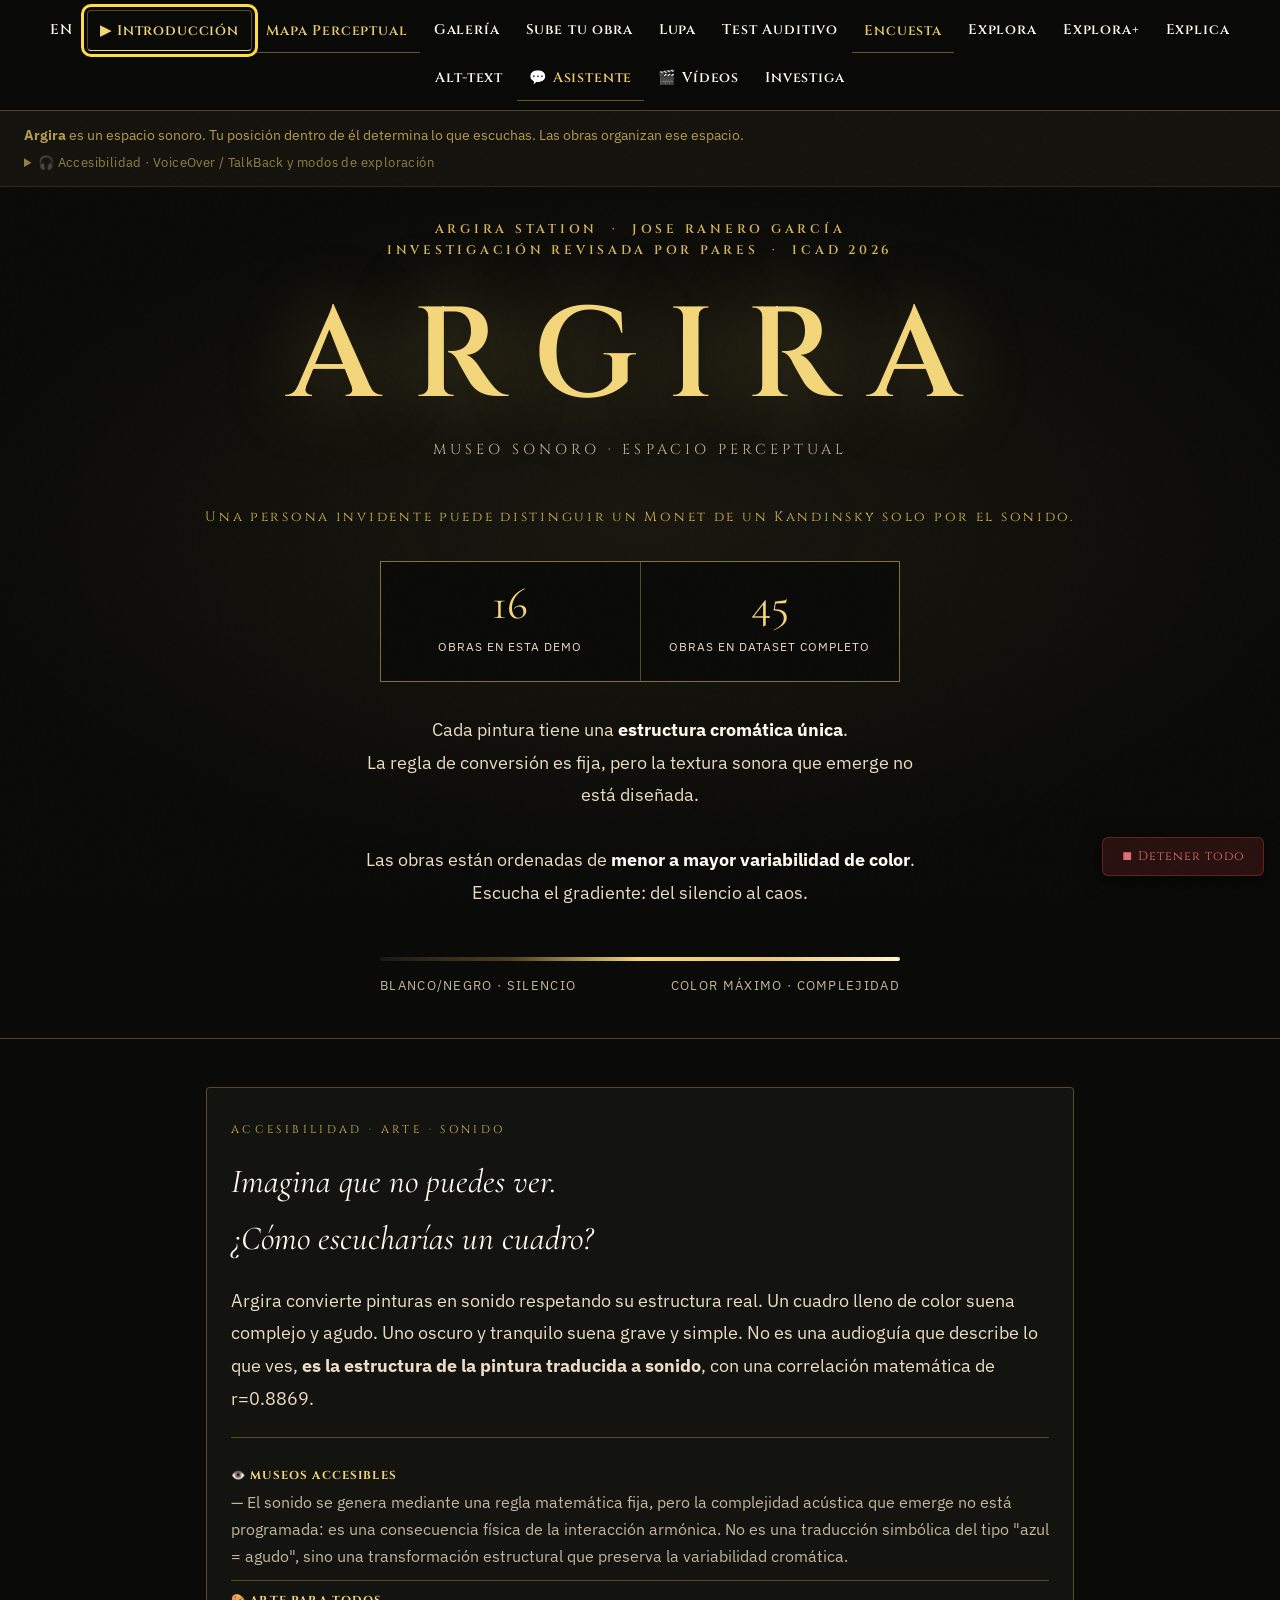
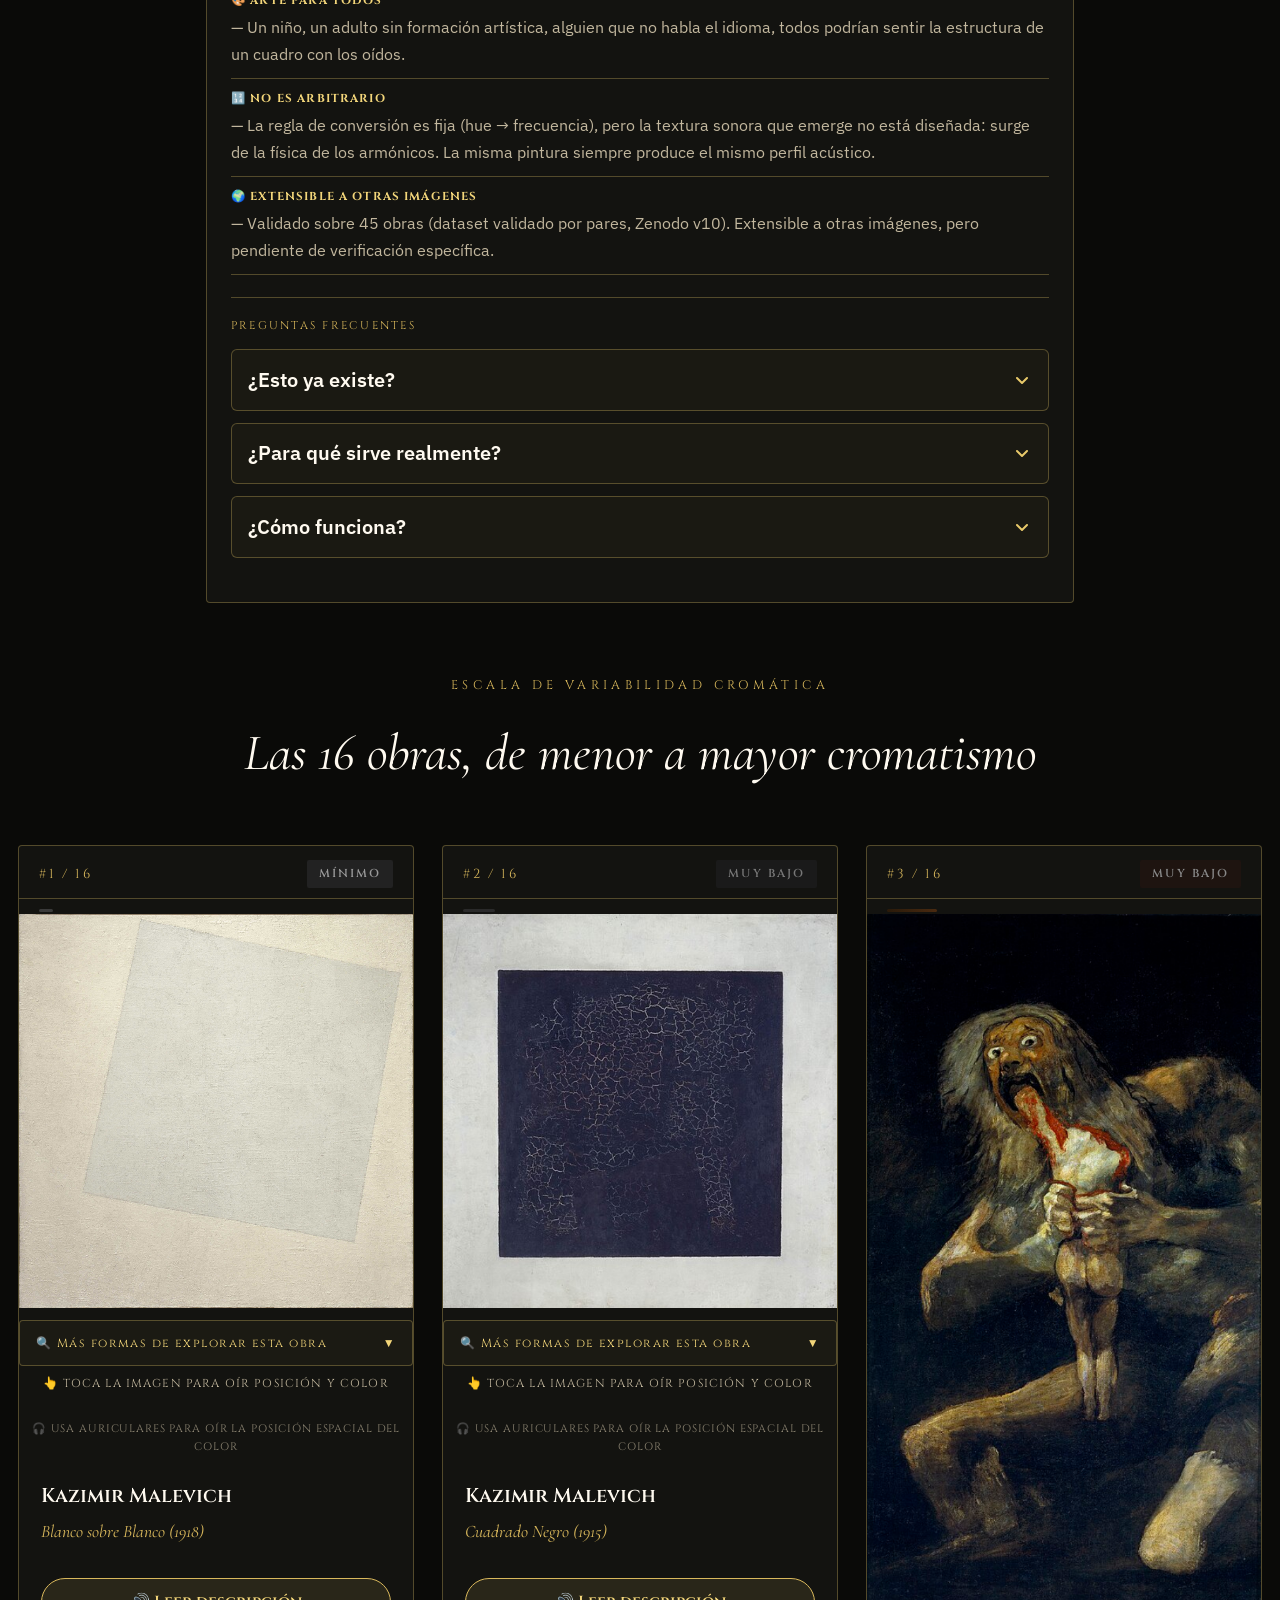
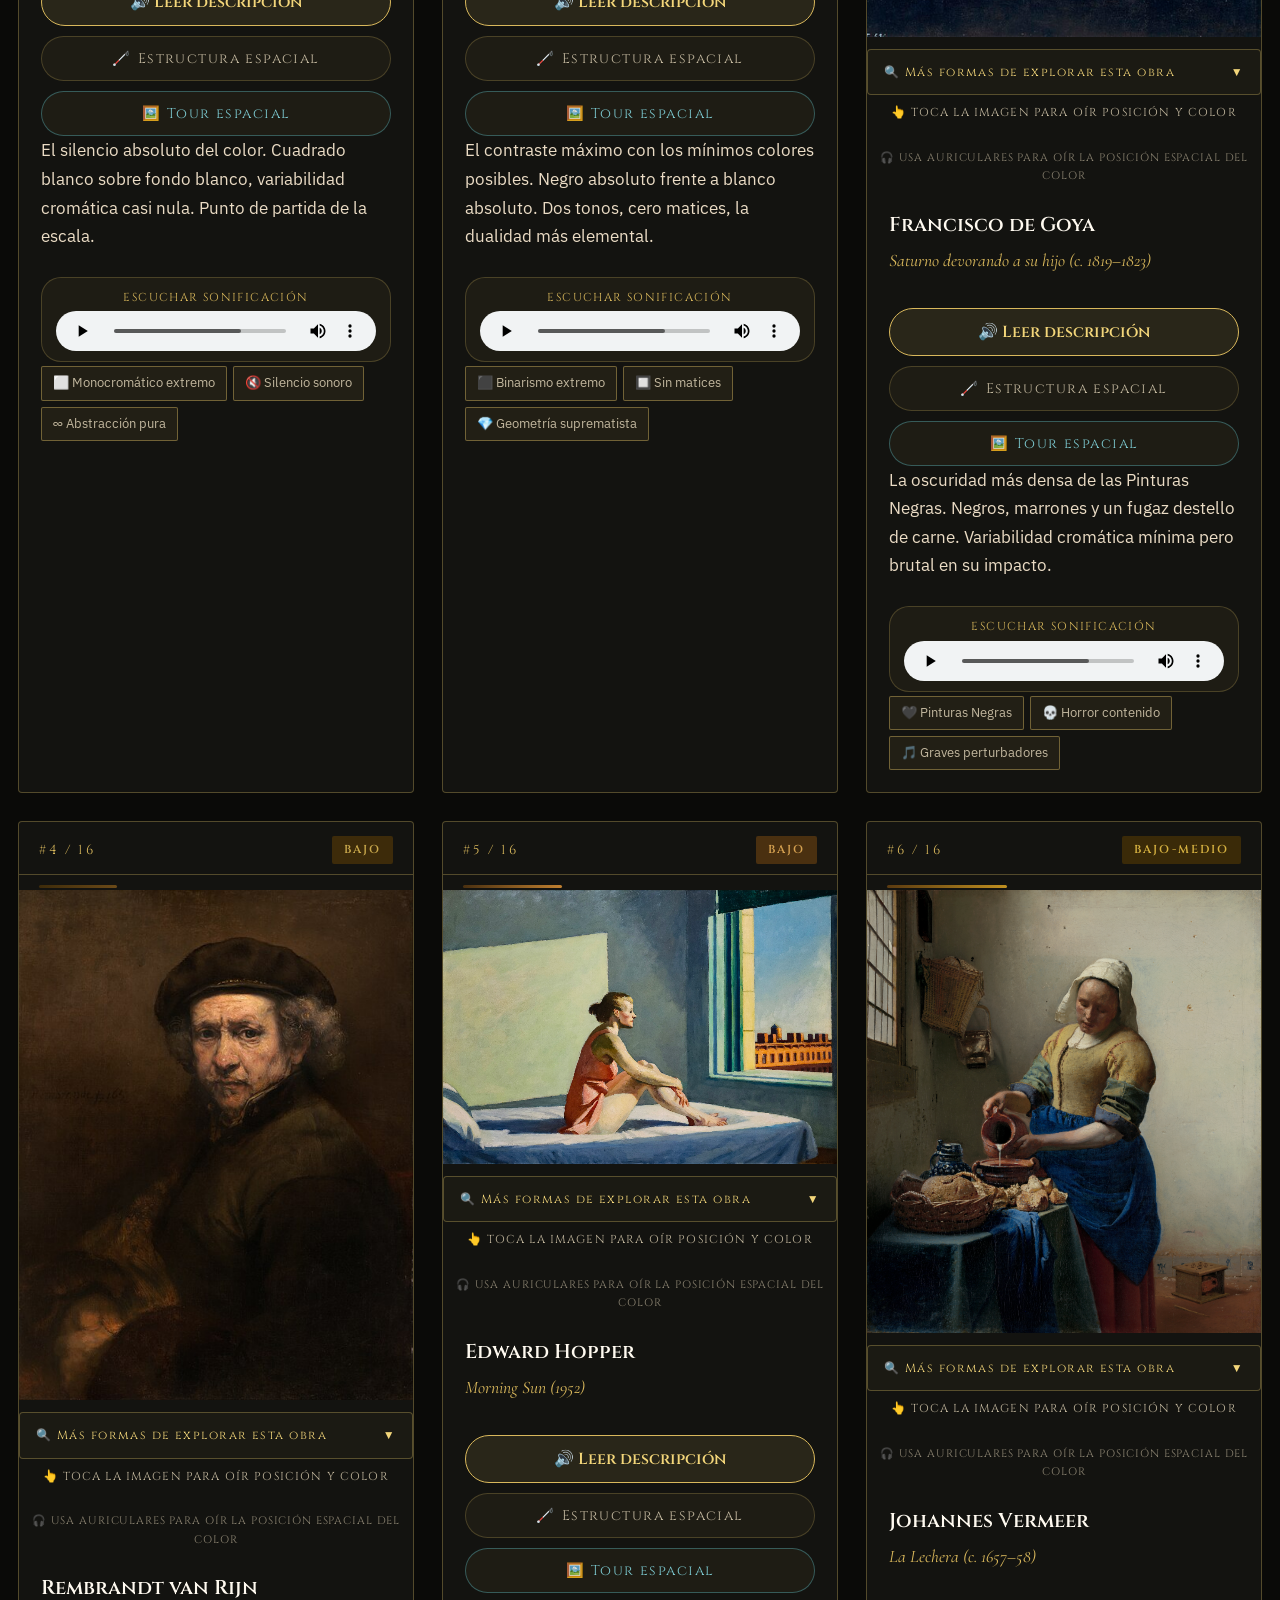
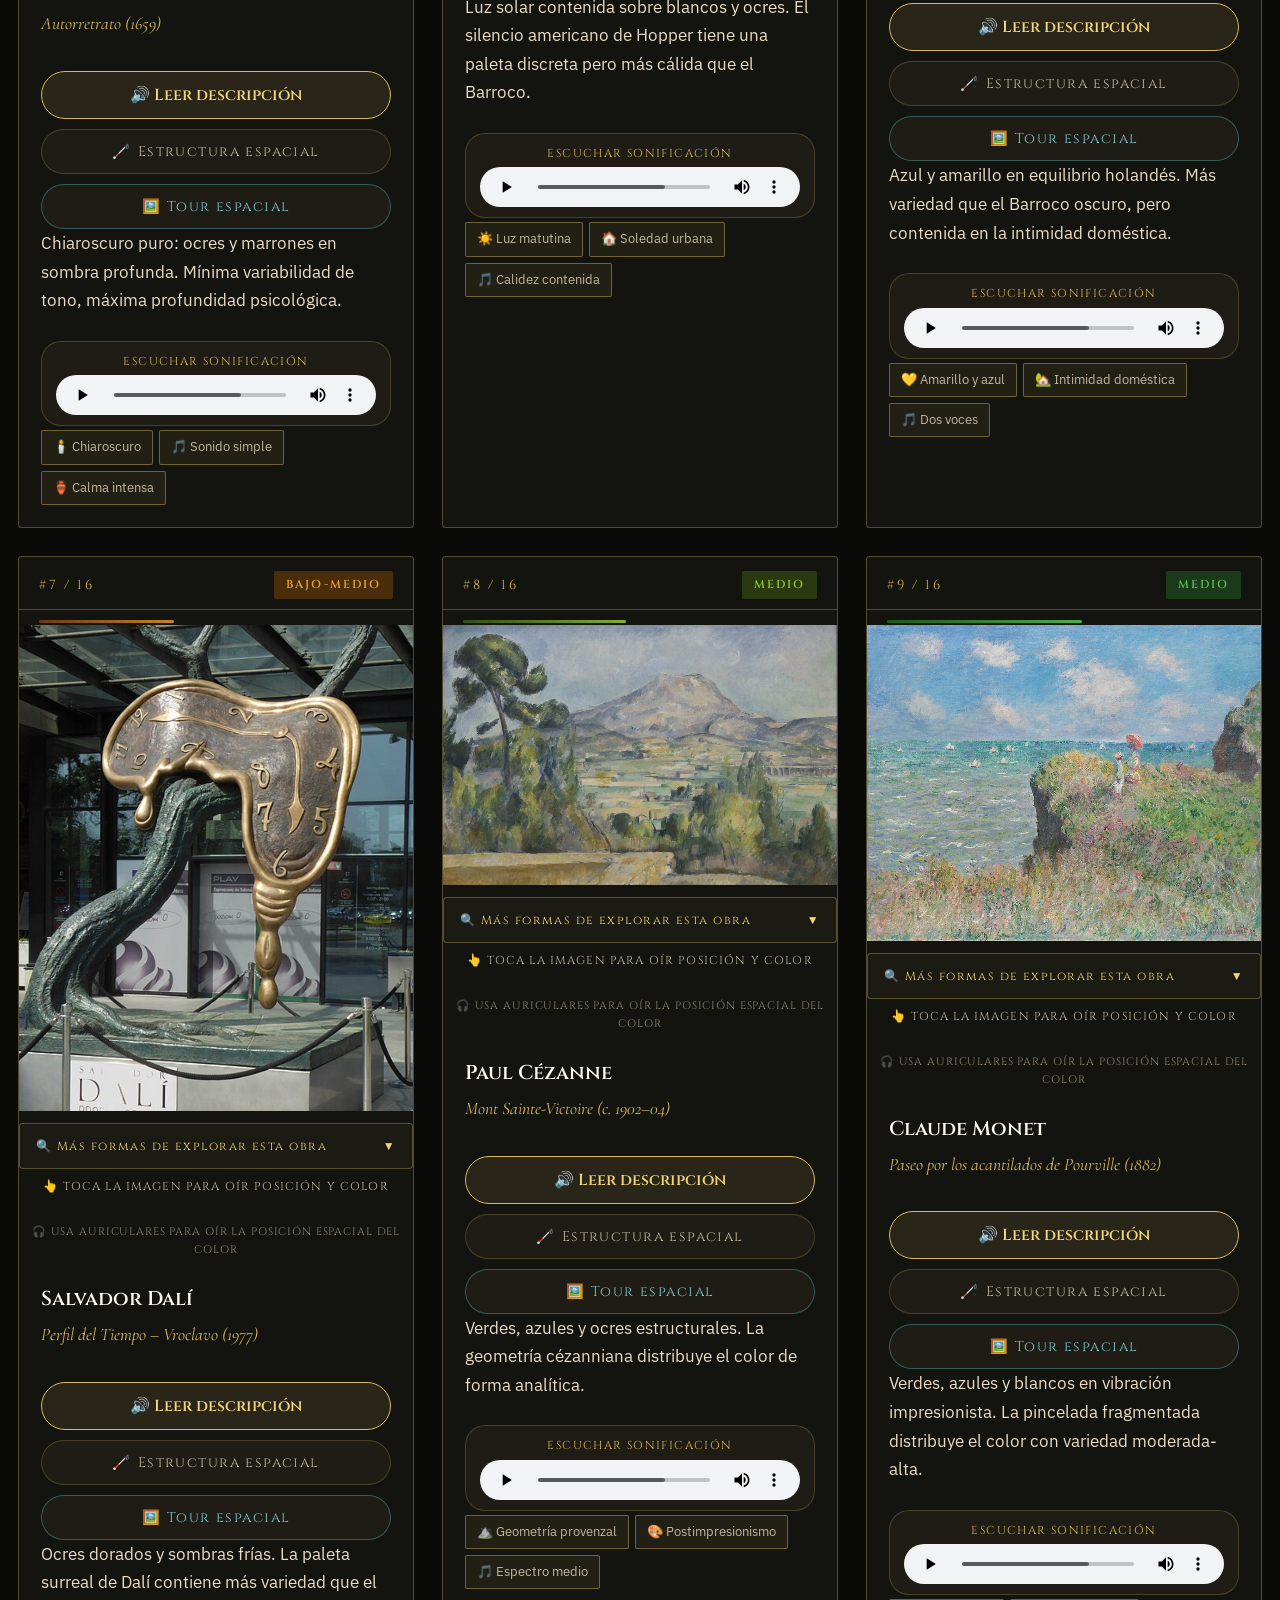
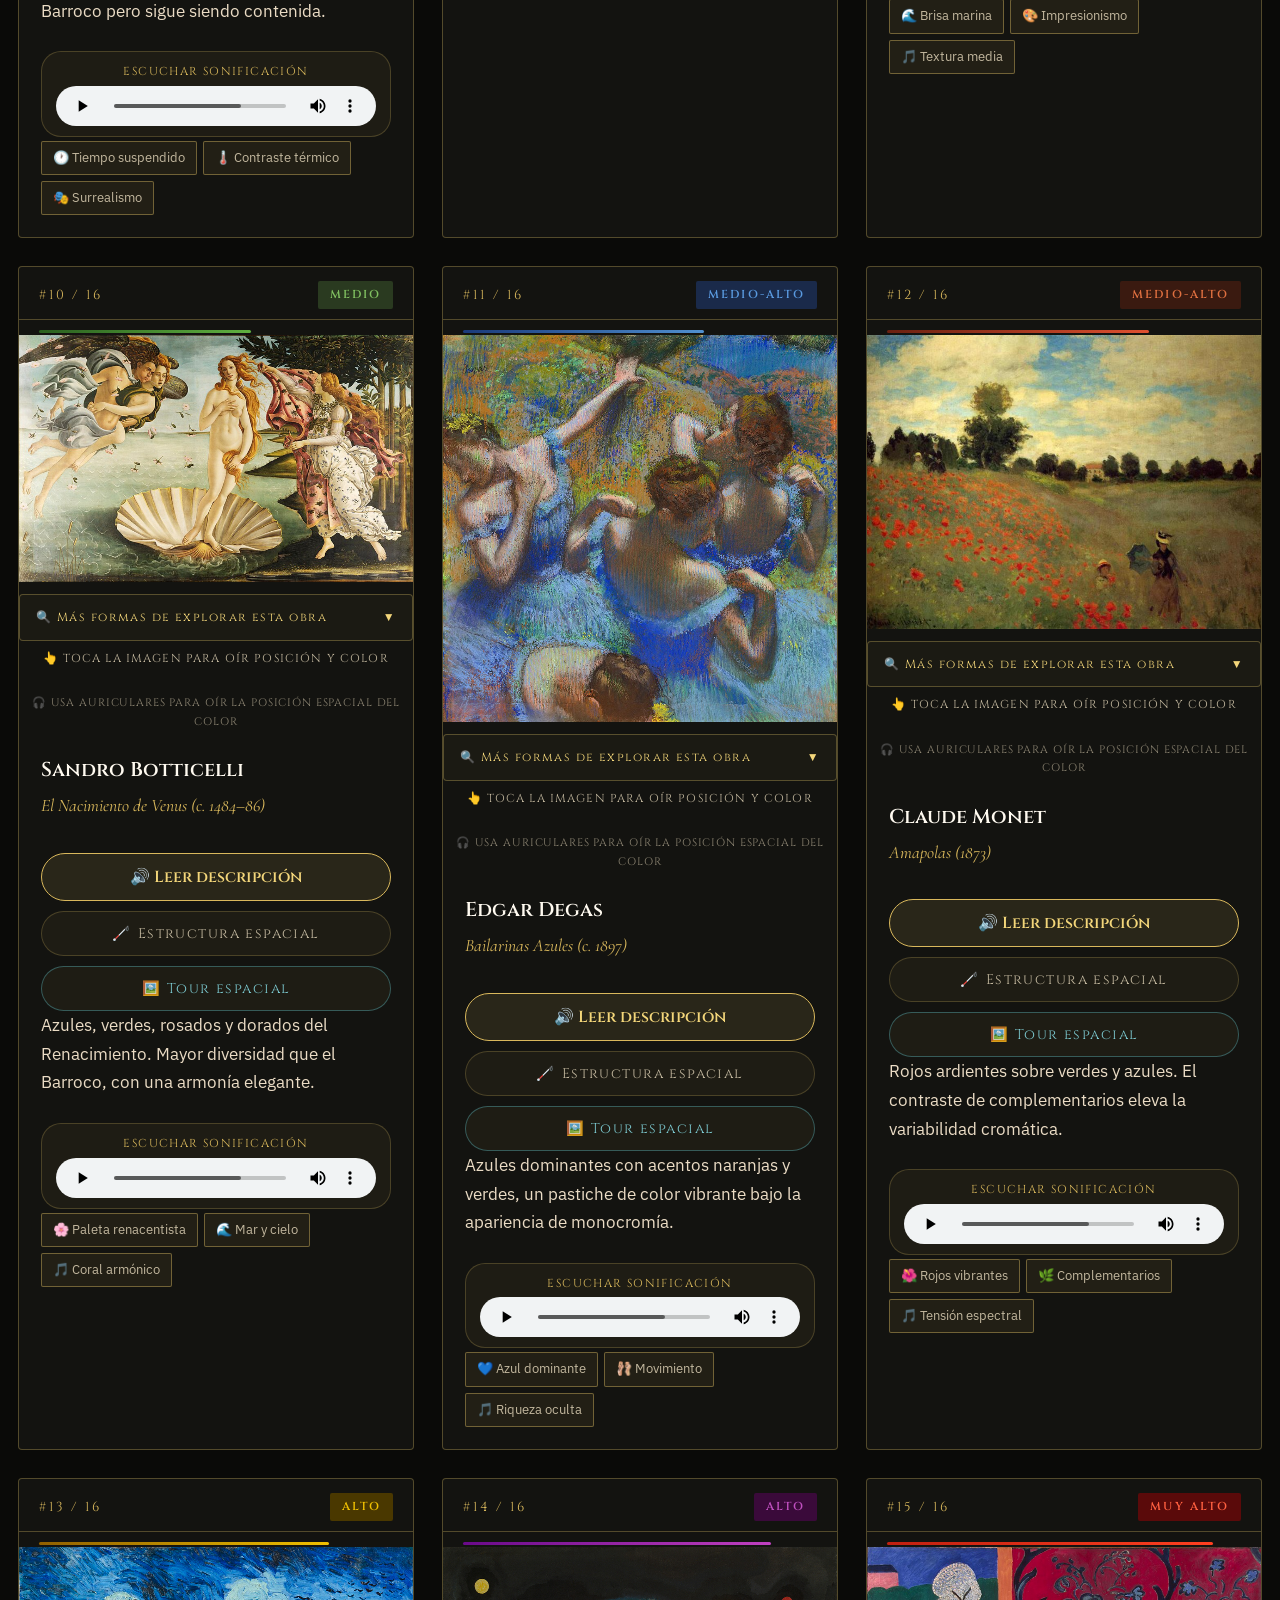
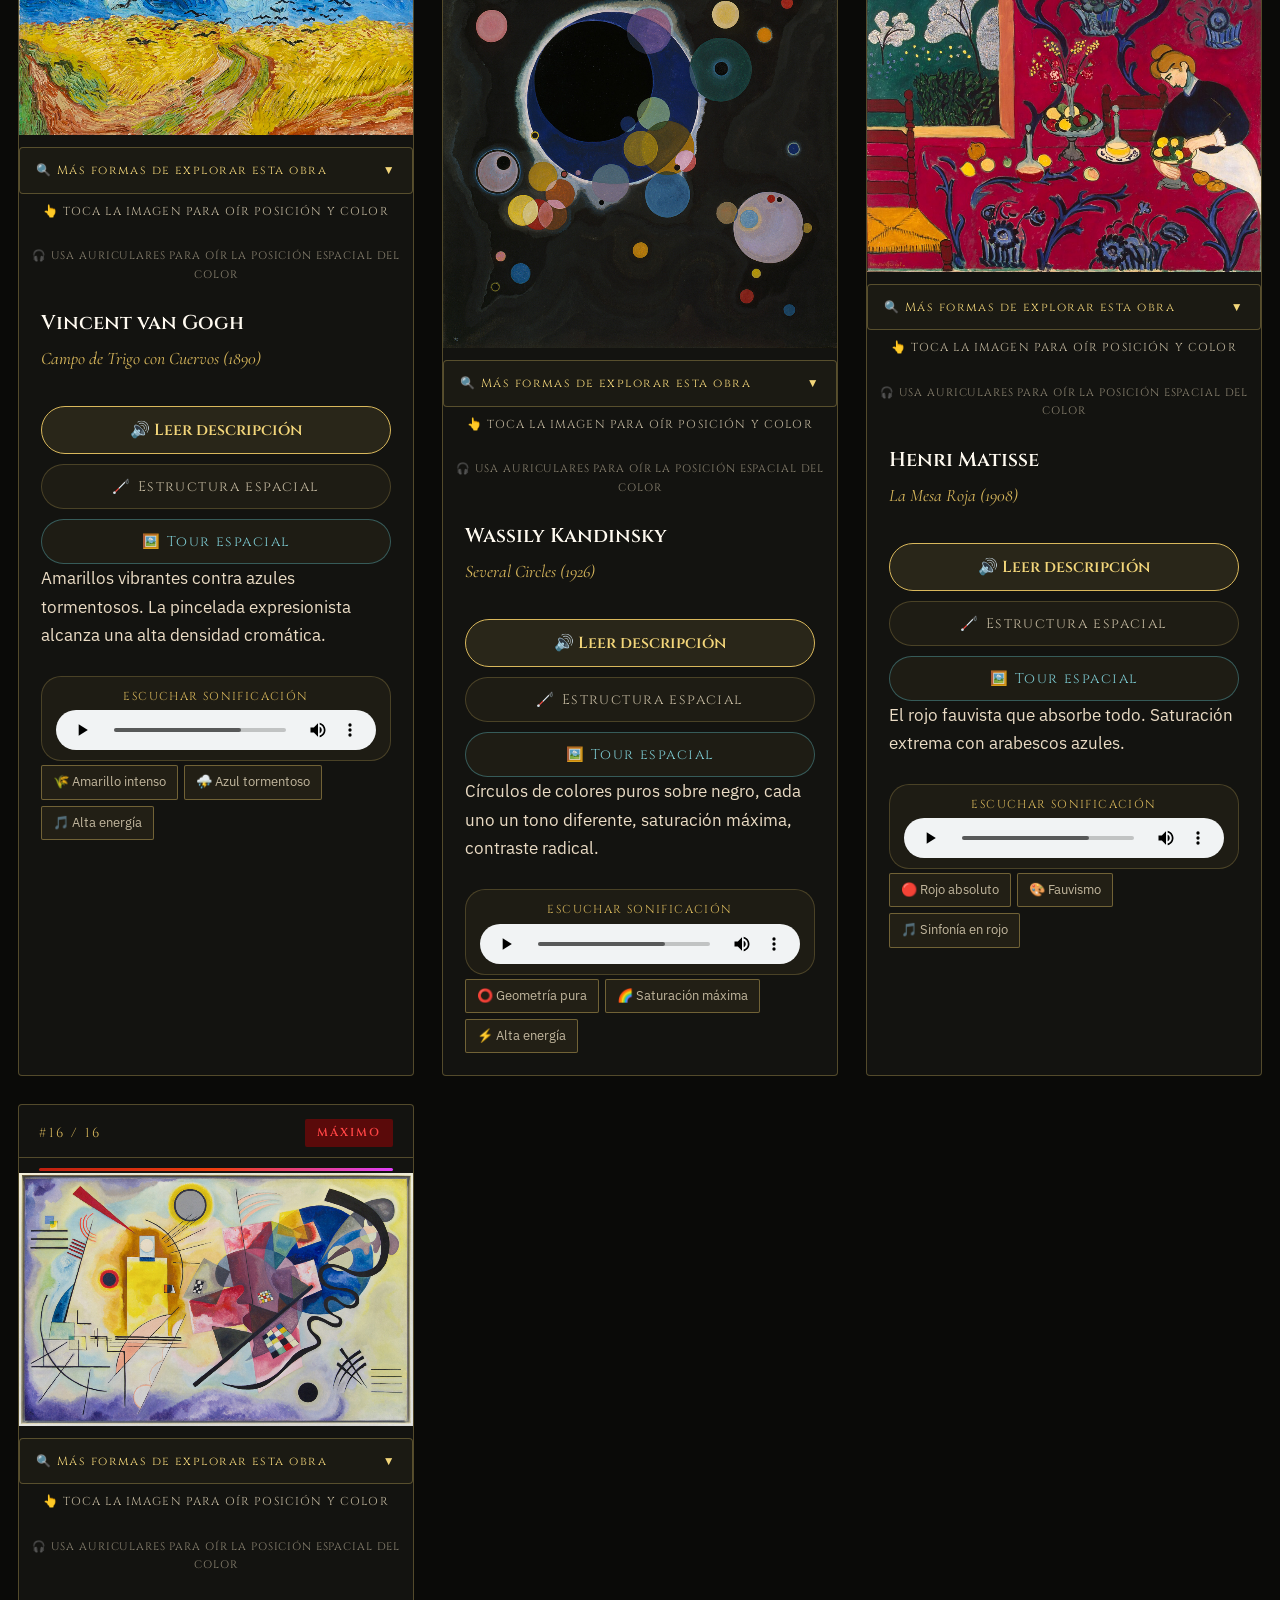
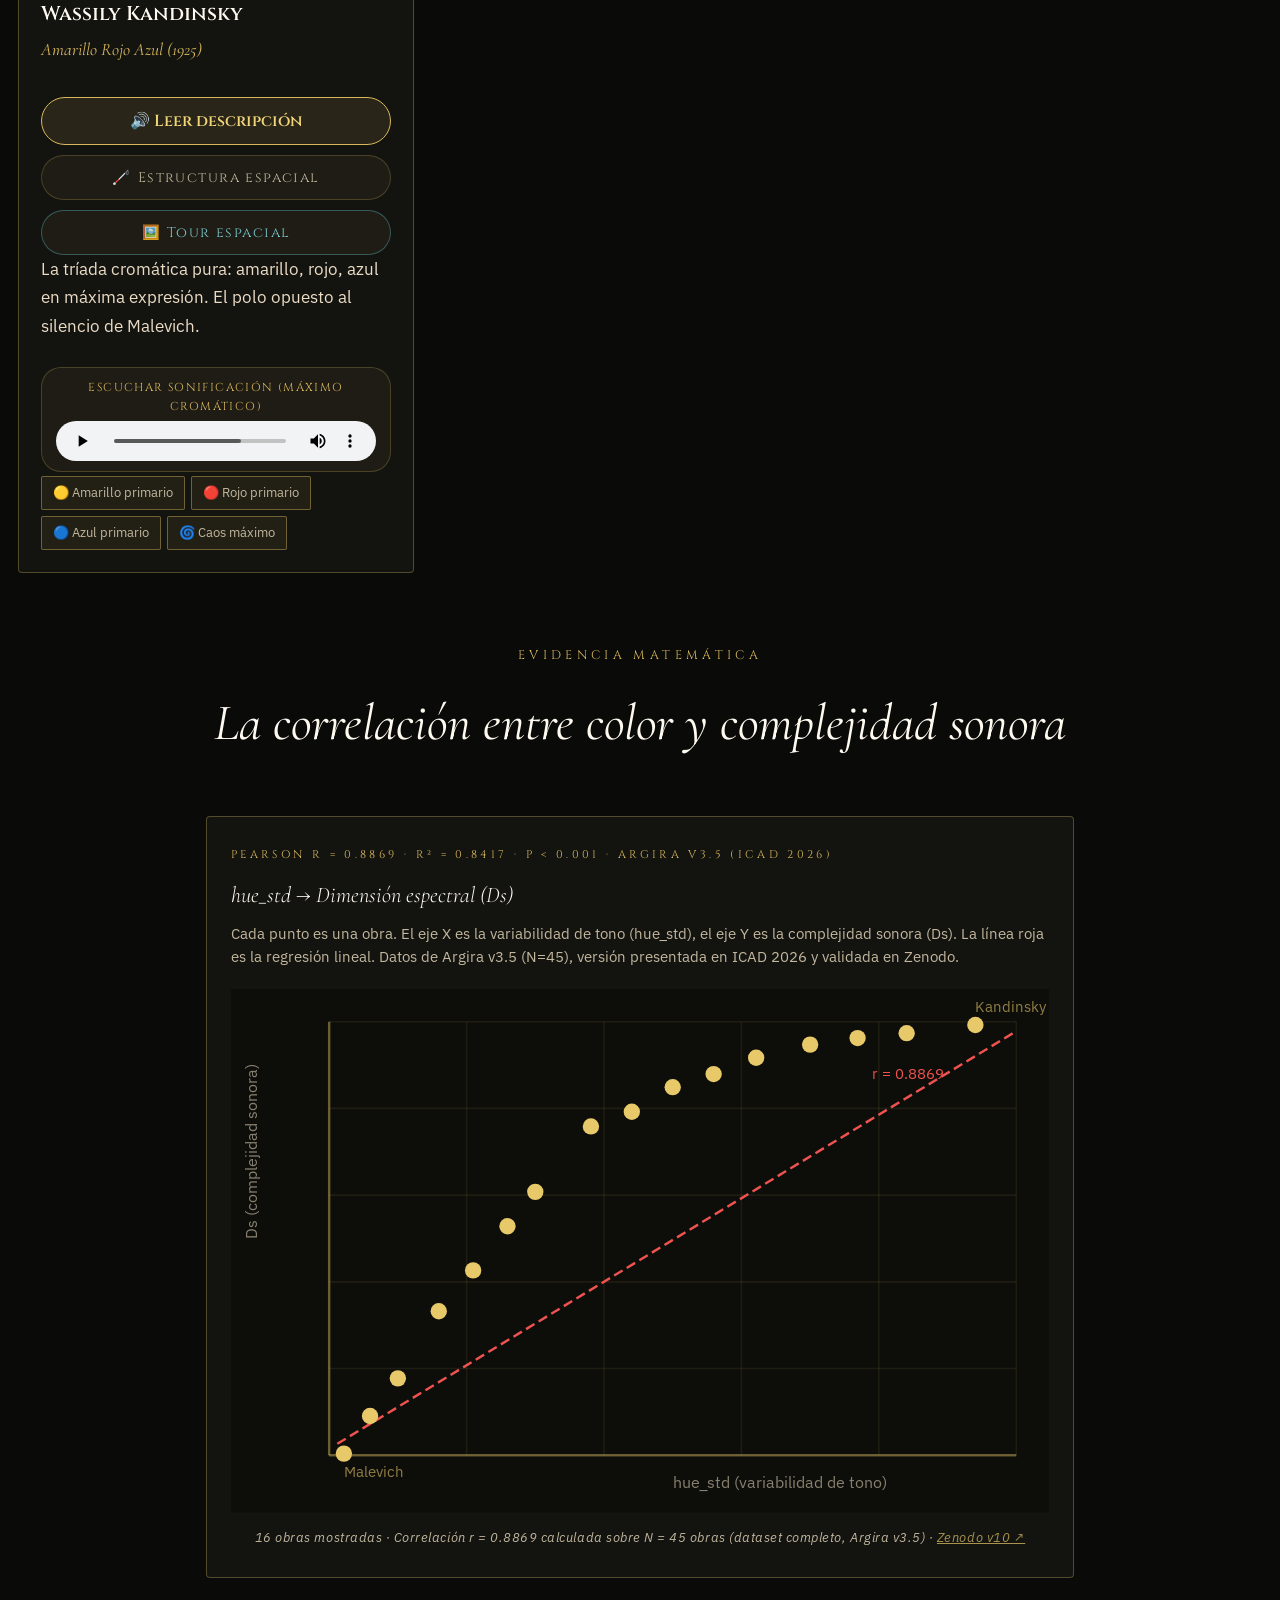
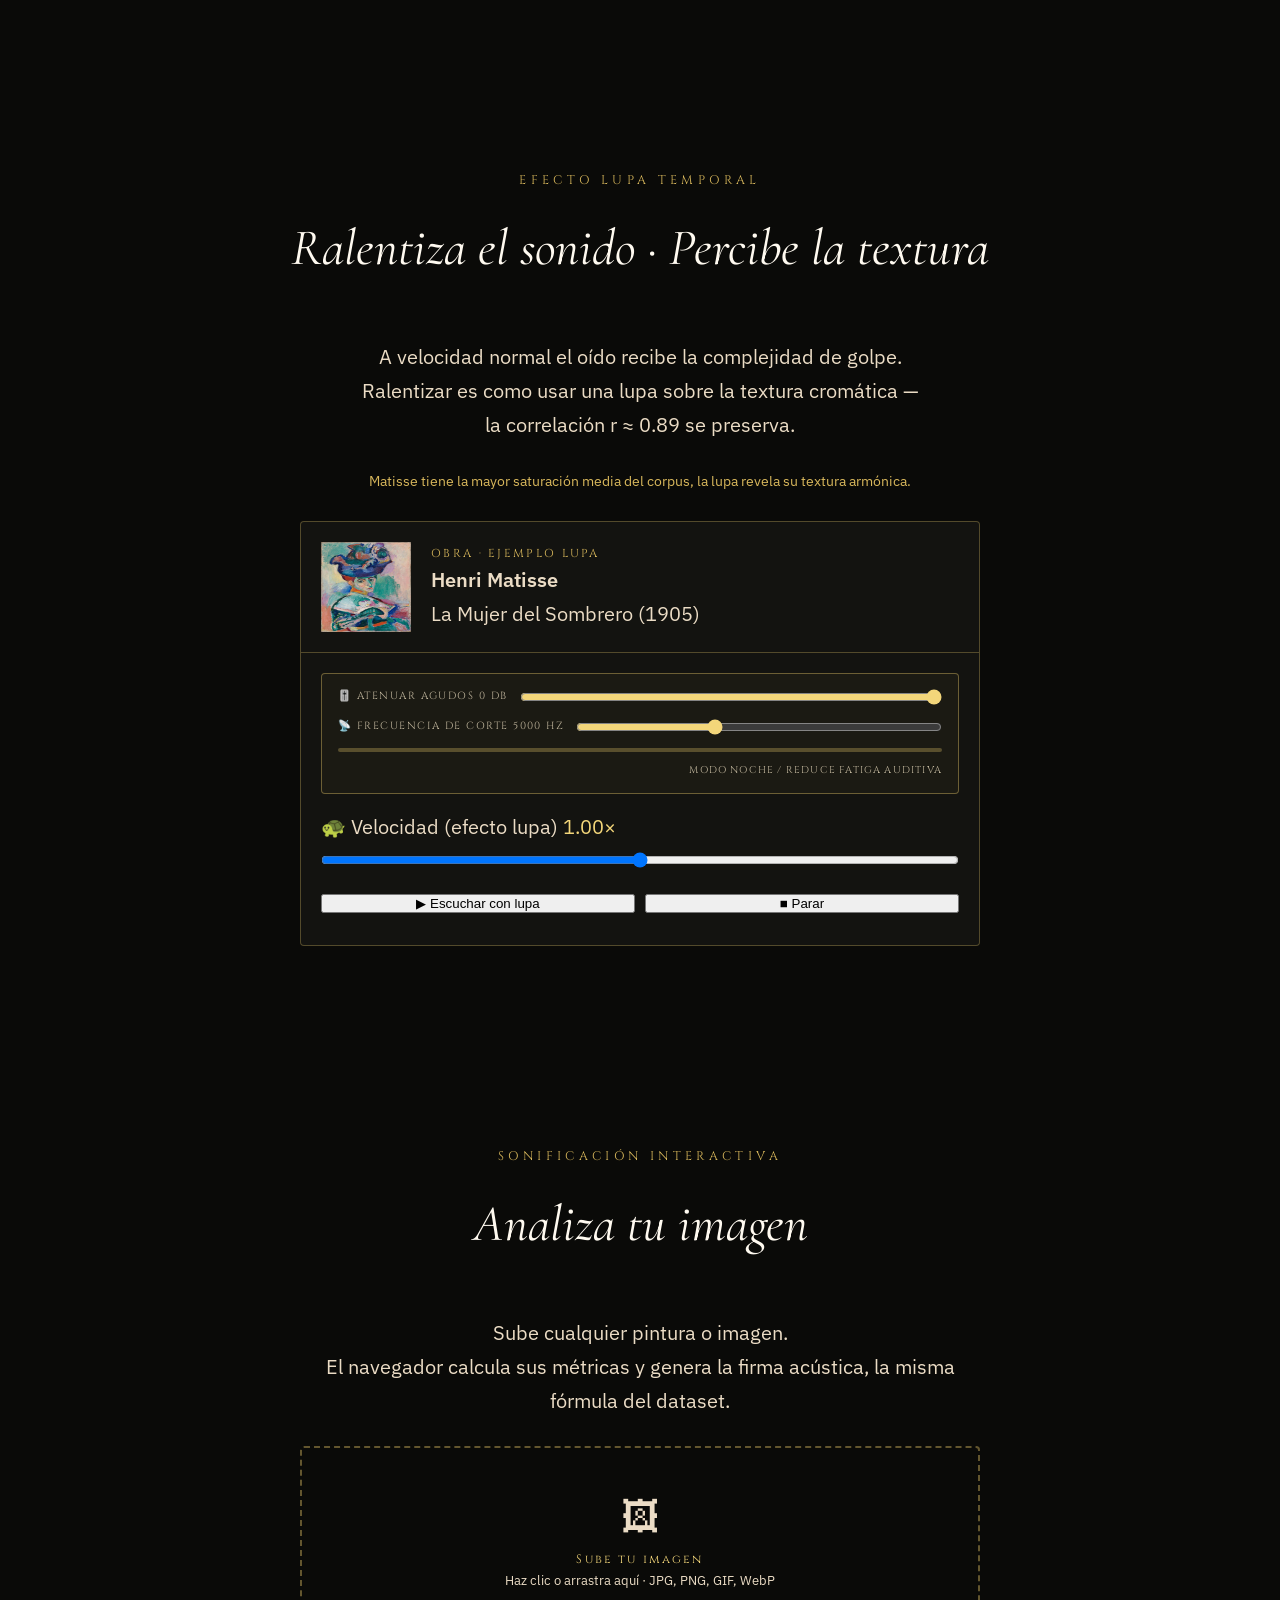
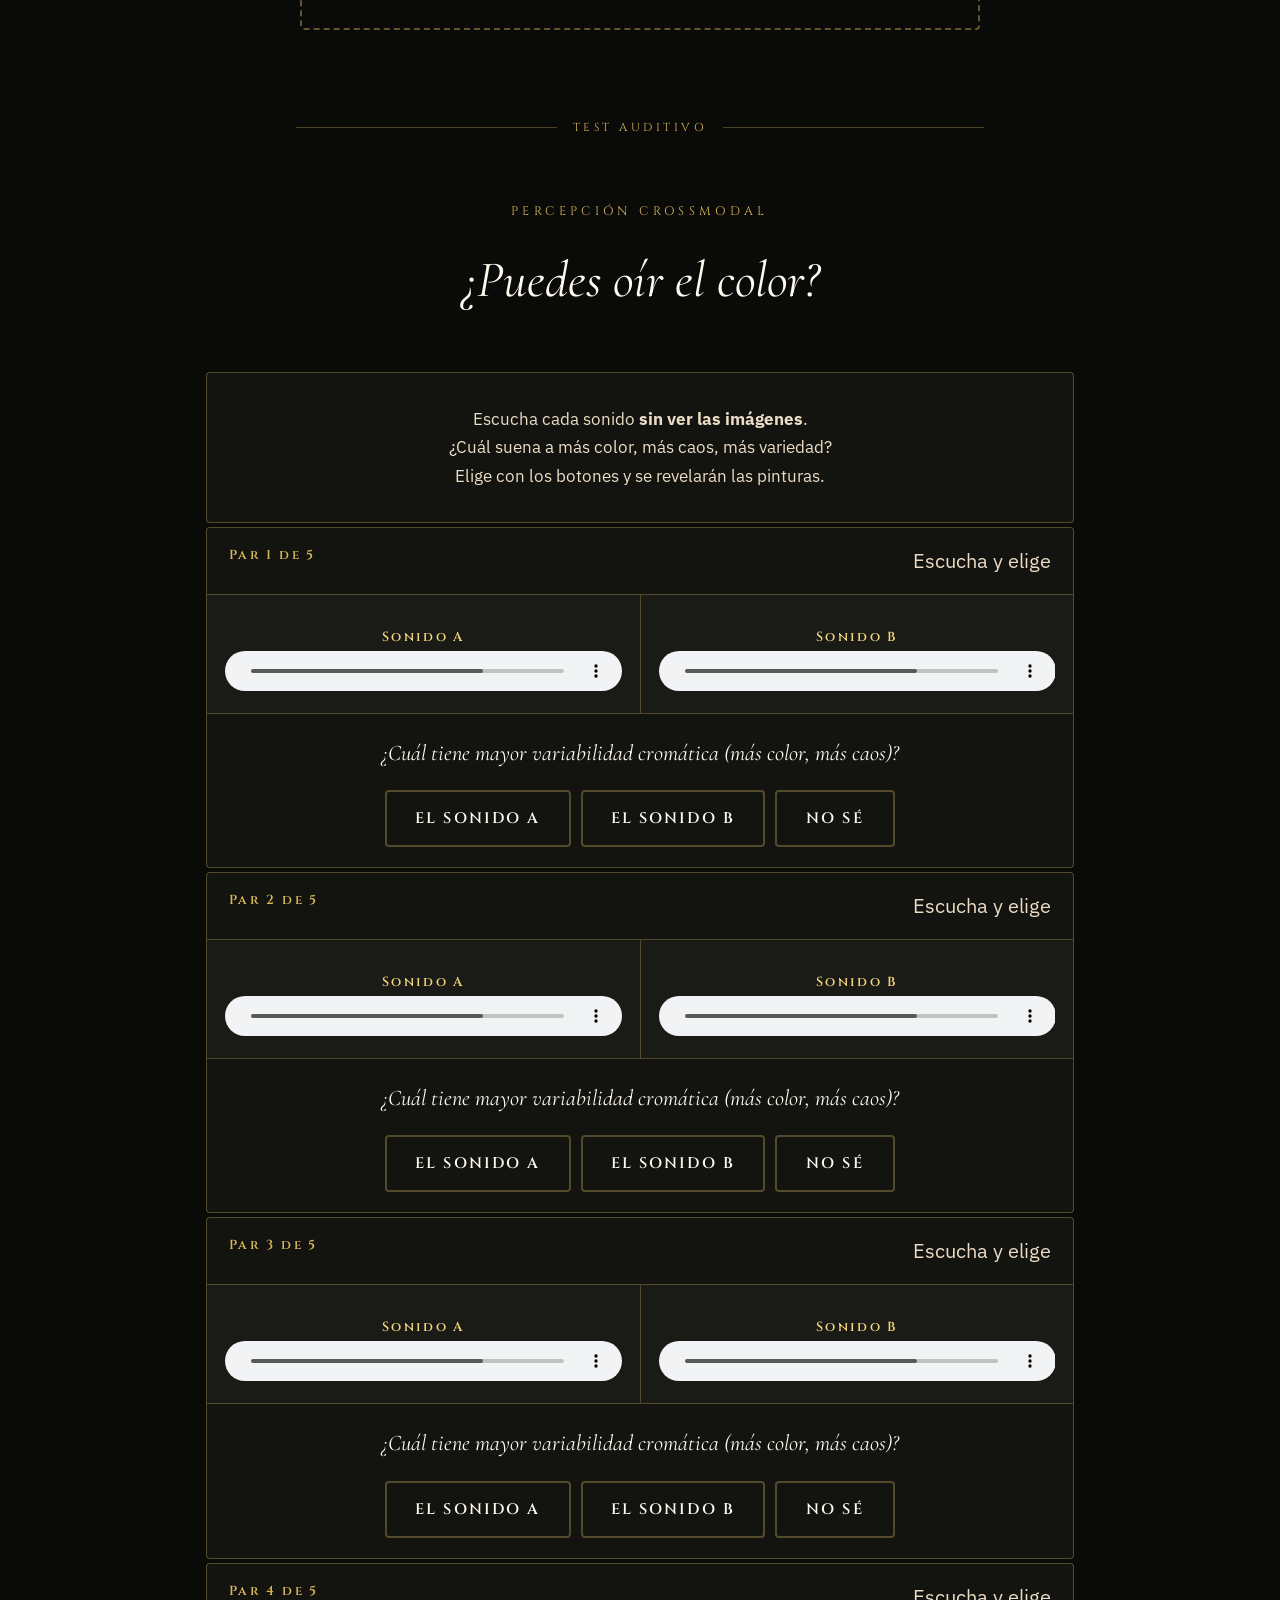
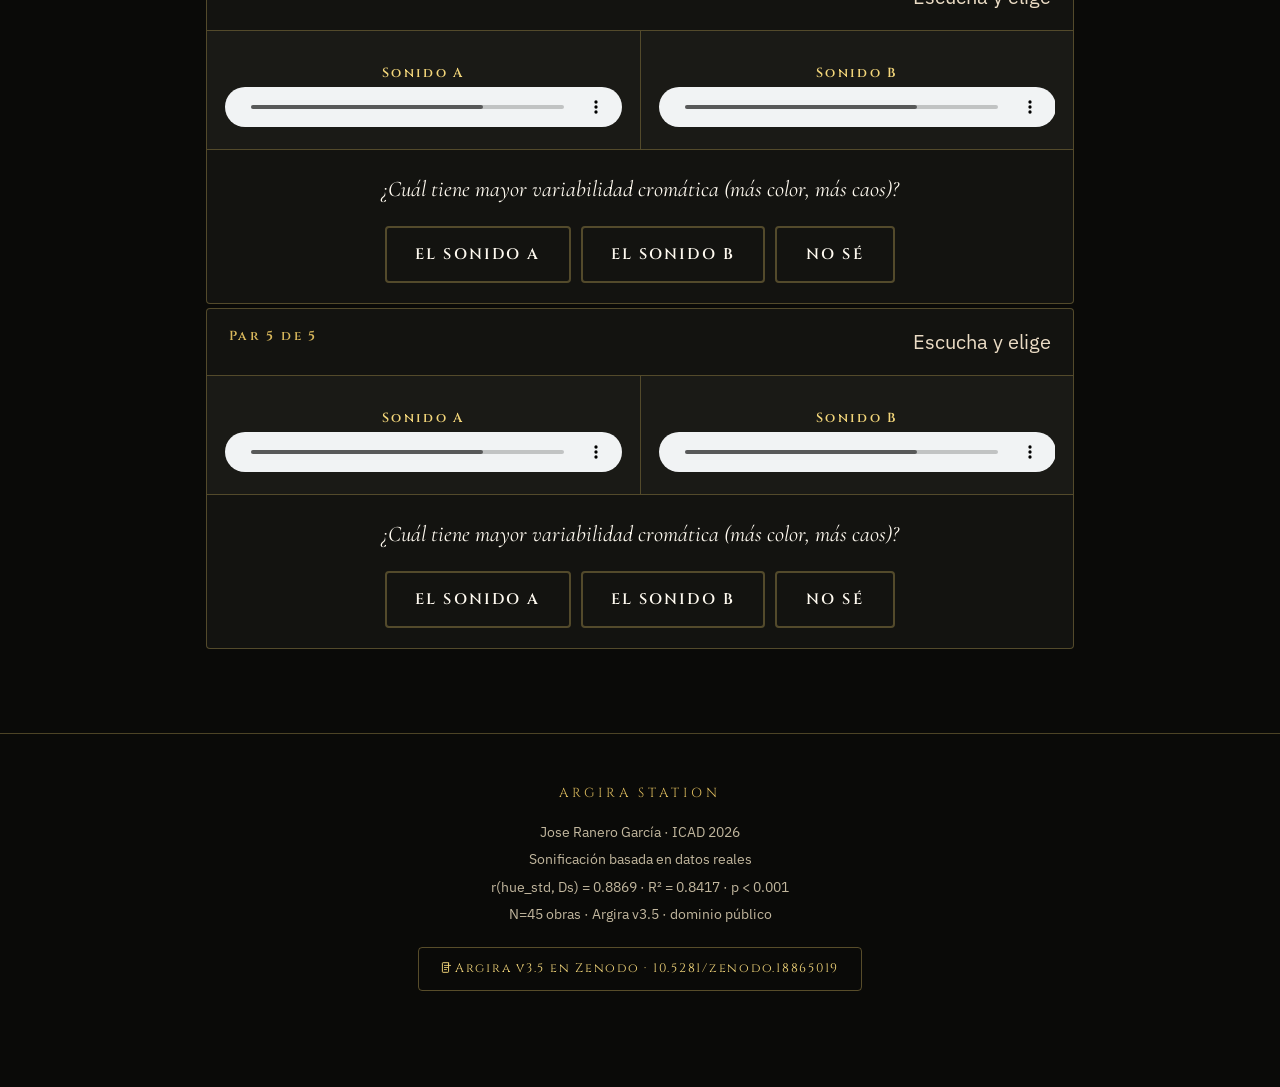
<file: index.html>
<!DOCTYPE html>
<html lang="es">
<head>
<meta charset="UTF-8">
<meta name="viewport" content="width=device-width, initial-scale=1.0, user-scalable=yes">
<title>ARGIRA – Museo Sonoro · Accesible</title>
<meta name="description" content="Argira es un museo sonoro que convierte pinturas en sonido mediante matemáticas emergentes. Correlación r=0.8869 entre estructura cromática y complejidad sonora (Argira v3.5, N=45). ICAD 2026 · Jose Ranero García.">
<link rel="canonical" href="https://argira.eus/argira-sonification/">
<meta property="og:type" content="website">
<meta property="og:url" content="https://argira.eus/argira-sonification/">
<meta property="og:title" content="ARGIRA – Museo Sonoro · Accesible">
<meta property="og:description" content="Convierte pinturas en sonido mediante matemáticas emergentes. Correlación r=0.8869 entre variabilidad cromática y complejidad sonora (Argira v3.5, N=45, ICAD 2026).">
<meta property="og:image" content="https://argira.eus/argira-sonification/3840px-Kandinsky_-_Jaune_Rouge_Bleu.jpg">
<meta property="og:image:alt" content="Amarillo Rojo Azul, Wassily Kandinsky, 1925, obra con mayor variabilidad cromática de la galería">
<meta property="og:locale" content="es_ES">
<meta name="twitter:card" content="summary_large_image">
<meta name="twitter:title" content="ARGIRA – Museo Sonoro · Accesible">
<meta name="twitter:description" content="Convierte pinturas en sonido mediante matemáticas. r=0.8869 entre color y complejidad sonora (Argira v3.5, N=45). ICAD 2026 · Jose Ranero García.">
<meta name="twitter:image" content="https://argira.eus/argira-sonification/3840px-Kandinsky_-_Jaune_Rouge_Bleu.jpg">
<meta name="twitter:image:alt" content="Amarillo Rojo Azul, Wassily Kandinsky, 1925">
<link href="https://fonts.googleapis.com/css2?family=IBM+Plex+Sans:ital,wght@0,400;0,500;0,600;1,400&family=IBM+Plex+Mono:wght@400;500&family=Cinzel:wght@400;600&family=Cormorant+Garamond:ital,wght@0,300;0,400;1,300;1,400&display=swap" rel="stylesheet">
<link rel="stylesheet" href="style.css">

<link rel="icon" href="data:image/svg+xml,<svg xmlns='http://www.w3.org/2000/svg' viewBox='0 0 100 100'><text y='.9em' font-size='90'>🎧</text></svg>">
</head>
<body>
<div id="page-title" tabindex="-1" style="position:absolute;clip:rect(0 0 0 0);clip-path:inset(50%);width:1px;height:1px;overflow:hidden;white-space:nowrap;">Argira, Museo Sonoro Accesible</div>
<a href="#contenido-principal" class="skip-link">Saltar al contenido principal</a>
<div aria-live="polite" aria-atomic="true" class="sr-only" id="live-region"></div>

<nav class="site-nav" aria-label="Navegación principal">
  <div class="site-nav-inner">
    <a href="index-en.html" class="nav-link" hreflang="en" lang="en">EN</a>
    <button id="btn-intro-audio" class="nav-link nav-intro-btn" aria-label="Escuchar introducción de Argira" type="button">▶ Introducción</button>
    <a href="https://argira.eus/argira-accesible/" class="nav-link nav-link-highlight" target="_blank" rel="noopener noreferrer">Mapa Perceptual</a>
    <a href="#galeria" class="nav-link">Galería</a>
    <a href="#analiza-tu-imagen" class="nav-link">Sube tu obra</a>
    <a href="#lupa-temporal" class="nav-link">Lupa</a>
    <a href="#test-auditivo" class="nav-link">Test Auditivo</a>
    <a href="https://argira.eus/argira-encuesta/" class="nav-link nav-link-highlight">Encuesta</a>
    <a href="explora.html" class="nav-link">Explora</a>
    <a href="https://argira.eus/argira-rma-explorer/index-es.html" class="nav-link" target="_blank" rel="noopener noreferrer">Explora+</a>
    <a href="https://argira.eus/argira-rma-explainer/" class="nav-link" target="_blank" rel="noopener noreferrer">Explica</a>
    <a href="https://argira.eus/alt-text/index_es" class="nav-link" target="_blank" rel="noopener noreferrer">Alt-text</a>
    <a href="https://argira.eus/argira-assistant/" class="nav-link nav-link-highlight" target="_blank" rel="noopener noreferrer">💬 Asistente</a>
    <a href="https://argira.eus/argira-videos/" class="nav-link" target="_blank" rel="noopener noreferrer">🎬 Vídeos</a>
    <a href="https://argira.eus/argira-investiga/" class="nav-link" target="_blank" rel="noopener noreferrer">Investiga</a>
    

  </div>
</nav>

<div class="access-guide" role="region" aria-label="Guía de accesibilidad">
  <p class="access-guide-summary" aria-label="Argira es un espacio sonoro. Tu posición dentro de él determina lo que escuchas. Las obras organizan ese espacio."><strong aria-hidden="true">Argira</strong> es un espacio sonoro. Tu posición dentro de él determina lo que escuchas. Las obras organizan ese espacio.</p>
  <details>
    <summary><span aria-hidden="true">🎧</span> Accesibilidad · VoiceOver / TalkBack y modos de exploración</summary>
    <p class="access-guide-summary" style="margin-top:10px;">
      <strong>Argira es accesible con VoiceOver y TalkBack <em>(soporte en esta página en desarrollo)</em>.</strong>
      La experiencia completa y ya accesible está en <a href="https://argira.eus/argira-accesible/">Mapa Perceptual</a>.
      Mientras tanto, navega con <kbd>Tab</kbd> · <kbd>Espacio</kbd> para reproducir ·
      <kbd>⏹ Detener todo</kbd> siempre disponible.
    </p>
    <ul>
      <li><strong>👆 Tocar</strong> — Toca cualquier zona de la imagen. La voz dice la posición, el nombre del color, su frecuencia en Hz y qué objeto hay en ese punto. Simultáneamente suena un tono.</li>
      <li><strong>🖐 Barrido</strong> — Desliza el dedo por la imagen para explorarla de corrido. El sonido cambia en tiempo real.</li>
      <li><strong>🦯 Braille</strong> <em>(en desarrollo)</em> — Como Barrido, pero la voz termina de describir cada zona antes de avanzar. Diseñado para no perderse ningún detalle. Mejoras en curso.</li>
      <li><strong>🖼️ Tour espacial</strong> — Pulsa el botón y la obra se describe sola, zona a zona, siguiendo las horas del reloj (12h → 1h → … → centro).</li>
      <li><strong>🔊 Leer descripción</strong> — Lee en voz alta la descripción completa de cada cuadro.</li>
      <li><strong>🐢 Lupa temporal</strong> — Ralentiza el audio hasta 0.5× para percibir la textura cromática con más detalle.</li>
      <li><strong>📳 Vibración</strong> — En Android, cada toque vibra de forma diferente según la complejidad de color de la obra. En iOS, la vibración háptica no está disponible actualmente, pero los modos Tocar y Barrido funcionan con audio completo.</li>
    </ul>
    <p class="access-guide-feedback">No podemos probar Argira con todos los lectores de pantalla. Si algo no funciona como esperas — un botón que no se anuncia, un audio que no responde — puedes contárnoslo en la <a href="https://argira.eus/argira-encuesta/">encuesta</a>. Cada aviso ayuda a mejorar.</p>
  </details>
</div>

<header class="hero" id="hero">
  <p class="hero-eyebrow" aria-label="Argira Station. Jose Ranero García. Investigación revisada por pares. ICAD 2026">Argira Station &nbsp;·&nbsp; Jose Ranero García<br>Investigación revisada por pares &nbsp;·&nbsp; ICAD 2026</p>
  <h1 class="hero-title" aria-label="Argira">ARGIRA</h1>
  <p class="hero-sub" aria-label="Museo Sonoro, Espacio Perceptual">Museo Sonoro · Espacio Perceptual</p>
  <p class="bridge-phrase">Una persona invidente puede distinguir un Monet de un Kandinsky solo por el sonido.</p>
  <a href="#galeria" class="skip-link">Saltar directamente a las obras (galería)</a>
  <div class="stats-grid">
    <div class="stat"><span class="stat-value">16</span><span class="stat-label">Obras en esta demo</span></div>
    <div class="stat"><span class="stat-value">45</span><span class="stat-label">Obras en Dataset completo</span></div>
  </div>

  <p class="hero-desc">Cada pintura tiene una <strong>estructura cromática única</strong>.<br>La regla de conversión es fija, pero la textura sonora que emerge no está diseñada.<br><br>Las obras están ordenadas de <strong>menor a mayor variabilidad de color</strong>.<br>Escucha el gradiente: del silencio al caos.</p>
  <div class="scale-bar">
    <div class="scale-bar-track"></div>
    <div class="scale-bar-labels"><span>Blanco/Negro · Silencio</span><span>Color máximo · Complejidad</span></div>
  </div>
</header>

<main id="contenido-principal">
  <div class="access-intro">
    <div class="access-box">
      <span class="access-eyebrow">Accesibilidad · Arte · Sonido</span>
      <h2 class="access-title">Imagina que no puedes ver.<br>¿Cómo escucharías un cuadro?</h2>
      <a href="#galeria" class="skip-link">Saltar directamente a las obras (galería)</a>
      <p class="access-body">Argira convierte pinturas en sonido respetando su estructura real. Un cuadro lleno de color suena complejo y agudo. Uno oscuro y tranquilo suena grave y simple. No es una audioguía que describe lo que ves, <strong>es la estructura de la pintura traducida a sonido</strong>, con una correlación matemática de r=0.8869.</p>
      <ul class="access-uses">
        <li><strong>👁️ Museos accesibles</strong> — El sonido se genera mediante una regla matemática fija, pero la complejidad acústica que emerge no está programada: es una consecuencia física de la interacción armónica. No es una traducción simbólica del tipo "azul = agudo", sino una transformación estructural que preserva la variabilidad cromática.</li>
        <li><strong>🎨 Arte para todos</strong> — Un niño, un adulto sin formación artística, alguien que no habla el idioma, todos podrían sentir la estructura de un cuadro con los oídos.</li>
        <li><strong>🔢 No es arbitrario</strong> — La regla de conversión es fija (hue → frecuencia), pero la textura sonora que emerge no está diseñada: surge de la física de los armónicos. La misma pintura siempre produce el mismo perfil acústico.</li>
        <li><strong>🌍 Extensible a otras imágenes</strong> — Validado sobre 45 obras (dataset validado por pares, Zenodo v10). Extensible a otras imágenes, pero pendiente de verificación específica.</li>
      </ul>
      <div class="access-faq">
        <span class="access-faq-title">Preguntas frecuentes</span>
        <details class="faq-item"><summary class="faq-q">¿Esto ya existe?</summary><p class="faq-a">Sí, hay sistemas de sonificación. Pero Argira nació aplicando la correlación de Pearson (1895) y la regresión lineal para medir la relación entre variabilidad de tono y complejidad sonora. Al analizar 45 obras (dataset validado por pares, Zenodo v10), la correlación r&nbsp;=&nbsp;0.8869 emergió de los datos.</p></details>
        <details class="faq-item"><summary class="faq-q">¿Para qué sirve realmente?</summary><p class="faq-a">Para que una persona invidente pueda distinguir un Monet de un Rothko solo por el sonido.</p></details>
        <details class="faq-item"><summary class="faq-q">¿Cómo funciona?</summary><p class="faq-a">El sonido se genera mediante una regla matemática fija, pero la complejidad acústica que emerge no está programada: es una consecuencia física de la interacción armónica. No es una traducción simbólica del tipo "azul = agudo", sino una transformación estructural que preserva la variabilidad cromática.</p></details>
      </div>
    </div>
  </div>

  <!-- ========== GALERÍA (16 obras completas) ========== -->
  <section id="galeria" tabindex="-1">
    <div class="section-header">
      <span class="section-label">Escala de variabilidad cromática</span>
      <h2 class="section-title" id="galeria-titulo">Las 16 obras, de menor a mayor cromatismo</h2>
    </div>
    <div class="gallery" role="list">
      <!-- Aquí van las 16 tarjetas. Como son muchas, pondré una por una con los datos que ya tenías. -->
      <!-- #1 Malevich -->
      <article class="card" role="listitem">
        <div class="card-number-bar"><span class="card-num">#1 / 16</span><span class="chroma-level" style="background:#222;color:#999;">MÍNIMO</span></div>
        <div class="chroma-bar-wrap" role="img" aria-label="Variabilidad cromática: 4% — Mínimo"><div class="chroma-bar" aria-hidden="true" style="width:4%;background:#3a3a3a;"></div></div>
        <img class="card-image" src="White_on_White_(Malevich,_1918).png" alt="Blanco sobre Blanco, Kazimir Malevich, 1918" width="720" height="405" loading="lazy" crossorigin="anonymous">
        <div class="card-body">
          <button type="button" class="speak-btn" aria-label="Leer descripción de Blanco sobre Blanco, Kazimir Malevich, 1918" data-text="Blanco sobre Blanco, Kazimir Malevich, 1918. Lienzo completamente blanco con un cuadrado blanco girado levemente, apenas distinguible del fondo. Abstracción suprematista en su máxima reducción: ausencia casi total de color y contraste.">🔊 Leer descripción</button>
          <h3 class="card-artist">Kazimir Malevich</h3>
          <p class="card-work">Blanco sobre Blanco (1918)</p>
          <p class="card-desc">El silencio absoluto del color. Cuadrado blanco sobre fondo blanco, variabilidad cromática casi nula. Punto de partida de la escala.</p>
          <div class="sound-profile"><span class="sound-profile-title">Perfil Sonoro</span>Frecuencia dominante: grave, casi inaudible. Textura: tono puro sin armónicos. Dimensión fractal mínima, el sonido más cercano al silencio que genera estructura.</div>
          <div class="audio-wrap"><span class="audio-label">Escuchar sonificación</span><audio controls aria-label="Sonificación de Blanco sobre Blanco, Kazimir Malevich"><source src="White_on_White_(Malevich,_1918).wav" type="audio/wav"></audio></div>
                              <div class="card-tags"><span class="tag" aria-hidden="true">⬜ Monocromático extremo</span><span class="tag" aria-hidden="true">🔇 Silencio sonoro</span><span class="tag" aria-hidden="true">∞ Abstracción pura</span></div>
        </div>
      </article>

      <!-- #2 Malevich - Cuadrado Negro -->
      <article class="card" role="listitem">
        <div class="card-number-bar"><span class="card-num">#2 / 16</span><span class="chroma-level" style="background:#1a1a1a;color:#777;">MUY BAJO</span></div>
        <div class="chroma-bar-wrap" role="img" aria-label="Variabilidad cromática: 9% — Muy bajo"><div class="chroma-bar" aria-hidden="true" style="width:9%;background:#2a2a2a;"></div></div>
        <img class="card-image" src="Malevich_Cuadrado_Negro_1915.jpg" alt="Cuadrado Negro, Kazimir Malevich, 1915" width="720" height="405" loading="lazy" crossorigin="anonymous">
        <div class="card-body">
          <button type="button" class="speak-btn" aria-label="Leer descripción de Cuadrado Negro, Kazimir Malevich, 1915" data-text="Cuadrado Negro, Kazimir Malevich, 1915. Un cuadrado negro perfecto centrado sobre un fondo blanco. La obra suprematista más icónica: máximo contraste binario, pero solo dos colores: negro y blanco. Ninguna variación de tono o matiz.">🔊 Leer descripción</button>
          <h3 class="card-artist">Kazimir Malevich</h3>
          <p class="card-work">Cuadrado Negro (1915)</p>
          <p class="card-desc">El contraste máximo con los mínimos colores posibles. Negro absoluto frente a blanco absoluto. Dos tonos, cero matices, la dualidad más elemental.</p>
          <div class="sound-profile"><span class="sound-profile-title">Perfil Sonoro</span>Dos frecuencias: una grave (negro) y una alta (blanco). Sin modulación entre ellas. El contraste extremo genera una tensión tonal estática, como una nota pedal y su armónico fundamental.</div>
          <div class="audio-wrap"><span class="audio-label">Escuchar sonificación</span><audio controls aria-label="Sonificación de Cuadrado Negro, Kazimir Malevich"><source src="Malevich_Cuadrado_Negro_1915.wav" type="audio/wav"></audio></div>
                              <div class="card-tags"><span class="tag" aria-hidden="true">⬛ Binarismo extremo</span><span class="tag" aria-hidden="true">🔲 Sin matices</span><span class="tag" aria-hidden="true">💎 Geometría suprematista</span></div>
        </div>
      </article>

      <!-- #3 Goya -->
      <article class="card" role="listitem">
        <div class="card-number-bar"><span class="card-num">#3 / 16</span><span class="chroma-level" style="background:#1e1410;color:#888;">MUY BAJO</span></div>
        <div class="chroma-bar-wrap" role="img" aria-label="Variabilidad cromática: 14% — Muy bajo"><div class="chroma-bar" aria-hidden="true" style="width:14%;background:linear-gradient(to right,#2a1a0a,#4a2a10);"></div></div>
        <img class="card-image" src="goya-saturno.jpg" alt="Saturno devorando a su hijo, Francisco de Goya, 1819-1823" width="720" height="405" loading="lazy" crossorigin="anonymous">
        <div class="card-body">
          <button type="button" class="speak-btn" aria-label="Leer descripción de Saturno devorando a su hijo, Francisco de Goya, circa 1819 a 1823" data-text="Saturno devorando a su hijo, Francisco de Goya, circa 1819 a 1823. Figura colosal de Saturno sosteniendo y mordiendo un cuerpo humano. Paleta dramáticamente oscura dominada por negros, ocres turbios y marrones terrosos. Obra de las Pinturas Negras, máxima expresión del horror con mínimos colores.">🔊 Leer descripción</button>
          <h3 class="card-artist">Francisco de Goya</h3>
          <p class="card-work">Saturno devorando a su hijo (c. 1819–1823)</p>
          <p class="card-desc">La oscuridad más densa de las Pinturas Negras. Negros, marrones y un fugaz destello de carne. Variabilidad cromática mínima pero brutal en su impacto.</p>
          <div class="sound-profile"><span class="sound-profile-title">Perfil Sonoro</span>Graves dominantes con una presencia perturbadora. El único acento cálido (la carne) emerge como una disonancia breve sobre un zumbido continuo oscuro.</div>
          <div class="audio-wrap"><span class="audio-label">Escuchar sonificación</span><audio controls aria-label="Sonificación de Saturno devorando a su hijo, Francisco de Goya"><source src="goya-saturno.wav" type="audio/wav"></audio></div>
                              <div class="card-tags"><span class="tag" aria-hidden="true">🖤 Pinturas Negras</span><span class="tag" aria-hidden="true">💀 Horror contenido</span><span class="tag" aria-hidden="true">🎵 Graves perturbadores</span></div>
        </div>
      </article>

      <!-- #4 Rembrandt -->
      <article class="card" role="listitem">
        <div class="card-number-bar"><span class="card-num">#4 / 16</span><span class="chroma-level" style="background:#3d2b0a;color:#c9a84c;">BAJO</span></div>
        <div class="chroma-bar-wrap" role="img" aria-label="Variabilidad cromática: 22% — Bajo"><div class="chroma-bar" aria-hidden="true" style="width:22%;background:linear-gradient(to right,#3d2b0a,#6b4a18);"></div></div>
        <img class="card-image" src="500px-Rembrandt_van_Rijn_-_Self-Portrait_-_Google_Art_Project.jpg" alt="Autorretrato, Rembrandt van Rijn, 1659" width="720" height="405" loading="lazy" crossorigin="anonymous">
        <div class="card-body">
          <button type="button" class="speak-btn" aria-label="Leer descripción de Autorretrato, Rembrandt van Rijn, 1659" data-text="Autorretrato, Rembrandt van Rijn, 1659. El artista mira de frente con expresión serena y resignada. Iluminación lateral que emerge de la oscuridad. Paleta dominada por ocres cálidos, marrones oscuros y negros profundos. Técnica chiaroscuro en su máxima expresión barroca.">🔊 Leer descripción</button>
          <h3 class="card-artist">Rembrandt van Rijn</h3>
          <p class="card-work">Autorretrato (1659)</p>
          <p class="card-desc">Chiaroscuro puro: ocres y marrones en sombra profunda. Mínima variabilidad de tono, máxima profundidad psicológica.</p>
          <div class="sound-profile"><span class="sound-profile-title">Perfil Sonoro</span>Frecuencia baja-media, cálida. Armónicos escasos pero presentes. La estructura cromática mínima produce un sonido denso y contenido, como un acorde sostenido en la oscuridad.</div>
          <div class="audio-wrap"><span class="audio-label">Escuchar sonificación</span><audio controls aria-label="Sonificación de Autorretrato, Rembrandt van Rijn"><source src="500px-Rembrandt_van_Rijn_-_Self-Portrait_-_Google_Art_Project.wav" type="audio/wav"></audio></div>
                              <div class="card-tags"><span class="tag" aria-hidden="true">🕯️ Chiaroscuro</span><span class="tag" aria-hidden="true">🎵 Sonido simple</span><span class="tag" aria-hidden="true">🏺 Calma intensa</span></div>
        </div>
      </article>

      <!-- #5 Hopper -->
      <article class="card" role="listitem">
        <div class="card-number-bar"><span class="card-num">#5 / 16</span><span class="chroma-level" style="background:#4a3010;color:#d4a050;">BAJO</span></div>
        <div class="chroma-bar-wrap" role="img" aria-label="Variabilidad cromática: 28% — Bajo"><div class="chroma-bar" aria-hidden="true" style="width:28%;background:linear-gradient(to right,#4a3010,#c08030);"></div></div>
        <img class="card-image" src="EdwardHopperMorningSun1952.jpg" alt="Morning Sun, Edward Hopper, 1952" width="720" height="405" loading="lazy" crossorigin="anonymous">
        <div class="card-body">
          <button type="button" class="speak-btn" aria-label="Leer descripción de Morning Sun, Edward Hopper, 1952" data-text="Morning Sun, Edward Hopper, 1952. Mujer sentada en la cama mirando por una ventana hacia el sol de la mañana. Luz naranja y ocre inunda la habitación desde la izquierda. Paleta cálida y contenida: blancos amarillos, naranjas suaves, sombras beige. Silencio y soledad del realismo americano.">🔊 Leer descripción</button>
          <h3 class="card-artist">Edward Hopper</h3>
          <p class="card-work">Morning Sun (1952)</p>
          <p class="card-desc">Luz solar contenida sobre blancos y ocres. El silencio americano de Hopper tiene una paleta discreta pero más cálida que el Barroco.</p>
          <div class="sound-profile"><span class="sound-profile-title">Perfil Sonoro</span>Tonos medios con una calidez lenta. La luz uniforme produce frecuencias estables con suave variación, como una nota larga que se calienta gradualmente al amanecer.</div>
          <div class="audio-wrap"><span class="audio-label">Escuchar sonificación</span><audio controls aria-label="Sonificación de Morning Sun, Edward Hopper"><source src="EdwardHopperMorningSun1952.wav" type="audio/wav"></audio></div>
                              <div class="card-tags"><span class="tag" aria-hidden="true">☀️ Luz matutina</span><span class="tag" aria-hidden="true">🏠 Soledad urbana</span><span class="tag" aria-hidden="true">🎵 Calidez contenida</span></div>
        </div>
      </article>

      <!-- #6 Vermeer -->
      <article class="card" role="listitem">
        <div class="card-number-bar"><span class="card-num">#6 / 16</span><span class="chroma-level" style="background:#3a2a08;color:#d4b040;">BAJO-MEDIO</span></div>
        <div class="chroma-bar-wrap" role="img" aria-label="Variabilidad cromática: 34% — Bajo-medio"><div class="chroma-bar" aria-hidden="true" style="width:34%;background:linear-gradient(to right,#5a3a10,#c09020);"></div></div>
        <img class="card-image" src="Johannes_Vermeer_-_Het_melkmeisje_-_Google_Art_Project.png" alt="La Lechera, Johannes Vermeer, 1657-1658" width="720" height="405" loading="lazy" crossorigin="anonymous">
        <div class="card-body">
          <button type="button" class="speak-btn" aria-label="Leer descripción de La Lechera, Johannes Vermeer, circa 1657 a 1658" data-text="La Lechera, Johannes Vermeer, circa 1657 a 1658. Mujer de pie en una habitación iluminada lateralmente vierte leche de un jarro. Viste delantal azul y blusa amarilla. La paleta es íntima y luminosa: azules, amarillos y blancos cuidadosamente equilibrados sobre fondo neutro.">🔊 Leer descripción</button>
          <h3 class="card-artist">Johannes Vermeer</h3>
          <p class="card-work">La Lechera (c. 1657–58)</p>
          <p class="card-desc">Azul y amarillo en equilibrio holandés. Más variedad que el Barroco oscuro, pero contenida en la intimidad doméstica.</p>
          <div class="sound-profile"><span class="sound-profile-title">Perfil Sonoro</span>Dos frecuencias dominantes (azul y amarillo) en diálogo sereno. La textura es más rica que Rembrandt pero sigue siendo íntima, como dos instrumentos en conversación tranquila.</div>
          <div class="audio-wrap"><span class="audio-label">Escuchar sonificación</span><audio controls aria-label="Sonificación de La Lechera, Johannes Vermeer"><source src="Johannes_Vermeer_-_Het_melkmeisje_-_Google_Art_Project.wav" type="audio/wav"></audio></div>
                              <div class="card-tags"><span class="tag" aria-hidden="true">💛 Amarillo y azul</span><span class="tag" aria-hidden="true">🏡 Intimidad doméstica</span><span class="tag" aria-hidden="true">🎵 Dos voces</span></div>
        </div>
      </article>

      <!-- #7 Dalí -->
      <article class="card" role="listitem">
        <div class="card-number-bar"><span class="card-num">#7 / 16</span><span class="chroma-level" style="background:#4a2d0a;color:#e8a030;">BAJO-MEDIO</span></div>
        <div class="chroma-bar-wrap" role="img" aria-label="Variabilidad cromática: 38% — Bajo-medio"><div class="chroma-bar" aria-hidden="true" style="width:38%;background:linear-gradient(to right,#6b3a10,#c9841c);"></div></div>
        <img class="card-image" src="Dalí,_Perfil_del_tiempo,_Vroclavo,_7.jpeg" alt="Perfil del Tiempo, Salvador Dalí, 1977" width="720" height="405" loading="lazy" crossorigin="anonymous">
        <div class="card-body">
          <button type="button" class="speak-btn" aria-label="Leer descripción de Perfil del Tiempo, Salvador Dalí, 1977" data-text="Perfil del Tiempo, Salvador Dalí, 1977. Relojes blandos derritiéndose sobre superficies de un paisaje desértico costero. Paleta de ocres dorados, azules de cielo y sombras frías. Contraste entre calidez terrosa y frialdad del mar surrealista.">🔊 Leer descripción</button>
          <h3 class="card-artist">Salvador Dalí</h3>
          <p class="card-work">Perfil del Tiempo – Vroclavo (1977)</p>
          <p class="card-desc">Ocres dorados y sombras frías. La paleta surreal de Dalí contiene más variedad que el Barroco pero sigue siendo contenida.</p>
          <div class="sound-profile"><span class="sound-profile-title">Perfil Sonoro</span>Textura media con ligeras disonancias. El contraste entre tonos cálidos y fríos genera fluctuaciones de frecuencia, como el tiempo que se derrite.</div>
          <div class="audio-wrap"><span class="audio-label">Escuchar sonificación</span><audio controls aria-label="Sonificación de Perfil del Tiempo, Salvador Dalí"><source src="Dalí,_Perfil_del_tiempo,_Vroclavo,_7.wav" type="audio/wav"></audio></div>
                              <div class="card-tags"><span class="tag" aria-hidden="true">🕐 Tiempo suspendido</span><span class="tag" aria-hidden="true">🌡️ Contraste térmico</span><span class="tag" aria-hidden="true">🎭 Surrealismo</span></div>
        </div>
      </article>

      <!-- #8 Cézanne -->
      <article class="card" role="listitem">
        <div class="card-number-bar"><span class="card-num">#8 / 16</span><span class="chroma-level" style="background:#2a3a10;color:#90c040;">MEDIO</span></div>
        <div class="chroma-bar-wrap" role="img" aria-label="Variabilidad cromática: 46% — Medio"><div class="chroma-bar" aria-hidden="true" style="width:46%;background:linear-gradient(to right,#305010,#80b030);"></div></div>
        <img class="card-image" src="Paul_Cézanne_-_Montagne_Saint-victoire_-_Google_Art_Project.jpg" alt="Mont Sainte-Victoire, Paul Cézanne, 1902-1904" width="720" height="405" loading="lazy" crossorigin="anonymous">
        <div class="card-body">
          <button type="button" class="speak-btn" aria-label="Leer descripción de Mont Sainte-Victoire, Paul Cézanne, circa 1902 a 1904" data-text="Mont Sainte-Victoire, Paul Cézanne, circa 1902 a 1904. Paisaje provenzal con la montaña al fondo. Pinceladas geométricas de verdes, azules, ocres y tierras construyen el espacio de manera analítica. Paleta de naturaleza moderada con diversidad de tonos medios.">🔊 Leer descripción</button>
          <h3 class="card-artist">Paul Cézanne</h3>
          <p class="card-work">Mont Sainte-Victoire (c. 1902–04)</p>
          <p class="card-desc">Verdes, azules y ocres estructurales. La geometría cézanniana distribuye el color de forma analítica.</p>
          <div class="sound-profile"><span class="sound-profile-title">Perfil Sonoro</span>Espectro de frecuencias medias con modulación geométrica. Las pinceladas aisladas de color se traducen en pulsos discretos.</div>
          <div class="audio-wrap"><span class="audio-label">Escuchar sonificación</span><audio controls><source src="Paul_Cézanne_-_Montagne_Saint-victoire_-_Google_Art_Project.wav" type="audio/wav"></audio></div>
                              <div class="card-tags"><span class="tag" aria-hidden="true">⛰️ Geometría provenzal</span><span class="tag" aria-hidden="true">🎨 Postimpresionismo</span><span class="tag" aria-hidden="true">🎵 Espectro medio</span></div>
        </div>
      </article>

      <!-- #9 Monet - Acantilados -->
      <article class="card" role="listitem">
        <div class="card-number-bar"><span class="card-num">#9 / 16</span><span class="chroma-level" style="background:#1a3a1a;color:#5ab85a;">MEDIO</span></div>
        <div class="chroma-bar-wrap" role="img" aria-label="Variabilidad cromática: 55% — Medio"><div class="chroma-bar" aria-hidden="true" style="width:55%;background:linear-gradient(to right,#1a5a1a,#4ab04a);"></div></div>
        <img class="card-image" src="Claude_Monet_-_Cliff_Walk_at_Pourville_-_Google_Art_Project.jpg" alt="Paseo por los acantilados de Pourville, Claude Monet, 1882" width="720" height="405" loading="lazy" crossorigin="anonymous">
        <div class="card-body">
          <button type="button" class="speak-btn" aria-label="Leer descripción de Paseo por los acantilados de Pourville, Claude Monet, 1882" data-text="Paseo por los acantilados de Pourville, Claude Monet, 1882. Dos figuras femeninas caminan por un promontorio verde sobre el mar. Paleta vibrante de verdes, azules marinos y blancos espumosos. La pincelada impresionista fragmenta el color en una danza de matices.">🔊 Leer descripción</button>
          <h3 class="card-artist">Claude Monet</h3>
          <p class="card-work">Paseo por los acantilados de Pourville (1882)</p>
          <p class="card-desc">Verdes, azules y blancos en vibración impresionista. La pincelada fragmentada distribuye el color con variedad moderada-alta.</p>
          <div class="sound-profile"><span class="sound-profile-title">Perfil Sonoro</span>Frecuencias medias-altas con textura rica. La variedad de verdes, azules y blancos genera un espectro sonoro aireado, como el viento y el mar encontrándose.</div>
          <div class="audio-wrap"><span class="audio-label">Escuchar sonificación</span><audio controls><source src="Claude_Monet_-_Cliff_Walk_at_Pourville_-_Google_Art_Project.wav" type="audio/wav"></audio></div>
                              <div class="card-tags"><span class="tag" aria-hidden="true">🌊 Brisa marina</span><span class="tag" aria-hidden="true">🎨 Impresionismo</span><span class="tag" aria-hidden="true">🎵 Textura media</span></div>
        </div>
      </article>

      <!-- #10 Botticelli -->
      <article class="card" role="listitem">
        <div class="card-number-bar"><span class="card-num">#10 / 16</span><span class="chroma-level" style="background:#2a3a20;color:#80c060;">MEDIO</span></div>
        <div class="chroma-bar-wrap" role="img" aria-label="Variabilidad cromática: 60% — Medio"><div class="chroma-bar" aria-hidden="true" style="width:60%;background:linear-gradient(to right,#2a6020,#60b040);"></div></div>
        <img class="card-image" src="Sandro_Botticelli_-_La_nascita_di_Venere_-_Google_Art_Project_-_edited.jpg" alt="El Nacimiento de Venus, Sandro Botticelli, 1484-1486" width="720" height="405" loading="lazy" crossorigin="anonymous">
        <div class="card-body">
          <button type="button" class="speak-btn" aria-label="Leer descripción de El Nacimiento de Venus, Sandro Botticelli, circa 1484 a 1486" data-text="El Nacimiento de Venus, Sandro Botticelli, circa 1484 a 1486. Venus desnuda emerge del mar sobre una concha. A su izquierda los vientos Céfiro y Cloris, a su derecha una ninfa con un manto floral. Paleta renacentista con carnaciones rosadas, azules celestes, verdes dorados y el dorado del cabello de Venus.">🔊 Leer descripción</button>
          <h3 class="card-artist">Sandro Botticelli</h3>
          <p class="card-work">El Nacimiento de Venus (c. 1484–86)</p>
          <p class="card-desc">Azules, verdes, rosados y dorados del Renacimiento. Mayor diversidad que el Barroco, con una armonía elegante.</p>
          <div class="sound-profile"><span class="sound-profile-title">Perfil Sonoro</span>Espectro amplio con picos armónicos claros. Las carnaciones rosadas, el azul del mar y el oro del cabello generan una riqueza de frecuencias que suena a coral renacentista.</div>
          <div class="audio-wrap"><span class="audio-label">Escuchar sonificación</span><audio controls><source src="Sandro_Botticelli_-_La_nascita_di_Venere_-_Google_Art_Project_-_edited.wav" type="audio/wav"></audio></div>
                              <div class="card-tags"><span class="tag" aria-hidden="true">🌸 Paleta renacentista</span><span class="tag" aria-hidden="true">🌊 Mar y cielo</span><span class="tag" aria-hidden="true">🎵 Coral armónico</span></div>
        </div>
      </article>

      <!-- #11 Degas -->
      <article class="card" role="listitem">
        <div class="card-number-bar"><span class="card-num">#11 / 16</span><span class="chroma-level" style="background:#1a2a4a;color:#5a9ae0;">MEDIO-ALTO</span></div>
        <div class="chroma-bar-wrap" role="img" aria-label="Variabilidad cromática: 68% — Medio-alto"><div class="chroma-bar" aria-hidden="true" style="width:68%;background:linear-gradient(to right,#1a3a7a,#5090d0);"></div></div>
        <img class="card-image" src="Edgar_Germain_Hilaire_Degas_076.jpg" alt="Bailarinas Azules, Edgar Degas, 1897" width="720" height="405" loading="lazy" crossorigin="anonymous">
        <div class="card-body">
          <button type="button" class="speak-btn" aria-label="Leer descripción de Bailarinas Azules, Edgar Degas, circa 1897" data-text="Bailarinas Azules, Edgar Degas, circa 1897. Cuatro bailarinas de ballet en pose de descanso, ajustándose los hombros de sus trajes. Paleta dominada por azules intensos de los tutús con destellos naranjas y verdes en los cuerpos. Pastel sobre papel con textura rica y vibrante.">🔊 Leer descripción</button>
          <h3 class="card-artist">Edgar Degas</h3>
          <p class="card-work">Bailarinas Azules (c. 1897)</p>
          <p class="card-desc">Azules dominantes con acentos naranjas y verdes, un pastiche de color vibrante bajo la apariencia de monocromía.</p>
          <div class="sound-profile"><span class="sound-profile-title">Perfil Sonoro</span>Espectro amplio con dominancia en frecuencias azul-frías. Los acentos cálidos emergen como destellos armónicos.</div>
          <div class="audio-wrap"><span class="audio-label">Escuchar sonificación</span><audio controls><source src="Edgar_Germain_Hilaire_Degas_076.wav" type="audio/wav"></audio></div>
                              <div class="card-tags"><span class="tag" aria-hidden="true">💙 Azul dominante</span><span class="tag" aria-hidden="true">🩰 Movimiento</span><span class="tag" aria-hidden="true">🎵 Riqueza oculta</span></div>
        </div>
      </article>

      <!-- #12 Monet - Amapolas -->
      <article class="card" role="listitem">
        <div class="card-number-bar"><span class="card-num">#12 / 16</span><span class="chroma-level" style="background:#3a1a10;color:#e07040;">MEDIO-ALTO</span></div>
        <div class="chroma-bar-wrap" role="img" aria-label="Variabilidad cromática: 74% — Medio-alto"><div class="chroma-bar" aria-hidden="true" style="width:74%;background:linear-gradient(to right,#6a2010,#e05030);"></div></div>
        <img class="card-image" src="field-of-poppies.jpg!Large.jpg" alt="Amapolas, Claude Monet, 1873" width="720" height="405" loading="lazy" crossorigin="anonymous">
        <div class="card-body">
          <button type="button" class="speak-btn" aria-label="Leer descripción de Amapolas, Claude Monet, 1873" data-text="Amapolas, Claude Monet, 1873. Pradera en verano con una madre e hija caminando entre amapolas rojas brillantes. El cielo azul, los verdes del prado y los rojos intensos de las flores crean una paleta impresionista de alto contraste y gran variedad tonal.">🔊 Leer descripción</button>
          <h3 class="card-artist">Claude Monet</h3>
          <p class="card-work">Amapolas (1873)</p>
          <p class="card-desc">Rojos ardientes sobre verdes y azules. El contraste de complementarios eleva la variabilidad cromática.</p>
          <div class="sound-profile"><span class="sound-profile-title">Perfil Sonoro</span>Los rojos de las amapolas generan picos de alta frecuencia sobre el continuo verde-azul. Mayor tensión espectral.</div>
          <div class="audio-wrap"><span class="audio-label">Escuchar sonificación</span><audio controls><source src="field-of-poppies.jpg!Large.wav" type="audio/wav"></audio></div>
                              <div class="card-tags"><span class="tag" aria-hidden="true">🌺 Rojos vibrantes</span><span class="tag" aria-hidden="true">🌿 Complementarios</span><span class="tag" aria-hidden="true">🎵 Tensión espectral</span></div>
        </div>
      </article>

      <!-- #13 Van Gogh -->
      <article class="card" role="listitem">
        <div class="card-number-bar"><span class="card-num">#13 / 16</span><span class="chroma-level" style="background:#4a3800;color:#f0c000;">ALTO</span></div>
        <div class="chroma-bar-wrap" role="img" aria-label="Variabilidad cromática: 82% — Alto"><div class="chroma-bar" aria-hidden="true" style="width:82%;background:linear-gradient(to right,#906000,#f0c000);"></div></div>
        <img class="card-image" src="1280px-Korenveld_met_kraaien_-_s0149V1962_-_Van_Gogh_Museum.jpg" alt="Campo de Trigo con Cuervos, Vincent van Gogh, 1890" width="720" height="405" loading="lazy" crossorigin="anonymous">
        <div class="card-body">
          <button type="button" class="speak-btn" aria-label="Leer descripción de Campo de Trigo con Cuervos, Vincent van Gogh, 1890" data-text="Campo de Trigo con Cuervos, Vincent van Gogh, 1890. Cielo turbulento azul oscuro sobre un campo de trigo dorado intenso. Cuervos negros en vuelo. La pincelada expresionista en espiral combina amarillos dorados, azules tormentosos, verdes vibrantes y negros. Última obra conocida del artista.">🔊 Leer descripción</button>
          <h3 class="card-artist">Vincent van Gogh</h3>
          <p class="card-work">Campo de Trigo con Cuervos (1890)</p>
          <p class="card-desc">Amarillos vibrantes contra azules tormentosos. La pincelada expresionista alcanza una alta densidad cromática.</p>
          <div class="sound-profile"><span class="sound-profile-title">Perfil Sonoro</span>Gran anchura espectral. Los amarillos intensos y azules oscuros generan frecuencias muy separadas, una disonancia rica y agitada.</div>
          <div class="audio-wrap"><span class="audio-label">Escuchar sonificación</span><audio controls><source src="1280px-Korenveld_met_kraaien_-_s0149V1962_-_Van_Gogh_Museum.wav" type="audio/wav"></audio></div>
                              <div class="card-tags"><span class="tag" aria-hidden="true">🌾 Amarillo intenso</span><span class="tag" aria-hidden="true">⛈️ Azul tormentoso</span><span class="tag" aria-hidden="true">🎵 Alta energía</span></div>
        </div>
      </article>

      <!-- #14 Kandinsky - Several Circles -->
      <article class="card" role="listitem">
        <div class="card-number-bar"><span class="card-num">#14 / 16</span><span class="chroma-level" style="background:#3a0a3a;color:#c050c0;">ALTO</span></div>
        <div class="chroma-bar-wrap" role="img" aria-label="Variabilidad cromática: 87% — Alto"><div class="chroma-bar" aria-hidden="true" style="width:87%;background:linear-gradient(to right,#6a0a8a,#c040c0);"></div></div>
        <img class="card-image" src="este.jpg" alt="Several Circles, Wassily Kandinsky, 1926" width="720" height="405" loading="lazy" crossorigin="anonymous">
        <div class="card-body">
          <button type="button" class="speak-btn" aria-label="Leer descripción de Several Circles, Wassily Kandinsky, 1926" data-text="Several Circles, Wassily Kandinsky, 1926. Composición abstracta de círculos de colores puros sobre fondo negro. Cada círculo tiene un color diferente: rojo, azul, amarillo, blanco, verde, naranja, violeta. Saturación máxima, contraste radical con el negro del fondo.">🔊 Leer descripción</button>
          <h3 class="card-artist">Wassily Kandinsky</h3>
          <p class="card-work">Several Circles (1926)</p>
          <p class="card-desc">Círculos de colores puros sobre negro, cada uno un tono diferente, saturación máxima, contraste radical.</p>
          <div class="sound-profile"><span class="sound-profile-title">Perfil Sonoro</span>Espectro muy amplio con picos discretos en cada frecuencia-color. El negro del fondo actúa como silencio estructural.</div>
          <div class="audio-wrap"><span class="audio-label">Escuchar sonificación</span><audio controls><source src="este.wav" type="audio/wav"></audio></div>
                              <div class="card-tags"><span class="tag" aria-hidden="true">⭕ Geometría pura</span><span class="tag" aria-hidden="true">🌈 Saturación máxima</span><span class="tag" aria-hidden="true">⚡ Alta energía</span></div>
        </div>
      </article>

      <!-- #15 Matisse -->
      <article class="card" role="listitem">
        <div class="card-number-bar"><span class="card-num">#15 / 16</span><span class="chroma-level" style="background:#5a0a0a;color:#ff6040;">MUY ALTO</span></div>
        <div class="chroma-bar-wrap" role="img" aria-label="Variabilidad cromática: 92% — Muy alto"><div class="chroma-bar" aria-hidden="true" style="width:92%;background:linear-gradient(to right,#c02010,#ff4020);"></div></div>
        <img class="card-image" src="La_Desserte_rouge,_par_Henri_Matisse.jpg" alt="La Mesa Roja, Henri Matisse, 1908" width="720" height="405" loading="lazy" crossorigin="anonymous">
        <div class="card-body">
          <button type="button" class="speak-btn" aria-label="Leer descripción de La Mesa Roja, Henri Matisse, 1908" data-text="La Mesa Roja, Henri Matisse, 1908. Interior con una mesa cubierta de un mantel rojo intenso con arabescos azules. La sirvienta arregla la vajilla. El rojo inunda el primer plano y la pared funden en planos de color plano. Paleta fauvista de máxima intensidad: rojo dominante con azules, verdes y blancos en armonía explosiva.">🔊 Leer descripción</button>
          <h3 class="card-artist">Henri Matisse</h3>
          <p class="card-work">La Mesa Roja (1908)</p>
          <p class="card-desc">El rojo fauvista que absorbe todo. Saturación extrema con arabescos azules.</p>
          <div class="sound-profile"><span class="sound-profile-title">Perfil Sonoro</span>El rojo dominante genera una frecuencia alta y potente. Los arabescos azules añaden modulaciones, sonido denso y envolvente.</div>
          <div class="audio-wrap"><span class="audio-label">Escuchar sonificación</span><audio controls><source src="La_Desserte_rouge,_par_Henri_Matisse.wav" type="audio/wav"></audio></div>
                              <div class="card-tags"><span class="tag" aria-hidden="true">🔴 Rojo absoluto</span><span class="tag" aria-hidden="true">🎨 Fauvismo</span><span class="tag" aria-hidden="true">🎵 Sinfonía en rojo</span></div>
        </div>
      </article>

      <!-- #16 Kandinsky - Amarillo Rojo Azul -->
      <article class="card" role="listitem">
        <div class="card-number-bar"><span class="card-num">#16 / 16</span><span class="chroma-level" style="background:#5a0a0a;color:#ff4444;">MÁXIMO</span></div>
        <div class="chroma-bar-wrap" role="img" aria-label="Variabilidad cromática: 100% — Máximo"><div class="chroma-bar" aria-hidden="true" style="width:100%;background:linear-gradient(to right,#c02010,#f04010,#e040fb);"></div></div>
        <img class="card-image" src="3840px-Kandinsky_-_Jaune_Rouge_Bleu.jpg" alt="Amarillo Rojo Azul, Wassily Kandinsky, 1925" width="720" height="405" loading="lazy" crossorigin="anonymous">
        <div class="card-body">
          <button type="button" class="speak-btn" aria-label="Leer descripción de Amarillo Rojo Azul, Wassily Kandinsky, 1925" data-text="Amarillo Rojo Azul, Wassily Kandinsky, 1925. Gran composición abstracta con las tres formas y colores primarios como protagonistas. Triángulos, círculos y líneas en amarillo intenso a la izquierda, negro en el centro y azul profundo a la derecha. La máxima complejidad cromática abstracta: toda la escala de color expresada simultáneamente.">🔊 Leer descripción</button>
          <h3 class="card-artist">Wassily Kandinsky</h3>
          <p class="card-work">Amarillo Rojo Azul (1925)</p>
          <p class="card-desc">La tríada cromática pura: amarillo, rojo, azul en máxima expresión. El polo opuesto al silencio de Malevich.</p>
          <div class="sound-profile"><span class="sound-profile-title">Perfil Sonoro</span>Máxima complejidad espectral. Donde Malevich es silencio, Kandinsky es caos organizado, toda la escala cromática expresada en sonido.</div>
          <div class="audio-wrap"><span class="audio-label">Escuchar sonificación (máximo cromático)</span><audio controls><source src="3840px-Kandinsky_-_Jaune_Rouge_Bleu.wav" type="audio/wav"></audio></div>
                              <div class="card-tags"><span class="tag" aria-hidden="true">🟡 Amarillo primario</span><span class="tag" aria-hidden="true">🔴 Rojo primario</span><span class="tag" aria-hidden="true">🔵 Azul primario</span><span class="tag" aria-hidden="true">🌀 Caos máximo</span></div>
        </div>
      </article>
    </div>
  </section>

  <!-- ========== CORRELACIÓN ========== -->
  <section id="correlacion">
    <div class="section-header"><span class="section-label">Evidencia matemática</span><h2 class="section-title">La correlación entre color y complejidad sonora</h2></div>
    <div class="scatter-section"><div class="scatter-box"><span class="scatter-eyebrow">Pearson r = 0.8869 · R² = 0.8417 · p &lt; 0.001 · Argira v3.5 (ICAD 2026)</span><p class="scatter-title">hue_std → Dimensión espectral (Ds)</p><p class="scatter-desc">Cada punto es una obra. El eje X es la variabilidad de tono (hue_std), el eje Y es la complejidad sonora (Ds). La línea roja es la regresión lineal. Datos de Argira v3.5 (N=45), versión presentada en ICAD 2026 y validada en Zenodo.</p><div class="scatter-svg-wrap"><svg viewBox="0 0 500 320" role="img" focusable="false" aria-label="Gráfico de dispersión: correlación r=0.8869 entre variabilidad cromática (hue_std) y complejidad sonora (Ds). 16 puntos de obras van de Malevich en la esquina inferior izquierda a Kandinsky en la superior derecha, con línea de regresión lineal en rojo."><rect aria-hidden="true" width="500" height="320" fill="#0d0d0a"/><g aria-hidden="true" stroke="rgba(232,201,106,0.08)" stroke-width="1"><line x1="60" y1="20" x2="480" y2="20"/><line x1="60" y1="73" x2="480" y2="73"/><line x1="60" y1="126" x2="480" y2="126"/><line x1="60" y1="179" x2="480" y2="179"/><line x1="60" y1="232" x2="480" y2="232"/><line x1="60" y1="285" x2="480" y2="285"/><line x1="60" y1="20" x2="60" y2="285"/><line x1="144" y1="20" x2="144" y2="285"/><line x1="228" y1="20" x2="228" y2="285"/><line x1="312" y1="20" x2="312" y2="285"/><line x1="396" y1="20" x2="396" y2="285"/><line x1="480" y1="20" x2="480" y2="285"/></g><line aria-hidden="true" x1="60" y1="285" x2="480" y2="285" stroke="rgba(232,201,106,0.4)" stroke-width="1.5"/><line aria-hidden="true" x1="60" y1="20" x2="60" y2="285" stroke="rgba(232,201,106,0.4)" stroke-width="1.5"/><line aria-hidden="true" x1="65" y1="278" x2="478" y2="27" stroke="#ef5350" stroke-width="1.5" stroke-dasharray="6 3"/><circle aria-hidden="true" cx="69" cy="284" r="5" fill="#e8c96a"/><circle aria-hidden="true" cx="85" cy="261" r="5" fill="#e8c96a"/><circle aria-hidden="true" cx="102" cy="238" r="5" fill="#e8c96a"/><circle aria-hidden="true" cx="127" cy="197" r="5" fill="#e8c96a"/><circle aria-hidden="true" cx="148" cy="172" r="5" fill="#e8c96a"/><circle aria-hidden="true" cx="169" cy="145" r="5" fill="#e8c96a"/><circle aria-hidden="true" cx="186" cy="124" r="5" fill="#e8c96a"/><circle aria-hidden="true" cx="220" cy="84" r="5" fill="#e8c96a"/><circle aria-hidden="true" cx="245" cy="75" r="5" fill="#e8c96a"/><circle aria-hidden="true" cx="270" cy="60" r="5" fill="#e8c96a"/><circle aria-hidden="true" cx="295" cy="52" r="5" fill="#e8c96a"/><circle aria-hidden="true" cx="321" cy="42" r="5" fill="#e8c96a"/><circle aria-hidden="true" cx="354" cy="34" r="5" fill="#e8c96a"/><circle aria-hidden="true" cx="383" cy="30" r="5" fill="#e8c96a"/><circle aria-hidden="true" cx="413" cy="27" r="5" fill="#e8c96a"/><circle aria-hidden="true" cx="455" cy="22" r="5" fill="#e8c96a"/><text aria-hidden="true" x="69" y="298" font-family="'IBM Plex Sans'" font-size="9" fill="rgba(232,201,106,0.6)">Malevich</text><text aria-hidden="true" x="455" y="14" font-family="'IBM Plex Sans'" font-size="9" fill="rgba(232,201,106,0.6)">Kandinsky</text><text aria-hidden="true" x="392" y="55" font-family="'IBM Plex Sans'" font-size="9" fill="#ef5350">r = 0.8869</text><text aria-hidden="true" x="270" y="305" font-family="'IBM Plex Sans'" font-size="10" fill="rgba(168,158,136,0.8)">hue_std (variabilidad de tono)</text><text aria-hidden="true" x="16" y="153" font-family="'IBM Plex Sans'" font-size="10" fill="rgba(168,158,136,0.8)" transform="rotate(-90,16,153)">Ds (complejidad sonora)</text></svg></div><p class="scatter-caption">16 obras mostradas · Correlación r = 0.8869 calculada sobre N = 45 obras (dataset completo, Argira v3.5) · <a href="https://doi.org/10.5281/zenodo.18865019" target="_blank" rel="noopener" style="color:rgba(232,201,106,0.7);">Zenodo v10 ↗</a></p></div></div>
  </section>

  <!-- ========== LUPA TEMPORAL ========== -->
  <section id="lupa-temporal" style="padding:64px 16px;">
    <div class="section-header"><span class="section-label">Efecto lupa temporal</span><h2 class="section-title">Ralentiza el sonido · Percibe la textura</h2></div>
    <div style="max-width:680px;margin:0 auto;">
      <p style="text-align:center;margin-bottom:28px;">A velocidad normal el oído recibe la complejidad de golpe.<br>Ralentizar es como usar una lupa sobre la textura cromática —<br>la correlación r ≈ 0.89 se preserva.</p>
      <p style="text-align:center;font-size:0.85rem;color:var(--gold-dim);margin-bottom:28px;">Matisse tiene la mayor saturación media del corpus, la lupa revela su textura armónica.</p>
      <div style="background:var(--surface);border:1px solid var(--border);border-radius:var(--radius);overflow:hidden;">
        <div style="display:flex;align-items:center;gap:20px;padding:20px;border-bottom:1px solid var(--border);">
          <img src="Matisse-Woman-with-a-Hat.jpg" alt="La Mujer del Sombrero, Henri Matisse, 1905" width="90" height="90" crossorigin="anonymous">
          <div><div style="font-family:'Cinzel',serif;font-size:0.72rem;letter-spacing:0.2em;color:var(--gold-dim);text-transform:uppercase;">Obra · Ejemplo lupa</div><div style="font-weight:600;">Henri Matisse</div><div>La Mujer del Sombrero (1905)</div></div>
        </div>
        <div style="padding:20px;">
          <div class="shelving-panel">
            <div class="param-row"><label for="lupaShelvingGain">🎚️ Atenuar agudos <span id="lupaShelvingGainVal">0</span> dB</label><input type="range" id="lupaShelvingGain" min="-12" max="0" step="1" value="0"></div>
            <div class="param-row"><label for="lupaShelvingFreq">📡 Frecuencia de corte <span id="lupaShelvingFreqVal">5000</span> Hz</label><input type="range" id="lupaShelvingFreq" min="2000" max="10000" step="100" value="5000"></div>
            <div class="shelving-indicator"><div class="shelving-indicator-fill" id="lupaShelvingFill"></div></div>
            <div class="shelving-note">Modo noche / reduce fatiga auditiva</div>
          </div>
          <div style="margin-bottom:16px;"><label for="lupaSpeed">🐢 Velocidad (efecto lupa) <span id="lupaSpeedVal" style="color:var(--gold);">1.00×</span></label><input type="range" id="lupaSpeed" min="0.5" max="1.5" step="0.05" value="1.0" style="width:100%;"></div>
          <div style="display:flex;gap:10px;"><button id="lupaBtnPlay" aria-label="Escuchar La Mujer del Sombrero con lupa temporal" style="flex:1;">▶ Escuchar con lupa</button><button id="lupaBtnStop" aria-label="Parar lupa temporal" style="flex:1;">■ Parar</button></div>
          <div id="lupaStatus" style="margin-top:12px;text-align:center;"></div>
          <div class="lupa-inversa-wrap" id="lupa-inversa-wrap">
            <span class="lupa-inversa-label">Huella geométrica del sonido · Argira Inversa</span>
            <span class="lupa-inversa-freq" id="lupa-inversa-freq-label">— Hz</span>
            <canvas id="lupa-inversa-canvas" width="560" height="200"></canvas>
            <div class="lupa-pattern-row"><button class="lupa-pchip active" data-pattern="chladni">Chladni</button><button class="lupa-pchip" data-pattern="lissajous">Lissajous</button><button class="lupa-pchip" data-pattern="polar">Polar</button><button class="lupa-pchip" data-pattern="phi">Espiral φ</button></div>
          </div>
        </div>
      </div>
    </div>
  </section>

  <!-- ========== ANALIZA TU IMAGEN ========== -->
  <section id="analiza-tu-imagen" style="padding:64px 16px;">
    <div class="section-header"><span class="section-label">Sonificación interactiva</span><h2 class="section-title">Analiza tu imagen</h2></div>
    <div style="max-width:680px;margin:0 auto;">
      <p style="text-align:center;margin-bottom:28px;">Sube cualquier pintura o imagen.<br>El navegador calcula sus métricas y genera la firma acústica, la misma fórmula del dataset.</p>
      <label id="tu-upload-zone" for="tu-file-input"><div style="font-size:2.4rem;">🖼</div><div style="font-family:'Cinzel',serif;font-size:0.75rem;letter-spacing:0.18em;color:var(--gold);">Sube tu imagen</div><div style="font-size:0.82rem;">Haz clic o arrastra aquí · JPG, PNG, GIF, WebP</div><input type="file" id="tu-file-input" accept="image/*" aria-label="Seleccionar imagen para sonificar" style="position:absolute;width:1px;height:1px;opacity:0;clip:rect(0,0,0,0);overflow:hidden;"></label>
      <canvas id="tu-canvas" style="display:none;"></canvas>
      <div id="tu-panel" style="display:none;">
        <div style="background:var(--surface);border:1px solid var(--border);border-radius:var(--radius);margin-bottom:16px;">
          <div style="display:flex;align-items:center;gap:20px;padding:20px;"><img id="tu-preview" width="90" height="90" crossorigin="anonymous"><div id="tu-info"><div style="font-family:'Cinzel',serif;">Tu imagen</div><div id="tu-nombre"></div><div id="tu-metricas"></div></div></div>
          <div style="padding:16px 20px;"><div style="display:flex;justify-content:space-between;"><span>Variabilidad cromática</span><span id="tu-chroma-pct"></span></div><div style="height:6px;background:rgba(232,201,106,0.08);border-radius:3px;"><div id="tu-chroma-bar" style="height:100%;width:0%;"></div></div></div>
          <div id="tu-params-grid" style="display:grid;grid-template-columns:1fr 1fr;"></div>
        </div>
        <div style="background:var(--surface);border:1px solid var(--border);border-radius:var(--radius);margin-bottom:16px;">
          <div style="padding:20px;">
            <div class="shelving-panel">
              <div class="param-row"><label for="tuShelvingGain">🎚️ Atenuar agudos <span id="tuShelvingGainVal">0</span> dB</label><input type="range" id="tuShelvingGain" min="-12" max="0" step="1" value="0"></div>
              <div class="param-row"><label for="tuShelvingFreq">📡 Frecuencia de corte <span id="tuShelvingFreqVal">5000</span> Hz</label><input type="range" id="tuShelvingFreq" min="2000" max="10000" step="100" value="5000"></div>
              <div class="shelving-indicator"><div class="shelving-indicator-fill" id="tuShelvingFill"></div></div>
            </div>
            <label for="tu-speed">🐢 Velocidad (efecto lupa) <span id="tu-speed-val">1.00×</span></label><input type="range" id="tu-speed" min="0.25" max="1.5" step="0.05" value="1.0" style="width:100%;">
          </div>
          <div style="display:flex;gap:10px;padding:0 20px 20px;"><button id="tu-btn-play">▶ Escuchar</button><button id="tu-btn-stop">■ Parar</button><button id="tu-btn-download">⬇ Descargar WAV</button></div>
          <div id="tu-status" style="padding:0 20px 16px;text-align:center;"></div>
        </div>
      </div>
    </div>
  </section>

  <!-- ========== TEST AUDITIVO ========== -->
  <section id="test-auditivo">
    <div class="divider"><div class="divider-line"></div><span class="divider-text">Test auditivo</span><div class="divider-line"></div></div>
    <div class="section-header" style="padding-top:0"><span class="section-label">Percepción crossmodal</span><h2 class="section-title">¿Puedes oír el color?</h2></div>
    <div class="test-section"><div class="test-intro">Escucha cada sonido <strong>sin ver las imágenes</strong>.<br>¿Cuál suena a más color, más caos, más variedad?<br>Elige con los botones y se revelarán las pinturas.</div><div id="testPairsContainer"></div><div class="score-panel" id="score-panel"><div class="score-number" id="score-number">0/5</div><div class="score-label">Aciertos en el test perceptivo crossmodal</div><p class="score-message" id="score-message"></p><button class="reset-test-btn" id="resetTestBtn">🔄 Reiniciar test</button></div></div>
  </section>
</main>

<footer>
  <p class="footer-title">Argira Station</p>
  <p class="footer-text">Jose Ranero García · ICAD 2026<br>Sonificación basada en datos reales<br>r(hue_std, Ds) = 0.8869 · R² = 0.8417 · p &lt; 0.001<br>N=45 obras · Argira v3.5 · dominio público</p>
  <a class="footer-doi" href="https://doi.org/10.5281/zenodo.18865019" target="_blank" aria-label="Argira v3.5 en Zenodo, DOI 10.5281/zenodo.18865019"><svg width="11" height="11" viewBox="0 0 16 16" fill="none" aria-hidden="true" focusable="false" style="vertical-align:-1px;margin-right:3px"><rect x="2" y="1" width="9" height="14" rx="1" stroke="currentColor" stroke-width="1.4"/><path d="M5 5h5M5 8h5M5 11h3" stroke="currentColor" stroke-width="1.2" stroke-linecap="round"/><path d="M11 1v4h3" stroke="currentColor" stroke-width="1.2" stroke-linecap="round" stroke-linejoin="round"/></svg>Argira v3.5 en Zenodo · 10.5281/zenodo.18865019</a>

</footer>

<!-- Lightbox -->
<div class="lightbox-overlay" id="argira-lightbox" role="dialog" aria-modal="true" aria-label="Vista ampliada de la obra"><button class="lightbox-close" id="lb-close">✕</button><img class="lightbox-img" id="lb-img" alt=""><span class="lightbox-caption" id="lb-caption"></span></div>


<button id="btn-stop-all" aria-label="Detener todo el audio y voz" title="Detener todo"><span aria-hidden="true">⏹</span> Detener todo</button>

<script src="script.js"></script>
</body>
</html>
<script>
(function() {
  const INTRO_TEXT = "Argira es un espacio sonoro. Tu posición dentro de él determina lo que escuchas. Las obras definen el espacio. " +
    "Argira es accesible con VoiceOver y TalkBack. Navega con Tab, Espacio para reproducir. Detener todo siempre disponible. " +
    "Tocar: Toca cualquier zona de la imagen. La voz dice la posición, el nombre del color, su frecuencia en Hz y qué objeto hay en ese punto. Simultáneamente suena un tono. " +
    "Barrido: Desliza el dedo por la imagen para explorarla de corrido. El sonido cambia en tiempo real. " +
    "Braille, en desarrollo: Como Barrido, pero la voz termina de describir cada zona antes de avanzar. Diseñado para no perderse ningún detalle. " +
    "Tour espacial: Pulsa el botón y la obra se describe sola, zona a zona. Cada imagen está dividida en 9 zonas. " +
    "Leer descripción: Lee en voz alta la descripción completa de cada cuadro. " +
    "Lupa temporal: Ralentiza el audio hasta 0.5 para percibir la textura cromática con más detalle. " +
    "Vibración: En Android, cada toque vibra de forma diferente según la complejidad de color de la obra. En iOS la vibración háptica no está disponible, pero los modos Tocar y Barrido funcionan con audio completo. " +
    "No podemos probar Argira con todos los lectores de pantalla. Si algo no funciona como esperas, puedes contárnoslo en la encuesta. Cada aviso ayuda a mejorar.";

  document.addEventListener('DOMContentLoaded', function() {
    // Foco inicial para TalkBack y VoiceOver — aterriza en el título de página
    // en lugar de en el primer nodo de texto visible aleatorio.
    const pageTitle = document.getElementById('page-title');
    if (pageTitle) pageTitle.focus({ preventScroll: true });

    const btn = document.getElementById('btn-intro-audio');
    if (btn) requestAnimationFrame(() => btn.focus({ preventScroll: true }));
    if (!btn) return;
    let playing = false;
    btn.addEventListener('click', function() {
      if (playing) {
        window.ArgiraSpeech && window.ArgiraSpeech.stop();
        btn.textContent = '▶ Introducción';
        btn.setAttribute('aria-label', 'Escuchar introducción de Argira');
        playing = false;
        return;
      }
      if (window.ArgiraSpeech && window.ArgiraSpeech.speak) {
        playing = true;
        btn.textContent = '⏹ Introducción';
        btn.setAttribute('aria-label', 'Detener introducción');
        window.ArgiraSpeech.speak(INTRO_TEXT);
        const check = setInterval(function() {
          if (!window.ArgiraSpeech.current) {
            btn.textContent = '▶ Introducción';
            btn.setAttribute('aria-label', 'Escuchar introducción de Argira');
            playing = false;
            clearInterval(check);
          }
        }, 500);
      }
    });
  });
})();
</script>
</file>
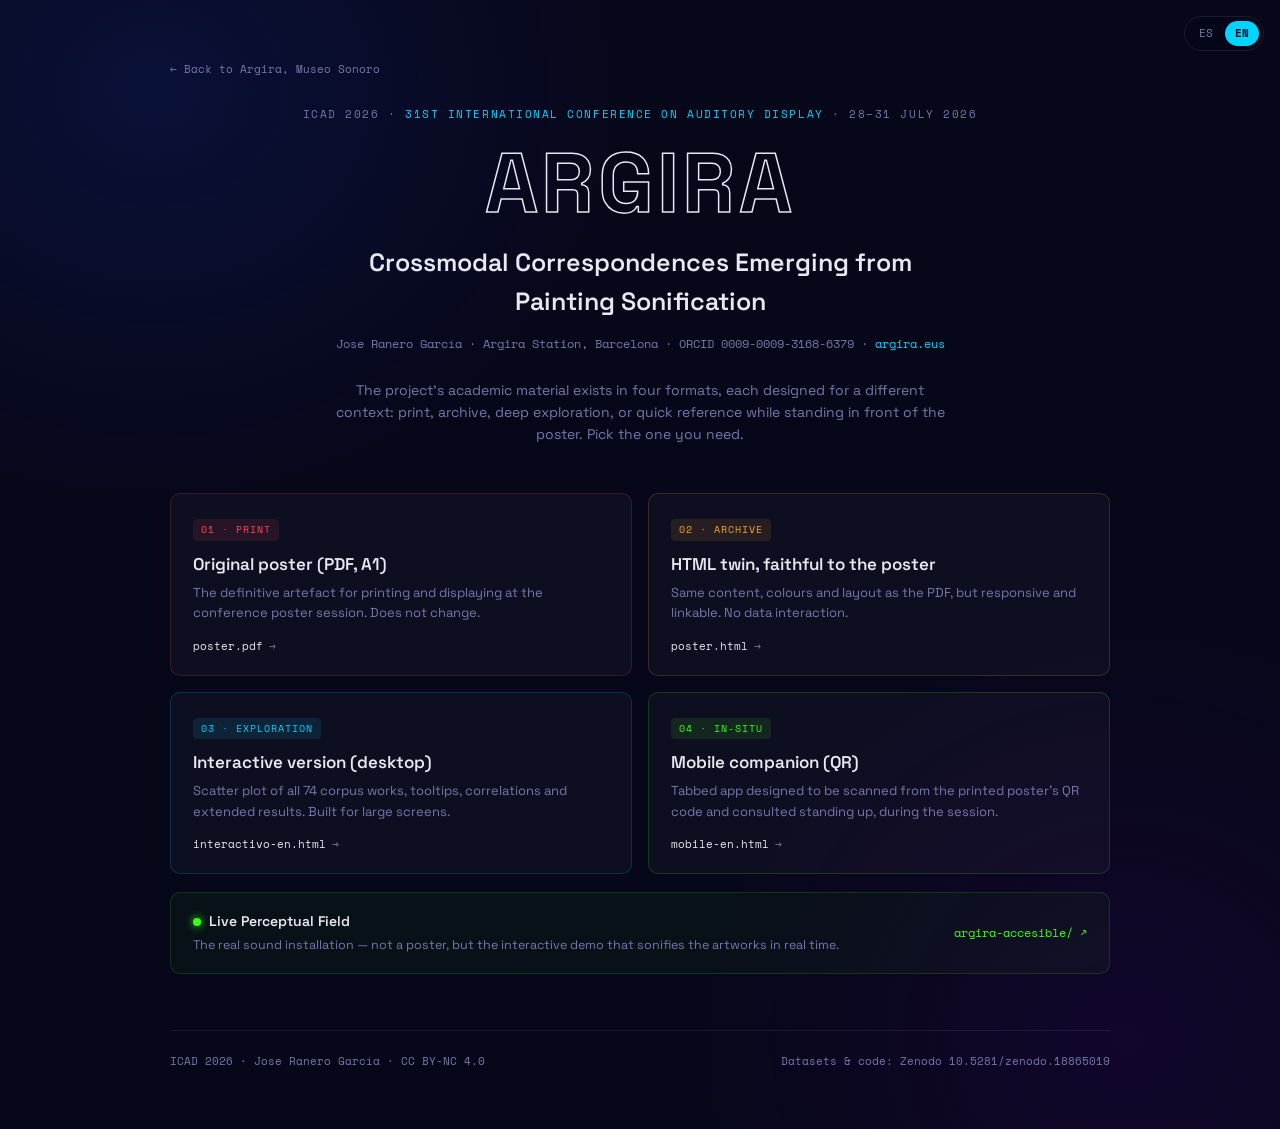
<file: explora-en.html>
<!DOCTYPE html>
<html lang="en">
<head>
<meta charset="UTF-8">
<meta name="viewport" content="width=device-width, initial-scale=1.0">
<title>ARGIRA · ICAD 2026 · Crossmodal Correspondences Emerging from Painting Sonification</title>
<meta name="description" content="Four ways to explore the ARGIRA project: printed poster, HTML twin, interactive version and mobile companion.">
<style>
@import url('https://fonts.googleapis.com/css2?family=Space+Grotesk:wght@300;400;500;600;700&family=Space+Mono:wght@400;700&display=swap');

*, *::before, *::after { box-sizing: border-box; margin: 0; padding: 0; }

:root {
  --cyan:   #00d4ff;
  --violet: #b366ff;
  --amber:  #f5a623;
  --green:  #39ff14;
  --red:    #ff4757;
  --white:  #e8e8f0;
  --pale:   #7777aa;
  --bg:     #07071a;
  --card:   rgba(255,255,255,0.032);
  --border: rgba(255,255,255,0.08);
  --mono: 'Space Mono', monospace;
  --sans: 'Space Grotesk', sans-serif;
}

html { background: var(--bg); scroll-behavior: smooth; }

body {
  font-family: var(--sans);
  color: var(--white);
  line-height: 1.55;
  background:
    radial-gradient(ellipse 60% 60% at 12% 8%,  rgba(13,27,85,0.5) 0%, transparent 60%),
    radial-gradient(ellipse 55% 60% at 88% 92%, rgba(31,5,64,0.45) 0%, transparent 60%),
    var(--bg);
  min-height: 100vh;
}

a { color: inherit; text-decoration: none; }

.wrap {
  max-width: 980px;
  margin: 0 auto;
  padding: 56px 20px 60px;
}

/* ── HEADER ── */
header.hub-head {
  text-align: center;
  margin-bottom: 48px;
}
.conf-badge {
  font-family: var(--mono);
  font-size: 11px;
  letter-spacing: 0.14em;
  text-transform: uppercase;
  color: var(--pale);
  margin-bottom: 18px;
}
.conf-badge span { color: var(--cyan); }

.wordmark {
  font-weight: 700;
  font-size: clamp(48px, 9vw, 84px);
  letter-spacing: 0.04em;
  color: transparent;
  -webkit-text-stroke: 1.5px var(--white);
  line-height: 1;
  margin-bottom: 18px;
}

h1.subtitle {
  font-size: clamp(18px, 2.6vw, 25px);
  font-weight: 600;
  max-width: 640px;
  margin: 0 auto 14px;
  color: var(--white);
}

.byline {
  font-family: var(--mono);
  font-size: 11.5px;
  color: var(--pale);
}
.byline a { color: var(--cyan); }

.intro {
  max-width: 620px;
  margin: 28px auto 0;
  font-size: 14px;
  color: var(--pale);
  text-align: center;
}

/* ── CARD GRID ── */
.grid {
  display: grid;
  grid-template-columns: repeat(2, 1fr);
  gap: 16px;
  margin-top: 44px;
}

.card-link {
  display: block;
  background: var(--card);
  border: 1px solid var(--border);
  border-radius: 10px;
  padding: 22px 22px 20px;
  transition: border-color .2s ease, transform .2s ease, background .2s ease;
}
.card-link:hover {
  transform: translateY(-2px);
  background: rgba(255,255,255,0.05);
}

.c-eyebrow {
  font-family: var(--mono);
  font-size: 10px;
  letter-spacing: 0.1em;
  text-transform: uppercase;
  margin-bottom: 10px;
  display: inline-block;
  padding: 3px 8px;
  border-radius: 4px;
}
.c-pdf   .c-eyebrow { color: var(--red);    background: rgba(255,71,87,0.1); }
.c-pdf   { border-color: rgba(255,71,87,0.18); }
.c-twin  .c-eyebrow { color: var(--amber);  background: rgba(245,166,35,0.1); }
.c-twin  { border-color: rgba(245,166,35,0.18); }
.c-explore .c-eyebrow { color: var(--cyan); background: rgba(0,212,255,0.1); }
.c-explore { border-color: rgba(0,212,255,0.18); }
.c-mobile .c-eyebrow { color: var(--green); background: rgba(57,255,20,0.1); }
.c-mobile { border-color: rgba(57,255,20,0.18); }

.c-title {
  font-size: 17px;
  font-weight: 600;
  margin-bottom: 6px;
}
.c-desc {
  font-size: 13px;
  color: var(--pale);
  margin-bottom: 14px;
}
.c-foot {
  font-family: var(--mono);
  font-size: 11px;
  color: var(--white);
  display: flex;
  align-items: center;
  gap: 6px;
}
.c-foot .arrow { color: var(--pale); transition: transform .2s ease; }
.card-link:hover .arrow { transform: translateX(3px); color: var(--cyan); }

/* ── LIVE DEMO STRIP ── */
.live-strip {
  margin-top: 18px;
  display: flex;
  align-items: center;
  justify-content: space-between;
  gap: 16px;
  flex-wrap: wrap;
  background: rgba(57,255,20,0.04);
  border: 1px solid rgba(57,255,20,0.16);
  border-radius: 10px;
  padding: 18px 22px;
}
.live-strip .dot {
  width: 8px; height: 8px; border-radius: 50%;
  background: var(--green);
  display: inline-block;
  margin-right: 8px;
  box-shadow: 0 0 8px var(--green);
}
.live-strip .l-title { font-size: 14px; font-weight: 600; }
.live-strip .l-desc { font-size: 12.5px; color: var(--pale); margin-top: 3px; }
.live-strip .l-link {
  font-family: var(--mono);
  font-size: 12px;
  color: var(--green);
  white-space: nowrap;
}

/* ── FOOTER ── */
footer {
  margin-top: 56px;
  padding-top: 22px;
  border-top: 1px solid var(--border);
  display: flex;
  justify-content: space-between;
  flex-wrap: wrap;
  gap: 10px;
  font-family: var(--mono);
  font-size: 10.5px;
  color: var(--pale);
}
footer a { color: var(--cyan); }

@media (max-width: 640px) {
  .grid { grid-template-columns: 1fr; }
  .live-strip { flex-direction: column; align-items: flex-start; }
}

.back-link {
  display: inline-block;
  font-family: var(--mono);
  font-size: 11px;
  color: var(--pale);
  margin-bottom: 28px;
}
.back-link:hover { color: var(--cyan); }

/* ── LANG SWITCH ── */
.lang-switch {
  position: fixed;
  top: 16px;
  right: 16px;
  z-index: 50;
  display: flex;
  align-items: center;
  gap: 2px;
  font-family: var(--mono);
  font-size: 11px;
  background: rgba(7,7,26,0.75);
  border: 1px solid var(--border);
  border-radius: 20px;
  padding: 4px;
  backdrop-filter: blur(6px);
}
.lang-switch a {
  padding: 4px 10px;
  border-radius: 16px;
  color: var(--pale);
  transition: background .2s ease, color .2s ease;
}
.lang-switch a.is-active {
  background: var(--cyan);
  color: #07071a;
  font-weight: 700;
}
.lang-switch a:not(.is-active):hover { color: var(--white); }

@media (max-width: 640px) {
  .lang-switch { top: auto; bottom: 16px; right: 16px; }
}

</style>
</head>
<body>

<div class="lang-switch">
  <a href="explora.html">ES</a>
  <a href="explora-en.html" class="is-active">EN</a>
</div>

<div class="wrap">

  <a class="back-link" href="index-en.html">← Back to Argira, Museo Sonoro</a>

  <header class="hub-head">
    <div class="conf-badge">ICAD 2026 · <span>31st International Conference on Auditory Display</span> · 28–31 July 2026</div>
    <div class="wordmark">ARGIRA</div>
    <h1 class="subtitle">Crossmodal Correspondences Emerging from Painting Sonification</h1>
    <p class="byline">Jose Ranero García · Argira Station, Barcelona · ORCID 0009-0009-3168-6379 · <a href="mailto:hola@argira.eus">argira.eus</a></p>
    <p class="intro">The project's academic material exists in four formats, each designed for a different context: print, archive, deep exploration, or quick reference while standing in front of the poster. Pick the one you need.</p>
  </header>

  <main class="grid">

    <a class="card-link c-pdf" href="poster.pdf" target="_blank">
      <span class="c-eyebrow">01 · Print</span>
      <div class="c-title">Original poster (PDF, A1)</div>
      <div class="c-desc">The definitive artefact for printing and displaying at the conference poster session. Does not change.</div>
      <div class="c-foot">poster.pdf <span class="arrow">→</span></div>
    </a>

    <a class="card-link c-twin" href="poster.html">
      <span class="c-eyebrow">02 · Archive</span>
      <div class="c-title">HTML twin, faithful to the poster</div>
      <div class="c-desc">Same content, colours and layout as the PDF, but responsive and linkable. No data interaction.</div>
      <div class="c-foot">poster.html <span class="arrow">→</span></div>
    </a>

    <a class="card-link c-explore" href="interactivo-en.html">
      <span class="c-eyebrow">03 · Exploration</span>
      <div class="c-title">Interactive version (desktop)</div>
      <div class="c-desc">Scatter plot of all 74 corpus works, tooltips, correlations and extended results. Built for large screens.</div>
      <div class="c-foot">interactivo-en.html <span class="arrow">→</span></div>
    </a>

    <a class="card-link c-mobile" href="mobile-en.html">
      <span class="c-eyebrow">04 · In-situ</span>
      <div class="c-title">Mobile companion (QR)</div>
      <div class="c-desc">Tabbed app designed to be scanned from the printed poster's QR code and consulted standing up, during the session.</div>
      <div class="c-foot">mobile-en.html <span class="arrow">→</span></div>
    </a>

  </main>

  <div class="live-strip">
    <div>
      <div class="l-title"><span class="dot"></span>Live Perceptual Field</div>
      <div class="l-desc">The real sound installation — not a poster, but the interactive demo that sonifies the artworks in real time.</div>
    </div>
    <a class="l-link" href="https://argira.eus/argira-accesible/" target="_blank">argira-accesible/ ↗</a>
  </div>

  <footer>
    <div>ICAD 2026 · Jose Ranero García · CC BY-NC 4.0</div>
    <div>Datasets &amp; code: Zenodo 10.5281/zenodo.18865019</div>
  </footer>

</div>

</body>
</html>
</file>
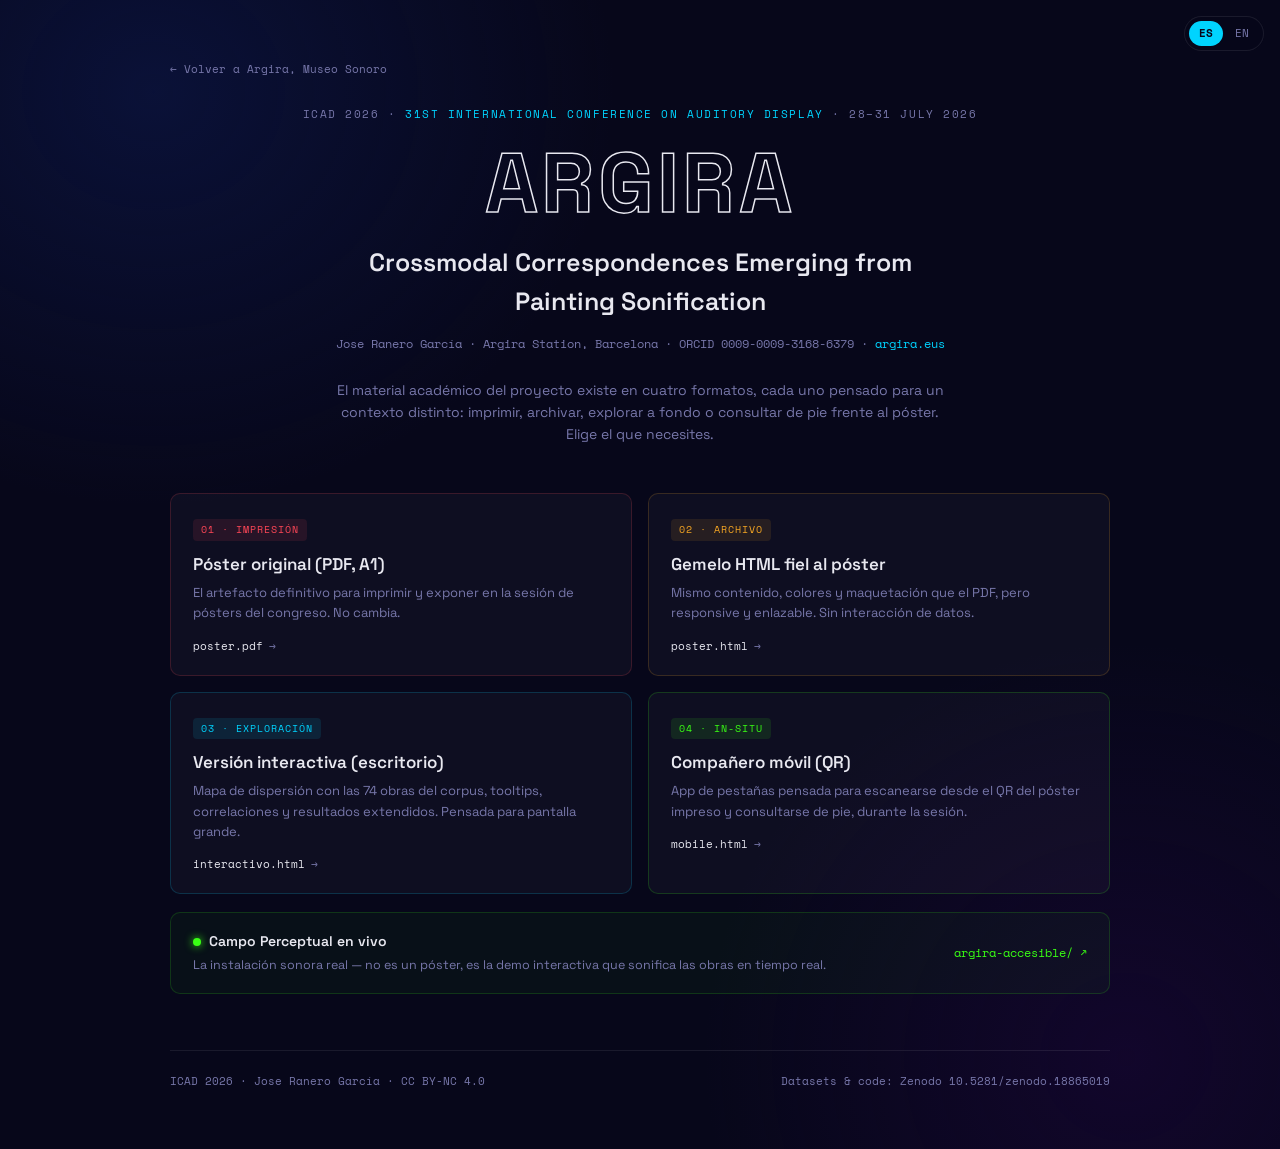
<file: explora.html>
<!DOCTYPE html>
<html lang="es">
<head>
<meta charset="UTF-8">
<meta name="viewport" content="width=device-width, initial-scale=1.0">
<title>ARGIRA · ICAD 2026 · Crossmodal Correspondences Emerging from Painting Sonification</title>
<meta name="description" content="Cuatro formas de explorar el proyecto ARGIRA: póster impreso, gemelo HTML, versión interactiva y compañero móvil.">
<style>
@import url('https://fonts.googleapis.com/css2?family=Space+Grotesk:wght@300;400;500;600;700&family=Space+Mono:wght@400;700&display=swap');

*, *::before, *::after { box-sizing: border-box; margin: 0; padding: 0; }

:root {
  --cyan:   #00d4ff;
  --violet: #b366ff;
  --amber:  #f5a623;
  --green:  #39ff14;
  --red:    #ff4757;
  --white:  #e8e8f0;
  --pale:   #7777aa;
  --bg:     #07071a;
  --card:   rgba(255,255,255,0.032);
  --border: rgba(255,255,255,0.08);
  --mono: 'Space Mono', monospace;
  --sans: 'Space Grotesk', sans-serif;
}

html { background: var(--bg); scroll-behavior: smooth; }

body {
  font-family: var(--sans);
  color: var(--white);
  line-height: 1.55;
  background:
    radial-gradient(ellipse 60% 60% at 12% 8%,  rgba(13,27,85,0.5) 0%, transparent 60%),
    radial-gradient(ellipse 55% 60% at 88% 92%, rgba(31,5,64,0.45) 0%, transparent 60%),
    var(--bg);
  min-height: 100vh;
}

a { color: inherit; text-decoration: none; }

.wrap {
  max-width: 980px;
  margin: 0 auto;
  padding: 56px 20px 60px;
}

/* ── HEADER ── */
header.hub-head {
  text-align: center;
  margin-bottom: 48px;
}
.conf-badge {
  font-family: var(--mono);
  font-size: 11px;
  letter-spacing: 0.14em;
  text-transform: uppercase;
  color: var(--pale);
  margin-bottom: 18px;
}
.conf-badge span { color: var(--cyan); }

.wordmark {
  font-weight: 700;
  font-size: clamp(48px, 9vw, 84px);
  letter-spacing: 0.04em;
  color: transparent;
  -webkit-text-stroke: 1.5px var(--white);
  line-height: 1;
  margin-bottom: 18px;
}

h1.subtitle {
  font-size: clamp(18px, 2.6vw, 25px);
  font-weight: 600;
  max-width: 640px;
  margin: 0 auto 14px;
  color: var(--white);
}

.byline {
  font-family: var(--mono);
  font-size: 11.5px;
  color: var(--pale);
}
.byline a { color: var(--cyan); }

.intro {
  max-width: 620px;
  margin: 28px auto 0;
  font-size: 14px;
  color: var(--pale);
  text-align: center;
}

/* ── CARD GRID ── */
.grid {
  display: grid;
  grid-template-columns: repeat(2, 1fr);
  gap: 16px;
  margin-top: 44px;
}

.card-link {
  display: block;
  background: var(--card);
  border: 1px solid var(--border);
  border-radius: 10px;
  padding: 22px 22px 20px;
  transition: border-color .2s ease, transform .2s ease, background .2s ease;
}
.card-link:hover {
  transform: translateY(-2px);
  background: rgba(255,255,255,0.05);
}

.c-eyebrow {
  font-family: var(--mono);
  font-size: 10px;
  letter-spacing: 0.1em;
  text-transform: uppercase;
  margin-bottom: 10px;
  display: inline-block;
  padding: 3px 8px;
  border-radius: 4px;
}
.c-pdf   .c-eyebrow { color: var(--red);    background: rgba(255,71,87,0.1); }
.c-pdf   { border-color: rgba(255,71,87,0.18); }
.c-twin  .c-eyebrow { color: var(--amber);  background: rgba(245,166,35,0.1); }
.c-twin  { border-color: rgba(245,166,35,0.18); }
.c-explore .c-eyebrow { color: var(--cyan); background: rgba(0,212,255,0.1); }
.c-explore { border-color: rgba(0,212,255,0.18); }
.c-mobile .c-eyebrow { color: var(--green); background: rgba(57,255,20,0.1); }
.c-mobile { border-color: rgba(57,255,20,0.18); }

.c-title {
  font-size: 17px;
  font-weight: 600;
  margin-bottom: 6px;
}
.c-desc {
  font-size: 13px;
  color: var(--pale);
  margin-bottom: 14px;
}
.c-foot {
  font-family: var(--mono);
  font-size: 11px;
  color: var(--white);
  display: flex;
  align-items: center;
  gap: 6px;
}
.c-foot .arrow { color: var(--pale); transition: transform .2s ease; }
.card-link:hover .arrow { transform: translateX(3px); color: var(--cyan); }

/* ── LIVE DEMO STRIP ── */
.live-strip {
  margin-top: 18px;
  display: flex;
  align-items: center;
  justify-content: space-between;
  gap: 16px;
  flex-wrap: wrap;
  background: rgba(57,255,20,0.04);
  border: 1px solid rgba(57,255,20,0.16);
  border-radius: 10px;
  padding: 18px 22px;
}
.live-strip .dot {
  width: 8px; height: 8px; border-radius: 50%;
  background: var(--green);
  display: inline-block;
  margin-right: 8px;
  box-shadow: 0 0 8px var(--green);
}
.live-strip .l-title { font-size: 14px; font-weight: 600; }
.live-strip .l-desc { font-size: 12.5px; color: var(--pale); margin-top: 3px; }
.live-strip .l-link {
  font-family: var(--mono);
  font-size: 12px;
  color: var(--green);
  white-space: nowrap;
}

/* ── FOOTER ── */
footer {
  margin-top: 56px;
  padding-top: 22px;
  border-top: 1px solid var(--border);
  display: flex;
  justify-content: space-between;
  flex-wrap: wrap;
  gap: 10px;
  font-family: var(--mono);
  font-size: 10.5px;
  color: var(--pale);
}
footer a { color: var(--cyan); }

@media (max-width: 640px) {
  .grid { grid-template-columns: 1fr; }
  .live-strip { flex-direction: column; align-items: flex-start; }
}

.back-link {
  display: inline-block;
  font-family: var(--mono);
  font-size: 11px;
  color: var(--pale);
  margin-bottom: 28px;
}
.back-link:hover { color: var(--cyan); }

/* ── LANG SWITCH ── */
.lang-switch {
  position: fixed;
  top: 16px;
  right: 16px;
  z-index: 50;
  display: flex;
  align-items: center;
  gap: 2px;
  font-family: var(--mono);
  font-size: 11px;
  background: rgba(7,7,26,0.75);
  border: 1px solid var(--border);
  border-radius: 20px;
  padding: 4px;
  backdrop-filter: blur(6px);
}
.lang-switch a {
  padding: 4px 10px;
  border-radius: 16px;
  color: var(--pale);
  transition: background .2s ease, color .2s ease;
}
.lang-switch a.is-active {
  background: var(--cyan);
  color: #07071a;
  font-weight: 700;
}
.lang-switch a:not(.is-active):hover { color: var(--white); }

@media (max-width: 640px) {
  .lang-switch { top: auto; bottom: 16px; right: 16px; }
}

</style>
</head>
<body>

<div class="lang-switch">
  <a href="explora.html" class="is-active">ES</a>
  <a href="explora-en.html">EN</a>
</div>

<div class="wrap">

  <a class="back-link" href="./">← Volver a Argira, Museo Sonoro</a>

  <header class="hub-head">
    <div class="conf-badge">ICAD 2026 · <span>31st International Conference on Auditory Display</span> · 28–31 July 2026</div>
    <div class="wordmark">ARGIRA</div>
    <h1 class="subtitle">Crossmodal Correspondences Emerging from Painting Sonification</h1>
    <p class="byline">Jose Ranero García · Argira Station, Barcelona · ORCID 0009-0009-3168-6379 · <a href="mailto:hola@argira.eus">argira.eus</a></p>
    <p class="intro">El material académico del proyecto existe en cuatro formatos, cada uno pensado para un contexto distinto: imprimir, archivar, explorar a fondo o consultar de pie frente al póster. Elige el que necesites.</p>
  </header>

  <main class="grid">

    <a class="card-link c-pdf" href="poster.pdf" target="_blank">
      <span class="c-eyebrow">01 · Impresión</span>
      <div class="c-title">Póster original (PDF, A1)</div>
      <div class="c-desc">El artefacto definitivo para imprimir y exponer en la sesión de pósters del congreso. No cambia.</div>
      <div class="c-foot">poster.pdf <span class="arrow">→</span></div>
    </a>

    <a class="card-link c-twin" href="poster.html">
      <span class="c-eyebrow">02 · Archivo</span>
      <div class="c-title">Gemelo HTML fiel al póster</div>
      <div class="c-desc">Mismo contenido, colores y maquetación que el PDF, pero responsive y enlazable. Sin interacción de datos.</div>
      <div class="c-foot">poster.html <span class="arrow">→</span></div>
    </a>

    <a class="card-link c-explore" href="interactivo.html">
      <span class="c-eyebrow">03 · Exploración</span>
      <div class="c-title">Versión interactiva (escritorio)</div>
      <div class="c-desc">Mapa de dispersión con las 74 obras del corpus, tooltips, correlaciones y resultados extendidos. Pensada para pantalla grande.</div>
      <div class="c-foot">interactivo.html <span class="arrow">→</span></div>
    </a>

    <a class="card-link c-mobile" href="mobile.html">
      <span class="c-eyebrow">04 · In-situ</span>
      <div class="c-title">Compañero móvil (QR)</div>
      <div class="c-desc">App de pestañas pensada para escanearse desde el QR del póster impreso y consultarse de pie, durante la sesión.</div>
      <div class="c-foot">mobile.html <span class="arrow">→</span></div>
    </a>

  </main>

  <div class="live-strip">
    <div>
      <div class="l-title"><span class="dot"></span>Campo Perceptual en vivo</div>
      <div class="l-desc">La instalación sonora real — no es un póster, es la demo interactiva que sonifica las obras en tiempo real.</div>
    </div>
    <a class="l-link" href="https://argira.eus/argira-accesible/" target="_blank">argira-accesible/ ↗</a>
  </div>

  <footer>
    <div>ICAD 2026 · Jose Ranero García · CC BY-NC 4.0</div>
    <div>Datasets &amp; code: Zenodo 10.5281/zenodo.18865019</div>
  </footer>

</div>

</body>
</html>
</file>
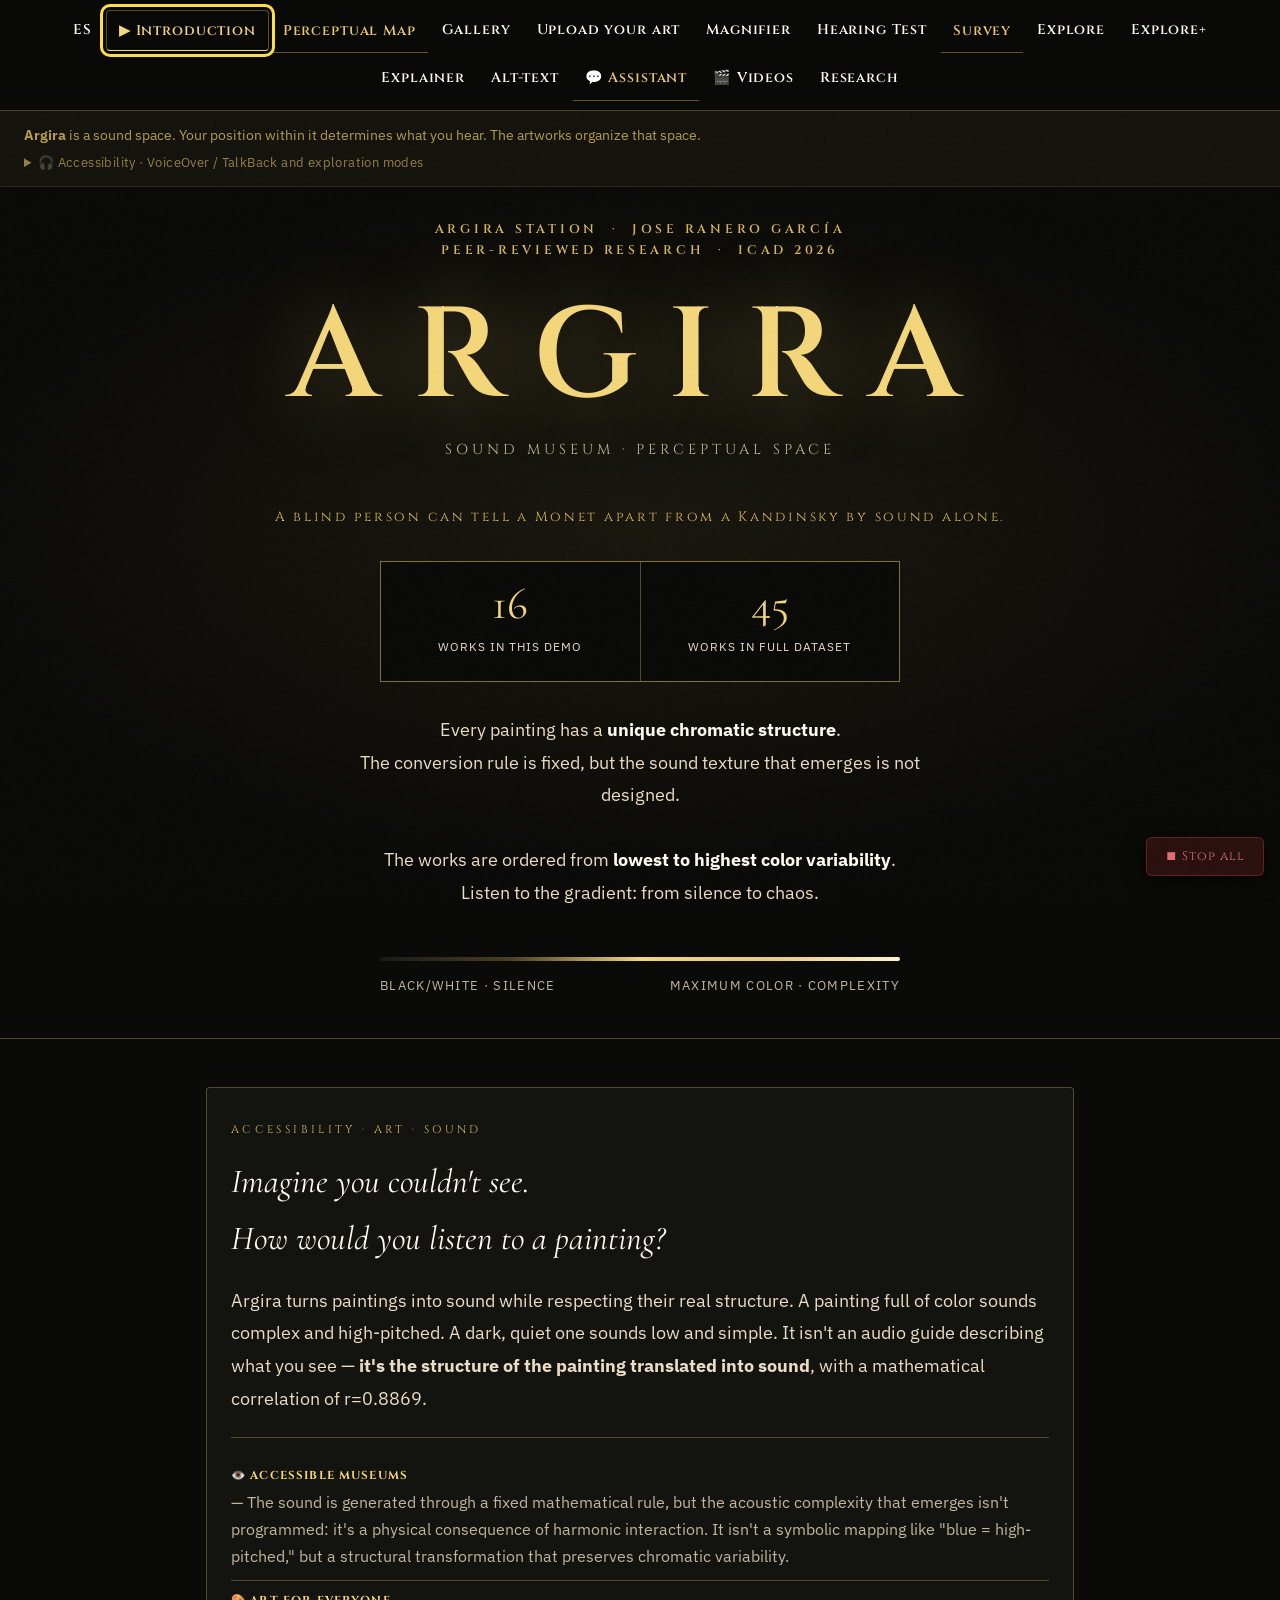
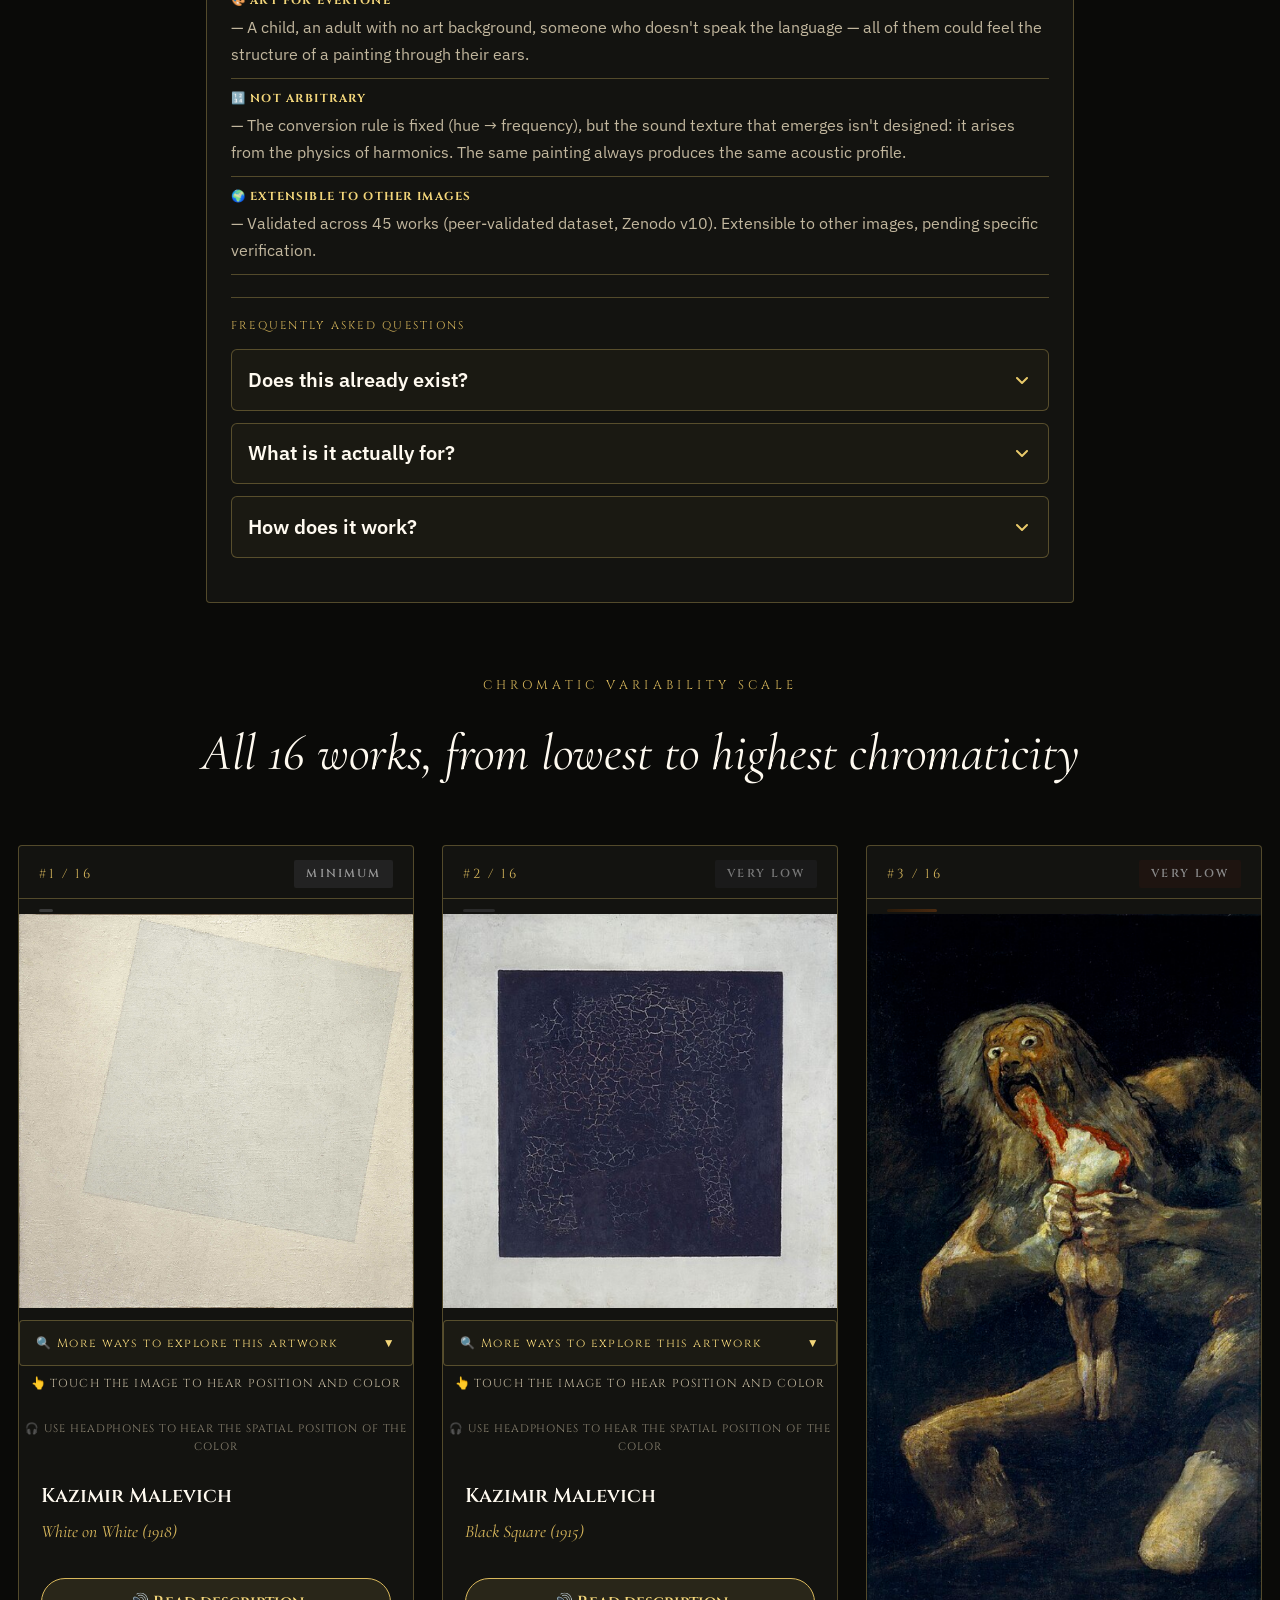
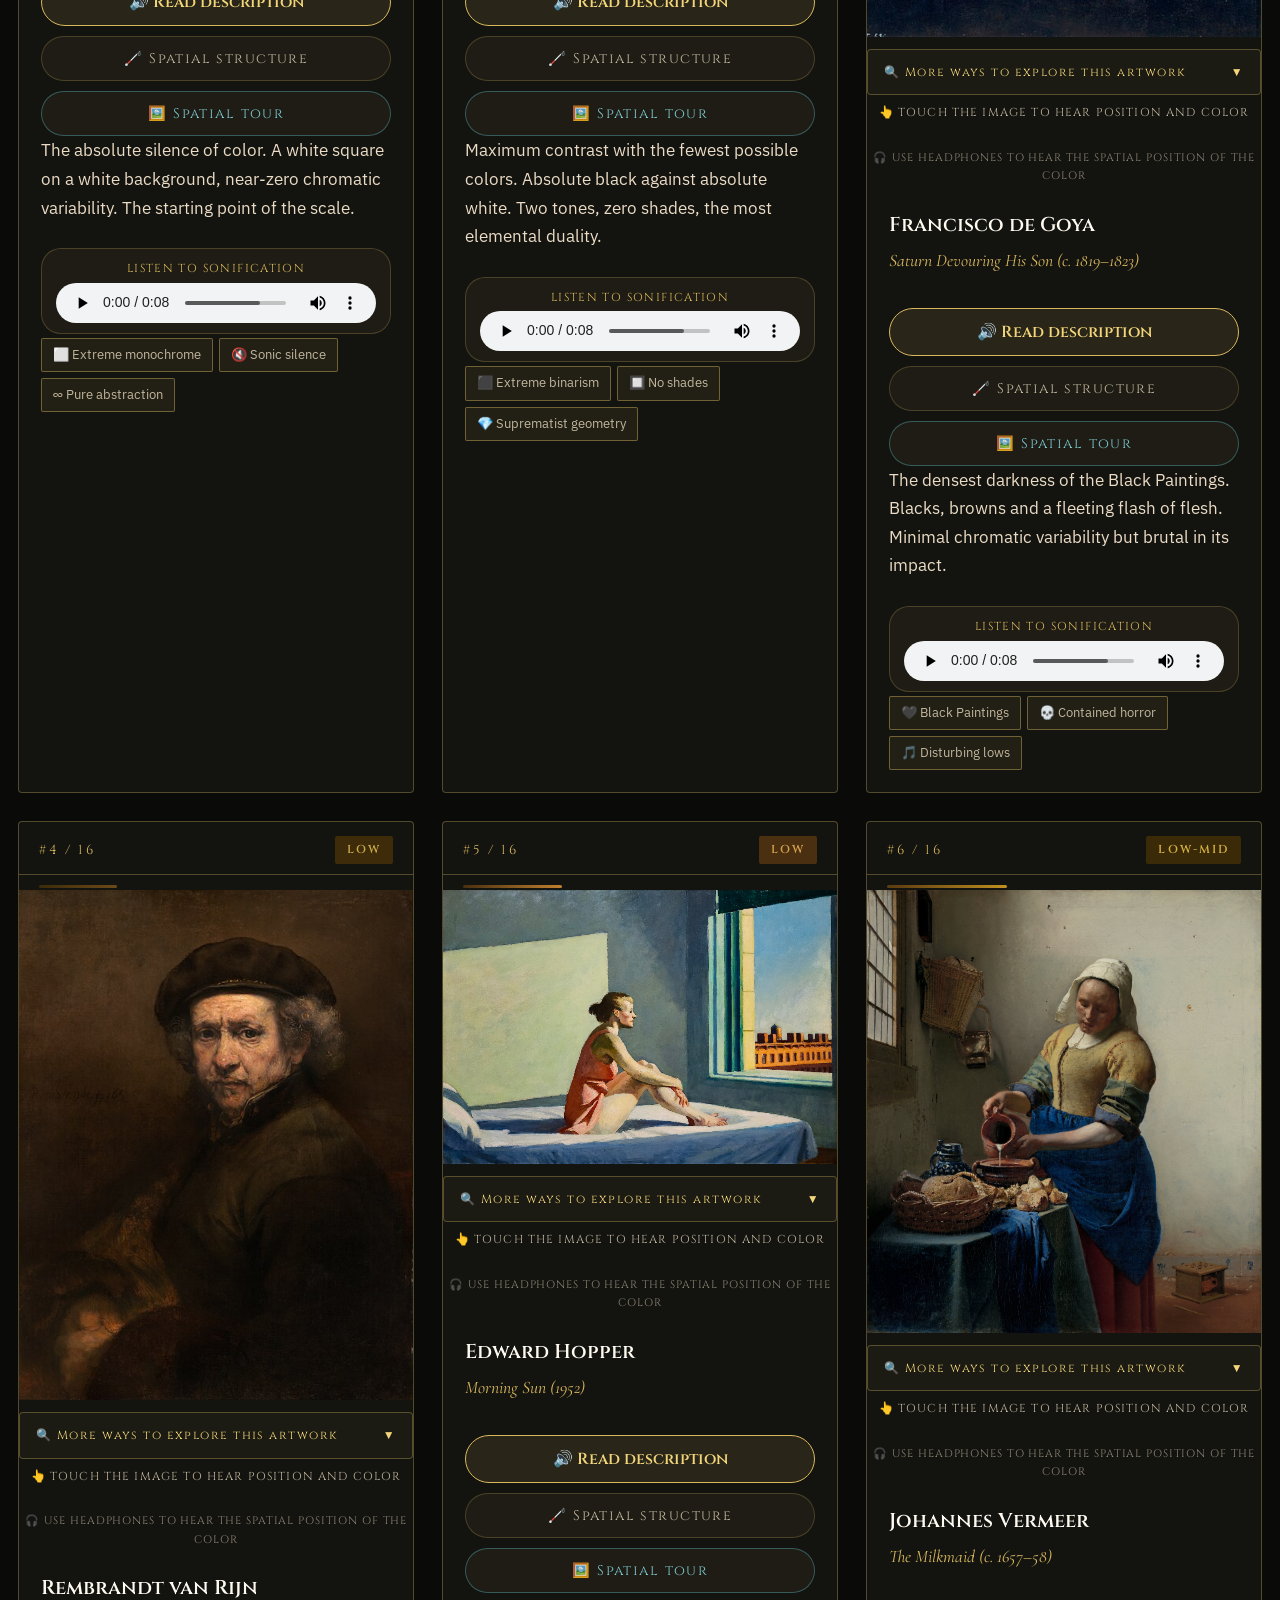
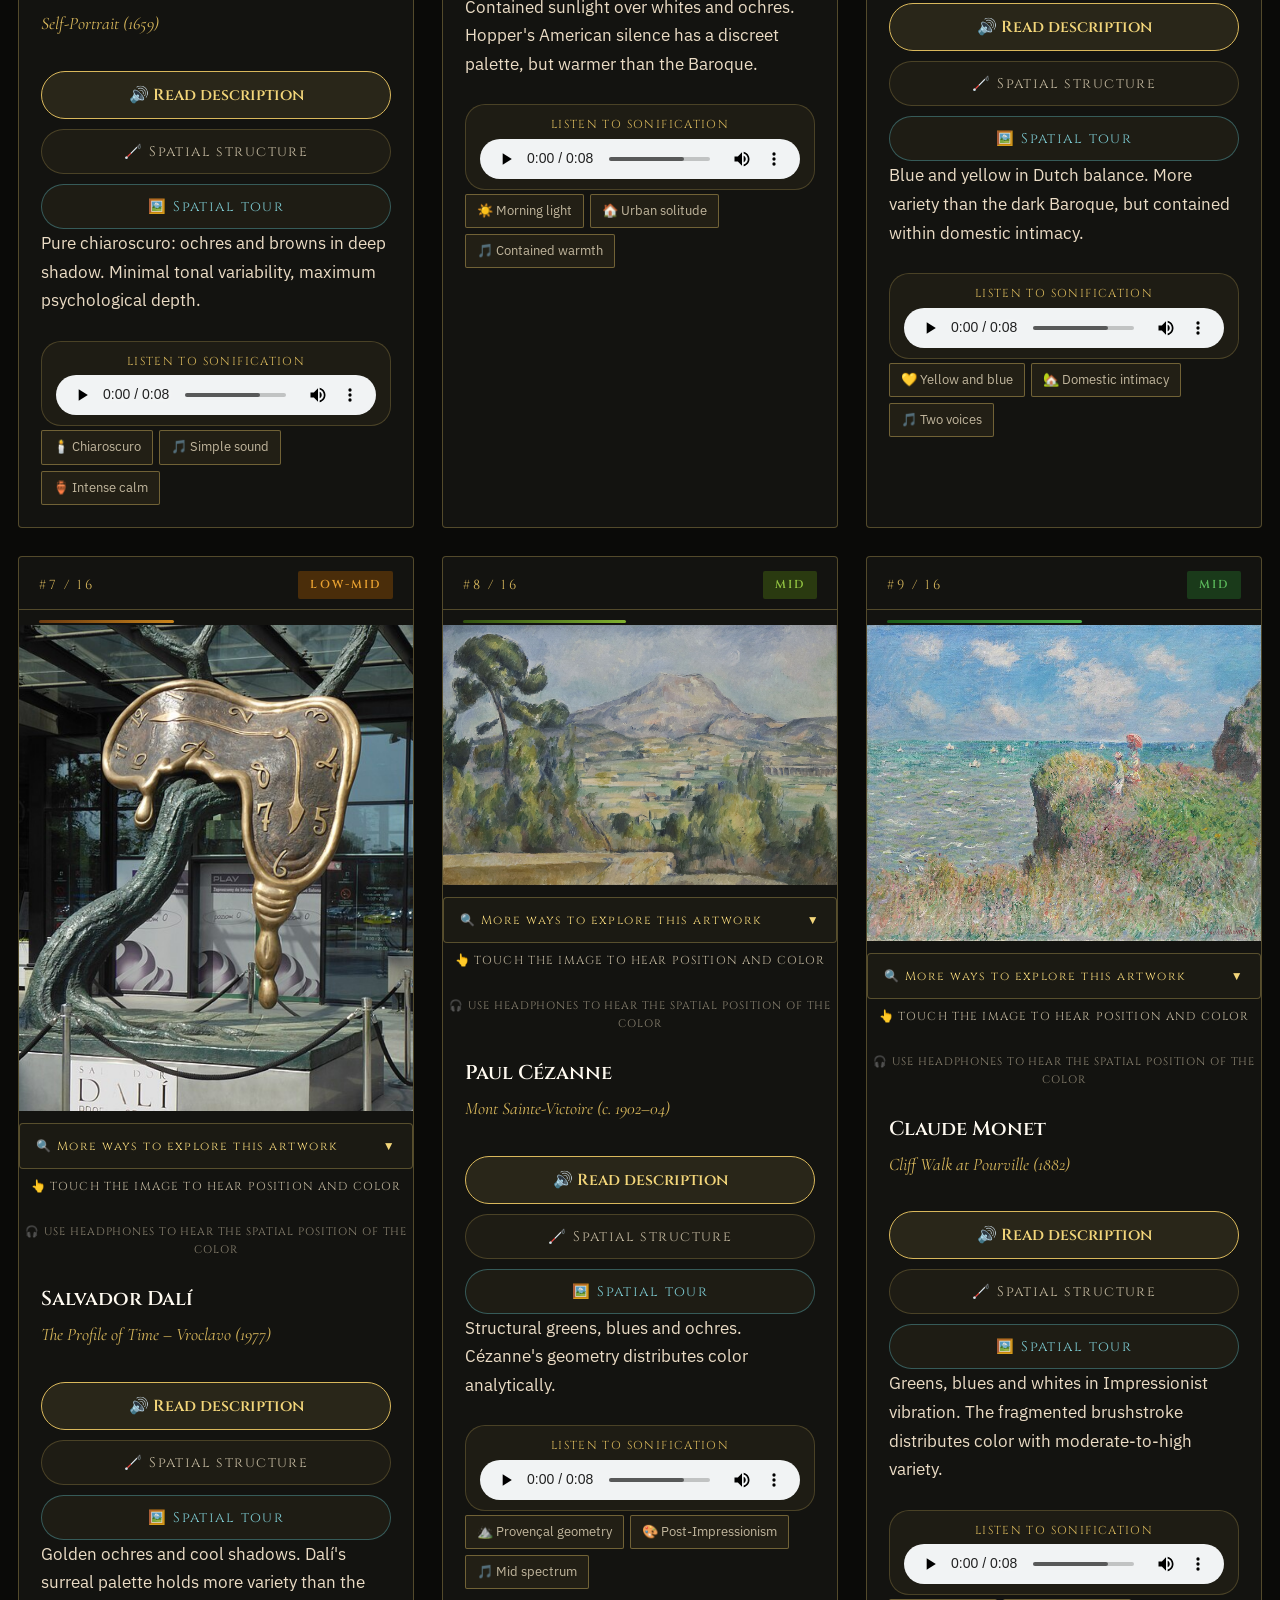
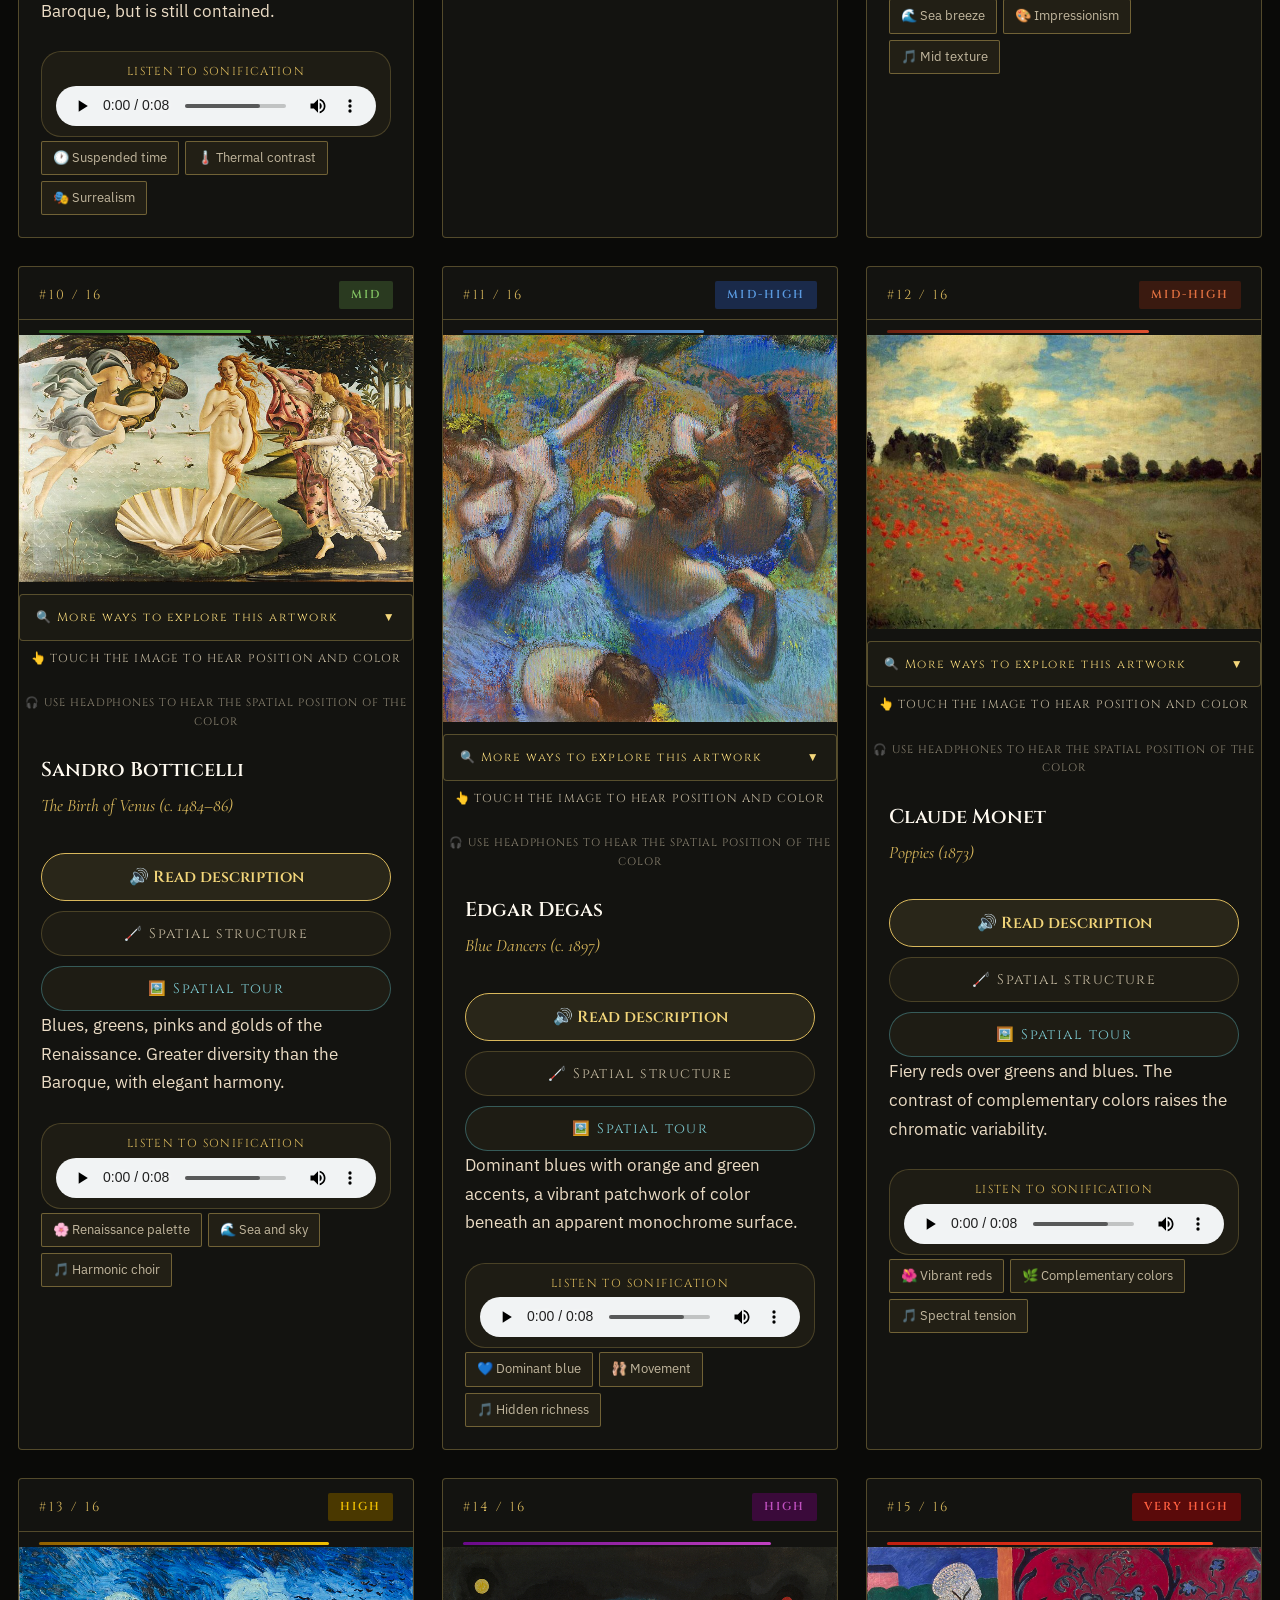
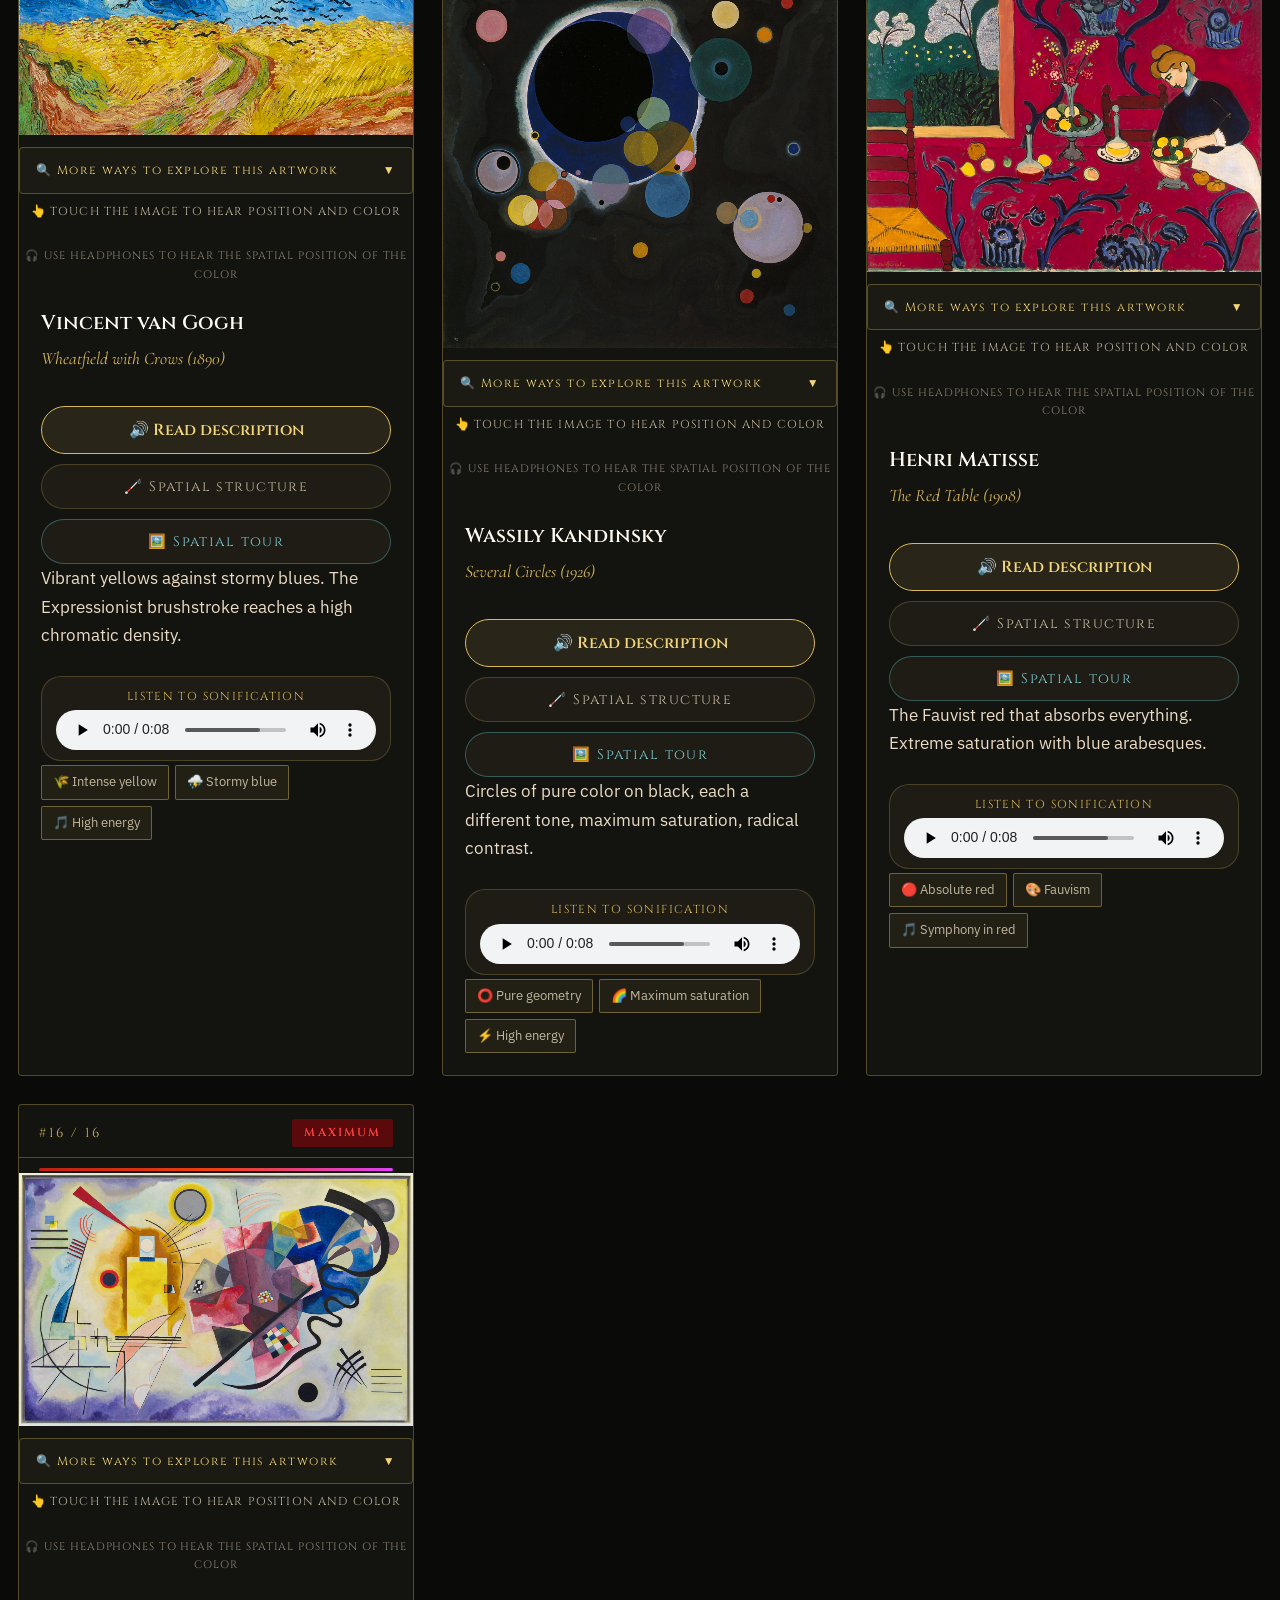
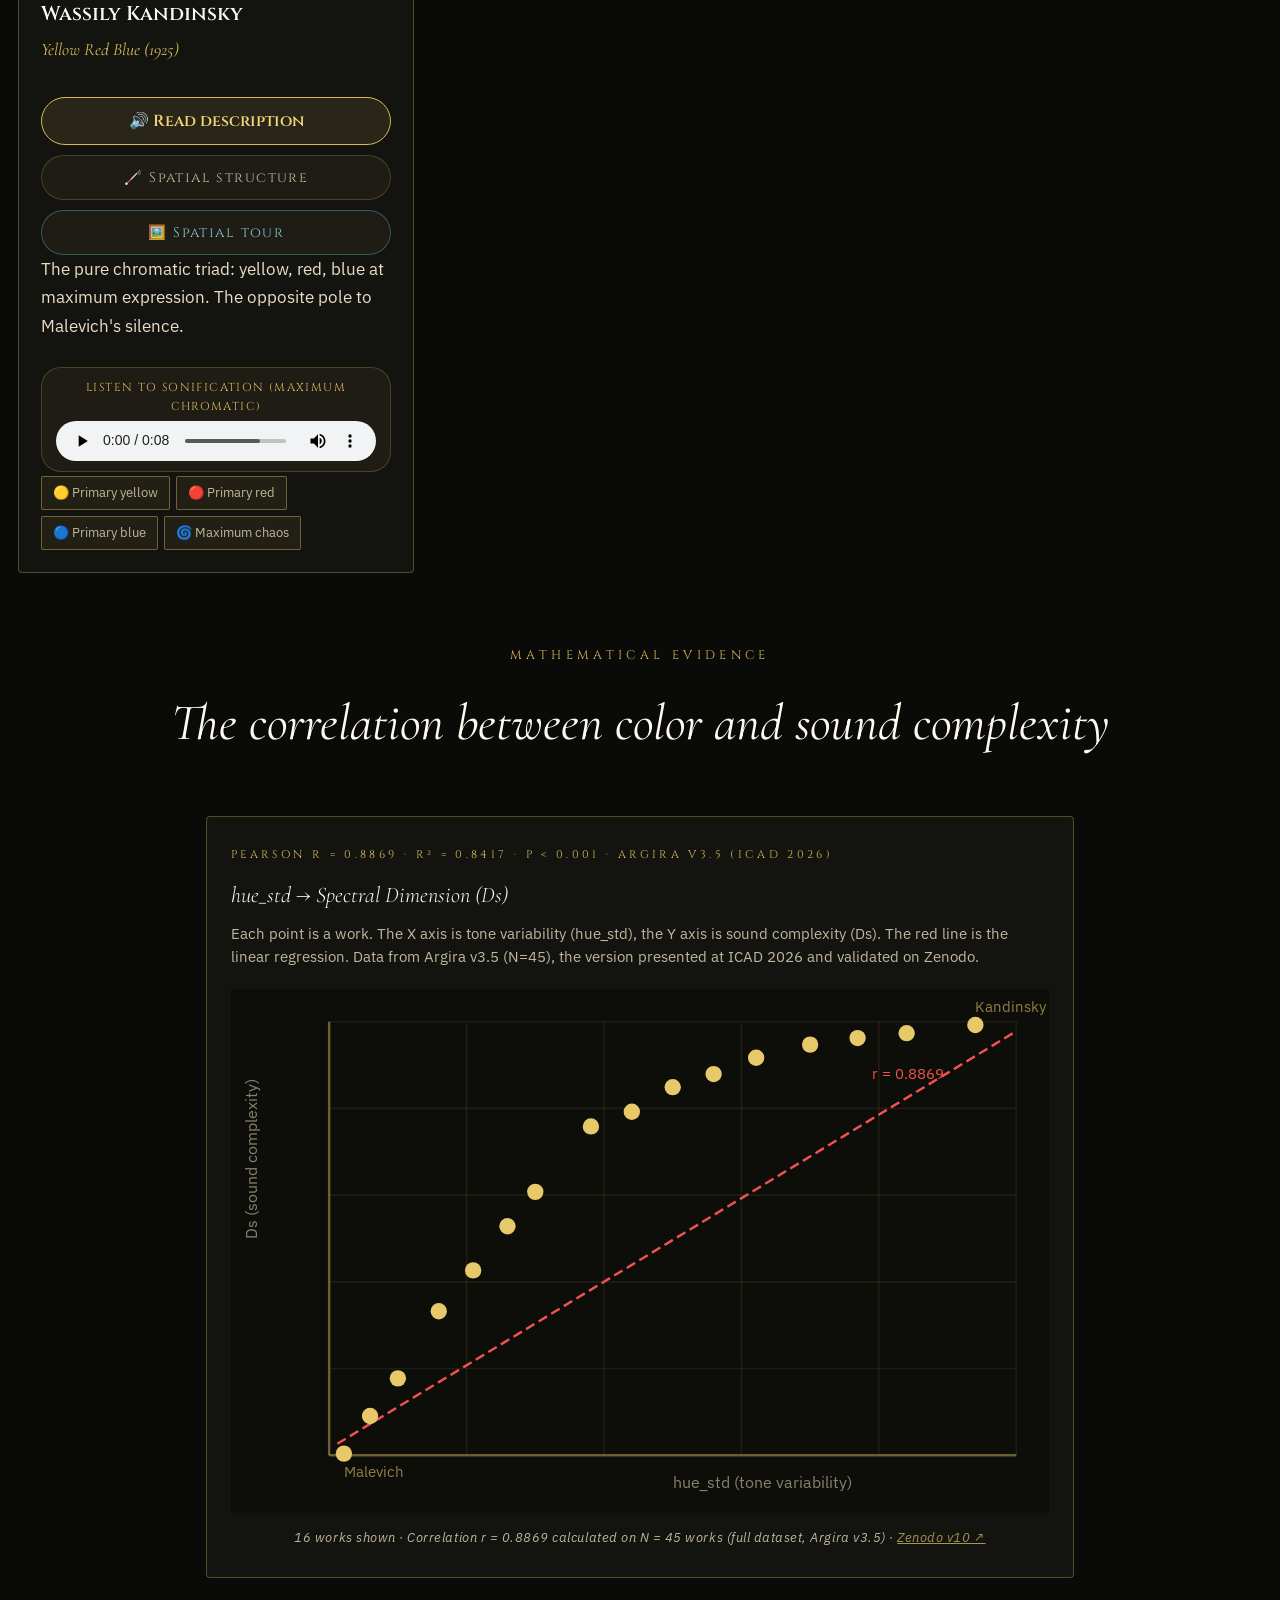
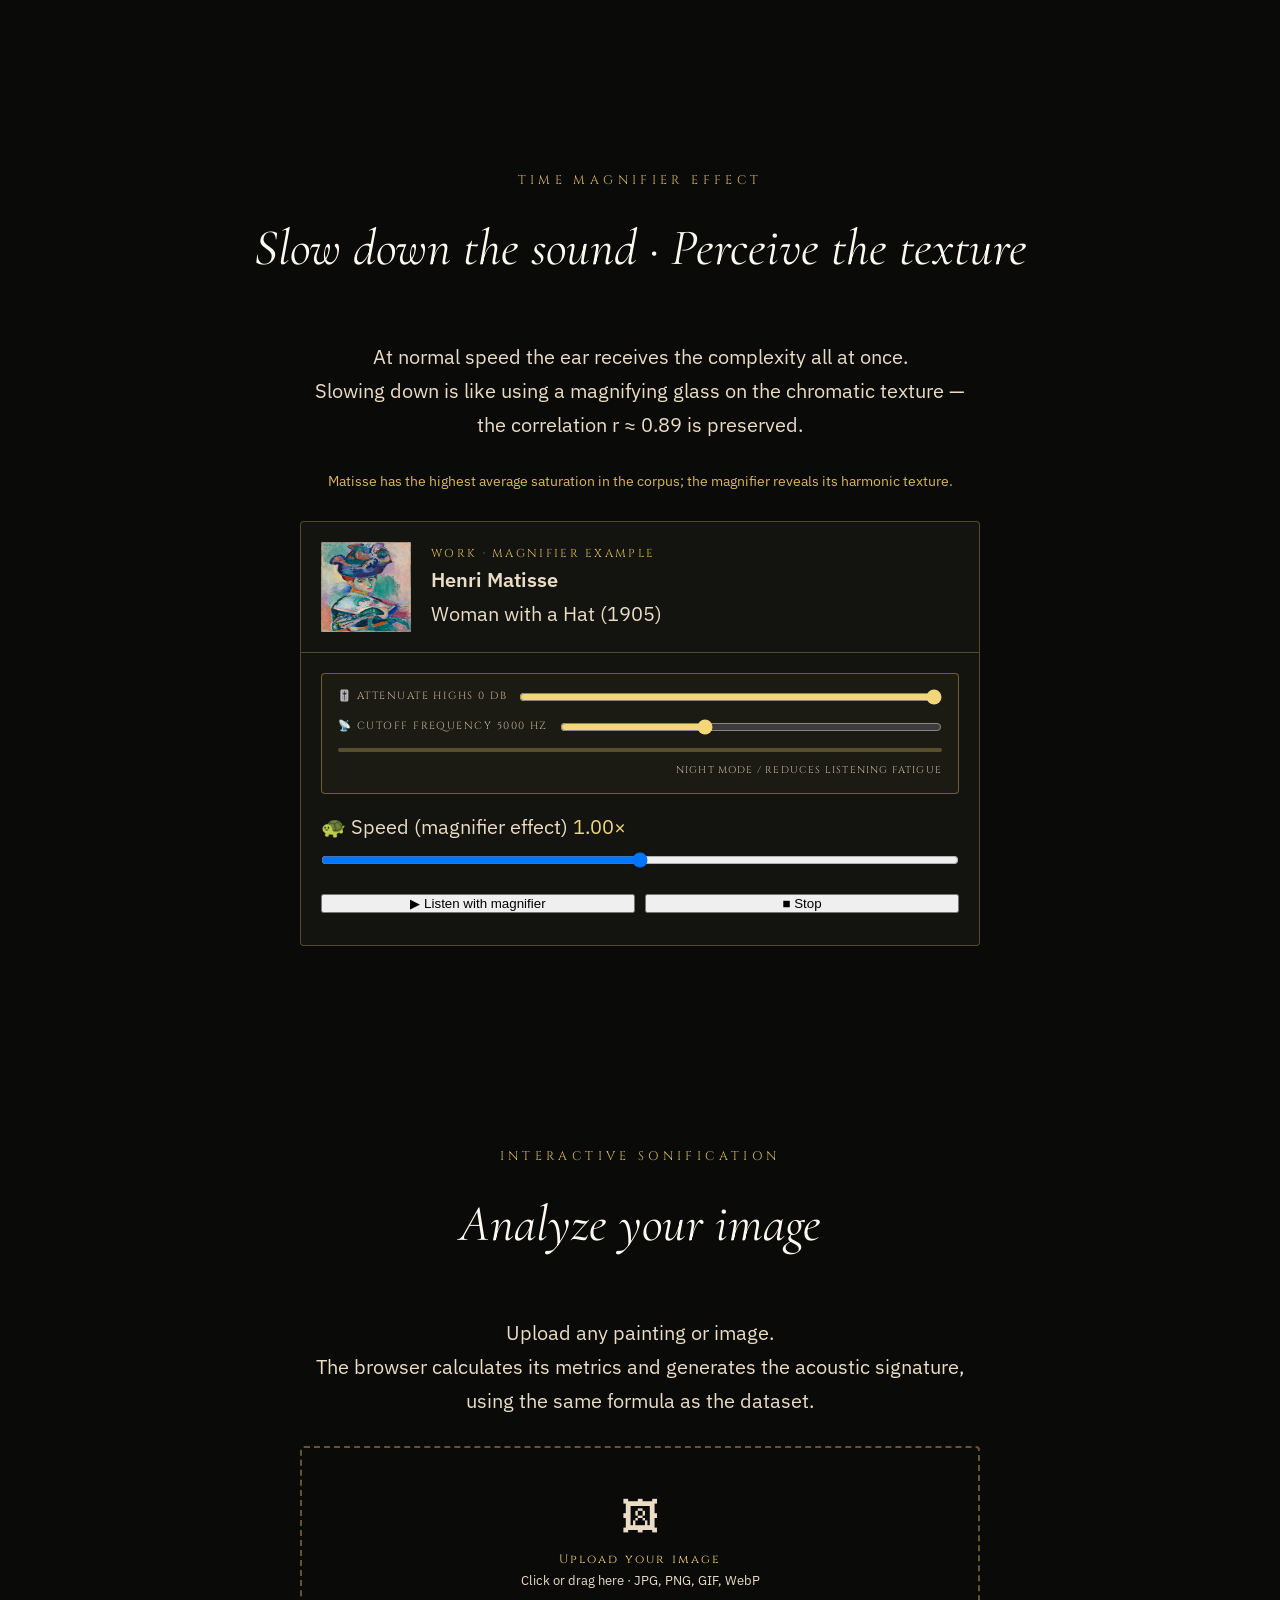
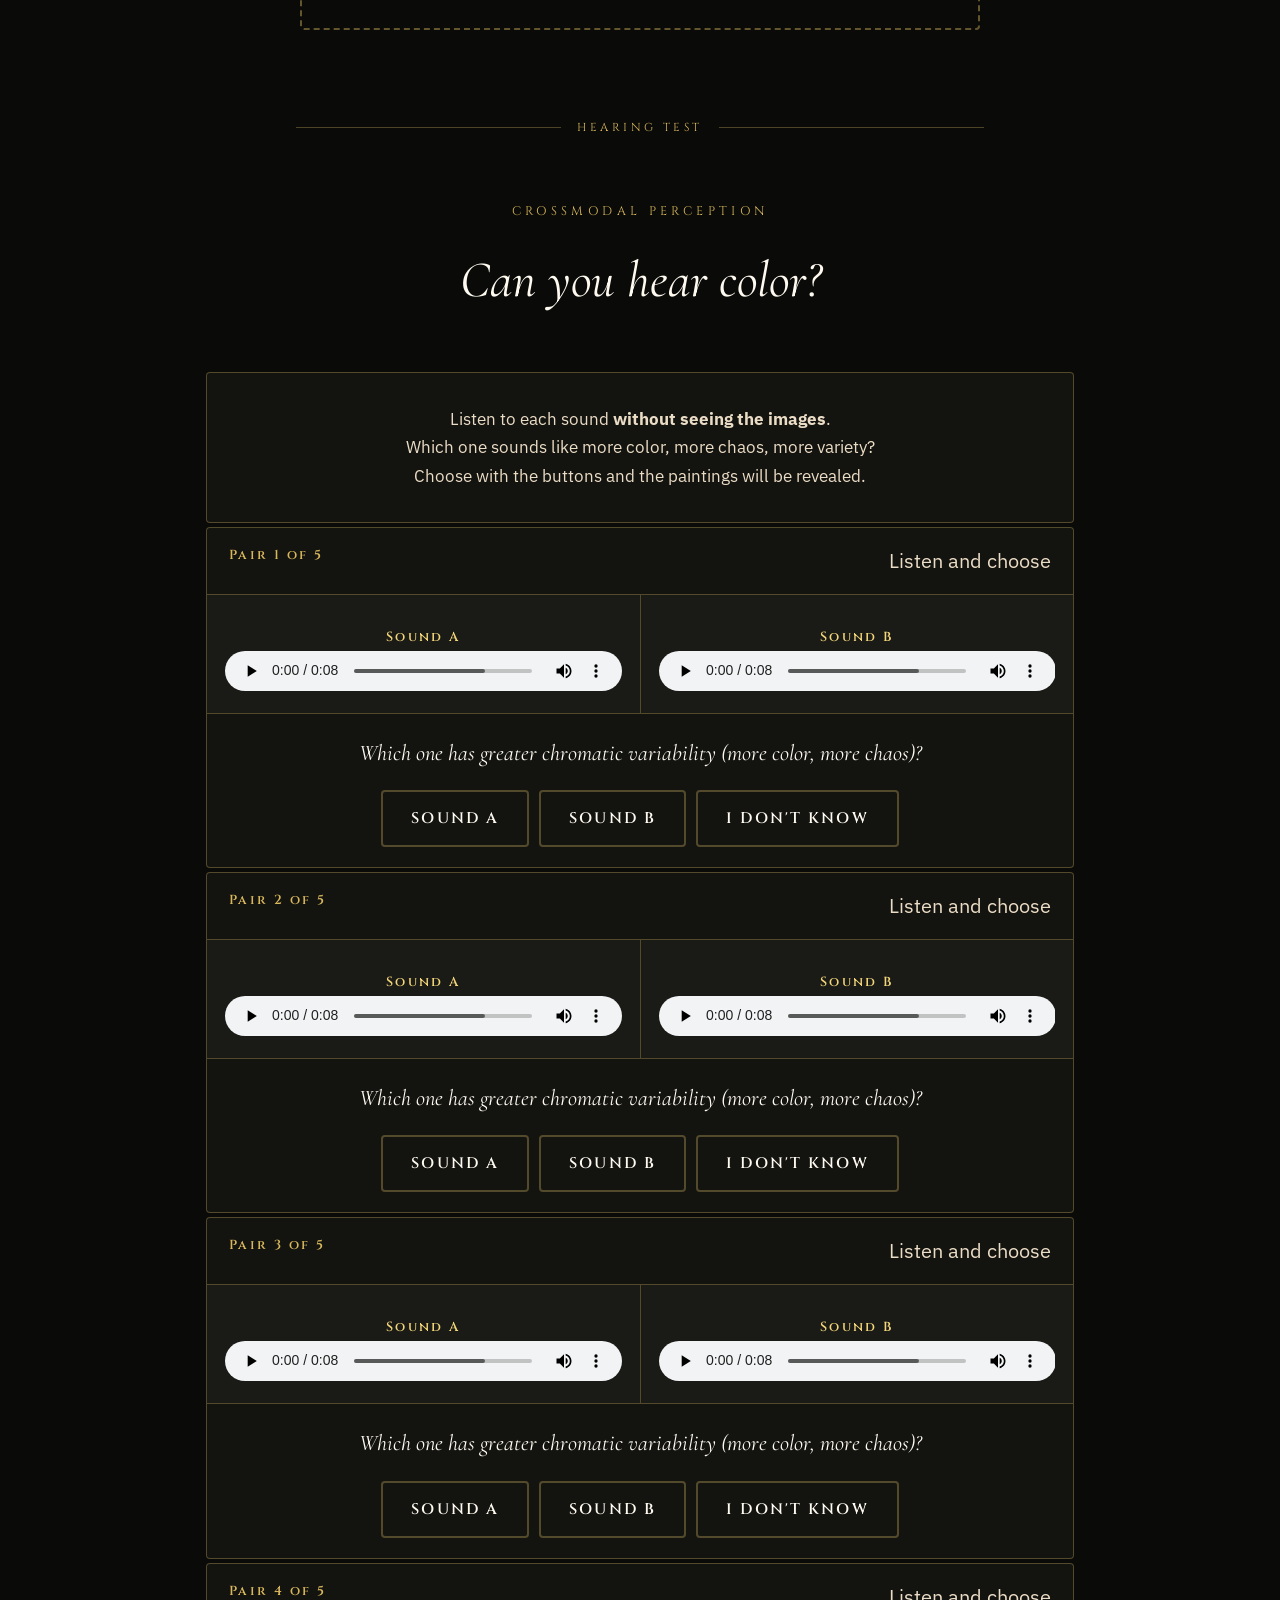
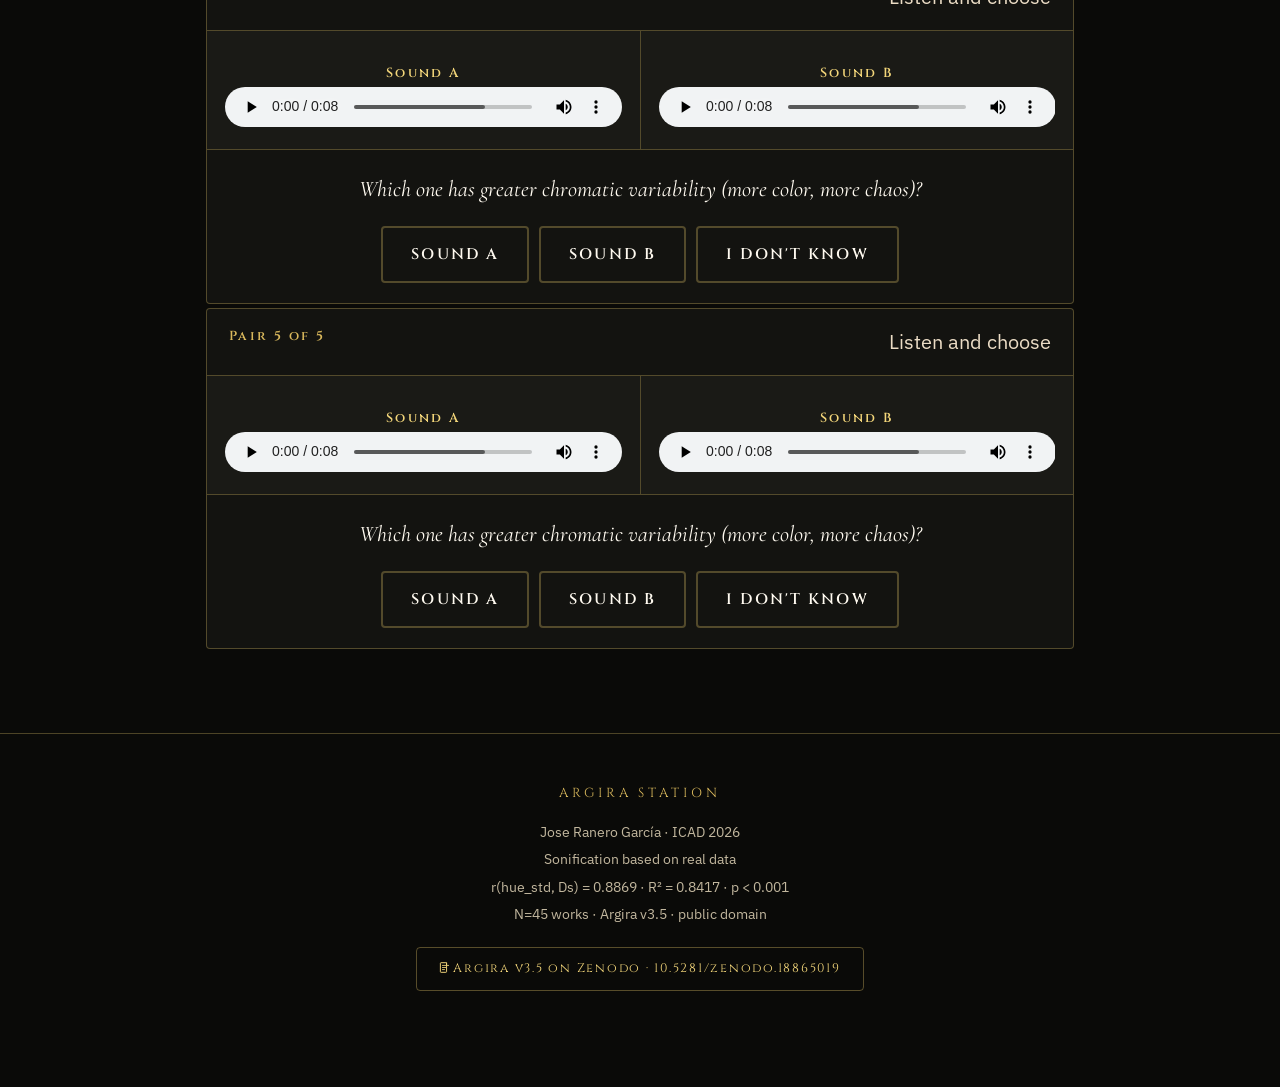
<file: index-en.html>
<!DOCTYPE html>
<html lang="en">
<head>
<meta charset="UTF-8">
<meta name="viewport" content="width=device-width, initial-scale=1.0, user-scalable=yes">
<title>ARGIRA – Sound Museum · Accessible</title>
<meta name="description" content="Argira is a sound museum that turns paintings into sound through emergent mathematics. Correlation r=0.8869 between chromatic structure and sound complexity (Argira v3.5, N=45). ICAD 2026 · Jose Ranero García.">
<link rel="canonical" href="https://argira.eus/argira-sonification/index-en.html">
<meta property="og:type" content="website">
<meta property="og:url" content="https://argira.eus/argira-sonification/index-en.html">
<meta property="og:title" content="ARGIRA – Sound Museum · Accessible">
<meta property="og:description" content="Turns paintings into sound through emergent mathematics. Correlation r=0.8869 between chromatic variability and sound complexity (Argira v3.5, N=45, ICAD 2026).">
<meta property="og:image" content="https://argira.eus/argira-sonification/3840px-Kandinsky_-_Jaune_Rouge_Bleu.jpg">
<meta property="og:image:alt" content="Yellow Red Blue, Wassily Kandinsky, 1925, the work with the highest chromatic variability in the gallery">
<meta property="og:locale" content="en_US">
<meta name="twitter:card" content="summary_large_image">
<meta name="twitter:title" content="ARGIRA – Sound Museum · Accessible">
<meta name="twitter:description" content="Turns paintings into sound through mathematics. r=0.8869 between color and sound complexity (Argira v3.5, N=45). ICAD 2026 · Jose Ranero García.">
<meta name="twitter:image" content="https://argira.eus/argira-sonification/3840px-Kandinsky_-_Jaune_Rouge_Bleu.jpg">
<meta name="twitter:image:alt" content="Yellow Red Blue, Wassily Kandinsky, 1925">
<link href="https://fonts.googleapis.com/css2?family=IBM+Plex+Sans:ital,wght@0,400;0,500;0,600;1,400&family=IBM+Plex+Mono:wght@400;500&family=Cinzel:wght@400;600&family=Cormorant+Garamond:ital,wght@0,300;0,400;1,300;1,400&display=swap" rel="stylesheet">
<link rel="stylesheet" href="style.css">

<link rel="icon" href="data:image/svg+xml,<svg xmlns='http://www.w3.org/2000/svg' viewBox='0 0 100 100'><text y='.9em' font-size='90'>🎧</text></svg>">
</head>
<body>
<div id="page-title" tabindex="-1" style="position:absolute;clip:rect(0 0 0 0);clip-path:inset(50%);width:1px;height:1px;overflow:hidden;white-space:nowrap;">Argira, Accessible Sound Museum</div>
<a href="#contenido-principal" class="skip-link">Skip to main content</a>
<div aria-live="polite" aria-atomic="true" class="sr-only" id="live-region"></div>

<nav class="site-nav" aria-label="Main navigation">
  <div class="site-nav-inner">
    <a href="index.html" class="nav-link" hreflang="es" lang="es">ES</a>
    <button id="btn-intro-audio" class="nav-link nav-intro-btn" aria-label="Listen to Argira's introduction" type="button">▶ Introduction</button>
    <a href="https://argira.eus/argira-accesible/index-en.html" class="nav-link nav-link-highlight" target="_blank" rel="noopener noreferrer">Perceptual Map</a>
    <a href="#galeria" class="nav-link">Gallery</a>
    <a href="#analiza-tu-imagen" class="nav-link">Upload your art</a>
    <a href="#lupa-temporal" class="nav-link">Magnifier</a>
    <a href="#test-auditivo" class="nav-link">Hearing Test</a>
    <a href="https://argira.eus/argira-encuesta/" class="nav-link nav-link-highlight">Survey</a>
    <a href="explora-en.html" class="nav-link">Explore</a>
    <a href="https://argira.eus/argira-rma-explorer/" class="nav-link" target="_blank" rel="noopener noreferrer">Explore+</a>
    <a href="https://argira.eus/argira-rma-explainer/index-en.html" class="nav-link" target="_blank" rel="noopener noreferrer">Explainer</a>
    <a href="https://argira.eus/alt-text/" class="nav-link" target="_blank" rel="noopener noreferrer">Alt-text</a>
    <a href="https://argira.eus/argira-assistant/" class="nav-link nav-link-highlight" target="_blank" rel="noopener noreferrer">💬 Assistant</a>
    <a href="https://argira.eus/argira-videos/" class="nav-link" target="_blank" rel="noopener noreferrer">🎬 Videos</a>
    <a href="https://argira.eus/argira-investiga/index-en.html" class="nav-link" target="_blank" rel="noopener noreferrer">Research</a>
    

  </div>
</nav>

<div class="access-guide" role="region" aria-label="Accessibility guide">
  <p class="access-guide-summary" aria-label="Argira is a sound space. Your position within it determines what you hear. The artworks organize that space."><strong aria-hidden="true">Argira</strong> is a sound space. Your position within it determines what you hear. The artworks organize that space.</p>
  <details>
    <summary><span aria-hidden="true">🎧</span> Accessibility · VoiceOver / TalkBack and exploration modes</summary>
    <p class="access-guide-summary" style="margin-top:10px;">
      <strong>Argira is accessible with VoiceOver and TalkBack <em>(in-page support in development)</em>.</strong>
      The full, already accessible experience is at <a href="https://argira.eus/argira-accesible/index-en.html">Perceptual Map</a>.
      In the meantime, navigate with <kbd>Tab</kbd> · <kbd>Space</kbd> to play ·
      <kbd>⏹ Stop all</kbd> always available.
    </p>
    <ul>
      <li><strong>👆 Tap</strong> — Tap any area of the image. The voice announces the position, the color name, its frequency in Hz, and what object is at that point. A tone sounds simultaneously.</li>
      <li><strong>🖐 Sweep</strong> — Slide your finger across the image to explore it continuously. The sound changes in real time.</li>
      <li><strong>🦯 Braille</strong> <em>(in development)</em> — Like Sweep, but the voice finishes describing each area before moving on. Designed so no detail is missed. Improvements underway.</li>
      <li><strong>🖼️ Spatial tour</strong> — Press the button and the artwork describes itself, area by area, following clock positions (12 o'clock → 1 → … → center).</li>
      <li><strong>🔊 Read description</strong> — Reads the full description of each painting aloud.</li>
      <li><strong>🐢 Time magnifier</strong> — Slows the audio down to 0.5× to perceive the chromatic texture in more detail.</li>
      <li><strong>📳 Vibration</strong> — On Android, each tap vibrates differently depending on the color complexity of the work. On iOS, haptic vibration is currently unavailable, but the Tap and Sweep modes work with full audio.</li>
    </ul>
    <p class="access-guide-feedback">We can't test Argira with every screen reader. If something doesn't work as expected — a button that isn't announced, audio that doesn't respond — you can tell us in the <a href="https://argira.eus/argira-encuesta/">survey</a>. Every report helps us improve.</p>
  </details>
</div>

<header class="hero" id="hero">
  <p class="hero-eyebrow" aria-label="Argira Station. Jose Ranero García. Peer-reviewed research. ICAD 2026">Argira Station &nbsp;·&nbsp; Jose Ranero García<br>Peer-reviewed research &nbsp;·&nbsp; ICAD 2026</p>
  <h1 class="hero-title" aria-label="Argira">ARGIRA</h1>
  <p class="hero-sub" aria-label="Sound Museum, Perceptual Space">Sound Museum · Perceptual Space</p>
  <p class="bridge-phrase">A blind person can tell a Monet apart from a Kandinsky by sound alone.</p>
  <a href="#galeria" class="skip-link">Skip directly to the artworks (gallery)</a>
  <div class="stats-grid">
    <div class="stat"><span class="stat-value">16</span><span class="stat-label">Works in this demo</span></div>
    <div class="stat"><span class="stat-value">45</span><span class="stat-label">Works in full dataset</span></div>
  </div>

  <p class="hero-desc">Every painting has a <strong>unique chromatic structure</strong>.<br>The conversion rule is fixed, but the sound texture that emerges is not designed.<br><br>The works are ordered from <strong>lowest to highest color variability</strong>.<br>Listen to the gradient: from silence to chaos.</p>
  <div class="scale-bar">
    <div class="scale-bar-track"></div>
    <div class="scale-bar-labels"><span>Black/White · Silence</span><span>Maximum color · Complexity</span></div>
  </div>
</header>

<main id="contenido-principal">
  <div class="access-intro">
    <div class="access-box">
      <span class="access-eyebrow">Accessibility · Art · Sound</span>
      <h2 class="access-title">Imagine you couldn't see.<br>How would you listen to a painting?</h2>
      <a href="#galeria" class="skip-link">Skip directly to the artworks (gallery)</a>
      <p class="access-body">Argira turns paintings into sound while respecting their real structure. A painting full of color sounds complex and high-pitched. A dark, quiet one sounds low and simple. It isn't an audio guide describing what you see — <strong>it's the structure of the painting translated into sound</strong>, with a mathematical correlation of r=0.8869.</p>
      <ul class="access-uses">
        <li><strong>👁️ Accessible museums</strong> — The sound is generated through a fixed mathematical rule, but the acoustic complexity that emerges isn't programmed: it's a physical consequence of harmonic interaction. It isn't a symbolic mapping like "blue = high-pitched," but a structural transformation that preserves chromatic variability.</li>
        <li><strong>🎨 Art for everyone</strong> — A child, an adult with no art background, someone who doesn't speak the language — all of them could feel the structure of a painting through their ears.</li>
        <li><strong>🔢 Not arbitrary</strong> — The conversion rule is fixed (hue → frequency), but the sound texture that emerges isn't designed: it arises from the physics of harmonics. The same painting always produces the same acoustic profile.</li>
        <li><strong>🌍 Extensible to other images</strong> — Validated across 45 works (peer-validated dataset, Zenodo v10). Extensible to other images, pending specific verification.</li>
      </ul>
      <div class="access-faq">
        <span class="access-faq-title">Frequently asked questions</span>
        <details class="faq-item"><summary class="faq-q">Does this already exist?</summary><p class="faq-a">Yes, sonification systems exist. But Argira began by applying Pearson's correlation (1895) and linear regression to measure the relationship between tone variability and sound complexity. Analyzing 45 works (peer-validated dataset, Zenodo v10), the correlation r&nbsp;=&nbsp;0.8869 emerged from the data.</p></details>
        <details class="faq-item"><summary class="faq-q">What is it actually for?</summary><p class="faq-a">So that a blind person can tell a Monet apart from a Rothko by sound alone.</p></details>
        <details class="faq-item"><summary class="faq-q">How does it work?</summary><p class="faq-a">The sound is generated through a fixed mathematical rule, but the acoustic complexity that emerges isn't programmed: it's a physical consequence of harmonic interaction. It isn't a symbolic mapping like "blue = high-pitched," but a structural transformation that preserves chromatic variability.</p></details>
      </div>
    </div>
  </div>

  <!-- ========== GALLERY (16 full works) ========== -->
  <section id="galeria" tabindex="-1">
    <div class="section-header">
      <span class="section-label">Chromatic variability scale</span>
      <h2 class="section-title" id="galeria-titulo">All 16 works, from lowest to highest chromaticity</h2>
    </div>
    <div class="gallery" role="list">
      <!-- #1 Malevich -->
      <article class="card" role="listitem">
        <div class="card-number-bar"><span class="card-num">#1 / 16</span><span class="chroma-level" style="background:#222;color:#999;">MINIMUM</span></div>
        <div class="chroma-bar-wrap" role="img" aria-label="Chromatic variability: 4% — Minimum"><div class="chroma-bar" aria-hidden="true" style="width:4%;background:#3a3a3a;"></div></div>
        <img class="card-image" src="White_on_White_(Malevich,_1918).png" alt="White on White, Kazimir Malevich, 1918" width="720" height="405" loading="lazy" crossorigin="anonymous">
        <div class="card-body">
          <button type="button" class="speak-btn" aria-label="Read description of White on White, Kazimir Malevich, 1918" data-text="White on White, Kazimir Malevich, 1918. Fully white canvas with a white square rotated slightly, barely distinguishable from the background. Suprematist abstraction at its most reduced: near-total absence of color and contrast.">🔊 Read description</button>
          <h3 class="card-artist">Kazimir Malevich</h3>
          <p class="card-work">White on White (1918)</p>
          <p class="card-desc">The absolute silence of color. A white square on a white background, near-zero chromatic variability. The starting point of the scale.</p>
          <div class="sound-profile"><span class="sound-profile-title">Sound Profile</span>Dominant frequency: low, almost inaudible. Texture: pure tone with no harmonics. Minimal fractal dimension, the sound closest to silence that still generates structure.</div>
          <div class="audio-wrap"><span class="audio-label">Listen to sonification</span><audio controls aria-label="Sonification of White on White, Kazimir Malevich"><source src="White_on_White_(Malevich,_1918).wav" type="audio/wav"></audio></div>
                              <div class="card-tags"><span class="tag" aria-hidden="true">⬜ Extreme monochrome</span><span class="tag" aria-hidden="true">🔇 Sonic silence</span><span class="tag" aria-hidden="true">∞ Pure abstraction</span></div>
        </div>
      </article>

      <!-- #2 Malevich - Black Square -->
      <article class="card" role="listitem">
        <div class="card-number-bar"><span class="card-num">#2 / 16</span><span class="chroma-level" style="background:#1a1a1a;color:#777;">VERY LOW</span></div>
        <div class="chroma-bar-wrap" role="img" aria-label="Chromatic variability: 9% — Very low"><div class="chroma-bar" aria-hidden="true" style="width:9%;background:#2a2a2a;"></div></div>
        <img class="card-image" src="Malevich_Cuadrado_Negro_1915.jpg" alt="Black Square, Kazimir Malevich, 1915" width="720" height="405" loading="lazy" crossorigin="anonymous">
        <div class="card-body">
          <button type="button" class="speak-btn" aria-label="Read description of Black Square, Kazimir Malevich, 1915" data-text="Black Square, Kazimir Malevich, 1915. A perfect black square centered on a white background. The most iconic Suprematist work: maximum binary contrast, but only two colors, black and white. No variation in tone or hue.">🔊 Read description</button>
          <h3 class="card-artist">Kazimir Malevich</h3>
          <p class="card-work">Black Square (1915)</p>
          <p class="card-desc">Maximum contrast with the fewest possible colors. Absolute black against absolute white. Two tones, zero shades, the most elemental duality.</p>
          <div class="sound-profile"><span class="sound-profile-title">Sound Profile</span>Two frequencies: one low (black) and one high (white). No modulation between them. The extreme contrast produces a static tonal tension, like a pedal note and its fundamental harmonic.</div>
          <div class="audio-wrap"><span class="audio-label">Listen to sonification</span><audio controls aria-label="Sonification of Black Square, Kazimir Malevich"><source src="Malevich_Cuadrado_Negro_1915.wav" type="audio/wav"></audio></div>
                              <div class="card-tags"><span class="tag" aria-hidden="true">⬛ Extreme binarism</span><span class="tag" aria-hidden="true">🔲 No shades</span><span class="tag" aria-hidden="true">💎 Suprematist geometry</span></div>
        </div>
      </article>

      <!-- #3 Goya -->
      <article class="card" role="listitem">
        <div class="card-number-bar"><span class="card-num">#3 / 16</span><span class="chroma-level" style="background:#1e1410;color:#888;">VERY LOW</span></div>
        <div class="chroma-bar-wrap" role="img" aria-label="Chromatic variability: 14% — Very low"><div class="chroma-bar" aria-hidden="true" style="width:14%;background:linear-gradient(to right,#2a1a0a,#4a2a10);"></div></div>
        <img class="card-image" src="goya-saturno.jpg" alt="Saturn Devouring His Son, Francisco de Goya, 1819-1823" width="720" height="405" loading="lazy" crossorigin="anonymous">
        <div class="card-body">
          <button type="button" class="speak-btn" aria-label="Read description of Saturn Devouring His Son, Francisco de Goya, circa 1819 to 1823" data-text="Saturn Devouring His Son, Francisco de Goya, circa 1819 to 1823. Colossal figure of Saturn holding and biting a human body. Dramatically dark palette dominated by blacks, murky ochres and earthy browns. From the Black Paintings, the maximum expression of horror with minimal colors.">🔊 Read description</button>
          <h3 class="card-artist">Francisco de Goya</h3>
          <p class="card-work">Saturn Devouring His Son (c. 1819–1823)</p>
          <p class="card-desc">The densest darkness of the Black Paintings. Blacks, browns and a fleeting flash of flesh. Minimal chromatic variability but brutal in its impact.</p>
          <div class="sound-profile"><span class="sound-profile-title">Sound Profile</span>Dominant low frequencies with a disturbing presence. The single warm accent (the flesh) emerges as a brief dissonance over a continuous dark drone.</div>
          <div class="audio-wrap"><span class="audio-label">Listen to sonification</span><audio controls aria-label="Sonification of Saturn Devouring His Son, Francisco de Goya"><source src="goya-saturno.wav" type="audio/wav"></audio></div>
                              <div class="card-tags"><span class="tag" aria-hidden="true">🖤 Black Paintings</span><span class="tag" aria-hidden="true">💀 Contained horror</span><span class="tag" aria-hidden="true">🎵 Disturbing lows</span></div>
        </div>
      </article>

      <!-- #4 Rembrandt -->
      <article class="card" role="listitem">
        <div class="card-number-bar"><span class="card-num">#4 / 16</span><span class="chroma-level" style="background:#3d2b0a;color:#c9a84c;">LOW</span></div>
        <div class="chroma-bar-wrap" role="img" aria-label="Chromatic variability: 22% — Low"><div class="chroma-bar" aria-hidden="true" style="width:22%;background:linear-gradient(to right,#3d2b0a,#6b4a18);"></div></div>
        <img class="card-image" src="500px-Rembrandt_van_Rijn_-_Self-Portrait_-_Google_Art_Project.jpg" alt="Self-Portrait, Rembrandt van Rijn, 1659" width="720" height="405" loading="lazy" crossorigin="anonymous">
        <div class="card-body">
          <button type="button" class="speak-btn" aria-label="Read description of Self-Portrait, Rembrandt van Rijn, 1659" data-text="Self-Portrait, Rembrandt van Rijn, 1659. The artist looks straight ahead with a serene, resigned expression. Side lighting emerging from darkness. Palette dominated by warm ochres, dark browns and deep blacks. Chiaroscuro technique at its most Baroque.">🔊 Read description</button>
          <h3 class="card-artist">Rembrandt van Rijn</h3>
          <p class="card-work">Self-Portrait (1659)</p>
          <p class="card-desc">Pure chiaroscuro: ochres and browns in deep shadow. Minimal tonal variability, maximum psychological depth.</p>
          <div class="sound-profile"><span class="sound-profile-title">Sound Profile</span>Low-mid frequency, warm. Sparse but present harmonics. The minimal chromatic structure produces a dense, contained sound, like a sustained chord in the dark.</div>
          <div class="audio-wrap"><span class="audio-label">Listen to sonification</span><audio controls aria-label="Sonification of Self-Portrait, Rembrandt van Rijn"><source src="500px-Rembrandt_van_Rijn_-_Self-Portrait_-_Google_Art_Project.wav" type="audio/wav"></audio></div>
                              <div class="card-tags"><span class="tag" aria-hidden="true">🕯️ Chiaroscuro</span><span class="tag" aria-hidden="true">🎵 Simple sound</span><span class="tag" aria-hidden="true">🏺 Intense calm</span></div>
        </div>
      </article>

      <!-- #5 Hopper -->
      <article class="card" role="listitem">
        <div class="card-number-bar"><span class="card-num">#5 / 16</span><span class="chroma-level" style="background:#4a3010;color:#d4a050;">LOW</span></div>
        <div class="chroma-bar-wrap" role="img" aria-label="Chromatic variability: 28% — Low"><div class="chroma-bar" aria-hidden="true" style="width:28%;background:linear-gradient(to right,#4a3010,#c08030);"></div></div>
        <img class="card-image" src="EdwardHopperMorningSun1952.jpg" alt="Morning Sun, Edward Hopper, 1952" width="720" height="405" loading="lazy" crossorigin="anonymous">
        <div class="card-body">
          <button type="button" class="speak-btn" aria-label="Read description of Morning Sun, Edward Hopper, 1952" data-text="Morning Sun, Edward Hopper, 1952. A woman sits on a bed looking out a window toward the morning sun. Orange and ochre light floods the room from the left. Warm, contained palette: yellowish whites, soft oranges, beige shadows. The silence and solitude of American Realism.">🔊 Read description</button>
          <h3 class="card-artist">Edward Hopper</h3>
          <p class="card-work">Morning Sun (1952)</p>
          <p class="card-desc">Contained sunlight over whites and ochres. Hopper's American silence has a discreet palette, but warmer than the Baroque.</p>
          <div class="sound-profile"><span class="sound-profile-title">Sound Profile</span>Mid tones with a slow warmth. The uniform light produces stable frequencies with gentle variation, like a long note gradually warming at dawn.</div>
          <div class="audio-wrap"><span class="audio-label">Listen to sonification</span><audio controls aria-label="Sonification of Morning Sun, Edward Hopper"><source src="EdwardHopperMorningSun1952.wav" type="audio/wav"></audio></div>
                              <div class="card-tags"><span class="tag" aria-hidden="true">☀️ Morning light</span><span class="tag" aria-hidden="true">🏠 Urban solitude</span><span class="tag" aria-hidden="true">🎵 Contained warmth</span></div>
        </div>
      </article>

      <!-- #6 Vermeer -->
      <article class="card" role="listitem">
        <div class="card-number-bar"><span class="card-num">#6 / 16</span><span class="chroma-level" style="background:#3a2a08;color:#d4b040;">LOW-MID</span></div>
        <div class="chroma-bar-wrap" role="img" aria-label="Chromatic variability: 34% — Low-mid"><div class="chroma-bar" aria-hidden="true" style="width:34%;background:linear-gradient(to right,#5a3a10,#c09020);"></div></div>
        <img class="card-image" src="Johannes_Vermeer_-_Het_melkmeisje_-_Google_Art_Project.png" alt="The Milkmaid, Johannes Vermeer, 1657-1658" width="720" height="405" loading="lazy" crossorigin="anonymous">
        <div class="card-body">
          <button type="button" class="speak-btn" aria-label="Read description of The Milkmaid, Johannes Vermeer, circa 1657 to 1658" data-text="The Milkmaid, Johannes Vermeer, circa 1657 to 1658. A woman stands in a side-lit room pouring milk from a jug. She wears a blue apron and yellow blouse. The palette is intimate and luminous: blues, yellows and whites carefully balanced against a neutral background.">🔊 Read description</button>
          <h3 class="card-artist">Johannes Vermeer</h3>
          <p class="card-work">The Milkmaid (c. 1657–58)</p>
          <p class="card-desc">Blue and yellow in Dutch balance. More variety than the dark Baroque, but contained within domestic intimacy.</p>
          <div class="sound-profile"><span class="sound-profile-title">Sound Profile</span>Two dominant frequencies (blue and yellow) in serene dialogue. The texture is richer than Rembrandt's but still intimate, like two instruments in a quiet conversation.</div>
          <div class="audio-wrap"><span class="audio-label">Listen to sonification</span><audio controls aria-label="Sonification of The Milkmaid, Johannes Vermeer"><source src="Johannes_Vermeer_-_Het_melkmeisje_-_Google_Art_Project.wav" type="audio/wav"></audio></div>
                              <div class="card-tags"><span class="tag" aria-hidden="true">💛 Yellow and blue</span><span class="tag" aria-hidden="true">🏡 Domestic intimacy</span><span class="tag" aria-hidden="true">🎵 Two voices</span></div>
        </div>
      </article>

      <!-- #7 Dalí -->
      <article class="card" role="listitem">
        <div class="card-number-bar"><span class="card-num">#7 / 16</span><span class="chroma-level" style="background:#4a2d0a;color:#e8a030;">LOW-MID</span></div>
        <div class="chroma-bar-wrap" role="img" aria-label="Chromatic variability: 38% — Low-mid"><div class="chroma-bar" aria-hidden="true" style="width:38%;background:linear-gradient(to right,#6b3a10,#c9841c);"></div></div>
        <img class="card-image" src="Dalí,_Perfil_del_tiempo,_Vroclavo,_7.jpeg" alt="The Profile of Time, Salvador Dalí, 1977" width="720" height="405" loading="lazy" crossorigin="anonymous">
        <div class="card-body">
          <button type="button" class="speak-btn" aria-label="Read description of The Profile of Time, Salvador Dalí, 1977" data-text="The Profile of Time, Salvador Dalí, 1977. Soft clocks melting over surfaces of a coastal desert landscape. Palette of golden ochres, sky blues and cool shadows. Contrast between earthy warmth and the coldness of the surreal sea.">🔊 Read description</button>
          <h3 class="card-artist">Salvador Dalí</h3>
          <p class="card-work">The Profile of Time – Vroclavo (1977)</p>
          <p class="card-desc">Golden ochres and cool shadows. Dalí's surreal palette holds more variety than the Baroque, but is still contained.</p>
          <div class="sound-profile"><span class="sound-profile-title">Sound Profile</span>Mid texture with slight dissonances. The contrast between warm and cool tones creates frequency fluctuations, like melting time itself.</div>
          <div class="audio-wrap"><span class="audio-label">Listen to sonification</span><audio controls aria-label="Sonification of The Profile of Time, Salvador Dalí"><source src="Dalí,_Perfil_del_tiempo,_Vroclavo,_7.wav" type="audio/wav"></audio></div>
                              <div class="card-tags"><span class="tag" aria-hidden="true">🕐 Suspended time</span><span class="tag" aria-hidden="true">🌡️ Thermal contrast</span><span class="tag" aria-hidden="true">🎭 Surrealism</span></div>
        </div>
      </article>

      <!-- #8 Cézanne -->
      <article class="card" role="listitem">
        <div class="card-number-bar"><span class="card-num">#8 / 16</span><span class="chroma-level" style="background:#2a3a10;color:#90c040;">MID</span></div>
        <div class="chroma-bar-wrap" role="img" aria-label="Chromatic variability: 46% — Mid"><div class="chroma-bar" aria-hidden="true" style="width:46%;background:linear-gradient(to right,#305010,#80b030);"></div></div>
        <img class="card-image" src="Paul_Cézanne_-_Montagne_Saint-victoire_-_Google_Art_Project.jpg" alt="Mont Sainte-Victoire, Paul Cézanne, 1902-1904" width="720" height="405" loading="lazy" crossorigin="anonymous">
        <div class="card-body">
          <button type="button" class="speak-btn" aria-label="Read description of Mont Sainte-Victoire, Paul Cézanne, circa 1902 to 1904" data-text="Mont Sainte-Victoire, Paul Cézanne, circa 1902 to 1904. Provençal landscape with the mountain in the background. Geometric brushstrokes of greens, blues, ochres and earth tones build the space analytically. Moderate palette of nature with a diversity of mid tones.">🔊 Read description</button>
          <h3 class="card-artist">Paul Cézanne</h3>
          <p class="card-work">Mont Sainte-Victoire (c. 1902–04)</p>
          <p class="card-desc">Structural greens, blues and ochres. Cézanne's geometry distributes color analytically.</p>
          <div class="sound-profile"><span class="sound-profile-title">Sound Profile</span>Mid-frequency spectrum with geometric modulation. The isolated brushstrokes of color translate into discrete pulses.</div>
          <div class="audio-wrap"><span class="audio-label">Listen to sonification</span><audio controls><source src="Paul_Cézanne_-_Montagne_Saint-victoire_-_Google_Art_Project.wav" type="audio/wav"></audio></div>
                              <div class="card-tags"><span class="tag" aria-hidden="true">⛰️ Provençal geometry</span><span class="tag" aria-hidden="true">🎨 Post-Impressionism</span><span class="tag" aria-hidden="true">🎵 Mid spectrum</span></div>
        </div>
      </article>

      <!-- #9 Monet - Cliffs -->
      <article class="card" role="listitem">
        <div class="card-number-bar"><span class="card-num">#9 / 16</span><span class="chroma-level" style="background:#1a3a1a;color:#5ab85a;">MID</span></div>
        <div class="chroma-bar-wrap" role="img" aria-label="Chromatic variability: 55% — Mid"><div class="chroma-bar" aria-hidden="true" style="width:55%;background:linear-gradient(to right,#1a5a1a,#4ab04a);"></div></div>
        <img class="card-image" src="Claude_Monet_-_Cliff_Walk_at_Pourville_-_Google_Art_Project.jpg" alt="Cliff Walk at Pourville, Claude Monet, 1882" width="720" height="405" loading="lazy" crossorigin="anonymous">
        <div class="card-body">
          <button type="button" class="speak-btn" aria-label="Read description of Cliff Walk at Pourville, Claude Monet, 1882" data-text="Cliff Walk at Pourville, Claude Monet, 1882. Two female figures walk along a green headland above the sea. Vibrant palette of greens, sea blues and foamy whites. The Impressionist brushstroke breaks the color into a dance of hues.">🔊 Read description</button>
          <h3 class="card-artist">Claude Monet</h3>
          <p class="card-work">Cliff Walk at Pourville (1882)</p>
          <p class="card-desc">Greens, blues and whites in Impressionist vibration. The fragmented brushstroke distributes color with moderate-to-high variety.</p>
          <div class="sound-profile"><span class="sound-profile-title">Sound Profile</span>Mid-high frequencies with a rich texture. The variety of greens, blues and whites produces an airy sound spectrum, like wind and sea meeting.</div>
          <div class="audio-wrap"><span class="audio-label">Listen to sonification</span><audio controls><source src="Claude_Monet_-_Cliff_Walk_at_Pourville_-_Google_Art_Project.wav" type="audio/wav"></audio></div>
                              <div class="card-tags"><span class="tag" aria-hidden="true">🌊 Sea breeze</span><span class="tag" aria-hidden="true">🎨 Impressionism</span><span class="tag" aria-hidden="true">🎵 Mid texture</span></div>
        </div>
      </article>

      <!-- #10 Botticelli -->
      <article class="card" role="listitem">
        <div class="card-number-bar"><span class="card-num">#10 / 16</span><span class="chroma-level" style="background:#2a3a20;color:#80c060;">MID</span></div>
        <div class="chroma-bar-wrap" role="img" aria-label="Chromatic variability: 60% — Mid"><div class="chroma-bar" aria-hidden="true" style="width:60%;background:linear-gradient(to right,#2a6020,#60b040);"></div></div>
        <img class="card-image" src="Sandro_Botticelli_-_La_nascita_di_Venere_-_Google_Art_Project_-_edited.jpg" alt="The Birth of Venus, Sandro Botticelli, 1484-1486" width="720" height="405" loading="lazy" crossorigin="anonymous">
        <div class="card-body">
          <button type="button" class="speak-btn" aria-label="Read description of The Birth of Venus, Sandro Botticelli, circa 1484 to 1486" data-text="The Birth of Venus, Sandro Botticelli, circa 1484 to 1486. A nude Venus emerges from the sea on a shell. To her left, the winds Zephyrus and Chloris; to her right, a nymph with a floral cloak. Renaissance palette with pink flesh tones, sky blues, golden greens and the gold of Venus's hair.">🔊 Read description</button>
          <h3 class="card-artist">Sandro Botticelli</h3>
          <p class="card-work">The Birth of Venus (c. 1484–86)</p>
          <p class="card-desc">Blues, greens, pinks and golds of the Renaissance. Greater diversity than the Baroque, with elegant harmony.</p>
          <div class="sound-profile"><span class="sound-profile-title">Sound Profile</span>Wide spectrum with clear harmonic peaks. The pink flesh tones, the blue of the sea and the gold of the hair generate a richness of frequencies reminiscent of a Renaissance choir.</div>
          <div class="audio-wrap"><span class="audio-label">Listen to sonification</span><audio controls><source src="Sandro_Botticelli_-_La_nascita_di_Venere_-_Google_Art_Project_-_edited.wav" type="audio/wav"></audio></div>
                              <div class="card-tags"><span class="tag" aria-hidden="true">🌸 Renaissance palette</span><span class="tag" aria-hidden="true">🌊 Sea and sky</span><span class="tag" aria-hidden="true">🎵 Harmonic choir</span></div>
        </div>
      </article>

      <!-- #11 Degas -->
      <article class="card" role="listitem">
        <div class="card-number-bar"><span class="card-num">#11 / 16</span><span class="chroma-level" style="background:#1a2a4a;color:#5a9ae0;">MID-HIGH</span></div>
        <div class="chroma-bar-wrap" role="img" aria-label="Chromatic variability: 68% — Mid-high"><div class="chroma-bar" aria-hidden="true" style="width:68%;background:linear-gradient(to right,#1a3a7a,#5090d0);"></div></div>
        <img class="card-image" src="Edgar_Germain_Hilaire_Degas_076.jpg" alt="Blue Dancers, Edgar Degas, 1897" width="720" height="405" loading="lazy" crossorigin="anonymous">
        <div class="card-body">
          <button type="button" class="speak-btn" aria-label="Read description of Blue Dancers, Edgar Degas, circa 1897" data-text="Blue Dancers, Edgar Degas, circa 1897. Four ballet dancers in a resting pose, adjusting the shoulders of their costumes. Palette dominated by intense blues of the tutus with orange and green flashes in the bodies. Pastel on paper with rich, vibrant texture.">🔊 Read description</button>
          <h3 class="card-artist">Edgar Degas</h3>
          <p class="card-work">Blue Dancers (c. 1897)</p>
          <p class="card-desc">Dominant blues with orange and green accents, a vibrant patchwork of color beneath an apparent monochrome surface.</p>
          <div class="sound-profile"><span class="sound-profile-title">Sound Profile</span>Wide spectrum dominated by blue-cool frequencies. The warm accents emerge as harmonic flashes.</div>
          <div class="audio-wrap"><span class="audio-label">Listen to sonification</span><audio controls><source src="Edgar_Germain_Hilaire_Degas_076.wav" type="audio/wav"></audio></div>
                              <div class="card-tags"><span class="tag" aria-hidden="true">💙 Dominant blue</span><span class="tag" aria-hidden="true">🩰 Movement</span><span class="tag" aria-hidden="true">🎵 Hidden richness</span></div>
        </div>
      </article>

      <!-- #12 Monet - Poppies -->
      <article class="card" role="listitem">
        <div class="card-number-bar"><span class="card-num">#12 / 16</span><span class="chroma-level" style="background:#3a1a10;color:#e07040;">MID-HIGH</span></div>
        <div class="chroma-bar-wrap" role="img" aria-label="Chromatic variability: 74% — Mid-high"><div class="chroma-bar" aria-hidden="true" style="width:74%;background:linear-gradient(to right,#6a2010,#e05030);"></div></div>
        <img class="card-image" src="field-of-poppies.jpg!Large.jpg" alt="Poppies, Claude Monet, 1873" width="720" height="405" loading="lazy" crossorigin="anonymous">
        <div class="card-body">
          <button type="button" class="speak-btn" aria-label="Read description of Poppies, Claude Monet, 1873" data-text="Poppies, Claude Monet, 1873. A summer meadow with a mother and daughter walking among bright red poppies. The blue sky, the greens of the meadow and the intense reds of the flowers create a high-contrast, tonally rich Impressionist palette.">🔊 Read description</button>
          <h3 class="card-artist">Claude Monet</h3>
          <p class="card-work">Poppies (1873)</p>
          <p class="card-desc">Fiery reds over greens and blues. The contrast of complementary colors raises the chromatic variability.</p>
          <div class="sound-profile"><span class="sound-profile-title">Sound Profile</span>The reds of the poppies generate high-frequency peaks over the green-blue continuum. Greater spectral tension.</div>
          <div class="audio-wrap"><span class="audio-label">Listen to sonification</span><audio controls><source src="field-of-poppies.jpg!Large.wav" type="audio/wav"></audio></div>
                              <div class="card-tags"><span class="tag" aria-hidden="true">🌺 Vibrant reds</span><span class="tag" aria-hidden="true">🌿 Complementary colors</span><span class="tag" aria-hidden="true">🎵 Spectral tension</span></div>
        </div>
      </article>

      <!-- #13 Van Gogh -->
      <article class="card" role="listitem">
        <div class="card-number-bar"><span class="card-num">#13 / 16</span><span class="chroma-level" style="background:#4a3800;color:#f0c000;">HIGH</span></div>
        <div class="chroma-bar-wrap" role="img" aria-label="Chromatic variability: 82% — High"><div class="chroma-bar" aria-hidden="true" style="width:82%;background:linear-gradient(to right,#906000,#f0c000);"></div></div>
        <img class="card-image" src="1280px-Korenveld_met_kraaien_-_s0149V1962_-_Van_Gogh_Museum.jpg" alt="Wheatfield with Crows, Vincent van Gogh, 1890" width="720" height="405" loading="lazy" crossorigin="anonymous">
        <div class="card-body">
          <button type="button" class="speak-btn" aria-label="Read description of Wheatfield with Crows, Vincent van Gogh, 1890" data-text="Wheatfield with Crows, Vincent van Gogh, 1890. Turbulent dark blue sky over a field of deep golden wheat. Black crows in flight. The spiraling Expressionist brushstroke combines golden yellows, stormy blues, vibrant greens and blacks. The artist's last known work.">🔊 Read description</button>
          <h3 class="card-artist">Vincent van Gogh</h3>
          <p class="card-work">Wheatfield with Crows (1890)</p>
          <p class="card-desc">Vibrant yellows against stormy blues. The Expressionist brushstroke reaches a high chromatic density.</p>
          <div class="sound-profile"><span class="sound-profile-title">Sound Profile</span>Great spectral width. The intense yellows and dark blues generate widely separated frequencies, a rich, agitated dissonance.</div>
          <div class="audio-wrap"><span class="audio-label">Listen to sonification</span><audio controls><source src="1280px-Korenveld_met_kraaien_-_s0149V1962_-_Van_Gogh_Museum.wav" type="audio/wav"></audio></div>
                              <div class="card-tags"><span class="tag" aria-hidden="true">🌾 Intense yellow</span><span class="tag" aria-hidden="true">⛈️ Stormy blue</span><span class="tag" aria-hidden="true">🎵 High energy</span></div>
        </div>
      </article>

      <!-- #14 Kandinsky - Several Circles -->
      <article class="card" role="listitem">
        <div class="card-number-bar"><span class="card-num">#14 / 16</span><span class="chroma-level" style="background:#3a0a3a;color:#c050c0;">HIGH</span></div>
        <div class="chroma-bar-wrap" role="img" aria-label="Chromatic variability: 87% — High"><div class="chroma-bar" aria-hidden="true" style="width:87%;background:linear-gradient(to right,#6a0a8a,#c040c0);"></div></div>
        <img class="card-image" src="este.jpg" alt="Several Circles, Wassily Kandinsky, 1926" width="720" height="405" loading="lazy" crossorigin="anonymous">
        <div class="card-body">
          <button type="button" class="speak-btn" aria-label="Read description of Several Circles, Wassily Kandinsky, 1926" data-text="Several Circles, Wassily Kandinsky, 1926. Abstract composition of pure-colored circles on a black background. Each circle has a different color: red, blue, yellow, white, green, orange, violet. Maximum saturation, radical contrast against the black background.">🔊 Read description</button>
          <h3 class="card-artist">Wassily Kandinsky</h3>
          <p class="card-work">Several Circles (1926)</p>
          <p class="card-desc">Circles of pure color on black, each a different tone, maximum saturation, radical contrast.</p>
          <div class="sound-profile"><span class="sound-profile-title">Sound Profile</span>Very wide spectrum with discrete peaks at each color-frequency. The black background acts as structural silence.</div>
          <div class="audio-wrap"><span class="audio-label">Listen to sonification</span><audio controls><source src="este.wav" type="audio/wav"></audio></div>
                              <div class="card-tags"><span class="tag" aria-hidden="true">⭕ Pure geometry</span><span class="tag" aria-hidden="true">🌈 Maximum saturation</span><span class="tag" aria-hidden="true">⚡ High energy</span></div>
        </div>
      </article>

      <!-- #15 Matisse -->
      <article class="card" role="listitem">
        <div class="card-number-bar"><span class="card-num">#15 / 16</span><span class="chroma-level" style="background:#5a0a0a;color:#ff6040;">VERY HIGH</span></div>
        <div class="chroma-bar-wrap" role="img" aria-label="Chromatic variability: 92% — Very high"><div class="chroma-bar" aria-hidden="true" style="width:92%;background:linear-gradient(to right,#c02010,#ff4020);"></div></div>
        <img class="card-image" src="La_Desserte_rouge,_par_Henri_Matisse.jpg" alt="The Red Table, Henri Matisse, 1908" width="720" height="405" loading="lazy" crossorigin="anonymous">
        <div class="card-body">
          <button type="button" class="speak-btn" aria-label="Read description of The Red Table, Henri Matisse, 1908" data-text="The Red Table, Henri Matisse, 1908. Interior with a table covered by an intense red tablecloth with blue arabesques. A servant arranges the dishware. The red floods the foreground and the wall, merging into flat planes of color. Fauvist palette at maximum intensity: dominant red with blues, greens and whites in explosive harmony.">🔊 Read description</button>
          <h3 class="card-artist">Henri Matisse</h3>
          <p class="card-work">The Red Table (1908)</p>
          <p class="card-desc">The Fauvist red that absorbs everything. Extreme saturation with blue arabesques.</p>
          <div class="sound-profile"><span class="sound-profile-title">Sound Profile</span>The dominant red generates a high, powerful frequency. The blue arabesques add modulations, a dense, enveloping sound.</div>
          <div class="audio-wrap"><span class="audio-label">Listen to sonification</span><audio controls><source src="La_Desserte_rouge,_par_Henri_Matisse.wav" type="audio/wav"></audio></div>
                              <div class="card-tags"><span class="tag" aria-hidden="true">🔴 Absolute red</span><span class="tag" aria-hidden="true">🎨 Fauvism</span><span class="tag" aria-hidden="true">🎵 Symphony in red</span></div>
        </div>
      </article>

      <!-- #16 Kandinsky - Yellow Red Blue -->
      <article class="card" role="listitem">
        <div class="card-number-bar"><span class="card-num">#16 / 16</span><span class="chroma-level" style="background:#5a0a0a;color:#ff4444;">MAXIMUM</span></div>
        <div class="chroma-bar-wrap" role="img" aria-label="Chromatic variability: 100% — Maximum"><div class="chroma-bar" aria-hidden="true" style="width:100%;background:linear-gradient(to right,#c02010,#f04010,#e040fb);"></div></div>
        <img class="card-image" src="3840px-Kandinsky_-_Jaune_Rouge_Bleu.jpg" alt="Yellow Red Blue, Wassily Kandinsky, 1925" width="720" height="405" loading="lazy" crossorigin="anonymous">
        <div class="card-body">
          <button type="button" class="speak-btn" aria-label="Read description of Yellow Red Blue, Wassily Kandinsky, 1925" data-text="Yellow Red Blue, Wassily Kandinsky, 1925. A large abstract composition with the three primary shapes and colors as protagonists. Triangles, circles and lines in intense yellow on the left, black in the center and deep blue on the right. The maximum abstract chromatic complexity: the entire color scale expressed simultaneously.">🔊 Read description</button>
          <h3 class="card-artist">Wassily Kandinsky</h3>
          <p class="card-work">Yellow Red Blue (1925)</p>
          <p class="card-desc">The pure chromatic triad: yellow, red, blue at maximum expression. The opposite pole to Malevich's silence.</p>
          <div class="sound-profile"><span class="sound-profile-title">Sound Profile</span>Maximum spectral complexity. Where Malevich is silence, Kandinsky is organized chaos, the entire chromatic scale expressed in sound.</div>
          <div class="audio-wrap"><span class="audio-label">Listen to sonification (maximum chromatic)</span><audio controls><source src="3840px-Kandinsky_-_Jaune_Rouge_Bleu.wav" type="audio/wav"></audio></div>
                              <div class="card-tags"><span class="tag" aria-hidden="true">🟡 Primary yellow</span><span class="tag" aria-hidden="true">🔴 Primary red</span><span class="tag" aria-hidden="true">🔵 Primary blue</span><span class="tag" aria-hidden="true">🌀 Maximum chaos</span></div>
        </div>
      </article>
    </div>
  </section>

  <!-- ========== CORRELATION ========== -->
  <section id="correlacion">
    <div class="section-header"><span class="section-label">Mathematical evidence</span><h2 class="section-title">The correlation between color and sound complexity</h2></div>
    <div class="scatter-section"><div class="scatter-box"><span class="scatter-eyebrow">Pearson r = 0.8869 · R² = 0.8417 · p &lt; 0.001 · Argira v3.5 (ICAD 2026)</span><p class="scatter-title">hue_std → Spectral Dimension (Ds)</p><p class="scatter-desc">Each point is a work. The X axis is tone variability (hue_std), the Y axis is sound complexity (Ds). The red line is the linear regression. Data from Argira v3.5 (N=45), the version presented at ICAD 2026 and validated on Zenodo.</p><div class="scatter-svg-wrap"><svg viewBox="0 0 500 320" role="img" focusable="false" aria-label="Scatter plot: correlation r=0.8869 between chromatic variability (hue_std) and sound complexity (Ds). 16 work data points range from Malevich in the bottom-left corner to Kandinsky in the top-right, with a red linear regression line."><rect aria-hidden="true" width="500" height="320" fill="#0d0d0a"/><g aria-hidden="true" stroke="rgba(232,201,106,0.08)" stroke-width="1"><line x1="60" y1="20" x2="480" y2="20"/><line x1="60" y1="73" x2="480" y2="73"/><line x1="60" y1="126" x2="480" y2="126"/><line x1="60" y1="179" x2="480" y2="179"/><line x1="60" y1="232" x2="480" y2="232"/><line x1="60" y1="285" x2="480" y2="285"/><line x1="60" y1="20" x2="60" y2="285"/><line x1="144" y1="20" x2="144" y2="285"/><line x1="228" y1="20" x2="228" y2="285"/><line x1="312" y1="20" x2="312" y2="285"/><line x1="396" y1="20" x2="396" y2="285"/><line x1="480" y1="20" x2="480" y2="285"/></g><line aria-hidden="true" x1="60" y1="285" x2="480" y2="285" stroke="rgba(232,201,106,0.4)" stroke-width="1.5"/><line aria-hidden="true" x1="60" y1="20" x2="60" y2="285" stroke="rgba(232,201,106,0.4)" stroke-width="1.5"/><line aria-hidden="true" x1="65" y1="278" x2="478" y2="27" stroke="#ef5350" stroke-width="1.5" stroke-dasharray="6 3"/><circle aria-hidden="true" cx="69" cy="284" r="5" fill="#e8c96a"/><circle aria-hidden="true" cx="85" cy="261" r="5" fill="#e8c96a"/><circle aria-hidden="true" cx="102" cy="238" r="5" fill="#e8c96a"/><circle aria-hidden="true" cx="127" cy="197" r="5" fill="#e8c96a"/><circle aria-hidden="true" cx="148" cy="172" r="5" fill="#e8c96a"/><circle aria-hidden="true" cx="169" cy="145" r="5" fill="#e8c96a"/><circle aria-hidden="true" cx="186" cy="124" r="5" fill="#e8c96a"/><circle aria-hidden="true" cx="220" cy="84" r="5" fill="#e8c96a"/><circle aria-hidden="true" cx="245" cy="75" r="5" fill="#e8c96a"/><circle aria-hidden="true" cx="270" cy="60" r="5" fill="#e8c96a"/><circle aria-hidden="true" cx="295" cy="52" r="5" fill="#e8c96a"/><circle aria-hidden="true" cx="321" cy="42" r="5" fill="#e8c96a"/><circle aria-hidden="true" cx="354" cy="34" r="5" fill="#e8c96a"/><circle aria-hidden="true" cx="383" cy="30" r="5" fill="#e8c96a"/><circle aria-hidden="true" cx="413" cy="27" r="5" fill="#e8c96a"/><circle aria-hidden="true" cx="455" cy="22" r="5" fill="#e8c96a"/><text aria-hidden="true" x="69" y="298" font-family="'IBM Plex Sans'" font-size="9" fill="rgba(232,201,106,0.6)">Malevich</text><text aria-hidden="true" x="455" y="14" font-family="'IBM Plex Sans'" font-size="9" fill="rgba(232,201,106,0.6)">Kandinsky</text><text aria-hidden="true" x="392" y="55" font-family="'IBM Plex Sans'" font-size="9" fill="#ef5350">r = 0.8869</text><text aria-hidden="true" x="270" y="305" font-family="'IBM Plex Sans'" font-size="10" fill="rgba(168,158,136,0.8)">hue_std (tone variability)</text><text aria-hidden="true" x="16" y="153" font-family="'IBM Plex Sans'" font-size="10" fill="rgba(168,158,136,0.8)" transform="rotate(-90,16,153)">Ds (sound complexity)</text></svg></div><p class="scatter-caption">16 works shown · Correlation r = 0.8869 calculated on N = 45 works (full dataset, Argira v3.5) · <a href="https://doi.org/10.5281/zenodo.18865019" target="_blank" rel="noopener" style="color:rgba(232,201,106,0.7);">Zenodo v10 ↗</a></p></div></div>
  </section>

  <!-- ========== TIME MAGNIFIER ========== -->
  <section id="lupa-temporal" style="padding:64px 16px;">
    <div class="section-header"><span class="section-label">Time magnifier effect</span><h2 class="section-title">Slow down the sound · Perceive the texture</h2></div>
    <div style="max-width:680px;margin:0 auto;">
      <p style="text-align:center;margin-bottom:28px;">At normal speed the ear receives the complexity all at once.<br>Slowing down is like using a magnifying glass on the chromatic texture —<br>the correlation r ≈ 0.89 is preserved.</p>
      <p style="text-align:center;font-size:0.85rem;color:var(--gold-dim);margin-bottom:28px;">Matisse has the highest average saturation in the corpus; the magnifier reveals its harmonic texture.</p>
      <div style="background:var(--surface);border:1px solid var(--border);border-radius:var(--radius);overflow:hidden;">
        <div style="display:flex;align-items:center;gap:20px;padding:20px;border-bottom:1px solid var(--border);">
          <img src="Matisse-Woman-with-a-Hat.jpg" alt="Woman with a Hat, Henri Matisse, 1905" width="90" height="90" crossorigin="anonymous">
          <div><div style="font-family:'Cinzel',serif;font-size:0.72rem;letter-spacing:0.2em;color:var(--gold-dim);text-transform:uppercase;">Work · Magnifier example</div><div style="font-weight:600;">Henri Matisse</div><div>Woman with a Hat (1905)</div></div>
        </div>
        <div style="padding:20px;">
          <div class="shelving-panel">
            <div class="param-row"><label for="lupaShelvingGain">🎚️ Attenuate highs <span id="lupaShelvingGainVal">0</span> dB</label><input type="range" id="lupaShelvingGain" min="-12" max="0" step="1" value="0"></div>
            <div class="param-row"><label for="lupaShelvingFreq">📡 Cutoff frequency <span id="lupaShelvingFreqVal">5000</span> Hz</label><input type="range" id="lupaShelvingFreq" min="2000" max="10000" step="100" value="5000"></div>
            <div class="shelving-indicator"><div class="shelving-indicator-fill" id="lupaShelvingFill"></div></div>
            <div class="shelving-note">Night mode / reduces listening fatigue</div>
          </div>
          <div style="margin-bottom:16px;"><label for="lupaSpeed">🐢 Speed (magnifier effect) <span id="lupaSpeedVal" style="color:var(--gold);">1.00×</span></label><input type="range" id="lupaSpeed" min="0.5" max="1.5" step="0.05" value="1.0" style="width:100%;"></div>
          <div style="display:flex;gap:10px;"><button id="lupaBtnPlay" aria-label="Listen to Woman with a Hat with time magnifier" style="flex:1;">▶ Listen with magnifier</button><button id="lupaBtnStop" aria-label="Stop time magnifier" style="flex:1;">■ Stop</button></div>
          <div id="lupaStatus" style="margin-top:12px;text-align:center;"></div>
          <div class="lupa-inversa-wrap" id="lupa-inversa-wrap">
            <span class="lupa-inversa-label">Geometric footprint of sound · Argira Inverse</span>
            <span class="lupa-inversa-freq" id="lupa-inversa-freq-label">— Hz</span>
            <canvas id="lupa-inversa-canvas" width="560" height="200"></canvas>
            <div class="lupa-pattern-row"><button class="lupa-pchip active" data-pattern="chladni">Chladni</button><button class="lupa-pchip" data-pattern="lissajous">Lissajous</button><button class="lupa-pchip" data-pattern="polar">Polar</button><button class="lupa-pchip" data-pattern="phi">φ Spiral</button></div>
          </div>
        </div>
      </div>
    </div>
  </section>

  <!-- ========== ANALYZE YOUR IMAGE ========== -->
  <section id="analiza-tu-imagen" style="padding:64px 16px;">
    <div class="section-header"><span class="section-label">Interactive sonification</span><h2 class="section-title">Analyze your image</h2></div>
    <div style="max-width:680px;margin:0 auto;">
      <p style="text-align:center;margin-bottom:28px;">Upload any painting or image.<br>The browser calculates its metrics and generates the acoustic signature, using the same formula as the dataset.</p>
      <label id="tu-upload-zone" for="tu-file-input"><div style="font-size:2.4rem;">🖼</div><div style="font-family:'Cinzel',serif;font-size:0.75rem;letter-spacing:0.18em;color:var(--gold);">Upload your image</div><div style="font-size:0.82rem;">Click or drag here · JPG, PNG, GIF, WebP</div><input type="file" id="tu-file-input" accept="image/*" aria-label="Select image to sonify" style="position:absolute;width:1px;height:1px;opacity:0;clip:rect(0,0,0,0);overflow:hidden;"></label>
      <canvas id="tu-canvas" style="display:none;"></canvas>
      <div id="tu-panel" style="display:none;">
        <div style="background:var(--surface);border:1px solid var(--border);border-radius:var(--radius);margin-bottom:16px;">
          <div style="display:flex;align-items:center;gap:20px;padding:20px;"><img id="tu-preview" width="90" height="90" crossorigin="anonymous"><div id="tu-info"><div style="font-family:'Cinzel',serif;">Your image</div><div id="tu-nombre"></div><div id="tu-metricas"></div></div></div>
          <div style="padding:16px 20px;"><div style="display:flex;justify-content:space-between;"><span>Chromatic variability</span><span id="tu-chroma-pct"></span></div><div style="height:6px;background:rgba(232,201,106,0.08);border-radius:3px;"><div id="tu-chroma-bar" style="height:100%;width:0%;"></div></div></div>
          <div id="tu-params-grid" style="display:grid;grid-template-columns:1fr 1fr;"></div>
        </div>
        <div style="background:var(--surface);border:1px solid var(--border);border-radius:var(--radius);margin-bottom:16px;">
          <div style="padding:20px;">
            <div class="shelving-panel">
              <div class="param-row"><label for="tuShelvingGain">🎚️ Attenuate highs <span id="tuShelvingGainVal">0</span> dB</label><input type="range" id="tuShelvingGain" min="-12" max="0" step="1" value="0"></div>
              <div class="param-row"><label for="tuShelvingFreq">📡 Cutoff frequency <span id="tuShelvingFreqVal">5000</span> Hz</label><input type="range" id="tuShelvingFreq" min="2000" max="10000" step="100" value="5000"></div>
              <div class="shelving-indicator"><div class="shelving-indicator-fill" id="tuShelvingFill"></div></div>
            </div>
            <label for="tu-speed">🐢 Speed (magnifier effect) <span id="tu-speed-val">1.00×</span></label><input type="range" id="tu-speed" min="0.25" max="1.5" step="0.05" value="1.0" style="width:100%;">
          </div>
          <div style="display:flex;gap:10px;padding:0 20px 20px;"><button id="tu-btn-play">▶ Listen</button><button id="tu-btn-stop">■ Stop</button><button id="tu-btn-download">⬇ Download WAV</button></div>
          <div id="tu-status" style="padding:0 20px 16px;text-align:center;"></div>
        </div>
      </div>
    </div>
  </section>

  <!-- ========== HEARING TEST ========== -->
  <section id="test-auditivo">
    <div class="divider"><div class="divider-line"></div><span class="divider-text">Hearing test</span><div class="divider-line"></div></div>
    <div class="section-header" style="padding-top:0"><span class="section-label">Crossmodal perception</span><h2 class="section-title">Can you hear color?</h2></div>
    <div class="test-section"><div class="test-intro">Listen to each sound <strong>without seeing the images</strong>.<br>Which one sounds like more color, more chaos, more variety?<br>Choose with the buttons and the paintings will be revealed.</div><div id="testPairsContainer"></div><div class="score-panel" id="score-panel"><div class="score-number" id="score-number">0/5</div><div class="score-label">Correct answers in the crossmodal perception test</div><p class="score-message" id="score-message"></p><button class="reset-test-btn" id="resetTestBtn">🔄 Restart test</button></div></div>
  </section>
</main>

<footer>
  <p class="footer-title">Argira Station</p>
  <p class="footer-text">Jose Ranero García · ICAD 2026<br>Sonification based on real data<br>r(hue_std, Ds) = 0.8869 · R² = 0.8417 · p &lt; 0.001<br>N=45 works · Argira v3.5 · public domain</p>
  <a class="footer-doi" href="https://doi.org/10.5281/zenodo.18865019" target="_blank" aria-label="Argira v3.5 on Zenodo, DOI 10.5281/zenodo.18865019"><svg width="11" height="11" viewBox="0 0 16 16" fill="none" aria-hidden="true" focusable="false" style="vertical-align:-1px;margin-right:3px"><rect x="2" y="1" width="9" height="14" rx="1" stroke="currentColor" stroke-width="1.4"/><path d="M5 5h5M5 8h5M5 11h3" stroke="currentColor" stroke-width="1.2" stroke-linecap="round"/><path d="M11 1v4h3" stroke="currentColor" stroke-width="1.2" stroke-linecap="round" stroke-linejoin="round"/></svg>Argira v3.5 on Zenodo · 10.5281/zenodo.18865019</a>

</footer>

<!-- Lightbox -->
<div class="lightbox-overlay" id="argira-lightbox" role="dialog" aria-modal="true" aria-label="Enlarged view of the artwork"><button class="lightbox-close" id="lb-close">✕</button><img class="lightbox-img" id="lb-img" alt=""><span class="lightbox-caption" id="lb-caption"></span></div>


<button id="btn-stop-all" aria-label="Stop all audio and speech" title="Stop all"><span aria-hidden="true">⏹</span> Stop all</button>

<script src="script.js"></script>
</body>
</html>
<script>
(function() {
  const INTRO_TEXT = "Argira is a sound space. Your position within it determines what you hear. The artworks define the space. " +
    "Argira is accessible with VoiceOver and TalkBack. Navigate with Tab, Space to play. Stop all always available. " +
    "Tap: Tap any area of the image. The voice announces the position, the color name, its frequency in Hertz, and what object is at that point. A tone sounds simultaneously. " +
    "Sweep: Slide your finger across the image to explore it continuously. The sound changes in real time. " +
    "Braille, in development: Like Sweep, but the voice finishes describing each area before moving on. Designed so no detail is missed. " +
    "Spatial tour: Press the button and the artwork describes itself, area by area. Each image is divided into 9 zones. " +
    "Read description: Reads the full description of each painting aloud. " +
    "Time magnifier: Slows the audio down to 0.5 to perceive the chromatic texture in more detail. " +
    "Vibration: On Android, each tap vibrates differently depending on the color complexity of the work. On iOS haptic vibration is not available, but the Tap and Sweep modes work with full audio. " +
    "We can't test Argira with every screen reader. If something doesn't work as expected, you can tell us in the survey. Every report helps us improve.";

  document.addEventListener('DOMContentLoaded', function() {
    // Initial focus for TalkBack and VoiceOver — lands on the page title
    // instead of a random visible text node.
    const pageTitle = document.getElementById('page-title');
    if (pageTitle) pageTitle.focus({ preventScroll: true });

    const btn = document.getElementById('btn-intro-audio');
    if (btn) requestAnimationFrame(() => btn.focus({ preventScroll: true }));
    if (!btn) return;
    let playing = false;
    btn.addEventListener('click', function() {
      if (playing) {
        window.ArgiraSpeech && window.ArgiraSpeech.stop();
        btn.textContent = '▶ Introduction';
        btn.setAttribute('aria-label', "Listen to Argira's introduction");
        playing = false;
        return;
      }
      if (window.ArgiraSpeech && window.ArgiraSpeech.speak) {
        playing = true;
        btn.textContent = '⏹ Introduction';
        btn.setAttribute('aria-label', 'Stop introduction');
        window.ArgiraSpeech.speak(INTRO_TEXT, { lang: 'en-US' });
        const check = setInterval(function() {
          if (!window.ArgiraSpeech.current) {
            btn.textContent = '▶ Introduction';
            btn.setAttribute('aria-label', "Listen to Argira's introduction");
            playing = false;
            clearInterval(check);
          }
        }, 500);
      }
    });
  });
})();
</script>
</file>
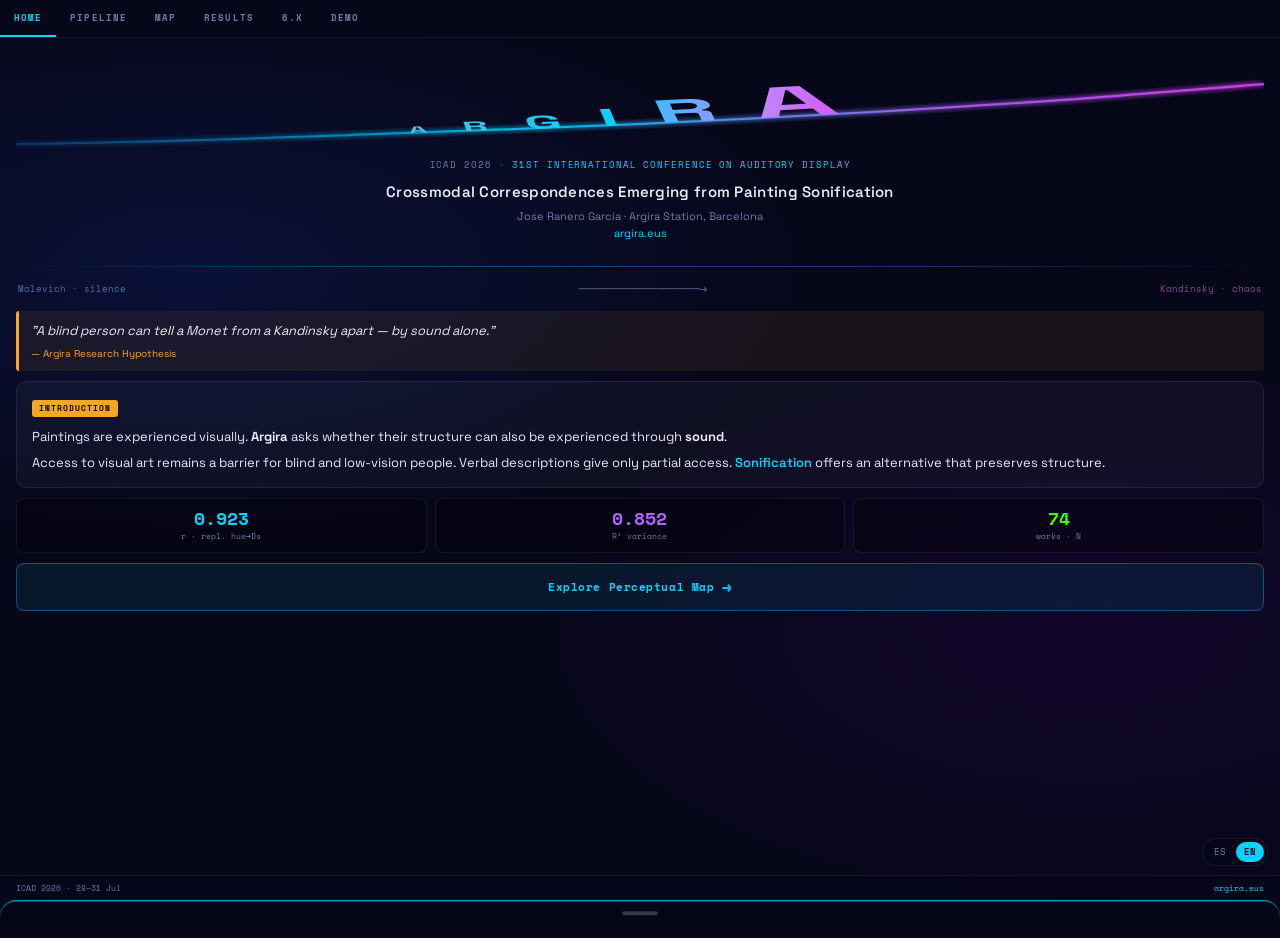
<file: mobile-en.html>
<!DOCTYPE html>
<html lang="en">
<head>
<meta charset="UTF-8">
<meta name="viewport" content="width=device-width, initial-scale=1.0, maximum-scale=1.0, user-scalable=no">
<title>ARGIRA · ICAD 2026</title>
<style>
@import url('https://fonts.googleapis.com/css2?family=Space+Grotesk:wght@300;400;500;600;700&family=Space+Mono:wght@400;700&display=swap');

*, *::before, *::after { box-sizing: border-box; margin: 0; padding: 0; }

:root {
  --cyan:   #00d4ff;
  --violet: #b366ff;
  --amber:  #f5a623;
  --green:  #39ff14;
  --red:    #ff4757;
  --white:  #e8e8f0;
  --pale:   #7777aa;
  --bg:     #07071a;
  --card:   rgba(255,255,255,0.035);
  --border: rgba(255,255,255,0.08);
  --mono: 'Space Mono', monospace;
  --sans: 'Space Grotesk', sans-serif;
}

html { scroll-behavior: smooth; background: var(--bg); }

body {
  font-family: var(--sans);
  color: var(--white);
  font-size: 14px;
  line-height: 1.55;
  background: var(--bg);
  overflow-x: hidden;
  -webkit-tap-highlight-color: transparent;
}

/* ── FIXED BG ── */
#dyn-bg {
  position: fixed; inset: 0; z-index: 0; pointer-events: none;
  background:
    radial-gradient(ellipse 80% 50% at 15% 30%, rgba(13,27,85,0.5) 0%, transparent 60%),
    radial-gradient(ellipse 70% 50% at 85% 70%, rgba(31,5,64,0.45) 0%, transparent 60%),
    var(--bg);
  transition: background 0.8s ease;
}

/* ── SCROLL CONTAINER ── */
.app {
  position: relative; z-index: 1;
  min-height: 100dvh;
  display: flex; flex-direction: column;
}

/* ══ NAV TABS ══ */
nav {
  position: sticky; top: 0; z-index: 50;
  background: rgba(7,7,26,0.92);
  backdrop-filter: blur(16px);
  border-bottom: 1px solid var(--border);
  display: flex; overflow-x: auto;
  scrollbar-width: none;
  -webkit-overflow-scrolling: touch;
}
nav::-webkit-scrollbar { display: none; }

.tab {
  font-family: var(--mono);
  font-size: 9px; font-weight: 700;
  letter-spacing: 0.12em; text-transform: uppercase;
  color: var(--pale); white-space: nowrap;
  padding: 11px 14px; border: none;
  background: none; cursor: pointer;
  border-bottom: 2px solid transparent;
  transition: color 0.2s, border-color 0.2s;
  flex-shrink: 0;
}
.tab.active { color: var(--cyan); border-bottom-color: var(--cyan); }
.tab:active { opacity: 0.7; }

/* ══ SECTIONS ══ */
section {
  display: none; flex-direction: column;
  flex: 1; padding: 16px 16px 100px;
  animation: fadeIn 0.25s ease;
}
section.active { display: flex; }

@keyframes fadeIn { from { opacity: 0; transform: translateY(6px); } to { opacity: 1; transform: translateY(0); } }

/* ══ HEADER (home only) ══ */
.hero {
  text-align: center; padding: 20px 0 10px;
}
.hero-wave {
  width: 100%; height: 80px; margin-bottom: 4px;
}
.hero-wave svg { width: 100%; height: 100%; }

.conf-badge {
  font-family: var(--mono); font-size: 9px;
  letter-spacing: 0.1em; color: var(--pale);
  text-transform: uppercase; margin-bottom: 10px;
}
.conf-badge span { color: var(--cyan); }

.poster-title {
  font-size: 15px; font-weight: 600;
  letter-spacing: 0.02em; line-height: 1.35;
  margin-bottom: 6px;
}
.author-line {
  font-size: 11px; color: var(--pale);
}
.author-line a { color: var(--cyan); text-decoration: none; }

.hdiv {
  width: 100%; height: 1px; margin: 14px 0;
  background: linear-gradient(90deg, transparent, var(--cyan), var(--violet), transparent);
  opacity: 0.35;
}

/* Malevich↔Kandinsky axis label */
.axis-poles {
  display: flex; justify-content: space-between;
  align-items: center; margin-bottom: 4px; padding: 0 2px;
}
.pole { font-family: var(--mono); font-size: 9px; }
.pole.left  { color: rgba(100,160,220,0.7); }
.pole.right { color: rgba(210,100,200,0.7); }
.pole-arrow { font-size: 10px; color: var(--pale); }

/* ══ CARDS ══ */
.card {
  background: var(--card);
  border: 1px solid var(--border);
  border-radius: 10px; padding: 14px 15px;
  margin-bottom: 10px;
}
.card:last-child { margin-bottom: 0; }

.ctag {
  font-family: var(--mono); font-size: 8px; font-weight: 700;
  letter-spacing: 0.13em; text-transform: uppercase;
  padding: 2px 7px; border-radius: 3px;
  margin-bottom: 10px; display: inline-block;
}
.ct-amber  { background: var(--amber);  color: var(--bg); }
.ct-cyan   { background: var(--cyan);   color: var(--bg); }
.ct-violet { background: var(--violet); color: var(--bg); }
.ct-green  { background: var(--green);  color: var(--bg); }

.card p { font-size: 13px; margin-bottom: 6px; }
.card p:last-child { margin-bottom: 0; }
.hl { color: var(--cyan); font-weight: 600; }
em { color: var(--pale); font-style: italic; }

.step { display: flex; gap: 8px; margin-bottom: 7px; font-size: 13px; }
.snum {
  background: var(--cyan); color: var(--bg);
  font-family: var(--mono); font-size: 9px; font-weight: 700;
  width: 17px; height: 17px; border-radius: 50%;
  display: flex; align-items: center; justify-content: center;
  flex-shrink: 0; margin-top: 1px;
}
.step:last-child { margin-bottom: 0; }

.quote {
  background: rgba(245,166,35,0.07);
  border-left: 3px solid var(--amber);
  border-radius: 3px; padding: 10px 12px;
  font-size: 13px; font-style: italic;
  margin: 10px 0;
}
.quote cite {
  display: block; margin-top: 5px;
  font-style: normal; font-size: 10px; color: var(--amber);
}

.a11y-row { display: flex; gap: 8px; margin-bottom: 7px; font-size: 13px; align-items: flex-start; }
.adot {
  width: 5px; height: 5px; background: var(--amber);
  border-radius: 1px; flex-shrink: 0; margin-top: 5px;
}
.a11y-row:last-child { margin-bottom: 0; }

/* ══ BIG STATS ══ */
.stats-row {
  display: grid; grid-template-columns: 1fr 1fr 1fr;
  gap: 8px; margin-bottom: 10px;
}
.stat-box {
  background: rgba(0,0,0,0.3);
  border: 1px solid rgba(255,255,255,0.08);
  border-radius: 8px; padding: 10px 8px;
  text-align: center;
}
.stat-val {
  font-family: var(--mono); font-size: 18px; font-weight: 700;
  line-height: 1; display: block;
}
.stat-val.r  { color: var(--cyan); }
.stat-val.r2 { color: var(--violet); }
.stat-val.n  { color: var(--green); }
.stat-label {
  font-family: var(--mono); font-size: 8px;
  color: var(--pale); margin-top: 3px; display: block;
}

/* ══ SCATTER CANVAS ══ */
#scatter-wrap {
  position: relative;
  width: 100%; aspect-ratio: 4/3;
  cursor: crosshair; touch-action: none;
  margin-bottom: 6px;
}
#scatter-canvas {
  width: 100%; height: 100%;
  display: block; border-radius: 6px;
}
.scatter-hint {
  text-align: center; font-family: var(--mono);
  font-size: 9px; color: var(--pale); margin-bottom: 10px;
}

/* Tooltip */
#tooltip {
  position: absolute; pointer-events: none;
  background: rgba(7,7,26,0.95);
  border: 1px solid var(--cyan);
  border-radius: 7px; padding: 8px 10px;
  font-size: 11px; white-space: nowrap;
  opacity: 0; transition: opacity 0.12s;
  z-index: 20; max-width: 180px;
}
#tooltip.show { opacity: 1; }
#tooltip .tt-name { font-weight: 700; color: var(--white); margin-bottom: 2px; }
#tooltip .tt-artist { color: var(--pale); font-size: 10px; }
#tooltip .tt-val { color: var(--cyan); font-family: var(--mono); font-size: 9px; margin-top: 3px; }

/* ══ CORRELATION TABLE ══ */
.corr-table {
  width: 100%; border-collapse: collapse;
  font-size: 11.5px;
}
.corr-table th {
  font-family: var(--mono); font-size: 8px;
  text-transform: uppercase; color: var(--pale);
  padding: 4px 6px; text-align: left;
  border-bottom: 1px solid rgba(255,255,255,0.1);
}
.corr-table td {
  padding: 4px 6px;
  border-bottom: 1px solid rgba(255,255,255,0.04);
  vertical-align: middle;
}
.corr-table td:nth-child(2) {
  font-family: var(--mono); color: var(--cyan); font-weight: 700;
}
.tag-d { color: var(--cyan); font-size: 10px; }
.tag-r { color: var(--green); font-size: 10px; }
.tag-e { color: var(--amber); font-size: 10px; }
.tag-s { color: var(--violet); font-size: 10px; }

/* ══ EXTENSIONS ══ */
.ext-block { margin-bottom: 12px; padding-bottom: 12px; border-bottom: 1px solid var(--border); }
.ext-block:last-child { margin-bottom: 0; padding-bottom: 0; border-bottom: none; }
.ext-num {
  font-family: var(--mono); font-size: 9px; font-weight: 700;
  color: var(--violet); margin-bottom: 4px;
}
.ext-block p { font-size: 13px; }

/* ══ PILOT TEST ══ */
.pilot-big {
  font-family: var(--mono); font-size: 52px; font-weight: 700;
  color: var(--green); line-height: 1; text-align: center;
  padding: 14px 0 8px;
}
.pilot-sub { text-align: center; font-size: 12px; color: var(--pale); margin-bottom: 8px; }
.pilot-desc { font-size: 13px; text-align: center; }
.pilot-desc strong { color: var(--green); }

/* ══ FUTURE LIST ══ */
.future-item { display: flex; gap: 9px; margin-bottom: 8px; font-size: 13px; }
.future-dot { color: var(--green); flex-shrink: 0; margin-top: 1px; }
.future-item:last-child { margin-bottom: 0; }

/* ══ LINKS / CTA ══ */
.cta-link {
  display: flex; align-items: center; justify-content: center;
  gap: 8px; width: 100%; padding: 12px 16px;
  background: rgba(0,212,255,0.08);
  border: 1px solid rgba(0,212,255,0.35);
  border-radius: 8px; color: var(--cyan);
  font-family: var(--mono); font-size: 11px; font-weight: 700;
  letter-spacing: 0.05em; text-decoration: none;
  transition: background 0.2s;
  cursor: pointer;
}
.cta-link:active { background: rgba(0,212,255,0.18); }
.cta-arrow { font-size: 15px; }

/* ══ SELECTED ARTWORK PANEL (bottom sheet) ══ */
#artwork-panel {
  position: fixed; bottom: 0; left: 0; right: 0; z-index: 200;
  background: rgba(7,7,26,0.98);
  border-top: 1px solid var(--cyan);
  border-radius: 16px 16px 0 0;
  padding: 0 16px 32px;
  transform: translateY(100%);
  transition: transform 0.35s cubic-bezier(0.32,0,0.15,1);
  backdrop-filter: blur(20px);
}
#artwork-panel.open { transform: translateY(0); }

.panel-handle {
  width: 36px; height: 4px; background: rgba(255,255,255,0.2);
  border-radius: 2px; margin: 10px auto 14px;
}
#panel-name { font-size: 16px; font-weight: 700; margin-bottom: 3px; }
#panel-artist { font-size: 12px; color: var(--pale); margin-bottom: 6px; }
#panel-stats {
  font-family: var(--mono); font-size: 11px; color: var(--cyan);
  margin-bottom: 14px;
}
.panel-actions { display: flex; gap: 10px; }
#panel-close-btn {
  flex: 1; padding: 10px;
  background: rgba(255,255,255,0.06);
  border: 1px solid rgba(255,255,255,0.12);
  border-radius: 8px; color: var(--pale);
  font-family: var(--mono); font-size: 10px;
  cursor: pointer; font-weight: 700;
}
#panel-open-btn {
  flex: 2; padding: 10px;
  background: rgba(0,212,255,0.1);
  border: 1px solid rgba(0,212,255,0.4);
  border-radius: 8px; color: var(--cyan);
  font-family: var(--mono); font-size: 10px; font-weight: 700;
  text-decoration: none; text-align: center;
  display: flex; align-items: center; justify-content: center;
}

/* ══ FOOTER ══ */
.footer-strip {
  position: fixed; bottom: 0; left: 0; right: 0; z-index: 30;
  background: rgba(7,7,26,0.85);
  backdrop-filter: blur(10px);
  border-top: 1px solid var(--border);
  padding: 6px 16px;
  font-family: var(--mono); font-size: 8px; color: var(--pale);
  display: flex; justify-content: space-between; align-items: center;
}
.footer-strip a { color: var(--cyan); text-decoration: none; }

/* ── LANG SWITCH (mobile: fixed, sits just above footer-strip) ── */
.lang-switch {
  position: fixed;
  bottom: 34px;
  right: 12px;
  z-index: 31;
  display: flex;
  align-items: center;
  gap: 2px;
  font-family: var(--mono);
  font-size: 9px;
  background: rgba(7,7,26,0.85);
  border: 1px solid var(--border);
  border-radius: 14px;
  padding: 3px;
  backdrop-filter: blur(6px);
}
.lang-switch a {
  padding: 3px 8px;
  border-radius: 11px;
  color: var(--pale);
  text-decoration: none;
  transition: background .2s ease, color .2s ease;
}
.lang-switch a.is-active {
  background: var(--cyan);
  color: #07071a;
  font-weight: 700;
}
.lang-switch a:not(.is-active):hover { color: var(--white); }

/* ── OVERLAY (close panel) ── */
#overlay {
  position: fixed; inset: 0; z-index: 190;
  background: rgba(0,0,0,0.5);
  opacity: 0; pointer-events: none;
  transition: opacity 0.3s;
}
#overlay.show { opacity: 1; pointer-events: all; }

/* ── reduced motion ── */
@media (prefers-reduced-motion: reduce) {
  * { transition-duration: 0.01ms !important; animation-duration: 0.01ms !important; }
}
</style>
</head>
<body>

<div id="dyn-bg"></div>

<div class="app">

  <!-- NAV TABS -->
  <nav id="nav">
    <button class="tab active" data-section="home">Home</button>
    <button class="tab" data-section="pipeline">Pipeline</button>
    <button class="tab" data-section="mapa">Map</button>
    <button class="tab" data-section="resultados">Results</button>
    <button class="tab" data-section="extensiones">6.x</button>
    <button class="tab" data-section="demo">Demo</button>
  </nav>

  <!-- ══ SECTION: HOME ══ -->
  <section id="home" class="active">
    <div class="hero">
      <div class="hero-wave">
        <svg viewBox="0 0 400 80" xmlns="http://www.w3.org/2000/svg" preserveAspectRatio="none">
          <defs>
            <filter id="wg"><feGaussianBlur stdDeviation="2" result="b"/><feMerge><feMergeNode in="b"/><feMergeNode in="SourceGraphic"/></feMerge></filter>
            <linearGradient id="wgr" x1="0%" y1="0%" x2="100%" y2="0%">
              <stop offset="0%"   stop-color="#1a5fa0" stop-opacity="0.4"/>
              <stop offset="40%"  stop-color="#00d4ff" stop-opacity="0.9"/>
              <stop offset="75%"  stop-color="#b366ff" stop-opacity="0.95"/>
              <stop offset="100%" stop-color="#e040fb"/>
            </linearGradient>
            <linearGradient id="tgr" x1="0%" y1="0%" x2="100%" y2="0%">
              <stop offset="0%"   stop-color="#5ab8d8"/>
              <stop offset="40%"  stop-color="#00d4ff"/>
              <stop offset="75%"  stop-color="#c084fc"/>
              <stop offset="100%" stop-color="#e040fb"/>
            </linearGradient>
            <path id="wp" d="M 0,70 C 50,68 100,62 160,55 C 220,48 280,38 340,25 C 360,20 385,14 400,10"/>
          </defs>
          <use href="#wp" fill="none" stroke="url(#wgr)" stroke-width="10" opacity="0.06"/>
          <use href="#wp" fill="none" stroke="url(#wgr)" stroke-width="3"  opacity="0.18" filter="url(#wg)"/>
          <use href="#wp" fill="none" stroke="url(#wgr)" stroke-width="2"  opacity="0.9"  filter="url(#wg)"/>
          <text fill="url(#tgr)" font-family="'Space Grotesk',sans-serif" font-weight="700" letter-spacing="12">
            <textPath href="#wp" startOffset="50%" text-anchor="middle">
              <tspan font-size="9">A</tspan><tspan font-size="13">R</tspan><tspan font-size="18">G</tspan><tspan font-size="24">I</tspan><tspan font-size="32">R</tspan><tspan font-size="42">A</tspan>
            </textPath>
          </text>
        </svg>
      </div>

      <div class="conf-badge">ICAD 2026 · <span>31st International Conference on Auditory Display</span></div>
      <div class="poster-title">Crossmodal Correspondences Emerging from Painting Sonification</div>
      <div class="author-line">
        Jose Ranero García · Argira Station, Barcelona<br>
        <a href="https://argira.eus/argira-sonification/" target="_blank">argira.eus</a>
      </div>
    </div>

    <div class="hdiv"></div>

    <!-- Poles -->
    <div class="axis-poles">
      <div class="pole left">Malevich · silence</div>
      <div class="pole-arrow">─────────────────→</div>
      <div class="pole right">Kandinsky · chaos</div>
    </div>

    <div class="quote">
      "A blind person can tell a Monet from a Kandinsky apart — by sound alone."
      <cite>— Argira Research Hypothesis</cite>
    </div>

    <div class="card">
      <div class="ctag ct-amber">Introduction</div>
      <p>Paintings are experienced visually. <strong>Argira</strong> asks whether their structure can also be experienced through <strong>sound</strong>.</p>
      <p>Access to visual art remains a barrier for blind and low-vision people. Verbal descriptions give only partial access. <span class="hl">Sonification</span> offers an alternative that preserves structure.</p>
    </div>

    <div class="stats-row">
      <div class="stat-box">
        <span class="stat-val r">0.923</span>
        <span class="stat-label">r · repl. hue→Ds</span>
      </div>
      <div class="stat-box">
        <span class="stat-val r2">0.852</span>
        <span class="stat-label">R² variance</span>
      </div>
      <div class="stat-box">
        <span class="stat-val n">74</span>
        <span class="stat-label">works · N</span>
      </div>
    </div>

    <button class="cta-link" onclick="switchTo('mapa')">
      Explore Perceptual Map <span class="cta-arrow">→</span>
    </button>
  </section>

  <!-- ══ SECTION: PIPELINE ══ -->
  <section id="pipeline">
    <div class="card">
      <div class="ctag ct-cyan">The Pipeline</div>
      <div class="step">
        <div class="snum">1</div>
        <div><strong>hue_std</strong> — standard deviation of the hue channel (HSV). Maps to fundamental frequency and activates OSC2, increasing timbral complexity.</div>
      </div>
      <div class="step">
        <div class="snum">2</div>
        <div><strong>Dv</strong> — visual fractal dimension via box-counting. Modulates granular texture.</div>
      </div>
      <div class="step">
        <div class="snum">3</div>
        <div><strong>Tempo</strong> — weighted sum of three contributions (capped at 15 BPM each): chromatic variability (hue_std), compositional asymmetry (luminance variance across 9 zones) and fractal complexity (Dv). Base 70 BPM, range 40–115 BPM.</div>
      </div>
    </div>

    <div class="card">
      <div class="ctag ct-amber">Spectral analysis</div>
      <p>The output WAV spectrogram is analysed to extract the spectral fractal dimension <strong>(Ds)</strong> via box-counting on log-scaled STFT.</p>
      <p style="color:var(--pale); font-size:12px; margin-top:6px;">Hann 1024-seg · overlap 768 · FFT 2048 · 80th percentile · scales 4–64</p>
    </div>

    <div class="card">
      <div class="ctag ct-violet">Accessibility</div>
      <div class="a11y-row"><div class="adot"></div><div><strong>Spatial audio</strong> — stereo position encodes the horizontal chromatic centre of mass (cx). Mean error &lt;0.05.</div></div>
      <div class="a11y-row"><div class="adot"></div><div><strong>Temporal magnifier</strong> — slows to 0.5× to perceive chromatic texture in detail. Correlation r≈0.89 preserved at any speed.</div></div>
      <div class="a11y-row"><div class="adot"></div><div><strong>Sweep mode</strong> — the sound evolves in real time as a finger slides across the artwork.</div></div>
      <div class="a11y-row"><div class="adot"></div><div><strong>Spatial tour</strong> — zone-by-zone description, clockwise from 12 o'clock.</div></div>
    </div>

    <div class="card" style="background:rgba(0,212,255,0.04); border-color:rgba(0,212,255,0.15);">
      <p style="font-size:12px; color:var(--pale);">Monet's Poppies → high pitch, complex timbre (802 Hz, dual oscillator)</p>
      <p style="font-size:12px; color:var(--pale);">Van Gogh's Starry Night → dense texture, low frequency (272 Hz, high granular modulation)</p>
      <p style="font-size:12px; color:var(--pale);">Malevich → simple, quiet tone</p>
    </div>
  </section>

  <!-- ══ SECTION: MAPA PERCEPTUAL ══ -->
  <section id="mapa">
    <div class="card" style="padding:12px;">
      <div class="axis-poles" style="margin-bottom:8px;">
        <div class="pole left" style="font-size:8px;">Malevich · silence</div>
        <div class="pole right" style="font-size:8px;">Kandinsky · chaos →</div>
      </div>
      <div id="scatter-wrap">
        <canvas id="scatter-canvas"></canvas>
        <div id="tooltip">
          <div class="tt-name" id="tt-name">—</div>
          <div class="tt-artist" id="tt-artist"></div>
          <div class="tt-val" id="tt-val"></div>
        </div>
      </div>
      <div class="scatter-hint">Tap anywhere — selects the nearest point (74 works)</div>
    </div>

    <div class="card">
      <div class="ctag ct-cyan">Map axes</div>
      <p><span class="hl">X — hue_std</span>: chromatic variability. Left = monochromatic, Right = full spectrum.</p>
      <p><span class="hl">Y — Ds</span>: spectral fractal dimension of the generated sound. Up = more complex.</p>
      <p>Each point's colour encodes its position on X: blue → cyan → green → amber.</p>
    </div>

    <a class="cta-link" href="https://argira.eus/argira-accesible/" target="_blank">
      Open Live Perceptual Field <span class="cta-arrow">↗</span>
    </a>
  </section>

  <!-- ══ SECTION: RESULTADOS ══ -->
  <section id="resultados">
    <div class="stats-row">
      <div class="stat-box">
        <span class="stat-val r">0.887</span>
        <span class="stat-label">r original N=45</span>
      </div>
      <div class="stat-box">
        <span class="stat-val r">0.923</span>
        <span class="stat-label">r replicated N=74</span>
      </div>
      <div class="stat-box">
        <span class="stat-val r2">0.852</span>
        <span class="stat-label">R² replicated</span>
      </div>
    </div>

    <div class="card">
      <div class="ctag ct-cyan">Multiple regression (N=45)</div>
      <p>Ds ~ hue_std + Dv + tempo</p>
      <p style="margin-top:6px; font-family:var(--mono); font-size:11px; color:var(--pale);">
        β(hue_std) = 0.3265 · t = 12.981<br>
        β(Dv) = 0.1208 · t = 3.236<br>
        β(tempo) = −0.0002 · t = −0.721<br>
        R² = 0.8417 · p &lt; 0.001
      </p>
    </div>

    <div class="card">
      <div class="ctag ct-violet">Correlation table</div>
      <table class="corr-table">
        <thead><tr><th>Correlation</th><th>r</th><th>N</th><th>Type</th></tr></thead>
        <tbody>
          <tr><td>hue_std → Ds</td><td>0.887</td><td>45</td><td class="tag-d">Designed</td></tr>
          <tr><td>hue_std → Ds (replic.)</td><td>0.923</td><td>74</td><td class="tag-r">Replication</td></tr>
          <tr><td>hue_std → Roughness</td><td>0.687</td><td>30</td><td class="tag-e">Emergent</td></tr>
          <tr><td>hue_std → Rough. (no outlier)</td><td>0.790</td><td>29</td><td class="tag-e">Emergent</td></tr>
          <tr><td>local_contrast → freq_hz</td><td>0.949</td><td>74</td><td class="tag-s">Structural</td></tr>
          <tr><td>edge_density → effort</td><td>0.759</td><td>74</td><td class="tag-s">Structural</td></tr>
        </tbody>
      </table>
    </div>

    <div class="card">
      <div class="ctag ct-cyan">Pilot perceptual test</div>
      <div class="pilot-big">5/5</div>
      <div class="pilot-sub">N=5 participants · ages 22–78</div>
      <div class="pilot-desc">
        <strong>Level 0 — Discrimination:</strong> all distinguished between two sonified works.<br><br>
        Dark-palette paintings → spontaneously associated with dark colours. Warm paintings → with bright tones. Regardless of musical background.
      </div>
    </div>

    <div class="card">
      <div class="ctag ct-amber">Discussion</div>
      <p>Argira captures painting structure that is <span class="hl">mathematically measurable</span> and <span class="hl">perceptually meaningful</span>, without explicit perceptual rules.</p>
      <p>The Dv suppression effect reveals that visual fractal complexity contributes to the auditory one <em>independently of colour</em> — mirroring findings in crossmodal correspondences.</p>
    </div>
  </section>

  <!-- ══ SECTION: EXTENSIONES POST-REVISIÓN ══ -->
  <section id="extensiones">
    <div class="card">
      <div class="ctag ct-violet">Post-Review Extensions</div>

      <div class="ext-block">
        <div class="ext-num">6.1 Anti-Circularity (N=30)</div>
        <p>An independent pipeline (band-limited sawtooth, no fractal metrics) confirms that hue_std predicts emergent spectral roughness: r=0.687 (r=0.790 excl. Malevich). A physical consequence of harmonic superposition, not of the algorithm's design. Replicated across 4 waveform types.</p>
      </div>

      <div class="ext-block">
        <div class="ext-num">6.2 Corpus expansion (N=74, 32 artists)</div>
        <p>Core correlation r=0.923 (R²=0.852, permutation p&lt;0.001, N=1000). Fully consistent with the original result (r=0.887, N=45). Not an artifact of the initial selection.</p>
      </div>

      <div class="ext-block">
        <div class="ext-num">6.3 Extended model A = f(hue_std, sat_mean, grad_mean)</div>
        <p>Two images with identical hue_std=0.500 but opposite saturation produce completely different acoustic profiles (6 vs 13 emergent harmonics). Harmonic superposition is the critical generative mechanism. Pure sine waves reduce r from 0.887 to 0.44.</p>
      </div>

      <div class="ext-block">
        <div class="ext-num">6.4 Closing the loop — Structural preservation (N=74)</div>
        <p><strong>Layer A (verified):</strong> stereo position preserves chromatic centre of mass, error &lt;0.05.<br>
        <strong>Layer B (strong):</strong> local_contrast→sonic_freq_hz r=0.949; edge_density→effort r=0.759 (p&lt;10⁻¹⁴).<br>
        <strong>Layer C (limit):</strong> direct inversion not currently feasible — a design choice, not a theoretical impossibility.</p>
      </div>

      <div class="ext-block">
        <div class="ext-num">6.5 VAAM — Visual-Acoustic Association Matrix (N=117)</div>
        <p>Systematic matrix of associations between 8 visual descriptors and 7 acoustic dimensions across 117 paintings. For each pair we compute S = (|r|+|ρ|)/2 (association strength) and δ = |ρ|−|r| (non-linearity index).</p>
        <p style="margin-top:6px;"><strong>4 main findings:</strong></p>
        <p>① <span class="hl">Two independent families</span> — chromatic (hue_std, hue_entropy_bits) → frequency; structural (edge_density, luminance_contrast) → texture and timing.</p>
        <p>② <span class="hl">hue_std and hue_entropy_bits are not redundant</span> — they independently predict distinct acoustic targets.</p>
        <p>③ <span class="hl">fractal_D: an honest null result</span> — minimal predictive power (S max ≈ 0.27). Reported explicitly.</p>
        <p>④ <span class="hl">Roughness concentrates non-linearity</span> — interaction effects not captured by linear models.</p>
        <p style="margin-top:6px; color:var(--amber); font-size:11px;">Key distinction: structure imposed by the operator (S≈1.000 in hue_std→odd_bias and luminance_contrast→decay_s) vs emergent corpus properties. That distinction is the central methodological contribution.</p>
      </div>

      <div class="ext-block" style="border-bottom:none; padding-bottom:0; margin-bottom:0;">
        <div class="ext-num">6.6 Interactive museum implementation</div>
        <p>Argira Perceptual Field (v11): a continuous, navigable perceptual field running in any browser. 74 works organised in a 2D space (chromatic variety × visual complexity) with a Gaussian kernel (σ=0.18, k=7). Designed from feedback by a blind user (Felix).</p>
      </div>
    </div>

    <div class="card">
      <div class="ctag ct-green">Future work</div>
      <div class="future-item"><div class="future-dot">→</div><div>Expand the perceptual test to low-vision participants — formal ABX + statistical power analysis.</div></div>
      <div class="future-item"><div class="future-dot">→</div><div>Comparison condition with random mappings.</div></div>
      <div class="future-item"><div class="future-dot">→</div><div>Mobile app for in-situ sonification in museums.</div></div>
      <div class="future-item"><div class="future-dot">→</div><div>Sonification installation and full accessible exhibition.</div></div>
    </div>
  </section>

  <!-- ══ SECTION: DEMO ══ -->
  <section id="demo">
    <div class="card">
      <div class="ctag ct-cyan">Live Perceptual Field</div>
      <p>74 works arranged in a two-dimensional space. The sound evolves continuously with cursor or touch movement — no discrete categories, no abrupt transitions.</p>
    </div>

    <a class="cta-link" href="https://argira.eus/argira-accesible/" target="_blank" style="margin-bottom:10px;">
      Open Perceptual Field ↗
    </a>

    <a class="cta-link" href="https://argira.eus/argira-sonification/" target="_blank" style="margin-bottom:10px;">
      argira.eus/argira-sonification/ ↗
    </a>

    <div class="card">
      <div class="ctag ct-amber">Data &amp; code</div>
      <p style="font-family:var(--mono); font-size:11px; color:var(--pale);">CC BY-NC 4.0 · Zenodo<br>10.5281/zenodo.18865019</p>
      <p style="margin-top:8px; font-size:12px;">Datasets, source code, statistical analyses and extended experiments publicly available.</p>
    </div>

    <div class="card">
      <div class="ctag ct-violet">Key references</div>
      <p style="font-size:12px; color:var(--pale); margin-bottom:5px;">[1] Ramachandran &amp; Hubbard — Synaesthesia (2001)</p>
      <p style="font-size:12px; color:var(--pale); margin-bottom:5px;">[2] Iosifyan et al. — Paintings &amp; Music (2022)</p>
      <p style="font-size:12px; color:var(--pale); margin-bottom:5px;">[3] Spence — Crossmodal correspondences (2011)</p>
      <p style="font-size:12px; color:var(--pale);">[7] Taylor et al. — Fractal analysis of Pollock (1999)</p>
    </div>

    <div style="text-align:center; margin-top:8px; font-family:var(--mono); font-size:9px; color:rgba(120,120,160,0.4);">
      ICAD 2026 · Jose Ranero García · CC BY-NC 4.0
    </div>
  </section>

</div><!-- /app -->

<!-- LANG SWITCH -->
<div class="lang-switch">
  <a href="mobile.html">ES</a>
  <a href="mobile-en.html" class="is-active">EN</a>
</div>

<!-- FOOTER STRIP -->
<div class="footer-strip">
  <span>ICAD 2026 · 28–31 Jul</span>
  <a href="https://argira.eus/argira-sonification/" target="_blank">argira.eus</a>
</div>

<!-- ARTWORK PANEL (bottom sheet) -->
<div id="artwork-panel">
  <div class="panel-handle"></div>
  <div id="panel-name">—</div>
  <div id="panel-artist"></div>
  <div id="panel-stats"></div>
  <div class="panel-actions">
    <button id="panel-close-btn">Close</button>
    <a id="panel-open-btn" href="https://argira.eus/argira-accesible/" target="_blank">View in Perceptual Field →</a>
  </div>
</div>

<!-- OVERLAY -->
<div id="overlay"></div>

<div id="tooltip">
  <div class="tt-name" id="tt-name">—</div>
  <div class="tt-artist" id="tt-artist"></div>
  <div class="tt-val" id="tt-val"></div>
</div>

<script>
// ══ TAB NAVIGATION ══
const tabs = document.querySelectorAll('.tab');
const sections = document.querySelectorAll('section');

function switchTo(id) {
  tabs.forEach(t => t.classList.toggle('active', t.dataset.section === id));
  sections.forEach(s => s.classList.toggle('active', s.id === id));
  window.scrollTo(0, 0);
  if (id === 'mapa') setTimeout(initScatter, 60);
}

tabs.forEach(tab => {
  tab.addEventListener('click', () => switchTo(tab.dataset.section));
});

// ══ DYNAMIC BG ══
const dynBg = document.getElementById('dyn-bg');
function updateBg(px, py) {
  dynBg.style.background = `
    radial-gradient(ellipse 80% 50% at ${15 + px*20}% 30%, rgba(13,27,85,${0.3 + (1-px)*0.3}) 0%, transparent 60%),
    radial-gradient(ellipse 70% 50% at ${85 - px*20}% 70%, rgba(31,5,64,${0.3 + px*0.3}) 0%, transparent 60%),
    #07071a
  `;
}
document.addEventListener('mousemove', e => updateBg(e.clientX/window.innerWidth, e.clientY/window.innerHeight));

// ══ SCATTER PLOT ══
const ARTWORKS = [
  { title:'Black Square',                   artist:'Malevich',    hue:0.04, Ds:1.483, type:'designed' },
  { title:'White on White',                 artist:'Malevich',    hue:0.05, Ds:1.487, type:'designed' },
  { title:'Black Cross',                    artist:'Malevich',    hue:0.04, Ds:1.480, type:'designed' },
  { title:'Suprematist Composition',        artist:'Malevich',    hue:0.06, Ds:1.492, type:'designed' },
  { title:'No. 61 (Rust and Blue)',         artist:'Rothko',      hue:0.07, Ds:1.496, type:'designed' },
  { title:'Onement I',                      artist:'Newman',      hue:0.08, Ds:1.501, type:'replication' },
  { title:'IKB 191',                        artist:'Klein',       hue:0.09, Ds:1.498, type:'replication' },
  { title:'Abstract Painting No. 5',        artist:'Reinhardt',   hue:0.06, Ds:1.488, type:'designed' },
  { title:'Guernica',                       artist:'Picasso',     hue:0.08, Ds:1.505, type:'designed' },
  { title:'Self-Portrait (Two Circles)',    artist:'Rembrandt',   hue:0.10, Ds:1.512, type:'replication' },
  { title:'The Night Watch',               artist:'Rembrandt',   hue:0.11, Ds:1.518, type:'replication' },
  { title:'The Jewish Bride',              artist:'Rembrandt',   hue:0.12, Ds:1.522, type:'replication' },
  { title:'Girl with a Pearl Earring',     artist:'Vermeer',     hue:0.11, Ds:1.510, type:'replication' },
  { title:'Judith Beheading Holofernes',   artist:'Caravaggio',  hue:0.13, Ds:1.525, type:'emergent' },
  { title:'Water Lilies',                  artist:'Monet',       hue:0.15, Ds:1.535, type:'replication' },
  { title:'Haystacks at Sunset',           artist:'Monet',       hue:0.16, Ds:1.540, type:'replication' },
  { title:'Impression, Sunrise',           artist:'Monet',       hue:0.14, Ds:1.530, type:'replication' },
  { title:'Luncheon of the Boating Party', artist:'Renoir',      hue:0.17, Ds:1.545, type:'emergent' },
  { title:'Boulevard Montmartre',          artist:'Pissarro',    hue:0.16, Ds:1.538, type:'emergent' },
  { title:'Mont Sainte-Victoire',          artist:'Cézanne',     hue:0.18, Ds:1.552, type:'replication' },
  { title:'Where Do We Come From?',        artist:'Gauguin',     hue:0.20, Ds:1.560, type:'replication' },
  { title:'A Sunday on La Grande Jatte',   artist:'Seurat',      hue:0.21, Ds:1.565, type:'structural' },
  { title:'The Starry Night',             artist:'van Gogh',    hue:0.22, Ds:1.572, type:'structural' },
  { title:'Sunflowers',                   artist:'van Gogh',    hue:0.23, Ds:1.578, type:'structural' },
  { title:'The Scream',                   artist:'Munch',       hue:0.21, Ds:1.568, type:'structural' },
  { title:"Les Demoiselles d'Avignon",    artist:'Picasso',     hue:0.24, Ds:1.582, type:'structural' },
  { title:'The Dance',                    artist:'Matisse',     hue:0.25, Ds:1.590, type:'structural' },
  { title:'Joy of Life',                  artist:'Matisse',     hue:0.26, Ds:1.595, type:'structural' },
  { title:'Liberty Leading the People',   artist:'Delacroix',   hue:0.22, Ds:1.574, type:'structural' },
  { title:'Composition IV',              artist:'Kandinsky',   hue:0.27, Ds:1.610, type:'replication' },
  { title:'Composition VII',             artist:'Kandinsky',   hue:0.28, Ds:1.618, type:'replication' },
  { title:'Composition VIII',            artist:'Kandinsky',   hue:0.29, Ds:1.625, type:'replication' },
  { title:'Yellow-Red-Blue',             artist:'Kandinsky',   hue:0.30, Ds:1.632, type:'replication' },
  { title:'Several Circles',             artist:'Kandinsky',   hue:0.28, Ds:1.620, type:'replication' },
  { title:"Harlequin's Carnival",        artist:'Miró',        hue:0.29, Ds:1.628, type:'emergent' },
  { title:'Ad Parnassum',               artist:'Klee',        hue:0.27, Ds:1.615, type:'emergent' },
  { title:'Simultaneous Windows',        artist:'Delaunay',    hue:0.30, Ds:1.635, type:'emergent' },
  // corpus expansion N=74
  { title:'Study after Velázquez',          artist:'Bacon',       hue:0.09, Ds:1.503, type:'designed' },
  { title:'The Birth of Venus',             artist:'Botticelli',  hue:0.14, Ds:1.528, type:'replication' },
  { title:'Primavera',                      artist:'Botticelli',  hue:0.15, Ds:1.533, type:'replication' },
  { title:'School of Athens',               artist:'Raphael',     hue:0.13, Ds:1.521, type:'replication' },
  { title:'The Creation of Adam',           artist:'Michelangelo',hue:0.12, Ds:1.516, type:'replication' },
  { title:'Las Meninas',                    artist:'Velázquez',   hue:0.11, Ds:1.509, type:'replication' },
  { title:'The Garden of Earthly Delights', artist:'Bosch',       hue:0.26, Ds:1.598, type:'structural' },
  { title:'The Arnolfini Portrait',         artist:'van Eyck',    hue:0.13, Ds:1.523, type:'replication' },
  { title:'The Rokeby Venus',               artist:'Velázquez',   hue:0.10, Ds:1.507, type:'replication' },
  { title:'Femme au chapeau',               artist:'Matisse',     hue:0.27, Ds:1.608, type:'structural' },
  { title:'Red Studio',                     artist:'Matisse',     hue:0.16, Ds:1.542, type:'structural' },
  { title:'Guernica sketch',                artist:'Picasso',     hue:0.07, Ds:1.497, type:'designed' },
  { title:'Three Musicians',                artist:'Picasso',     hue:0.20, Ds:1.562, type:'structural' },
  { title:'Weeping Woman',                  artist:'Picasso',     hue:0.24, Ds:1.585, type:'structural' },
  { title:'Swan Lake composition',          artist:'Klee',        hue:0.22, Ds:1.573, type:'emergent' },
  { title:'Senecio',                        artist:'Klee',        hue:0.21, Ds:1.566, type:'emergent' },
  { title:'Red Balloon',                    artist:'Klee',        hue:0.18, Ds:1.550, type:'emergent' },
  { title:'The Persistence of Memory',      artist:'Dalí',        hue:0.17, Ds:1.546, type:'structural' },
  { title:'The Temptation of St. Anthony',  artist:'Dalí',        hue:0.20, Ds:1.558, type:'structural' },
  { title:'Convergence',                    artist:'Pollock',     hue:0.25, Ds:1.592, type:'structural' },
  { title:'Number 31',                      artist:'Pollock',     hue:0.08, Ds:1.500, type:'replication' },
  { title:'Blue Poles',                     artist:'Pollock',     hue:0.16, Ds:1.543, type:'replication' },
  { title:'Orange and Yellow',              artist:'Rothko',      hue:0.09, Ds:1.504, type:'designed' },
  { title:'No. 14',                         artist:'Rothko',      hue:0.15, Ds:1.536, type:'designed' },
  { title:'Vir Heroicus Sublimis',          artist:'Newman',      hue:0.06, Ds:1.491, type:'replication' },
  { title:'Canto I',                        artist:'Newman',      hue:0.05, Ds:1.485, type:'replication' },
  { title:'The Large Glass',                artist:'Duchamp',     hue:0.10, Ds:1.513, type:'replication' },
  { title:'Nude Descending a Staircase',    artist:'Duchamp',     hue:0.09, Ds:1.506, type:'replication' },
  { title:'Le Bonheur de vivre',            artist:'Matisse',     hue:0.28, Ds:1.616, type:'structural' },
  { title:'The Dance II',                   artist:'Matisse',     hue:0.26, Ds:1.600, type:'structural' },
  { title:'Painting (1946)',                artist:'Bacon',       hue:0.12, Ds:1.517, type:'designed' },
  { title:'Pope Innocent X',               artist:'Bacon',       hue:0.10, Ds:1.508, type:'designed' },
  { title:'Mural',                          artist:'Pollock',     hue:0.23, Ds:1.580, type:'structural' },
  { title:'Autumn Rhythm',                  artist:'Pollock',     hue:0.11, Ds:1.514, type:'replication' },
  { title:'The Fighting Temeraire',         artist:'Turner',      hue:0.19, Ds:1.556, type:'emergent' },
  { title:'Rain, Steam and Speed',          artist:'Turner',      hue:0.14, Ds:1.531, type:'emergent' },
  { title:'Combination',                    artist:'Delaunay',    hue:0.29, Ds:1.630, type:'emergent' },
];

const X_MIN = 0.03, X_MAX = 0.32;
const Y_MIN = 1.470, Y_MAX = 1.650;
const PAD = { l:42, r:14, t:16, b:36 };

let canvas, ctx, W, H, hoveredIdx=-1, selectedIdx=-1, scatterInit=false;

function dotColor(art) {
  const t = (art.hue - X_MIN) / (X_MAX - X_MIN);
  if (t < 0.25) return `hsl(${210 - t*100},90%,62%)`;
  if (t < 0.50) return `hsl(${160 - t*80},95%,57%)`;
  if (t < 0.75) return `hsl(${100 - t*60},90%,52%)`;
  return `hsl(${60 - t*40},95%,57%)`;
}

function toX(hue) { return PAD.l + ((hue - X_MIN)/(X_MAX - X_MIN))*(W - PAD.l - PAD.r); }
function toY(ds)  { return H - PAD.b - ((ds - Y_MIN)/(Y_MAX - Y_MIN))*(H - PAD.t - PAD.b); }

function drawScatter() {
  if (!ctx) return;
  ctx.clearRect(0, 0, W, H);

  // grid
  ctx.strokeStyle = 'rgba(255,255,255,0.06)'; ctx.lineWidth = 0.6;
  [0.05,0.10,0.15,0.20,0.25,0.30].forEach(v => {
    const x = toX(v);
    ctx.beginPath(); ctx.moveTo(x, PAD.t); ctx.lineTo(x, H-PAD.b); ctx.stroke();
  });
  [1.48,1.50,1.52,1.54,1.56,1.58,1.60,1.62,1.64].forEach(v => {
    const y = toY(v);
    ctx.beginPath(); ctx.moveTo(PAD.l, y); ctx.lineTo(W-PAD.r, y); ctx.stroke();
  });

  // axes
  ctx.strokeStyle = 'rgba(255,255,255,0.18)'; ctx.lineWidth = 0.8;
  ctx.beginPath(); ctx.moveTo(PAD.l, PAD.t); ctx.lineTo(PAD.l, H-PAD.b); ctx.stroke();
  ctx.beginPath(); ctx.moveTo(PAD.l, H-PAD.b); ctx.lineTo(W-PAD.r, H-PAD.b); ctx.stroke();

  // labels
  ctx.fillStyle = 'rgba(120,120,170,0.75)';
  ctx.font = `9px 'Space Mono', monospace`;
  ctx.textAlign = 'right';
  [1.48,1.52,1.56,1.60,1.64].forEach(v => {
    if (v < Y_MIN || v > Y_MAX) return;
    ctx.fillText(v.toFixed(2), PAD.l-3, toY(v)+3.5);
  });
  ctx.textAlign = 'center';
  [0.05,0.10,0.15,0.20,0.25,0.30].forEach(v => {
    ctx.fillText(v.toFixed(2), toX(v), H-PAD.b+12);
  });

  // regression line
  const x0=toX(X_MIN), x1=toX(X_MAX), y0=toY(1.483), y1=toY(1.640);
  const rg = ctx.createLinearGradient(x0,y0,x1,y1);
  rg.addColorStop(0,'rgba(0,212,255,0.2)'); rg.addColorStop(1,'rgba(179,102,255,0.2)');
  ctx.strokeStyle = rg; ctx.lineWidth = 1.2; ctx.setLineDash([4,3]);
  ctx.beginPath(); ctx.moveTo(x0,y0); ctx.lineTo(x1,y1); ctx.stroke();
  ctx.setLineDash([]);

  // painter labels
  ctx.font = `bold 9px 'Space Grotesk', sans-serif`;
  ctx.fillStyle = 'rgba(90,150,200,0.65)'; ctx.textAlign='left';
  ctx.fillText('Malevich', toX(0.04)-4, toY(1.478)-5);
  ctx.fillStyle = 'rgba(220,100,200,0.65)'; ctx.textAlign='right';
  ctx.fillText('Kandinsky', toX(0.30)+2, toY(1.638)-5);
  ctx.fillStyle = 'rgba(57,220,20,0.6)'; ctx.textAlign='center';
  ctx.fillText('Monet', toX(0.15), toY(1.528)-5);

  // stats box
  ctx.fillStyle = 'rgba(0,0,0,0.5)';
  ctx.beginPath();
  ctx.roundRect(PAD.l+4, PAD.t+3, 98, 44, 4);
  ctx.fill();
  ctx.font = `9.5px 'Space Mono', monospace`;
  ctx.textAlign = 'left';
  ctx.fillStyle = '#00d4ff'; ctx.fillText('r = 0.8869', PAD.l+8, PAD.t+16);
  ctx.fillStyle = '#b366ff'; ctx.fillText('R² = 0.8417', PAD.l+8, PAD.t+28);
  ctx.fillStyle = '#39ff14'; ctx.fillText('N = 74', PAD.l+8, PAD.t+40);

  // DOTS
  ARTWORKS.forEach((art, i) => {
    const cx = toX(art.hue), cy = toY(art.Ds);
    const isH = i===hoveredIdx, isS = i===selectedIdx;
    const r = isS ? 8 : isH ? 6 : 4;
    if (isH||isS) { ctx.shadowColor = dotColor(art); ctx.shadowBlur = 14; }
    ctx.beginPath(); ctx.arc(cx, cy, r, 0, Math.PI*2);
    ctx.fillStyle = dotColor(art); ctx.globalAlpha = isH||isS ? 1 : 0.82;
    ctx.fill();
    if (isS) {
      // outer ring
      ctx.beginPath(); ctx.arc(cx, cy, r+4, 0, Math.PI*2);
      ctx.strokeStyle = 'rgba(255,255,255,0.9)'; ctx.lineWidth = 1.5; ctx.stroke();
      // inner white border
      ctx.beginPath(); ctx.arc(cx, cy, r, 0, Math.PI*2);
      ctx.strokeStyle = '#fff'; ctx.lineWidth = 1.5; ctx.stroke();
    }
    ctx.shadowBlur=0; ctx.globalAlpha=1;
  });
}

function hitTest(mx, my) {
  let bestIdx = -1, bestDist = Infinity;
  ARTWORKS.forEach((art, i) => {
    const d = Math.hypot(mx - toX(art.hue), my - toY(art.Ds));
    if (d < bestDist) { bestDist = d; bestIdx = i; }
  });
  return bestDist < 40 ? bestIdx : -1;
}

function showPanel(idx) {
  const art = ARTWORKS[idx];
  selectedIdx = idx;
  document.getElementById('panel-name').textContent = art.title;
  document.getElementById('panel-artist').textContent = art.artist;
  document.getElementById('panel-stats').textContent = `hue_std = ${art.hue.toFixed(2)}  ·  Ds = ${art.Ds.toFixed(3)}`;
  document.getElementById('artwork-panel').classList.add('open');
  document.getElementById('overlay').classList.add('show');
  drawScatter();
}

function closePanel() {
  document.getElementById('artwork-panel').classList.remove('open');
  document.getElementById('overlay').classList.remove('show');
  selectedIdx = -1;
  drawScatter();
}

function initScatter() {
  if (scatterInit) { drawScatter(); return; }
  canvas = document.getElementById('scatter-canvas');
  if (!canvas) return;
  ctx = canvas.getContext('2d');
  const tip = document.getElementById('tooltip');

  function resize() {
    const rect = canvas.getBoundingClientRect();
    W = rect.width; H = rect.height;
    canvas.width  = W * devicePixelRatio;
    canvas.height = H * devicePixelRatio;
    canvas.style.width = W+'px'; canvas.style.height = H+'px';
    ctx.scale(devicePixelRatio, devicePixelRatio);
    drawScatter();
  }

  // mouse
  const wrap = document.getElementById('scatter-wrap');
  wrap.addEventListener('mousemove', e => {
    const rect = canvas.getBoundingClientRect();
    const mx = e.clientX-rect.left, my = e.clientY-rect.top;
    const idx = hitTest(mx, my);
    hoveredIdx = idx;
    canvas.style.cursor = idx>=0 ? 'pointer' : 'crosshair';
    if (idx>=0) {
      const art = ARTWORKS[idx];
      document.getElementById('tt-name').textContent   = art.title;
      document.getElementById('tt-artist').textContent = art.artist;
      document.getElementById('tt-val').textContent    = `hue_std=${art.hue.toFixed(2)} · Ds=${art.Ds.toFixed(3)}`;
      tip.style.left = (mx+14)+'px'; tip.style.top = (my-10)+'px';
      tip.classList.add('show');
    } else { tip.classList.remove('show'); }
    updateBg(mx/W, my/H);
    drawScatter();
  });
  wrap.addEventListener('mouseleave', () => {
    hoveredIdx=-1; tip.classList.remove('show'); drawScatter();
  });
  wrap.addEventListener('click', e => {
    const rect = canvas.getBoundingClientRect();
    const idx = hitTest(e.clientX-rect.left, e.clientY-rect.top);
    if (idx>=0) showPanel(idx);
  });

  // touch
  wrap.addEventListener('touchstart', e => {
    e.preventDefault();
    const touch = e.touches[0];
    const rect = canvas.getBoundingClientRect();
    const mx = touch.clientX-rect.left, my = touch.clientY-rect.top;
    const idx = hitTest(mx, my);
    if (idx>=0) showPanel(idx);
    else tip.classList.remove('show');
  }, { passive:false });

  new ResizeObserver(resize).observe(wrap);
  resize();
  scatterInit = true;
}

// panel close
document.getElementById('panel-close-btn').addEventListener('click', closePanel);
document.getElementById('overlay').addEventListener('click', closePanel);

// init if mapa is default
if (document.getElementById('mapa').classList.contains('active')) initScatter();
</script>
</body>
</html>
</file>
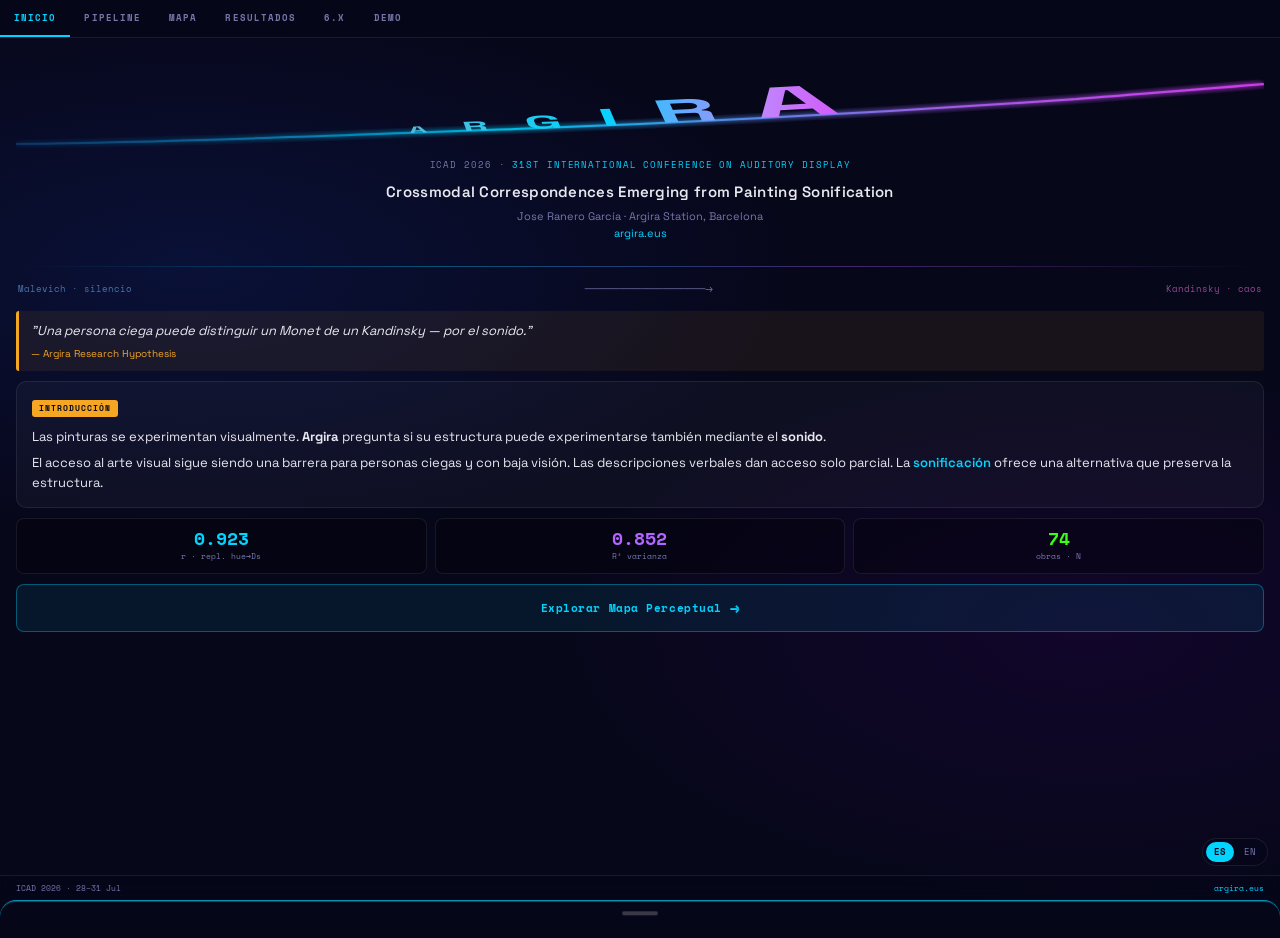
<file: mobile.html>
<!DOCTYPE html>
<html lang="es">
<head>
<meta charset="UTF-8">
<meta name="viewport" content="width=device-width, initial-scale=1.0, maximum-scale=1.0, user-scalable=no">
<title>ARGIRA · ICAD 2026</title>
<style>
@import url('https://fonts.googleapis.com/css2?family=Space+Grotesk:wght@300;400;500;600;700&family=Space+Mono:wght@400;700&display=swap');

*, *::before, *::after { box-sizing: border-box; margin: 0; padding: 0; }

:root {
  --cyan:   #00d4ff;
  --violet: #b366ff;
  --amber:  #f5a623;
  --green:  #39ff14;
  --red:    #ff4757;
  --white:  #e8e8f0;
  --pale:   #7777aa;
  --bg:     #07071a;
  --card:   rgba(255,255,255,0.035);
  --border: rgba(255,255,255,0.08);
  --mono: 'Space Mono', monospace;
  --sans: 'Space Grotesk', sans-serif;
}

html { scroll-behavior: smooth; background: var(--bg); }

body {
  font-family: var(--sans);
  color: var(--white);
  font-size: 14px;
  line-height: 1.55;
  background: var(--bg);
  overflow-x: hidden;
  -webkit-tap-highlight-color: transparent;
}

/* ── FIXED BG ── */
#dyn-bg {
  position: fixed; inset: 0; z-index: 0; pointer-events: none;
  background:
    radial-gradient(ellipse 80% 50% at 15% 30%, rgba(13,27,85,0.5) 0%, transparent 60%),
    radial-gradient(ellipse 70% 50% at 85% 70%, rgba(31,5,64,0.45) 0%, transparent 60%),
    var(--bg);
  transition: background 0.8s ease;
}

/* ── SCROLL CONTAINER ── */
.app {
  position: relative; z-index: 1;
  min-height: 100dvh;
  display: flex; flex-direction: column;
}

/* ══ NAV TABS ══ */
nav {
  position: sticky; top: 0; z-index: 50;
  background: rgba(7,7,26,0.92);
  backdrop-filter: blur(16px);
  border-bottom: 1px solid var(--border);
  display: flex; overflow-x: auto;
  scrollbar-width: none;
  -webkit-overflow-scrolling: touch;
}
nav::-webkit-scrollbar { display: none; }

.tab {
  font-family: var(--mono);
  font-size: 9px; font-weight: 700;
  letter-spacing: 0.12em; text-transform: uppercase;
  color: var(--pale); white-space: nowrap;
  padding: 11px 14px; border: none;
  background: none; cursor: pointer;
  border-bottom: 2px solid transparent;
  transition: color 0.2s, border-color 0.2s;
  flex-shrink: 0;
}
.tab.active { color: var(--cyan); border-bottom-color: var(--cyan); }
.tab:active { opacity: 0.7; }

/* ══ SECTIONS ══ */
section {
  display: none; flex-direction: column;
  flex: 1; padding: 16px 16px 100px;
  animation: fadeIn 0.25s ease;
}
section.active { display: flex; }

@keyframes fadeIn { from { opacity: 0; transform: translateY(6px); } to { opacity: 1; transform: translateY(0); } }

/* ══ HEADER (home only) ══ */
.hero {
  text-align: center; padding: 20px 0 10px;
}
.hero-wave {
  width: 100%; height: 80px; margin-bottom: 4px;
}
.hero-wave svg { width: 100%; height: 100%; }

.conf-badge {
  font-family: var(--mono); font-size: 9px;
  letter-spacing: 0.1em; color: var(--pale);
  text-transform: uppercase; margin-bottom: 10px;
}
.conf-badge span { color: var(--cyan); }

.poster-title {
  font-size: 15px; font-weight: 600;
  letter-spacing: 0.02em; line-height: 1.35;
  margin-bottom: 6px;
}
.author-line {
  font-size: 11px; color: var(--pale);
}
.author-line a { color: var(--cyan); text-decoration: none; }

.hdiv {
  width: 100%; height: 1px; margin: 14px 0;
  background: linear-gradient(90deg, transparent, var(--cyan), var(--violet), transparent);
  opacity: 0.35;
}

/* Malevich↔Kandinsky axis label */
.axis-poles {
  display: flex; justify-content: space-between;
  align-items: center; margin-bottom: 4px; padding: 0 2px;
}
.pole { font-family: var(--mono); font-size: 9px; }
.pole.left  { color: rgba(100,160,220,0.7); }
.pole.right { color: rgba(210,100,200,0.7); }
.pole-arrow { font-size: 10px; color: var(--pale); }

/* ══ CARDS ══ */
.card {
  background: var(--card);
  border: 1px solid var(--border);
  border-radius: 10px; padding: 14px 15px;
  margin-bottom: 10px;
}
.card:last-child { margin-bottom: 0; }

.ctag {
  font-family: var(--mono); font-size: 8px; font-weight: 700;
  letter-spacing: 0.13em; text-transform: uppercase;
  padding: 2px 7px; border-radius: 3px;
  margin-bottom: 10px; display: inline-block;
}
.ct-amber  { background: var(--amber);  color: var(--bg); }
.ct-cyan   { background: var(--cyan);   color: var(--bg); }
.ct-violet { background: var(--violet); color: var(--bg); }
.ct-green  { background: var(--green);  color: var(--bg); }

.card p { font-size: 13px; margin-bottom: 6px; }
.card p:last-child { margin-bottom: 0; }
.hl { color: var(--cyan); font-weight: 600; }
em { color: var(--pale); font-style: italic; }

.step { display: flex; gap: 8px; margin-bottom: 7px; font-size: 13px; }
.snum {
  background: var(--cyan); color: var(--bg);
  font-family: var(--mono); font-size: 9px; font-weight: 700;
  width: 17px; height: 17px; border-radius: 50%;
  display: flex; align-items: center; justify-content: center;
  flex-shrink: 0; margin-top: 1px;
}
.step:last-child { margin-bottom: 0; }

.quote {
  background: rgba(245,166,35,0.07);
  border-left: 3px solid var(--amber);
  border-radius: 3px; padding: 10px 12px;
  font-size: 13px; font-style: italic;
  margin: 10px 0;
}
.quote cite {
  display: block; margin-top: 5px;
  font-style: normal; font-size: 10px; color: var(--amber);
}

.a11y-row { display: flex; gap: 8px; margin-bottom: 7px; font-size: 13px; align-items: flex-start; }
.adot {
  width: 5px; height: 5px; background: var(--amber);
  border-radius: 1px; flex-shrink: 0; margin-top: 5px;
}
.a11y-row:last-child { margin-bottom: 0; }

/* ══ BIG STATS ══ */
.stats-row {
  display: grid; grid-template-columns: 1fr 1fr 1fr;
  gap: 8px; margin-bottom: 10px;
}
.stat-box {
  background: rgba(0,0,0,0.3);
  border: 1px solid rgba(255,255,255,0.08);
  border-radius: 8px; padding: 10px 8px;
  text-align: center;
}
.stat-val {
  font-family: var(--mono); font-size: 18px; font-weight: 700;
  line-height: 1; display: block;
}
.stat-val.r  { color: var(--cyan); }
.stat-val.r2 { color: var(--violet); }
.stat-val.n  { color: var(--green); }
.stat-label {
  font-family: var(--mono); font-size: 8px;
  color: var(--pale); margin-top: 3px; display: block;
}

/* ══ SCATTER CANVAS ══ */
#scatter-wrap {
  position: relative;
  width: 100%; aspect-ratio: 4/3;
  cursor: crosshair; touch-action: none;
  margin-bottom: 6px;
}
#scatter-canvas {
  width: 100%; height: 100%;
  display: block; border-radius: 6px;
}
.scatter-hint {
  text-align: center; font-family: var(--mono);
  font-size: 9px; color: var(--pale); margin-bottom: 10px;
}

/* Tooltip */
#tooltip {
  position: absolute; pointer-events: none;
  background: rgba(7,7,26,0.95);
  border: 1px solid var(--cyan);
  border-radius: 7px; padding: 8px 10px;
  font-size: 11px; white-space: nowrap;
  opacity: 0; transition: opacity 0.12s;
  z-index: 20; max-width: 180px;
}
#tooltip.show { opacity: 1; }
#tooltip .tt-name { font-weight: 700; color: var(--white); margin-bottom: 2px; }
#tooltip .tt-artist { color: var(--pale); font-size: 10px; }
#tooltip .tt-val { color: var(--cyan); font-family: var(--mono); font-size: 9px; margin-top: 3px; }

/* ══ CORRELATION TABLE ══ */
.corr-table {
  width: 100%; border-collapse: collapse;
  font-size: 11.5px;
}
.corr-table th {
  font-family: var(--mono); font-size: 8px;
  text-transform: uppercase; color: var(--pale);
  padding: 4px 6px; text-align: left;
  border-bottom: 1px solid rgba(255,255,255,0.1);
}
.corr-table td {
  padding: 4px 6px;
  border-bottom: 1px solid rgba(255,255,255,0.04);
  vertical-align: middle;
}
.corr-table td:nth-child(2) {
  font-family: var(--mono); color: var(--cyan); font-weight: 700;
}
.tag-d { color: var(--cyan); font-size: 10px; }
.tag-r { color: var(--green); font-size: 10px; }
.tag-e { color: var(--amber); font-size: 10px; }
.tag-s { color: var(--violet); font-size: 10px; }

/* ══ EXTENSIONS ══ */
.ext-block { margin-bottom: 12px; padding-bottom: 12px; border-bottom: 1px solid var(--border); }
.ext-block:last-child { margin-bottom: 0; padding-bottom: 0; border-bottom: none; }
.ext-num {
  font-family: var(--mono); font-size: 9px; font-weight: 700;
  color: var(--violet); margin-bottom: 4px;
}
.ext-block p { font-size: 13px; }

/* ══ PILOT TEST ══ */
.pilot-big {
  font-family: var(--mono); font-size: 52px; font-weight: 700;
  color: var(--green); line-height: 1; text-align: center;
  padding: 14px 0 8px;
}
.pilot-sub { text-align: center; font-size: 12px; color: var(--pale); margin-bottom: 8px; }
.pilot-desc { font-size: 13px; text-align: center; }
.pilot-desc strong { color: var(--green); }

/* ══ FUTURE LIST ══ */
.future-item { display: flex; gap: 9px; margin-bottom: 8px; font-size: 13px; }
.future-dot { color: var(--green); flex-shrink: 0; margin-top: 1px; }
.future-item:last-child { margin-bottom: 0; }

/* ══ LINKS / CTA ══ */
.cta-link {
  display: flex; align-items: center; justify-content: center;
  gap: 8px; width: 100%; padding: 12px 16px;
  background: rgba(0,212,255,0.08);
  border: 1px solid rgba(0,212,255,0.35);
  border-radius: 8px; color: var(--cyan);
  font-family: var(--mono); font-size: 11px; font-weight: 700;
  letter-spacing: 0.05em; text-decoration: none;
  transition: background 0.2s;
  cursor: pointer;
}
.cta-link:active { background: rgba(0,212,255,0.18); }
.cta-arrow { font-size: 15px; }

/* ══ SELECTED ARTWORK PANEL (bottom sheet) ══ */
#artwork-panel {
  position: fixed; bottom: 0; left: 0; right: 0; z-index: 200;
  background: rgba(7,7,26,0.98);
  border-top: 1px solid var(--cyan);
  border-radius: 16px 16px 0 0;
  padding: 0 16px 32px;
  transform: translateY(100%);
  transition: transform 0.35s cubic-bezier(0.32,0,0.15,1);
  backdrop-filter: blur(20px);
}
#artwork-panel.open { transform: translateY(0); }

.panel-handle {
  width: 36px; height: 4px; background: rgba(255,255,255,0.2);
  border-radius: 2px; margin: 10px auto 14px;
}
#panel-name { font-size: 16px; font-weight: 700; margin-bottom: 3px; }
#panel-artist { font-size: 12px; color: var(--pale); margin-bottom: 6px; }
#panel-stats {
  font-family: var(--mono); font-size: 11px; color: var(--cyan);
  margin-bottom: 14px;
}
.panel-actions { display: flex; gap: 10px; }
#panel-close-btn {
  flex: 1; padding: 10px;
  background: rgba(255,255,255,0.06);
  border: 1px solid rgba(255,255,255,0.12);
  border-radius: 8px; color: var(--pale);
  font-family: var(--mono); font-size: 10px;
  cursor: pointer; font-weight: 700;
}
#panel-open-btn {
  flex: 2; padding: 10px;
  background: rgba(0,212,255,0.1);
  border: 1px solid rgba(0,212,255,0.4);
  border-radius: 8px; color: var(--cyan);
  font-family: var(--mono); font-size: 10px; font-weight: 700;
  text-decoration: none; text-align: center;
  display: flex; align-items: center; justify-content: center;
}

/* ══ FOOTER ══ */
.footer-strip {
  position: fixed; bottom: 0; left: 0; right: 0; z-index: 30;
  background: rgba(7,7,26,0.85);
  backdrop-filter: blur(10px);
  border-top: 1px solid var(--border);
  padding: 6px 16px;
  font-family: var(--mono); font-size: 8px; color: var(--pale);
  display: flex; justify-content: space-between; align-items: center;
}
.footer-strip a { color: var(--cyan); text-decoration: none; }

/* ── LANG SWITCH (mobile: fixed, sits just above footer-strip) ── */
.lang-switch {
  position: fixed;
  bottom: 34px;
  right: 12px;
  z-index: 31;
  display: flex;
  align-items: center;
  gap: 2px;
  font-family: var(--mono);
  font-size: 9px;
  background: rgba(7,7,26,0.85);
  border: 1px solid var(--border);
  border-radius: 14px;
  padding: 3px;
  backdrop-filter: blur(6px);
}
.lang-switch a {
  padding: 3px 8px;
  border-radius: 11px;
  color: var(--pale);
  text-decoration: none;
  transition: background .2s ease, color .2s ease;
}
.lang-switch a.is-active {
  background: var(--cyan);
  color: #07071a;
  font-weight: 700;
}
.lang-switch a:not(.is-active):hover { color: var(--white); }

/* ── OVERLAY (close panel) ── */
#overlay {
  position: fixed; inset: 0; z-index: 190;
  background: rgba(0,0,0,0.5);
  opacity: 0; pointer-events: none;
  transition: opacity 0.3s;
}
#overlay.show { opacity: 1; pointer-events: all; }

/* ── reduced motion ── */
@media (prefers-reduced-motion: reduce) {
  * { transition-duration: 0.01ms !important; animation-duration: 0.01ms !important; }
}
</style>
</head>
<body>

<div id="dyn-bg"></div>

<div class="app">

  <!-- NAV TABS -->
  <nav id="nav">
    <button class="tab active" data-section="home">Inicio</button>
    <button class="tab" data-section="pipeline">Pipeline</button>
    <button class="tab" data-section="mapa">Mapa</button>
    <button class="tab" data-section="resultados">Resultados</button>
    <button class="tab" data-section="extensiones">6.x</button>
    <button class="tab" data-section="demo">Demo</button>
  </nav>

  <!-- ══ SECTION: HOME ══ -->
  <section id="home" class="active">
    <div class="hero">
      <div class="hero-wave">
        <svg viewBox="0 0 400 80" xmlns="http://www.w3.org/2000/svg" preserveAspectRatio="none">
          <defs>
            <filter id="wg"><feGaussianBlur stdDeviation="2" result="b"/><feMerge><feMergeNode in="b"/><feMergeNode in="SourceGraphic"/></feMerge></filter>
            <linearGradient id="wgr" x1="0%" y1="0%" x2="100%" y2="0%">
              <stop offset="0%"   stop-color="#1a5fa0" stop-opacity="0.4"/>
              <stop offset="40%"  stop-color="#00d4ff" stop-opacity="0.9"/>
              <stop offset="75%"  stop-color="#b366ff" stop-opacity="0.95"/>
              <stop offset="100%" stop-color="#e040fb"/>
            </linearGradient>
            <linearGradient id="tgr" x1="0%" y1="0%" x2="100%" y2="0%">
              <stop offset="0%"   stop-color="#5ab8d8"/>
              <stop offset="40%"  stop-color="#00d4ff"/>
              <stop offset="75%"  stop-color="#c084fc"/>
              <stop offset="100%" stop-color="#e040fb"/>
            </linearGradient>
            <path id="wp" d="M 0,70 C 50,68 100,62 160,55 C 220,48 280,38 340,25 C 360,20 385,14 400,10"/>
          </defs>
          <use href="#wp" fill="none" stroke="url(#wgr)" stroke-width="10" opacity="0.06"/>
          <use href="#wp" fill="none" stroke="url(#wgr)" stroke-width="3"  opacity="0.18" filter="url(#wg)"/>
          <use href="#wp" fill="none" stroke="url(#wgr)" stroke-width="2"  opacity="0.9"  filter="url(#wg)"/>
          <text fill="url(#tgr)" font-family="'Space Grotesk',sans-serif" font-weight="700" letter-spacing="12">
            <textPath href="#wp" startOffset="50%" text-anchor="middle">
              <tspan font-size="9">A</tspan><tspan font-size="13">R</tspan><tspan font-size="18">G</tspan><tspan font-size="24">I</tspan><tspan font-size="32">R</tspan><tspan font-size="42">A</tspan>
            </textPath>
          </text>
        </svg>
      </div>

      <div class="conf-badge">ICAD 2026 · <span>31st International Conference on Auditory Display</span></div>
      <div class="poster-title">Crossmodal Correspondences Emerging from Painting Sonification</div>
      <div class="author-line">
        Jose Ranero García · Argira Station, Barcelona<br>
        <a href="https://argira.eus/argira-sonification/" target="_blank">argira.eus</a>
      </div>
    </div>

    <div class="hdiv"></div>

    <!-- Poles -->
    <div class="axis-poles">
      <div class="pole left">Malevich · silencio</div>
      <div class="pole-arrow">─────────────────→</div>
      <div class="pole right">Kandinsky · caos</div>
    </div>

    <div class="quote">
      "Una persona ciega puede distinguir un Monet de un Kandinsky — por el sonido."
      <cite>— Argira Research Hypothesis</cite>
    </div>

    <div class="card">
      <div class="ctag ct-amber">Introducción</div>
      <p>Las pinturas se experimentan visualmente. <strong>Argira</strong> pregunta si su estructura puede experimentarse también mediante el <strong>sonido</strong>.</p>
      <p>El acceso al arte visual sigue siendo una barrera para personas ciegas y con baja visión. Las descripciones verbales dan acceso solo parcial. La <span class="hl">sonificación</span> ofrece una alternativa que preserva la estructura.</p>
    </div>

    <div class="stats-row">
      <div class="stat-box">
        <span class="stat-val r">0.923</span>
        <span class="stat-label">r · repl. hue→Ds</span>
      </div>
      <div class="stat-box">
        <span class="stat-val r2">0.852</span>
        <span class="stat-label">R² varianza</span>
      </div>
      <div class="stat-box">
        <span class="stat-val n">74</span>
        <span class="stat-label">obras · N</span>
      </div>
    </div>

    <button class="cta-link" onclick="switchTo('mapa')">
      Explorar Mapa Perceptual <span class="cta-arrow">→</span>
    </button>
  </section>

  <!-- ══ SECTION: PIPELINE ══ -->
  <section id="pipeline">
    <div class="card">
      <div class="ctag ct-cyan">El Pipeline</div>
      <div class="step">
        <div class="snum">1</div>
        <div><strong>hue_std</strong> — desviación estándar del canal de tono (HSV). Mapea a frecuencia fundamental y activa OSC2, aumentando la complejidad tímbrica.</div>
      </div>
      <div class="step">
        <div class="snum">2</div>
        <div><strong>Dv</strong> — dimensión fractal visual vía box-counting. Modula la textura granular.</div>
      </div>
      <div class="step">
        <div class="snum">3</div>
        <div><strong>Tempo</strong> — suma ponderada de tres contribuciones (cap 15 BPM c/u): variabilidad cromática (hue_std), asimetría compositiva (varianza de luminosidad en 9 zonas) y complejidad fractal (Dv). Base 70 BPM, rango 40–115 BPM.</div>
      </div>
    </div>

    <div class="card">
      <div class="ctag ct-amber">Análisis espectral</div>
      <p>El espectrograma WAV de salida se analiza para extraer la dimensión fractal espectral <strong>(Ds)</strong> mediante box-counting sobre STFT log-escalada.</p>
      <p style="color:var(--pale); font-size:12px; margin-top:6px;">Hann 1024-seg · overlap 768 · FFT 2048 · percentil 80 · escalas 4–64</p>
    </div>

    <div class="card">
      <div class="ctag ct-violet">Accesibilidad</div>
      <div class="a11y-row"><div class="adot"></div><div><strong>Audio espacial</strong> — posición estéreo codifica el centro de masa cromático horizontal (cx). Error medio &lt;0.05.</div></div>
      <div class="a11y-row"><div class="adot"></div><div><strong>Magnificador temporal</strong> — ralentiza a 0.5× para percibir textura cromática en detalle. Correlación r≈0.89 preservada a cualquier velocidad.</div></div>
      <div class="a11y-row"><div class="adot"></div><div><strong>Modo sweep</strong> — el sonido evoluciona en tiempo real al deslizar el dedo sobre la obra.</div></div>
      <div class="a11y-row"><div class="adot"></div><div><strong>Tour espacial</strong> — descripción zona a zona, en sentido horario desde las 12 h.</div></div>
    </div>

    <div class="card" style="background:rgba(0,212,255,0.04); border-color:rgba(0,212,255,0.15);">
      <p style="font-size:12px; color:var(--pale);">Monet's Poppies → tono alto, timbre complejo (802 Hz, doble oscilador)</p>
      <p style="font-size:12px; color:var(--pale);">Van Gogh's Starry Night → textura densa, baja frecuencia (272 Hz, alta modulación granular)</p>
      <p style="font-size:12px; color:var(--pale);">Malevich → tono simple, silencioso</p>
    </div>
  </section>

  <!-- ══ SECTION: MAPA PERCEPTUAL ══ -->
  <section id="mapa">
    <div class="card" style="padding:12px;">
      <div class="axis-poles" style="margin-bottom:8px;">
        <div class="pole left" style="font-size:8px;">Malevich · silencio</div>
        <div class="pole right" style="font-size:8px;">Kandinsky · caos →</div>
      </div>
      <div id="scatter-wrap">
        <canvas id="scatter-canvas"></canvas>
        <div id="tooltip">
          <div class="tt-name" id="tt-name">—</div>
          <div class="tt-artist" id="tt-artist"></div>
          <div class="tt-val" id="tt-val"></div>
        </div>
      </div>
      <div class="scatter-hint">Toca cualquier zona — selecciona el punto más cercano (74 obras)</div>
    </div>

    <div class="card">
      <div class="ctag ct-cyan">Ejes del mapa</div>
      <p><span class="hl">X — hue_std</span>: variabilidad cromática. Izquierda = monocromático, Derecha = espectro completo.</p>
      <p><span class="hl">Y — Ds</span>: dimensión fractal espectral del sonido generado. Arriba = más complejo.</p>
      <p>El color de cada punto codifica su posición en X: azul → cian → verde → ámbar.</p>
    </div>

    <a class="cta-link" href="https://argira.eus/argira-accesible/" target="_blank">
      Abrir Campo Perceptual en vivo <span class="cta-arrow">↗</span>
    </a>
  </section>

  <!-- ══ SECTION: RESULTADOS ══ -->
  <section id="resultados">
    <div class="stats-row">
      <div class="stat-box">
        <span class="stat-val r">0.887</span>
        <span class="stat-label">r original N=45</span>
      </div>
      <div class="stat-box">
        <span class="stat-val r">0.923</span>
        <span class="stat-label">r replicado N=74</span>
      </div>
      <div class="stat-box">
        <span class="stat-val r2">0.852</span>
        <span class="stat-label">R² replicado</span>
      </div>
    </div>

    <div class="card">
      <div class="ctag ct-cyan">Regresión múltiple (N=45)</div>
      <p>Ds ~ hue_std + Dv + tempo</p>
      <p style="margin-top:6px; font-family:var(--mono); font-size:11px; color:var(--pale);">
        β(hue_std) = 0.3265 · t = 12.981<br>
        β(Dv) = 0.1208 · t = 3.236<br>
        β(tempo) = −0.0002 · t = −0.721<br>
        R² = 0.8417 · p &lt; 0.001
      </p>
    </div>

    <div class="card">
      <div class="ctag ct-violet">Tabla de correlaciones</div>
      <table class="corr-table">
        <thead><tr><th>Correlación</th><th>r</th><th>N</th><th>Tipo</th></tr></thead>
        <tbody>
          <tr><td>hue_std → Ds</td><td>0.887</td><td>45</td><td class="tag-d">Diseñada</td></tr>
          <tr><td>hue_std → Ds (replic.)</td><td>0.923</td><td>74</td><td class="tag-r">Replicación</td></tr>
          <tr><td>hue_std → Rugosidad</td><td>0.687</td><td>30</td><td class="tag-e">Emergente</td></tr>
          <tr><td>hue_std → Rug. (sin outlier)</td><td>0.790</td><td>29</td><td class="tag-e">Emergente</td></tr>
          <tr><td>local_contrast → freq_hz</td><td>0.949</td><td>74</td><td class="tag-s">Estructural</td></tr>
          <tr><td>edge_density → effort</td><td>0.759</td><td>74</td><td class="tag-s">Estructural</td></tr>
        </tbody>
      </table>
    </div>

    <div class="card">
      <div class="ctag ct-cyan">Test perceptual piloto</div>
      <div class="pilot-big">5/5</div>
      <div class="pilot-sub">N=5 participantes · edades 22–78</div>
      <div class="pilot-desc">
        <strong>Nivel 0 — Discriminación:</strong> todos distinguieron dos obras sonificadas.<br><br>
        Pinturas de paleta oscura → asociadas espontáneamente con colores oscuros. Pinturas cálidas → con tonos claros. Sin importar el bagaje musical.
      </div>
    </div>

    <div class="card">
      <div class="ctag ct-amber">Discusión</div>
      <p>Argira captura estructura de pinturas que es <span class="hl">matemáticamente medible</span> y <span class="hl">perceptualmente significativa</span>, sin reglas perceptuales explícitas.</p>
      <p>El efecto de supresión de Dv revela que la complejidad fractal visual contribuye a la auditiva <em>independientemente del color</em> — espejando hallazgos en correspondencias crossmodales.</p>
    </div>
  </section>

  <!-- ══ SECTION: EXTENSIONES POST-REVISIÓN ══ -->
  <section id="extensiones">
    <div class="card">
      <div class="ctag ct-violet">Post-Review Extensions</div>

      <div class="ext-block">
        <div class="ext-num">6.1 Anti-Circularidad (N=30)</div>
        <p>Pipeline independiente (sawtooth bandlimitado, sin métricas fractales) confirma que hue_std predice rugosidad espectral emergente: r=0.687 (r=0.790 excl. Malevich). Consecuencia física de la superposición armónica, no del diseño del algoritmo. Replicado en 4 tipos de onda.</p>
      </div>

      <div class="ext-block">
        <div class="ext-num">6.2 Expansión del corpus (N=74, 32 artistas)</div>
        <p>Correlación núcleo r=0.923 (R²=0.852, permutación p&lt;0.001, N=1000). Totalmente consistente con resultado original (r=0.887, N=45). No es artefacto de selección inicial.</p>
      </div>

      <div class="ext-block">
        <div class="ext-num">6.3 Modelo extendido A = f(hue_std, sat_mean, grad_mean)</div>
        <p>Dos imágenes con hue_std=0.500 idéntico pero saturación opuesta producen perfiles acústicos completamente distintos (6 vs 13 armónicos emergentes). La superposición armónica es el mecanismo generativo crítico. Ondas sinusoidales puras reducen r de 0.887 a 0.44.</p>
      </div>

      <div class="ext-block">
        <div class="ext-num">6.4 Cierre de ciclo — Preservación estructural (N=74)</div>
        <p><strong>Capa A (verificada):</strong> posición estéreo preserva centro de masa cromático, error &lt;0.05.<br>
        <strong>Capa B (fuerte):</strong> local_contrast→sonic_freq_hz r=0.949; edge_density→effort r=0.759 (p&lt;10⁻¹⁴).<br>
        <strong>Capa C (límite):</strong> inversión directa no factible actualmente — elección de diseño, no imposibilidad teórica.</p>
      </div>

      <div class="ext-block">
        <div class="ext-num">6.5 VAAM — Matriz Visual-Acústica (N=117)</div>
        <p>Matriz sistemática de asociaciones entre 8 descriptores visuales y 7 dimensiones acústicas en 117 pinturas. Para cada par se calculan S = (|r|+|ρ|)/2 (fuerza de asociación) y δ = |ρ|−|r| (índice de no-linealidad).</p>
        <p style="margin-top:6px;"><strong>4 hallazgos principales:</strong></p>
        <p>① <span class="hl">Dos familias independientes</span> — cromática (hue_std, hue_entropy_bits) → frecuencia; estructural (edge_density, luminance_contrast) → textura y tiempo.</p>
        <p>② <span class="hl">hue_std y hue_entropy_bits no son redundantes</span> — predicen targets acústicos distintos independientemente.</p>
        <p>③ <span class="hl">fractal_D: resultado nulo honesto</span> — poder predictivo mínimo (S máx ≈ 0.27). Reportado explícitamente.</p>
        <p>④ <span class="hl">Rugosidad concentra la no-linealidad</span> — efectos de interacción no capturados por modelos lineales.</p>
        <p style="margin-top:6px; color:var(--amber); font-size:11px;">Distinción clave: estructura impuesta por el operador (S≈1.000 en hue_std→odd_bias y luminance_contrast→decay_s) vs propiedades emergentes del corpus. Esa distinción es la contribución metodológica central.</p>
      </div>

      <div class="ext-block" style="border-bottom:none; padding-bottom:0; margin-bottom:0;">
        <div class="ext-num">6.6 Implementación interactiva en museo</div>
        <p>Argira Campo Perceptual (v11): campo perceptual continuo navegable en cualquier navegador. 74 obras organizadas en espacio 2D (variedad cromática × complejidad visual) con kernel Gaussiano (σ=0.18, k=7). Diseñado a partir de feedback de un usuario ciego (Felix).</p>
      </div>
    </div>

    <div class="card">
      <div class="ctag ct-green">Trabajo futuro</div>
      <div class="future-item"><div class="future-dot">→</div><div>Expandir test perceptual a participantes con baja visión — ABX formal + análisis de potencia estadística.</div></div>
      <div class="future-item"><div class="future-dot">→</div><div>Condición de comparación con mapeos aleatorios.</div></div>
      <div class="future-item"><div class="future-dot">→</div><div>App móvil para sonificación in-situ en museos.</div></div>
      <div class="future-item"><div class="future-dot">→</div><div>Instalación de sonificación y exposición accesible completa.</div></div>
    </div>
  </section>

  <!-- ══ SECTION: DEMO ══ -->
  <section id="demo">
    <div class="card">
      <div class="ctag ct-cyan">Campo Perceptual en vivo</div>
      <p>74 obras organizadas en espacio bidimensional. El sonido evoluciona continuamente con el movimiento del cursor o toque — sin categorías discretas ni transiciones abruptas.</p>
    </div>

    <a class="cta-link" href="https://argira.eus/argira-accesible/" target="_blank" style="margin-bottom:10px;">
      Abrir Campo Perceptual ↗
    </a>

    <a class="cta-link" href="https://argira.eus/argira-sonification/" target="_blank" style="margin-bottom:10px;">
      argira.eus/argira-sonification/ ↗
    </a>

    <div class="card">
      <div class="ctag ct-amber">Datos &amp; código</div>
      <p style="font-family:var(--mono); font-size:11px; color:var(--pale);">CC BY-NC 4.0 · Zenodo<br>10.5281/zenodo.18865019</p>
      <p style="margin-top:8px; font-size:12px;">Datasets, código fuente, análisis estadísticos y experimentos extendidos disponibles públicamente.</p>
    </div>

    <div class="card">
      <div class="ctag ct-violet">Referencias clave</div>
      <p style="font-size:12px; color:var(--pale); margin-bottom:5px;">[1] Ramachandran &amp; Hubbard — Synaesthesia (2001)</p>
      <p style="font-size:12px; color:var(--pale); margin-bottom:5px;">[2] Iosifyan et al. — Paintings &amp; Music (2022)</p>
      <p style="font-size:12px; color:var(--pale); margin-bottom:5px;">[3] Spence — Crossmodal correspondences (2011)</p>
      <p style="font-size:12px; color:var(--pale);">[7] Taylor et al. — Fractal analysis of Pollock (1999)</p>
    </div>

    <div style="text-align:center; margin-top:8px; font-family:var(--mono); font-size:9px; color:rgba(120,120,160,0.4);">
      ICAD 2026 · Jose Ranero García · CC BY-NC 4.0
    </div>
  </section>

</div><!-- /app -->

<!-- LANG SWITCH -->
<div class="lang-switch">
  <a href="mobile.html" class="is-active">ES</a>
  <a href="mobile-en.html">EN</a>
</div>

<!-- FOOTER STRIP -->
<div class="footer-strip">
  <span>ICAD 2026 · 28–31 Jul</span>
  <a href="https://argira.eus/argira-sonification/" target="_blank">argira.eus</a>
</div>

<!-- ARTWORK PANEL (bottom sheet) -->
<div id="artwork-panel">
  <div class="panel-handle"></div>
  <div id="panel-name">—</div>
  <div id="panel-artist"></div>
  <div id="panel-stats"></div>
  <div class="panel-actions">
    <button id="panel-close-btn">Cerrar</button>
    <a id="panel-open-btn" href="https://argira.eus/argira-accesible/" target="_blank">Ver en Campo Perceptual →</a>
  </div>
</div>

<!-- OVERLAY -->
<div id="overlay"></div>

<div id="tooltip">
  <div class="tt-name" id="tt-name">—</div>
  <div class="tt-artist" id="tt-artist"></div>
  <div class="tt-val" id="tt-val"></div>
</div>

<script>
// ══ TAB NAVIGATION ══
const tabs = document.querySelectorAll('.tab');
const sections = document.querySelectorAll('section');

function switchTo(id) {
  tabs.forEach(t => t.classList.toggle('active', t.dataset.section === id));
  sections.forEach(s => s.classList.toggle('active', s.id === id));
  window.scrollTo(0, 0);
  if (id === 'mapa') setTimeout(initScatter, 60);
}

tabs.forEach(tab => {
  tab.addEventListener('click', () => switchTo(tab.dataset.section));
});

// ══ DYNAMIC BG ══
const dynBg = document.getElementById('dyn-bg');
function updateBg(px, py) {
  dynBg.style.background = `
    radial-gradient(ellipse 80% 50% at ${15 + px*20}% 30%, rgba(13,27,85,${0.3 + (1-px)*0.3}) 0%, transparent 60%),
    radial-gradient(ellipse 70% 50% at ${85 - px*20}% 70%, rgba(31,5,64,${0.3 + px*0.3}) 0%, transparent 60%),
    #07071a
  `;
}
document.addEventListener('mousemove', e => updateBg(e.clientX/window.innerWidth, e.clientY/window.innerHeight));

// ══ SCATTER PLOT ══
const ARTWORKS = [
  { title:'Black Square',                   artist:'Malevich',    hue:0.04, Ds:1.483, type:'designed' },
  { title:'White on White',                 artist:'Malevich',    hue:0.05, Ds:1.487, type:'designed' },
  { title:'Black Cross',                    artist:'Malevich',    hue:0.04, Ds:1.480, type:'designed' },
  { title:'Suprematist Composition',        artist:'Malevich',    hue:0.06, Ds:1.492, type:'designed' },
  { title:'No. 61 (Rust and Blue)',         artist:'Rothko',      hue:0.07, Ds:1.496, type:'designed' },
  { title:'Onement I',                      artist:'Newman',      hue:0.08, Ds:1.501, type:'replication' },
  { title:'IKB 191',                        artist:'Klein',       hue:0.09, Ds:1.498, type:'replication' },
  { title:'Abstract Painting No. 5',        artist:'Reinhardt',   hue:0.06, Ds:1.488, type:'designed' },
  { title:'Guernica',                       artist:'Picasso',     hue:0.08, Ds:1.505, type:'designed' },
  { title:'Self-Portrait (Two Circles)',    artist:'Rembrandt',   hue:0.10, Ds:1.512, type:'replication' },
  { title:'The Night Watch',               artist:'Rembrandt',   hue:0.11, Ds:1.518, type:'replication' },
  { title:'The Jewish Bride',              artist:'Rembrandt',   hue:0.12, Ds:1.522, type:'replication' },
  { title:'Girl with a Pearl Earring',     artist:'Vermeer',     hue:0.11, Ds:1.510, type:'replication' },
  { title:'Judith Beheading Holofernes',   artist:'Caravaggio',  hue:0.13, Ds:1.525, type:'emergent' },
  { title:'Water Lilies',                  artist:'Monet',       hue:0.15, Ds:1.535, type:'replication' },
  { title:'Haystacks at Sunset',           artist:'Monet',       hue:0.16, Ds:1.540, type:'replication' },
  { title:'Impression, Sunrise',           artist:'Monet',       hue:0.14, Ds:1.530, type:'replication' },
  { title:'Luncheon of the Boating Party', artist:'Renoir',      hue:0.17, Ds:1.545, type:'emergent' },
  { title:'Boulevard Montmartre',          artist:'Pissarro',    hue:0.16, Ds:1.538, type:'emergent' },
  { title:'Mont Sainte-Victoire',          artist:'Cézanne',     hue:0.18, Ds:1.552, type:'replication' },
  { title:'Where Do We Come From?',        artist:'Gauguin',     hue:0.20, Ds:1.560, type:'replication' },
  { title:'A Sunday on La Grande Jatte',   artist:'Seurat',      hue:0.21, Ds:1.565, type:'structural' },
  { title:'The Starry Night',             artist:'van Gogh',    hue:0.22, Ds:1.572, type:'structural' },
  { title:'Sunflowers',                   artist:'van Gogh',    hue:0.23, Ds:1.578, type:'structural' },
  { title:'The Scream',                   artist:'Munch',       hue:0.21, Ds:1.568, type:'structural' },
  { title:"Les Demoiselles d'Avignon",    artist:'Picasso',     hue:0.24, Ds:1.582, type:'structural' },
  { title:'The Dance',                    artist:'Matisse',     hue:0.25, Ds:1.590, type:'structural' },
  { title:'Joy of Life',                  artist:'Matisse',     hue:0.26, Ds:1.595, type:'structural' },
  { title:'Liberty Leading the People',   artist:'Delacroix',   hue:0.22, Ds:1.574, type:'structural' },
  { title:'Composition IV',              artist:'Kandinsky',   hue:0.27, Ds:1.610, type:'replication' },
  { title:'Composition VII',             artist:'Kandinsky',   hue:0.28, Ds:1.618, type:'replication' },
  { title:'Composition VIII',            artist:'Kandinsky',   hue:0.29, Ds:1.625, type:'replication' },
  { title:'Yellow-Red-Blue',             artist:'Kandinsky',   hue:0.30, Ds:1.632, type:'replication' },
  { title:'Several Circles',             artist:'Kandinsky',   hue:0.28, Ds:1.620, type:'replication' },
  { title:"Harlequin's Carnival",        artist:'Miró',        hue:0.29, Ds:1.628, type:'emergent' },
  { title:'Ad Parnassum',               artist:'Klee',        hue:0.27, Ds:1.615, type:'emergent' },
  { title:'Simultaneous Windows',        artist:'Delaunay',    hue:0.30, Ds:1.635, type:'emergent' },
  // corpus expansion N=74
  { title:'Study after Velázquez',          artist:'Bacon',       hue:0.09, Ds:1.503, type:'designed' },
  { title:'The Birth of Venus',             artist:'Botticelli',  hue:0.14, Ds:1.528, type:'replication' },
  { title:'Primavera',                      artist:'Botticelli',  hue:0.15, Ds:1.533, type:'replication' },
  { title:'School of Athens',               artist:'Raphael',     hue:0.13, Ds:1.521, type:'replication' },
  { title:'The Creation of Adam',           artist:'Michelangelo',hue:0.12, Ds:1.516, type:'replication' },
  { title:'Las Meninas',                    artist:'Velázquez',   hue:0.11, Ds:1.509, type:'replication' },
  { title:'The Garden of Earthly Delights', artist:'Bosch',       hue:0.26, Ds:1.598, type:'structural' },
  { title:'The Arnolfini Portrait',         artist:'van Eyck',    hue:0.13, Ds:1.523, type:'replication' },
  { title:'The Rokeby Venus',               artist:'Velázquez',   hue:0.10, Ds:1.507, type:'replication' },
  { title:'Femme au chapeau',               artist:'Matisse',     hue:0.27, Ds:1.608, type:'structural' },
  { title:'Red Studio',                     artist:'Matisse',     hue:0.16, Ds:1.542, type:'structural' },
  { title:'Guernica sketch',                artist:'Picasso',     hue:0.07, Ds:1.497, type:'designed' },
  { title:'Three Musicians',                artist:'Picasso',     hue:0.20, Ds:1.562, type:'structural' },
  { title:'Weeping Woman',                  artist:'Picasso',     hue:0.24, Ds:1.585, type:'structural' },
  { title:'Swan Lake composition',          artist:'Klee',        hue:0.22, Ds:1.573, type:'emergent' },
  { title:'Senecio',                        artist:'Klee',        hue:0.21, Ds:1.566, type:'emergent' },
  { title:'Red Balloon',                    artist:'Klee',        hue:0.18, Ds:1.550, type:'emergent' },
  { title:'The Persistence of Memory',      artist:'Dalí',        hue:0.17, Ds:1.546, type:'structural' },
  { title:'The Temptation of St. Anthony',  artist:'Dalí',        hue:0.20, Ds:1.558, type:'structural' },
  { title:'Convergence',                    artist:'Pollock',     hue:0.25, Ds:1.592, type:'structural' },
  { title:'Number 31',                      artist:'Pollock',     hue:0.08, Ds:1.500, type:'replication' },
  { title:'Blue Poles',                     artist:'Pollock',     hue:0.16, Ds:1.543, type:'replication' },
  { title:'Orange and Yellow',              artist:'Rothko',      hue:0.09, Ds:1.504, type:'designed' },
  { title:'No. 14',                         artist:'Rothko',      hue:0.15, Ds:1.536, type:'designed' },
  { title:'Vir Heroicus Sublimis',          artist:'Newman',      hue:0.06, Ds:1.491, type:'replication' },
  { title:'Canto I',                        artist:'Newman',      hue:0.05, Ds:1.485, type:'replication' },
  { title:'The Large Glass',                artist:'Duchamp',     hue:0.10, Ds:1.513, type:'replication' },
  { title:'Nude Descending a Staircase',    artist:'Duchamp',     hue:0.09, Ds:1.506, type:'replication' },
  { title:'Le Bonheur de vivre',            artist:'Matisse',     hue:0.28, Ds:1.616, type:'structural' },
  { title:'The Dance II',                   artist:'Matisse',     hue:0.26, Ds:1.600, type:'structural' },
  { title:'Painting (1946)',                artist:'Bacon',       hue:0.12, Ds:1.517, type:'designed' },
  { title:'Pope Innocent X',               artist:'Bacon',       hue:0.10, Ds:1.508, type:'designed' },
  { title:'Mural',                          artist:'Pollock',     hue:0.23, Ds:1.580, type:'structural' },
  { title:'Autumn Rhythm',                  artist:'Pollock',     hue:0.11, Ds:1.514, type:'replication' },
  { title:'The Fighting Temeraire',         artist:'Turner',      hue:0.19, Ds:1.556, type:'emergent' },
  { title:'Rain, Steam and Speed',          artist:'Turner',      hue:0.14, Ds:1.531, type:'emergent' },
  { title:'Combination',                    artist:'Delaunay',    hue:0.29, Ds:1.630, type:'emergent' },
];

const X_MIN = 0.03, X_MAX = 0.32;
const Y_MIN = 1.470, Y_MAX = 1.650;
const PAD = { l:42, r:14, t:16, b:36 };

let canvas, ctx, W, H, hoveredIdx=-1, selectedIdx=-1, scatterInit=false;

function dotColor(art) {
  const t = (art.hue - X_MIN) / (X_MAX - X_MIN);
  if (t < 0.25) return `hsl(${210 - t*100},90%,62%)`;
  if (t < 0.50) return `hsl(${160 - t*80},95%,57%)`;
  if (t < 0.75) return `hsl(${100 - t*60},90%,52%)`;
  return `hsl(${60 - t*40},95%,57%)`;
}

function toX(hue) { return PAD.l + ((hue - X_MIN)/(X_MAX - X_MIN))*(W - PAD.l - PAD.r); }
function toY(ds)  { return H - PAD.b - ((ds - Y_MIN)/(Y_MAX - Y_MIN))*(H - PAD.t - PAD.b); }

function drawScatter() {
  if (!ctx) return;
  ctx.clearRect(0, 0, W, H);

  // grid
  ctx.strokeStyle = 'rgba(255,255,255,0.06)'; ctx.lineWidth = 0.6;
  [0.05,0.10,0.15,0.20,0.25,0.30].forEach(v => {
    const x = toX(v);
    ctx.beginPath(); ctx.moveTo(x, PAD.t); ctx.lineTo(x, H-PAD.b); ctx.stroke();
  });
  [1.48,1.50,1.52,1.54,1.56,1.58,1.60,1.62,1.64].forEach(v => {
    const y = toY(v);
    ctx.beginPath(); ctx.moveTo(PAD.l, y); ctx.lineTo(W-PAD.r, y); ctx.stroke();
  });

  // axes
  ctx.strokeStyle = 'rgba(255,255,255,0.18)'; ctx.lineWidth = 0.8;
  ctx.beginPath(); ctx.moveTo(PAD.l, PAD.t); ctx.lineTo(PAD.l, H-PAD.b); ctx.stroke();
  ctx.beginPath(); ctx.moveTo(PAD.l, H-PAD.b); ctx.lineTo(W-PAD.r, H-PAD.b); ctx.stroke();

  // labels
  ctx.fillStyle = 'rgba(120,120,170,0.75)';
  ctx.font = `9px 'Space Mono', monospace`;
  ctx.textAlign = 'right';
  [1.48,1.52,1.56,1.60,1.64].forEach(v => {
    if (v < Y_MIN || v > Y_MAX) return;
    ctx.fillText(v.toFixed(2), PAD.l-3, toY(v)+3.5);
  });
  ctx.textAlign = 'center';
  [0.05,0.10,0.15,0.20,0.25,0.30].forEach(v => {
    ctx.fillText(v.toFixed(2), toX(v), H-PAD.b+12);
  });

  // regression line
  const x0=toX(X_MIN), x1=toX(X_MAX), y0=toY(1.483), y1=toY(1.640);
  const rg = ctx.createLinearGradient(x0,y0,x1,y1);
  rg.addColorStop(0,'rgba(0,212,255,0.2)'); rg.addColorStop(1,'rgba(179,102,255,0.2)');
  ctx.strokeStyle = rg; ctx.lineWidth = 1.2; ctx.setLineDash([4,3]);
  ctx.beginPath(); ctx.moveTo(x0,y0); ctx.lineTo(x1,y1); ctx.stroke();
  ctx.setLineDash([]);

  // painter labels
  ctx.font = `bold 9px 'Space Grotesk', sans-serif`;
  ctx.fillStyle = 'rgba(90,150,200,0.65)'; ctx.textAlign='left';
  ctx.fillText('Malevich', toX(0.04)-4, toY(1.478)-5);
  ctx.fillStyle = 'rgba(220,100,200,0.65)'; ctx.textAlign='right';
  ctx.fillText('Kandinsky', toX(0.30)+2, toY(1.638)-5);
  ctx.fillStyle = 'rgba(57,220,20,0.6)'; ctx.textAlign='center';
  ctx.fillText('Monet', toX(0.15), toY(1.528)-5);

  // stats box
  ctx.fillStyle = 'rgba(0,0,0,0.5)';
  ctx.beginPath();
  ctx.roundRect(PAD.l+4, PAD.t+3, 98, 44, 4);
  ctx.fill();
  ctx.font = `9.5px 'Space Mono', monospace`;
  ctx.textAlign = 'left';
  ctx.fillStyle = '#00d4ff'; ctx.fillText('r = 0.8869', PAD.l+8, PAD.t+16);
  ctx.fillStyle = '#b366ff'; ctx.fillText('R² = 0.8417', PAD.l+8, PAD.t+28);
  ctx.fillStyle = '#39ff14'; ctx.fillText('N = 74', PAD.l+8, PAD.t+40);

  // DOTS
  ARTWORKS.forEach((art, i) => {
    const cx = toX(art.hue), cy = toY(art.Ds);
    const isH = i===hoveredIdx, isS = i===selectedIdx;
    const r = isS ? 8 : isH ? 6 : 4;
    if (isH||isS) { ctx.shadowColor = dotColor(art); ctx.shadowBlur = 14; }
    ctx.beginPath(); ctx.arc(cx, cy, r, 0, Math.PI*2);
    ctx.fillStyle = dotColor(art); ctx.globalAlpha = isH||isS ? 1 : 0.82;
    ctx.fill();
    if (isS) {
      // outer ring
      ctx.beginPath(); ctx.arc(cx, cy, r+4, 0, Math.PI*2);
      ctx.strokeStyle = 'rgba(255,255,255,0.9)'; ctx.lineWidth = 1.5; ctx.stroke();
      // inner white border
      ctx.beginPath(); ctx.arc(cx, cy, r, 0, Math.PI*2);
      ctx.strokeStyle = '#fff'; ctx.lineWidth = 1.5; ctx.stroke();
    }
    ctx.shadowBlur=0; ctx.globalAlpha=1;
  });
}

function hitTest(mx, my) {
  let bestIdx = -1, bestDist = Infinity;
  ARTWORKS.forEach((art, i) => {
    const d = Math.hypot(mx - toX(art.hue), my - toY(art.Ds));
    if (d < bestDist) { bestDist = d; bestIdx = i; }
  });
  return bestDist < 40 ? bestIdx : -1;
}

function showPanel(idx) {
  const art = ARTWORKS[idx];
  selectedIdx = idx;
  document.getElementById('panel-name').textContent = art.title;
  document.getElementById('panel-artist').textContent = art.artist;
  document.getElementById('panel-stats').textContent = `hue_std = ${art.hue.toFixed(2)}  ·  Ds = ${art.Ds.toFixed(3)}`;
  document.getElementById('artwork-panel').classList.add('open');
  document.getElementById('overlay').classList.add('show');
  drawScatter();
}

function closePanel() {
  document.getElementById('artwork-panel').classList.remove('open');
  document.getElementById('overlay').classList.remove('show');
  selectedIdx = -1;
  drawScatter();
}

function initScatter() {
  if (scatterInit) { drawScatter(); return; }
  canvas = document.getElementById('scatter-canvas');
  if (!canvas) return;
  ctx = canvas.getContext('2d');
  const tip = document.getElementById('tooltip');

  function resize() {
    const rect = canvas.getBoundingClientRect();
    W = rect.width; H = rect.height;
    canvas.width  = W * devicePixelRatio;
    canvas.height = H * devicePixelRatio;
    canvas.style.width = W+'px'; canvas.style.height = H+'px';
    ctx.scale(devicePixelRatio, devicePixelRatio);
    drawScatter();
  }

  // mouse
  const wrap = document.getElementById('scatter-wrap');
  wrap.addEventListener('mousemove', e => {
    const rect = canvas.getBoundingClientRect();
    const mx = e.clientX-rect.left, my = e.clientY-rect.top;
    const idx = hitTest(mx, my);
    hoveredIdx = idx;
    canvas.style.cursor = idx>=0 ? 'pointer' : 'crosshair';
    if (idx>=0) {
      const art = ARTWORKS[idx];
      document.getElementById('tt-name').textContent   = art.title;
      document.getElementById('tt-artist').textContent = art.artist;
      document.getElementById('tt-val').textContent    = `hue_std=${art.hue.toFixed(2)} · Ds=${art.Ds.toFixed(3)}`;
      tip.style.left = (mx+14)+'px'; tip.style.top = (my-10)+'px';
      tip.classList.add('show');
    } else { tip.classList.remove('show'); }
    updateBg(mx/W, my/H);
    drawScatter();
  });
  wrap.addEventListener('mouseleave', () => {
    hoveredIdx=-1; tip.classList.remove('show'); drawScatter();
  });
  wrap.addEventListener('click', e => {
    const rect = canvas.getBoundingClientRect();
    const idx = hitTest(e.clientX-rect.left, e.clientY-rect.top);
    if (idx>=0) showPanel(idx);
  });

  // touch
  wrap.addEventListener('touchstart', e => {
    e.preventDefault();
    const touch = e.touches[0];
    const rect = canvas.getBoundingClientRect();
    const mx = touch.clientX-rect.left, my = touch.clientY-rect.top;
    const idx = hitTest(mx, my);
    if (idx>=0) showPanel(idx);
    else tip.classList.remove('show');
  }, { passive:false });

  new ResizeObserver(resize).observe(wrap);
  resize();
  scatterInit = true;
}

// panel close
document.getElementById('panel-close-btn').addEventListener('click', closePanel);
document.getElementById('overlay').addEventListener('click', closePanel);

// init if mapa is default
if (document.getElementById('mapa').classList.contains('active')) initScatter();
</script>
</body>
</html>
</file>
<file: style.css>
:root {
  --gold: #f3d67a;
  --gold-dim: #d9b85c;
  --gold-border: rgba(232,201,106,0.4);
  --bg: #0a0a08;
  --surface: #131310;
  --surface2: #1a1a16;
  --text: #fffaf0;
  --text-body: #ebdcc5;
  --text-dim: #c2b79e;
  --border: rgba(232,201,106,0.3);
  --green: #4caf50;
  --green-bg: rgba(76,175,80,0.12);
  --red: #ef5350;
  --red-bg: rgba(239,83,80,0.12);
  --focus: #ffdd44;
  --radius: 4px;
}

* { margin:0; padding:0; box-sizing:border-box; }

#btn-stop-all {
  position: fixed !important;
  bottom: 24px;
  right: 16px;
  z-index: 9999;
  margin-left: 0 !important;
  box-shadow: 0 4px 20px rgba(0,0,0,0.6);
  background: rgba(220,60,60,0.15);
  color: #e07070;
  border: 1px solid rgba(220,60,60,0.35);
  border-radius: 6px;
  padding: 10px 18px;
  font-size: 0.78rem;
  letter-spacing: 0.08em;
  cursor: pointer;
  font-family: 'Cinzel', serif;
  white-space: nowrap;
  transition: background 0.2s, color 0.2s;
}
#btn-stop-all:hover {
  background: rgba(220,60,60,0.3);
  color: #ff9090;
}
html { scroll-behavior: smooth; }

body {
  font-family: 'IBM Plex Sans', sans-serif;
  font-size: 19px;
  line-height: 1.7;
  background: var(--bg);
  color: var(--text-body);
}

@media (prefers-reduced-motion: reduce) {
  * {
    animation-duration: 0.01ms !important;
    transition-duration: 0.01ms !important;
    scroll-behavior: auto !important;
  }
}

body::before {
  content:'';
  position:fixed; inset:0;
  background-image: url("data:image/svg+xml,%3Csvg viewBox='0 0 256 256' xmlns='http://www.w3.org/2000/svg'%3E%3Cfilter id='noise'%3E%3CfeTurbulence type='fractalNoise' baseFrequency='0.9' numOctaves='4' stitchTiles='stitch'/%3E%3C/filter%3E%3Crect width='100%25' height='100%25' filter='url(%23noise)' opacity='0.04'/%3E%3C/svg%3E");
  pointer-events:none; z-index:0; opacity:0.3;
}

/* Skip link */
.skip-link {
  position: absolute; top: -100px; left: 0;
  background: var(--focus); color: #000;
  font-size: 1rem; font-weight: 600; padding: 12px 24px;
  z-index: 9999; border-radius: 0 0 var(--radius) 0; text-decoration: none;
}
.skip-link:focus { top: 0; }

:focus-visible {
  outline: 3px solid var(--focus);
  outline-offset: 3px;
  border-radius: 2px;
}

/* Nav */
.site-nav {
  position: sticky; top: 0; z-index: 100;
  background: rgba(10,10,8,0.95); backdrop-filter: blur(8px);
  border-bottom: 1px solid var(--border);
  text-align: center;
  padding: 0;
}
.site-nav-inner {
  display: flex;
  align-items: center;
  flex-wrap: nowrap;
  overflow-x: auto;
  overflow-y: hidden;
  scrollbar-width: none;
  -ms-overflow-style: none;
  width: 100%;
  justify-content: flex-start;
  padding: 8px 12px;
}
@media (min-width: 900px) {
  .site-nav-inner {
    flex-wrap: wrap;
    overflow-x: visible;
    justify-content: center;
    gap: 2px;
  }
}
.site-nav-inner::-webkit-scrollbar {
  display: none;
}
.nav-link {
  font-family: 'Cinzel', serif;
  font-size: clamp(0.82rem, 1.1vw, 0.95rem);
  font-weight: 600;
  letter-spacing: 0.06em;
  color: var(--text);
  text-decoration: none;
  padding: 10px 12px;
  white-space: nowrap;
  flex: 0 0 auto;
  border-bottom: 2px solid transparent;
  transition: color 0.2s;
}
.nav-link:hover, .nav-link:focus-visible { color: var(--gold); border-bottom-color: var(--gold); }
.nav-link-highlight { color: #e8c96a !important; border-bottom: 1px solid rgba(232,201,106,0.4); }
.nav-intro-btn { background: none; border: 1px solid rgba(232,201,106,0.35); border-radius: 4px; cursor: pointer; padding: 10px 12px; color: var(--text); font-family: 'Cinzel', serif; font-size: clamp(0.82rem, 1.1vw, 0.95rem); font-weight: 600; letter-spacing: 0.06em; }

.access-guide {
  background: rgba(232,201,106,0.05);
  border-bottom: 1px solid rgba(232,201,106,0.12);
  padding: 12px 24px;
  font-size: 0.9rem;
  color: rgba(232,201,106,0.75);
  max-width: 100%;
}
.access-guide-summary {
  margin: 0 0 4px 0;
  line-height: 1.6;
}
.access-guide kbd {
  display: inline-block;
  background: rgba(232,201,106,0.1);
  border: 1px solid rgba(232,201,106,0.25);
  border-radius: 3px;
  padding: 1px 6px;
  font-size: 0.82rem;
  font-family: 'IBM Plex Mono', monospace;
  color: rgba(232,201,106,0.9);
}
.access-guide details {
  margin-top: 6px;
}
.access-guide details summary {
  cursor: pointer;
  color: rgba(232,201,106,0.6);
  font-size: 0.82rem;
  letter-spacing: 0.03em;
  user-select: none;
}
.access-guide details summary:hover {
  color: var(--gold);
}
.access-guide details ul {
  margin: 10px 0 4px 0;
  padding-left: 1.2em;
  display: flex;
  flex-direction: column;
  gap: 6px;
  color: rgba(232,201,106,0.7);
  line-height: 1.55;
}
.access-guide details li strong {
  color: rgba(232,201,106,0.95);
}
.access-guide details li em {
  color: rgba(232,201,106,0.5);
  font-style: italic;
}
.access-guide-feedback {
  margin-top: 12px;
  font-size: 0.85rem;
  color: rgba(168,158,136,0.8);
  border-top: 1px solid var(--border);
  padding-top: 12px;
}
.access-guide-feedback a {
  color: rgba(232,201,106,0.8);
  text-decoration: underline;
}

/* Hero */
.hero {
  min-height: 60vh; display: flex; flex-direction: column; align-items: center;
  justify-content: center; text-align: center; padding: 32px 24px 40px;
  background: radial-gradient(ellipse 80% 60% at 50% 40%, rgba(232,201,106,0.07) 0%, transparent 70%);
  border-bottom: 1px solid var(--border);
}
.hero-eyebrow {
  font-family: 'Cinzel', serif; font-size: 0.78rem; letter-spacing: 0.3em;
  color: var(--gold-dim); text-transform: uppercase; margin-bottom: 32px;
  font-weight: 600;
}
.hero-title {
  font-family: 'Cinzel', serif; font-size: clamp(3.5rem, 12vw, 8rem); font-weight: 600;
  letter-spacing: 0.25em; color: var(--gold); line-height: 1; margin-bottom: 16px;
  text-shadow: 0 0 80px rgba(232,201,106,0.35);
}
.hero-sub {
  font-family: 'Cinzel', serif; font-size: clamp(0.75rem, 2vw, 0.9rem);
  letter-spacing: 0.28em; color: var(--text-dim); text-transform: uppercase;
  margin-bottom: 64px;
}
.bridge-phrase {
  font-family: 'Cinzel', serif; font-size: 0.85rem; letter-spacing: 0.2em;
  margin: -20px 0 32px 0; color: var(--gold-dim); text-align: center;
}

/* Stats */
.stats-grid {
  display: grid; grid-template-columns: repeat(2, 1fr); gap: 1px;
  background: var(--border); border: 1px solid var(--border);
  margin-bottom: 32px; max-width: 520px; width: 100%;
}
.stat { background: var(--bg); padding: 20px 16px; text-align: center; }
.stat-value {
  font-family: 'Cormorant Garamond', serif;
  font-size: clamp(1.6rem, 6vw, 2.8rem);
  font-weight: 400; color: var(--gold); line-height: 1; display: block;
  white-space: nowrap;
}
.stat-label {
  font-size: clamp(0.58rem, 2vw, 0.78rem);
  letter-spacing: 0.08em; color: var(--text-body);
  text-transform: uppercase; margin-top: 8px;
  white-space: normal; word-break: break-word;
  line-height: 1.4;
}
@media (max-width: 420px) {
  .stat { padding: 16px 10px; }
  .stat-value { font-size: 1.5rem; }
  .stat-label { font-size: 0.55rem; letter-spacing: 0.04em; }
}

/* Formula block */
.formula-block {
  display: flex; flex-direction: column; align-items: center; gap: 6px;
  margin-bottom: 40px; max-width: 520px; width: 100%;
  padding: 14px 20px;
  border: 1px solid var(--gold-border);
  border-radius: var(--radius);
  background: rgba(232,201,106,0.04);
  overflow-x: auto;
}
.formula-text {
  font-family: 'Cormorant Garamond', serif; font-size: 1.35rem; font-weight: 400;
  color: var(--gold); letter-spacing: 0.05em; line-height: 1.3;
  word-break: break-word; overflow-wrap: break-word;
  text-align: center; max-width: 100%;
}
@media (max-width: 480px) {
  .formula-text { font-size: 1rem; letter-spacing: 0.02em; }
  .formula-block { padding: 12px 14px; }
}
.formula-sub {
  font-family: 'Cinzel', serif; font-size: 0.7rem; letter-spacing: 0.2em;
  color: var(--text-dim); text-transform: uppercase;
  word-break: break-word; overflow-wrap: break-word;
  text-align: center; max-width: 100%;
}

.hero-desc {
  max-width: 560px; font-size: 1.1rem; line-height: 1.85;
  color: var(--text-body); margin-bottom: 48px;
}
.hero-desc strong { color: var(--text); }

.scale-bar { width: 100%; max-width: 520px; margin: 0 auto; }
.scale-bar-track {
  height: 4px;
  background: linear-gradient(to right, #1a1a1a, #4a3f20, var(--gold), #e8c97a, #fff5d0);
  border-radius: 2px; margin-bottom: 14px;
}
.scale-bar-labels {
  display: flex; justify-content: space-between;
  font-size: 0.82rem; letter-spacing: 0.1em;
  color: var(--text-dim); text-transform: uppercase;
}

/* Sections */
.section-header { text-align: center; padding: 72px 24px 48px; }
.section-label {
  font-family: 'Cinzel', serif; font-size: 0.78rem; letter-spacing: 0.35em;
  color: var(--gold-dim); text-transform: uppercase; margin-bottom: 14px;
  display: block;
}
.section-title {
  font-family: 'Cormorant Garamond', serif; font-size: clamp(1.8rem, 5vw, 2.8rem);
  font-weight: 400; font-style: italic; color: var(--text);
}

/* Gallery */
.gallery {
  display: grid !important;
  grid-template-columns: repeat(auto-fit, minmax(340px, 1fr));
  gap: 28px;
  max-width: 1600px;
  margin: 0 auto;
  padding: 0 18px;
}
.card { width: 100%; max-width: none !important; background: var(--surface); border: 1px solid var(--border); border-radius: var(--radius); transition: border-color 0.3s; }
.card:hover, .card:focus-within { border-color: rgba(232,201,106,0.45); }
.card-number-bar {
  display: flex; align-items: center; justify-content: space-between;
  padding: 14px 20px 10px; border-bottom: 1px solid var(--border);
}
.card-num { font-family: 'Cinzel', serif; font-size: 0.82rem; letter-spacing: 0.2em; color: var(--gold-dim); }
.chroma-level {
  font-family: 'Cinzel', serif; font-size: 0.72rem; letter-spacing: 0.18em;
  padding: 4px 12px; border-radius: 2px; text-transform: uppercase; font-weight: 600;
}
.chroma-bar-wrap { padding: 0 20px; margin-top: 10px; margin-bottom: 2px; }
.chroma-bar {
  height: 3px; border-radius: 2px; transition: width 0.8s ease;
}
.card-image {
  width: 100%;
  height: auto;
  max-height: 520px;
  object-fit: contain;
  background: #0a0a08;
  filter: brightness(0.92) saturate(0.9); transition: filter 0.4s; margin-top: 16px;
}
.card:hover .card-image, .card:focus-within .card-image { filter: brightness(1) saturate(1.05); }
.card-body { padding: 22px 22px 18px; display: flex; flex-direction: column; }
.card-artist { font-family: 'Cinzel', serif; font-size: 1.15rem; font-weight: 600; color: var(--text); margin-bottom: 4px; order: -2; }
.card-work { font-family: 'Cormorant Garamond', serif; font-style: italic; font-size: 1.05rem; color: var(--gold-dim); margin-bottom: 12px; order: -1; }
.card-desc { font-size: 1rem; color: var(--text-body); line-height: 1.7; margin-bottom: 16px; }
.sound-profile {
  display: none;
  background: rgba(232,201,106,0.06); border: 1px solid var(--gold-border);
  border-radius: var(--radius); padding: 14px 16px; margin-bottom: 16px;
}
.card:hover .sound-profile, .card:focus-within .sound-profile { display: block; }
@media (max-width: 768px) { .sound-profile { display: block; } }
.sound-profile-title {
  color: var(--gold); font-family: 'Cinzel', serif; font-size: 0.72rem;
  letter-spacing: 0.15em; text-transform: uppercase; display: block; margin-bottom: 6px;
}
.audio-wrap {
  width: 100%; margin-top: 10px; padding: 10px 14px 10px;
  background: rgba(232,201,106,0.05); border: 1.5px solid rgba(232,201,106,0.22);
  border-radius: 20px; box-sizing: border-box;
  display: flex; flex-direction: column; align-items: stretch; gap: 4px;
}
.audio-label {
  display: block; text-align: center;
  font-size: 0.72rem; font-family: 'Cinzel', serif;
  letter-spacing: 0.12em; text-transform: uppercase;
  color: var(--gold-dim);
}
audio { width: 100%; height: 40px; display: block; border-radius: 10px; }
.card-tags { display: flex; flex-wrap: wrap; gap: 6px; margin-top: 4px; }
.tag {
  font-size: 0.82rem; padding: 5px 11px; border-radius: 2px;
  background: rgba(232,201,106,0.07); border: 1px solid var(--gold-border); color: var(--text-dim);
}

/* Speak button */
.speak-btn {
  display: flex; align-items: center; justify-content: center;
  gap: 10px; width: 100%; margin-top: 20px; padding: 12px 16px;
  font-size: 1rem; font-weight: 600; font-family: 'Cinzel', serif;
  background: rgba(232,201,106,0.1); border: 1.5px solid var(--gold-dim);
  border-radius: 48px; color: var(--gold); transition: all 0.2s; cursor: pointer;
}
.speak-btn:hover, .speak-btn:focus-visible { background: var(--gold); color: #000; transform: scale(1.02); }
.speak-btn.speaking { background: var(--gold); color: #000; border-color: white; }

/* Test auditivo */
.divider {
  max-width: 720px; margin: 0 auto; padding: 0 16px;
  display: flex; align-items: center; gap: 16px; margin-bottom: 64px;
}
.divider-line { flex:1; height:1px; background: var(--border); }
.divider-text {
  font-family: 'Cinzel', serif; font-size: 0.72rem; letter-spacing: 0.3em;
  color: var(--gold-dim); text-transform: uppercase; white-space: nowrap;
}
.test-section { max-width: 720px; margin: 0 auto; padding: 0 16px 80px; }
.test-intro {
  background: var(--surface); border: 1px solid var(--border);
  border-radius: var(--radius); padding: 32px 28px; margin-bottom: 4px;
  font-size: 1.05rem; text-align: center;
}
.test-pair {
  background: var(--surface); border: 1px solid var(--border);
  border-radius: var(--radius); margin-bottom: 4px; overflow: hidden;
}
.test-pair-header {
  padding: 16px 22px; border-bottom: 1px solid var(--border);
  display: flex; justify-content: space-between; flex-wrap: wrap; gap: 8px;
}
.test-pair-num { font-family: 'Cinzel', serif; font-size: 0.82rem; letter-spacing: 0.18em; color: var(--gold-dim); font-weight: 600; }
.test-pair-status[data-state="correct"] { color: var(--green); font-weight: 600; }
.test-pair-status[data-state="wrong"]   { color: var(--red);   font-weight: 600; }
.test-players {
  display: grid; grid-template-columns: 1fr 1fr; gap: 1px; background: var(--border);
}
.test-player { background: var(--surface2); padding: 22px 18px; text-align: center; }
.test-player-label {
  font-family: 'Cinzel', serif; font-size: 0.82rem; letter-spacing: 0.18em;
  color: var(--gold); margin-bottom: 14px; font-weight: 600;
}
.test-question { padding: 20px 22px; border-top: 1px solid var(--border); text-align: center; }
.test-question p { font-family: 'Cormorant Garamond', serif; font-size: 1.4rem; color: var(--text); margin-bottom: 18px; font-style: italic; }
.test-buttons { display: flex; gap: 10px; justify-content: center; flex-wrap: wrap; }
.test-btn {
  font-family: 'Cinzel', serif; font-size: 0.95rem; letter-spacing: 0.14em;
  padding: 16px 28px; border: 2px solid var(--border); background: transparent;
  color: var(--text); cursor: pointer; text-transform: uppercase;
  border-radius: var(--radius); min-width: 120px; font-weight: 600; transition: all 0.2s;
}
.test-btn:hover:not(:disabled) { border-color: var(--gold); color: var(--gold); background: rgba(232,201,106,0.06); }
.test-btn:disabled { opacity: 0.5; cursor: not-allowed; }
.test-btn.correct { border-color: var(--green); color: var(--green); background: var(--green-bg); }
.test-btn.wrong   { border-color: var(--red);   color: var(--red);   background: var(--red-bg); }
.test-reveal { display: none; border-top: 1px solid var(--border); gap: 1px; background: var(--border); }
.test-reveal.show { display: grid; grid-template-columns: 1fr 1fr; }
.reveal-item { background: var(--surface); padding: 14px; text-align: center; }
.reveal-item img { width: 100%; aspect-ratio: 4/3; object-fit: cover; margin-bottom: 10px; border-radius: 2px; }
.reveal-item-label { font-size: 0.88rem; color: var(--text-body); line-height: 1.5; }
.reveal-item-label strong { display: block; color: var(--text); margin-bottom: 2px; font-size: 0.92rem; }
.reveal-item-label span { display: block; font-style: italic; }
.score-panel {
  display: none; background: var(--surface);
  border: 2px solid rgba(232,201,106,0.35); border-radius: var(--radius);
  padding: 52px 28px; text-align: center; margin-top: 4px;
}
.score-panel.show { display: block; }
.score-number { font-family: 'Cormorant Garamond', serif; font-size: 5rem; font-weight: 300; color: var(--gold); line-height: 1; margin-bottom: 10px; }
.score-label { font-family: 'Cinzel', serif; font-size: 0.82rem; letter-spacing: 0.25em; color: var(--text-dim); text-transform: uppercase; margin-bottom: 24px; }
.score-message { font-family: 'Cormorant Garamond', serif; font-size: 1.25rem; font-style: italic; color: var(--text-body); max-width: 420px; margin: 0 auto; }
.reset-test-btn {
  margin-top: 28px; background: transparent;
  border: 2px solid var(--gold-dim); color: var(--gold-dim);
  padding: 10px 20px; border-radius: 60px;
  font-family: 'Cinzel', serif; font-weight: bold; cursor: pointer; transition: all 0.2s;
}
.reset-test-btn:hover { background: var(--gold-dim); color: #000; }

/* Scatter plot */
.scatter-section { max-width: 720px; margin: 0 auto; padding: 0 16px 56px; }
.scatter-box {
  background: var(--surface); border: 1px solid var(--border);
  border-radius: var(--radius); padding: 28px 24px;
}
.scatter-eyebrow {
  font-family: 'Cinzel', serif; font-size: 0.7rem; letter-spacing: 0.3em;
  color: var(--gold-dim); text-transform: uppercase; display: block; margin-bottom: 12px;
}
.scatter-title {
  font-family: 'Cormorant Garamond', serif; font-size: 1.4rem; font-style: italic;
  font-weight: 300; color: var(--text); margin-bottom: 8px;
}
.scatter-desc {
  font-size: 0.93rem; color: var(--text-dim); margin-bottom: 20px; line-height: 1.6;
}
.scatter-svg-wrap { width: 100%; overflow-x: auto; }
.scatter-svg-wrap svg { display: block; margin: 0 auto; max-width: 100%; }
.scatter-caption {
  font-size: 0.82rem; color: var(--text-dim); text-align: center;
  margin-top: 14px; font-style: italic; letter-spacing: 0.04em;
}

/* Footer */
footer { border-top: 1px solid var(--border); padding: 48px 24px 96px; text-align: center; }
.footer-title { font-family: 'Cinzel', serif; font-size: 0.82rem; letter-spacing: 0.3em; color: var(--gold-dim); text-transform: uppercase; margin-bottom: 14px; }
.footer-text { font-size: 0.9rem; color: var(--text-dim); line-height: 1.9; }
.footer-doi {
  display: inline-block; margin-top: 20px; font-family: 'Cinzel', serif;
  font-size: 0.78rem; letter-spacing: 0.14em; color: var(--gold);
  border: 1px solid rgba(232,201,106,0.35); padding: 10px 22px;
  text-decoration: none; border-radius: var(--radius);
}
.footer-doi:hover { background: rgba(232,201,106,0.08); }

/* Analizador link */
.analizador-link {
  display: inline-block;
  padding: 14px 36px;
  border: 1px solid rgba(232,201,106,0.6);
  color: #e8c96a;
  font-family: 'Cinzel', serif;
  font-size: 0.78rem;
  letter-spacing: 0.22em;
  text-decoration: none;
  text-transform: uppercase;
  transition: background 0.2s;
}
.analizador-link:hover,
.analizador-link:focus-visible {
  background: rgba(232,201,106,0.08);
}

/* Upload zone */
#tu-upload-zone {
  display: block;
  border: 2px dashed var(--gold-border);
  border-radius: var(--radius);
  padding: 36px 24px;
  text-align: center;
  cursor: pointer;
  transition: background 0.2s, border-color 0.2s;
  margin-bottom: 24px;
}
#tu-upload-zone:hover,
#tu-upload-zone:focus-within {
  background: rgba(232,201,106,0.06);
  border-color: var(--gold-dim);
}
.sr-only { position: absolute; width: 1px; height: 1px; padding: 0; margin: -1px; overflow: hidden; clip: rect(0,0,0,0); }

/* Accesibilidad intro */
.access-intro { max-width: 720px; margin: 0 auto; padding: 48px 16px 0; }
.access-box { background: var(--surface); border: 1px solid var(--border); border-radius: var(--radius); padding: 32px 24px; }
.access-eyebrow { font-family: 'Cinzel', serif; font-size: 0.7rem; letter-spacing: 0.3em; color: var(--gold-dim); text-transform: uppercase; display: block; margin-bottom: 14px; }
.access-title { font-family: 'Cormorant Garamond', serif; font-size: clamp(1.6rem,4vw,2.1rem); font-style: italic; font-weight: 400; color: var(--text); margin-bottom: 18px; }
.access-body { font-size: 1.1rem; color: var(--text-body); line-height: 1.85; margin-bottom: 22px; }
.access-uses { list-style: none; margin-bottom: 22px; border-top: 1px solid var(--border); padding-top: 18px; }
.access-uses li { padding: 10px 0; border-bottom: 1px solid var(--border); font-size: 1rem; color: var(--text-dim); line-height: 1.7; }
.access-uses strong { color: var(--gold); font-family: 'Cinzel', serif; font-size: 0.72rem; letter-spacing: 0.1em; text-transform: uppercase; display: block; margin-bottom: 3px; }
.access-faq { border-top: 1px solid var(--border); padding-top: 18px; margin-top: 4px; }
.access-faq-title { font-family: 'Cinzel', serif; font-size: 0.7rem; letter-spacing: 0.2em; color: var(--gold-dim); text-transform: uppercase; display: block; margin-bottom: 14px; }
.faq-item { margin-bottom: 12px; border: 1px solid var(--border); border-radius: 6px; background: rgba(232,201,106,0.03); transition: background 0.2s, border-color 0.2s; }
.faq-item[open] { background: rgba(232,201,106,0.07); border-color: var(--gold-border); }
.faq-q {
  display: flex; align-items: center; justify-content: space-between; gap: 1rem;
  padding: 0.8rem 1rem; border-radius: 6px; outline: none; user-select: none;
  font-weight: 600; color: var(--text); cursor: pointer;
}
.faq-q:hover { color: var(--gold); }
.faq-q:focus-visible { outline: 3px solid var(--gold); outline-offset: 2px; }
.faq-q::after {
  content: ''; display: block; flex-shrink: 0;
  width: 20px; height: 20px;
  background-image: url("data:image/svg+xml,%3Csvg xmlns='http://www.w3.org/2000/svg' viewBox='0 0 20 20' fill='none' stroke='%23e8c96a' stroke-width='2' stroke-linecap='round' stroke-linejoin='round'%3E%3Cpolyline points='5 8 10 13 15 8'/%3E%3C/svg%3E");
  background-repeat: no-repeat; background-position: center;
  transition: transform 0.25s ease;
}
details[open] > .faq-q::after { transform: rotate(180deg); }
.faq-a { padding: 0 1rem 0.85rem 1rem; line-height: 1.6; font-style: italic; color: var(--text-body); }

/* Shelving panel (lupa + analiza tu imagen) */
.shelving-panel {
  background: rgba(232,201,106,0.04);
  border: 1px solid var(--gold-border);
  border-radius: var(--radius);
  padding: 14px 16px;
  margin-bottom: 16px;
}
.param-row {
  display: flex;
  align-items: center;
  justify-content: space-between;
  gap: 12px;
  margin-bottom: 12px;
}
.param-row label {
  font-family: 'Cinzel', serif;
  font-size: 0.65rem;
  letter-spacing: 0.14em;
  text-transform: uppercase;
  color: var(--text-dim);
  flex-shrink: 0;
}
.param-row input[type="range"] {
  flex: 1;
  accent-color: var(--gold);
  cursor: pointer;
  min-width: 0;
}
.shelving-indicator {
  height: 4px;
  background: var(--border);
  border-radius: 2px;
  overflow: hidden;
  margin-bottom: 10px;
}
.shelving-indicator-fill {
  height: 100%;
  width: 0%;
  background: linear-gradient(to right, var(--gold-dim), var(--gold));
  border-radius: 2px;
  transition: width 0.2s ease;
}
.shelving-note {
  font-family: 'Cinzel', serif;
  font-size: 0.62rem;
  letter-spacing: 0.12em;
  text-transform: uppercase;
  color: var(--text-dim);
  text-align: right;
}

/* Lightbox */
.lightbox-overlay {
  display: none;
  position: fixed; inset: 0; z-index: 9000;
  background: rgba(0,0,0,0.92);
  backdrop-filter: blur(6px);
  align-items: center; justify-content: center;
  cursor: zoom-out;
}
.lightbox-overlay.open { display: flex; animation: lb-in 0.22s ease; }
@keyframes lb-in { from { opacity: 0; } to { opacity: 1; } }
.lightbox-img {
  max-width: 94vw;
  max-height: 92vh;
  object-fit: contain;
  border-radius: 2px;
  box-shadow: 0 0 80px rgba(0,0,0,0.8);
  cursor: default;
  user-select: none;
}
.lightbox-caption {
  position: absolute;
  bottom: 20px; left: 50%; transform: translateX(-50%);
  font-family: 'Cinzel', serif; font-size: 0.72rem; letter-spacing: 0.2em;
  text-transform: uppercase; color: rgba(232,201,106,0.75);
  white-space: nowrap; pointer-events: none;
  text-shadow: 0 1px 6px #000;
}
.lightbox-close {
  position: absolute; top: 18px; right: 22px;
  background: none; border: none; cursor: pointer;
  color: rgba(232,201,106,0.6); font-size: 1.6rem; line-height: 1;
  padding: 4px 8px; transition: color 0.15s;
}
.lightbox-close:hover { color: var(--gold); }

/* Botón Ver grande */
.lb-trigger-btn {
  display: inline-flex;
  align-items: center;
  gap: 6px;
  padding: 10px 18px;
  font-family: 'Cinzel', serif;
  font-size: 0.72rem;
  letter-spacing: 0.14em;
  text-transform: uppercase;
  color: var(--text-dim);
  background: transparent;
  border: 1px solid var(--border);
  border-radius: var(--radius);
  cursor: zoom-in;
  transition: color 0.2s, border-color 0.2s;
  margin-bottom: 14px;
}
.lb-trigger-btn:hover, .lb-trigger-btn:focus-visible {
  color: var(--gold);
  border-color: var(--gold-border);
  outline: none;
}
.card-image { cursor: default; }

/* Botones espaciales (🦯, 🕐, 🎵) */
.argira-spatial-btn {
  display: flex;
  align-items: center;
  justify-content: center;
  gap: 6px;
  width: 100%;
  margin-top: 10px;
  padding: 12px 16px;
  min-height: 44px;
  font-family: 'Cinzel', serif;
  font-size: 0.88rem;
  letter-spacing: 0.1em;
  color: var(--text-dim);
  background: rgba(232,201,106,0.05);
  border: 1.5px solid rgba(232,201,106,0.22);
  border-radius: 48px;
  cursor: pointer;
  transition: background 0.2s, border-color 0.2s, color 0.2s;
}
.argira-spatial-btn:hover,
.argira-spatial-btn:focus-visible {
  background: rgba(232,201,106,0.12);
  border-color: var(--gold-dim);
  color: var(--gold);
}
.argira-spatial-btn[aria-pressed="true"] {
  background: rgba(232,201,106,0.18);
  color: var(--gold);
  border-color: var(--gold);
}
/* Variantes de color para diferenciar acciones */
.argira-scan-btn {
  border-color: rgba(100, 210, 220, 0.35) !important;
  color: rgba(140, 230, 240, 0.85) !important;
}
.argira-scan-btn:hover,
.argira-scan-btn:focus-visible {
  background: rgba(100, 210, 220, 0.1) !important;
  border-color: rgba(100, 210, 220, 0.6) !important;
  color: rgb(160, 240, 250) !important;
}
.argira-scan-btn[aria-pressed="true"] {
  background: rgba(100, 210, 220, 0.15) !important;
  border-color: rgba(100, 210, 220, 0.7) !important;
}
.argira-sonify-btn {
  border-color: rgba(220, 130, 200, 0.35) !important;
  color: rgba(240, 160, 220, 0.85) !important;
}
.argira-sonify-btn:hover,
.argira-sonify-btn:focus-visible {
  background: rgba(220, 130, 200, 0.1) !important;
  border-color: rgba(220, 130, 200, 0.6) !important;
  color: rgb(250, 180, 235) !important;
}
.argira-sonify-btn[aria-pressed="true"] {
  background: rgba(220, 130, 200, 0.15) !important;
  border-color: rgba(220, 130, 200, 0.7) !important;
}
.argira-sonify-btn:disabled {
  opacity: 0.5 !important;
  cursor: wait !important;
}

/* Lupa inversa (canvas) */
.lupa-inversa-wrap {
  display: none;
  margin-top: 18px;
  background: #000;
  border: 1px solid rgba(232,201,106,0.2);
  border-radius: 10px;
  overflow: hidden;
  position: relative;
}
.lupa-inversa-wrap.visible { display: block; }
.lupa-inversa-label {
  position: absolute;
  top: 8px; left: 10px;
  font-family: 'IBM Plex Mono', monospace;
  font-size: 0.60rem;
  color: rgba(232,201,106,0.55);
  letter-spacing: 0.12em;
  text-transform: uppercase;
  pointer-events: none;
  z-index: 2;
}
.lupa-inversa-freq {
  position: absolute;
  bottom: 8px; right: 10px;
  font-family: 'IBM Plex Mono', monospace;
  font-size: 0.60rem;
  color: rgba(232,201,106,0.55);
  pointer-events: none;
  z-index: 2;
}
#lupa-inversa-canvas {
  width: 100%;
  height: 200px;
  display: block;
}
.lupa-pattern-row {
  display: flex;
  gap: 6px;
  padding: 8px 10px;
  background: rgba(232,201,106,0.03);
  border-top: 1px solid rgba(232,201,106,0.1);
}
.lupa-pchip {
  padding: 3px 10px;
  border-radius: 99px;
  border: 1px solid rgba(232,201,106,0.2);
  background: transparent;
  color: rgba(232,201,106,0.5);
  font-family: 'IBM Plex Mono', monospace;
  font-size: 0.60rem;
  cursor: pointer;
  transition: all 0.15s;
}
.lupa-pchip.active,
.lupa-pchip:hover {
  border-color: rgba(232,201,106,0.7);
  color: #e8c96a;
  background: rgba(232,201,106,0.07);
}

/* Rugosidad widget */
.argira-roughness-widget {
  margin: 6px 0 2px;
  font-family: 'IBM Plex Mono', monospace;
  font-size: 0.75rem;
  text-align: center;
  line-height: 1.5;
}

/* Modo touch (tap / barrido / braille) */
.argira-mode-btn {
  font-family: 'IBM Plex Mono', monospace;
  font-size: 0.70rem;
  padding: 5px 12px;
  border-radius: 20px;
  border: 1px solid rgba(232,201,106,0.25);
  background: transparent;
  color: var(--text-dim);
  cursor: pointer;
  transition: all 0.15s;
}
.argira-mode-btn:hover { border-color: var(--gold-dim); color: var(--gold); }
.argira-mode-btn.argira-mode-active {
  background: rgba(232,201,106,0.15);
  border-color: var(--gold-dim);
  color: var(--gold);
}

/* Responsive */
@media (max-width: 768px) {
  .site-nav { overflow-x: auto; text-align: left; }
  .gallery {
    grid-template-columns: 1fr !important;
    padding: 0 10px;
  }
  .hero-title { font-size: clamp(3rem, 15vw, 5rem); }
  .lb-trigger-btn { display: none; }
  .lightbox-caption {
    white-space: normal;
    text-align: center;
    width: 90vw;
    font-size: 0.62rem;
  }
  .lightbox-close {
    font-size: 2rem;
    padding: 10px 14px;
    top: 10px; right: 10px;
  }
  :root {
    --text-dim: #d4c9b0;
    --text-body: #f0e6d0;
    --gold-dim: #e8c96a;
  }
  body { font-size: 20px; }
  .stat-label, .section-label, .hero-eyebrow, .hero-sub, .card-num, .audio-label,
  .sound-profile-title, .formula-sub, .scatter-eyebrow, .footer-title {
    font-size: 0.82rem;
    font-weight: 600;
    letter-spacing: 0.12em;
  }
  .stat-value { font-size: 2.2rem; }
  .formula-text { font-size: 1.2rem; font-weight: 500; }
  .section-title { font-size: 2rem; }
  .card-desc { font-size: 1.05rem; }
  .card-artist { font-size: 1.2rem; }
  .tag { font-size: 0.88rem; color: var(--text-body); }
  .test-intro { font-size: 1.05rem; }
  .score-message { font-size: 1.3rem; }
}
@media (max-width: 560px) {
  body { font-size: 18px; }
  .test-players { grid-template-columns: 1fr; }
  .test-reveal.show { grid-template-columns: 1fr; }
  .stats-grid { grid-template-columns: 1fr 1fr; }
  .speak-btn { width: 100%; justify-content: center; padding: 14px 12px; }
}
@media (min-width: 1200px) {
  .hero { padding-left: 40px; padding-right: 40px; }
  .hero-title { font-size: clamp(5rem, 10vw, 8rem); }
  .section-title { font-size: clamp(2rem, 4vw, 3.5rem); }
  .card-body { padding: 22px; }
  .gallery {
    grid-template-columns: repeat(3, 1fr) !important;
  }
  body { font-size: 20px; }
  .card-desc { font-size: 1.05rem; }
  .card-artist { font-size: 1.25rem; }
  .card-work { font-size: 1.1rem; }
  .access-intro { max-width: 900px; }
  .test-section { max-width: 900px; }
  .scatter-section { max-width: 900px; }
  #lupa-temporal > div,
  #analiza-tu-imagen > div { max-width: 860px; margin: 0 auto; }
}
@media (min-width: 1600px) {
  .gallery {
    grid-template-columns: repeat(4, 1fr) !important;
  }
  body { font-size: 21px; }
  .access-intro { max-width: 1100px; }
  .test-section { max-width: 1000px; }
  .scatter-section { max-width: 1000px; }
  #lupa-temporal > div,
  #analiza-tu-imagen > div { max-width: 960px; }
}
/* ── Más formas de explorar esta obra — agrupa botones de modo,
   rugosidad y perfil perceptual en un solo <details> colapsado ──────────── */
.argira-explore-details summary::-webkit-details-marker { display: none; }
.argira-explore-details summary { list-style: none; }

.argira-explore-details {
  margin: 12px 0 8px;
  border: 1px solid var(--border);
  background: rgba(232,201,106,0.04);
  border-radius: var(--radius);
}

.argira-explore-summary {
  padding: 12px 16px;
  font-family: 'Cinzel', serif;
  font-size: 0.75rem;
  letter-spacing: 0.12em;
  color: var(--gold);
  cursor: pointer;
  display: flex;
  justify-content: space-between;
  align-items: center;
  user-select: none;
}
.argira-explore-summary:hover { color: var(--text); }

.argira-explore-details[open] > .argira-explore-summary .argira-details-arrow {
  display: inline-block;
  transform: rotate(180deg);
}

.argira-explore-content {
  padding: 4px 16px 16px;
}

/* El perfil perceptual ya no necesita su propia caja al ir anidado aquí */
.argira-explore-content .argira-perceptual-details {
  margin: 12px 0 0;
  border: none;
  background: none;
  border-radius: 0;
  border-top: 1px solid rgba(232,201,106,0.1);
}
.argira-explore-content .argira-perceptual-summary {
  padding: 10px 0;
}
.argira-explore-content .argira-perceptual-content {
  padding: 0 0 4px;
}

/* ── Perfil perceptual de la obra — panel <details> accesible ─────────────── */
/* Elimina marcador nativo para evitar doble flecha */
.argira-perceptual-details summary::-webkit-details-marker { display: none; }
.argira-perceptual-details summary { list-style: none; }
.argira-tech-details summary::-webkit-details-marker { display: none; }
.argira-tech-details summary { list-style: none; }

.argira-perceptual-details {
  margin: 12px 0 8px;
  border: 1px solid var(--border);
  background: rgba(232,201,106,0.04);
  border-radius: var(--radius);
}

.argira-perceptual-summary {
  padding: 12px 16px;
  font-family: 'Cinzel', serif;
  font-size: 0.75rem;
  letter-spacing: 0.12em;
  color: var(--gold);
  cursor: pointer;
  display: flex;
  justify-content: space-between;
  align-items: center;
  user-select: none;
}
.argira-perceptual-summary:hover { color: var(--text); }

/* Rotar flecha al expandir */
.argira-perceptual-details[open] > .argira-perceptual-summary .argira-details-arrow,
.argira-tech-details[open] > .argira-tech-summary .argira-details-arrow {
  display: inline-block;
  transform: rotate(180deg);
}

.argira-perceptual-content {
  padding: 0 16px 16px;
}

.argira-perfil-rows {
  margin: 8px 0 12px;
}

.argira-perfil-row {
  display: flex;
  justify-content: space-between;
  align-items: center;
  padding: 4px 0;
  border-bottom: 1px solid rgba(232,201,106,0.08);
}

.argira-perfil-label {
  font-size: 0.78rem;
  color: var(--text-dim);
}

.argira-perfil-val {
  font-family: 'IBM Plex Mono', monospace;
  font-size: 0.74rem;
  color: var(--gold);
}

.argira-tech-details {
  margin-top: 8px;
  border-top: 1px solid rgba(232,201,106,0.1);
  padding-top: 8px;
}

.argira-tech-summary {
  padding: 4px 0;
  font-family: 'Cinzel', serif;
  font-size: 0.68rem;
  letter-spacing: 0.1em;
  color: var(--text-dim);
  cursor: pointer;
  display: flex;
  justify-content: space-between;
  align-items: center;
  user-select: none;
}
.argira-tech-summary:hover { color: var(--gold-dim); }

.argira-tech-content {
  padding: 8px 0 4px;
  font-family: 'IBM Plex Mono', monospace;
  font-size: 0.72rem;
  color: var(--text-dim);
  line-height: 1.8;
}
/* ─────────────────────────────────────────────────────────────────────────── */

/* ── Modo lector de pantalla — toggle explícito ──────────────────────────────
   El usuario activa/desactiva con el botón "♿ Lector" del nav.
   visibility:hidden elimina el canvas del flujo visual Y táctil sin sacarlo
   del DOM (no rompe referencias JS). Evita el "fantasma interactivo" que
   pointer-events:none dejaba visible pero inaccesible para debugging accesible.
   Los guards en touchstart/touchend/touchmove actúan como segunda barrera
   para edge cases donde visibility no bloquea eventos en algunos WebViews. */
.argira-accessibility-mode canvas {
  visibility: hidden;
  pointer-events: none;
}

/* Botón de toggle — estado activo */
#btn-reader-mode[aria-pressed="true"] {
  color: var(--gold);
  border-bottom: 2px solid var(--gold);
}
/* ─────────────────────────────────────────────────────────────────────────── */


#btn-reader-mode {
  display: none !important;
}
</file>
